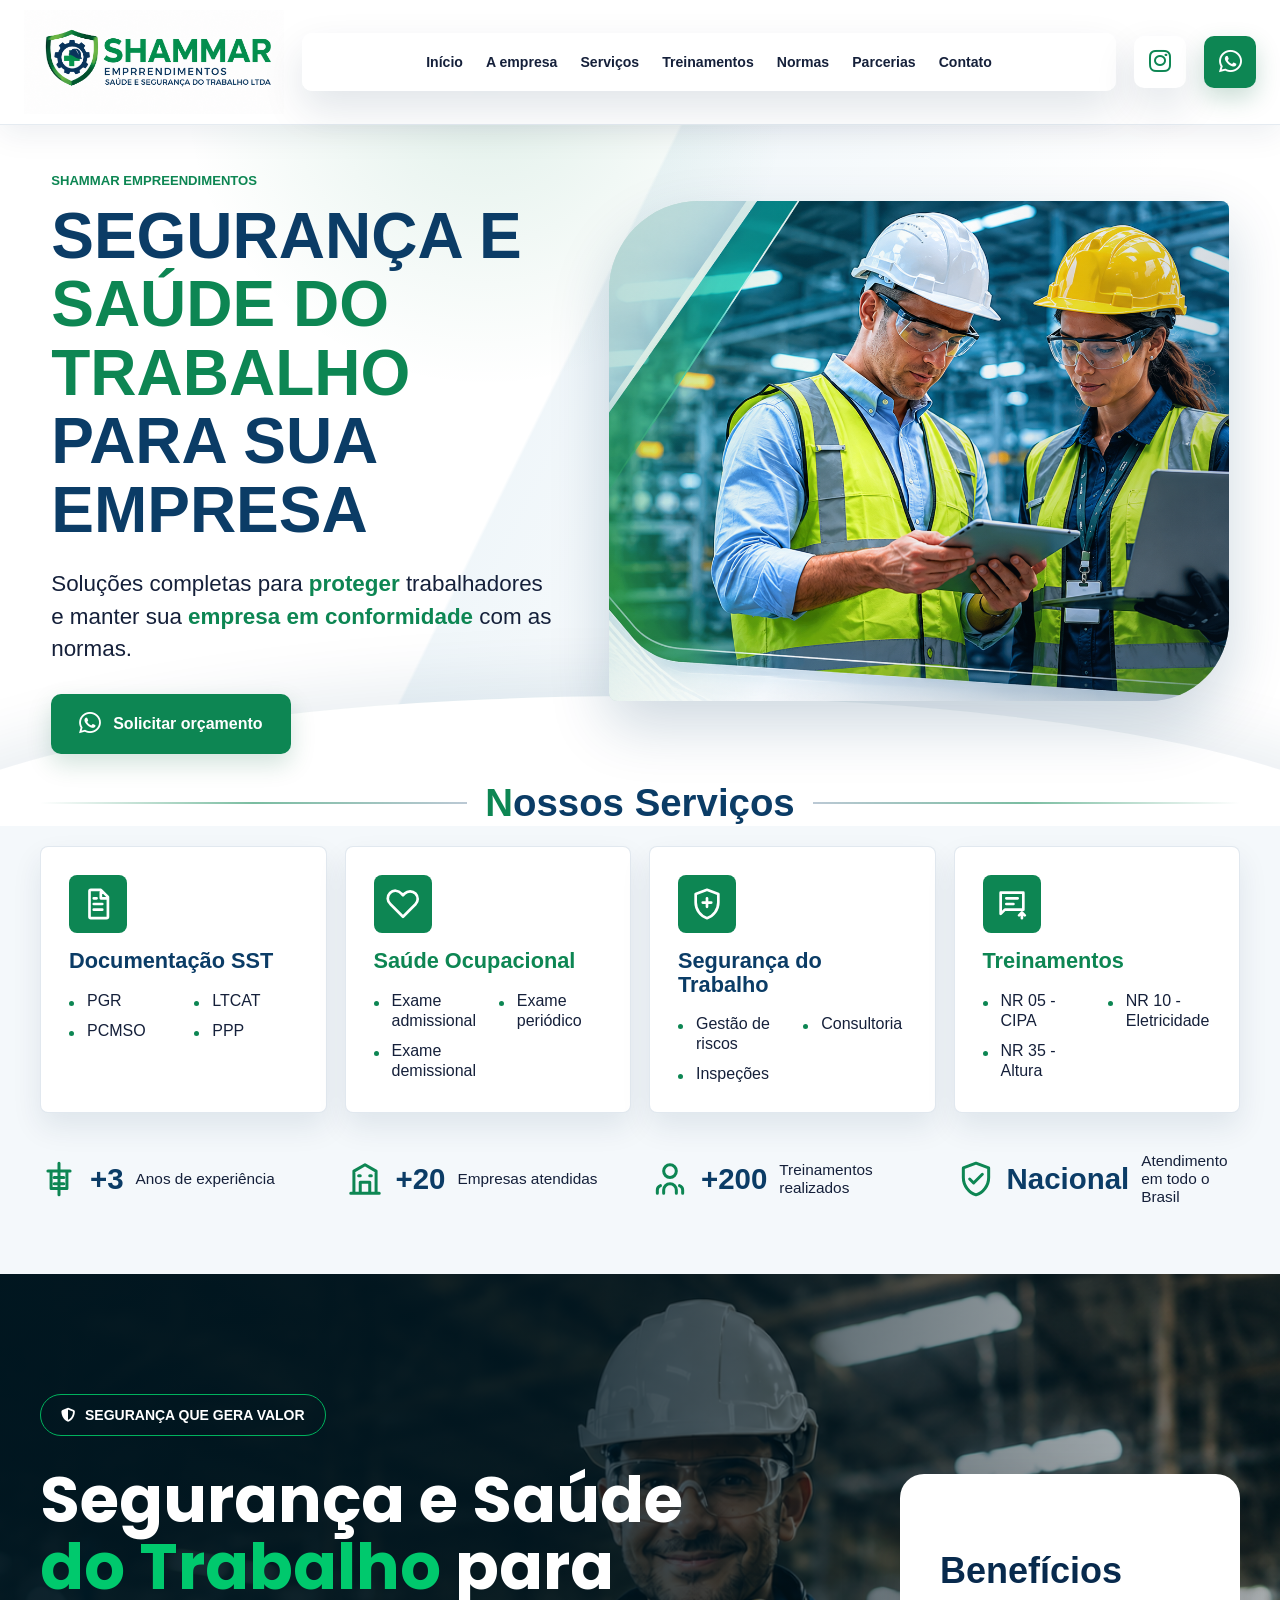
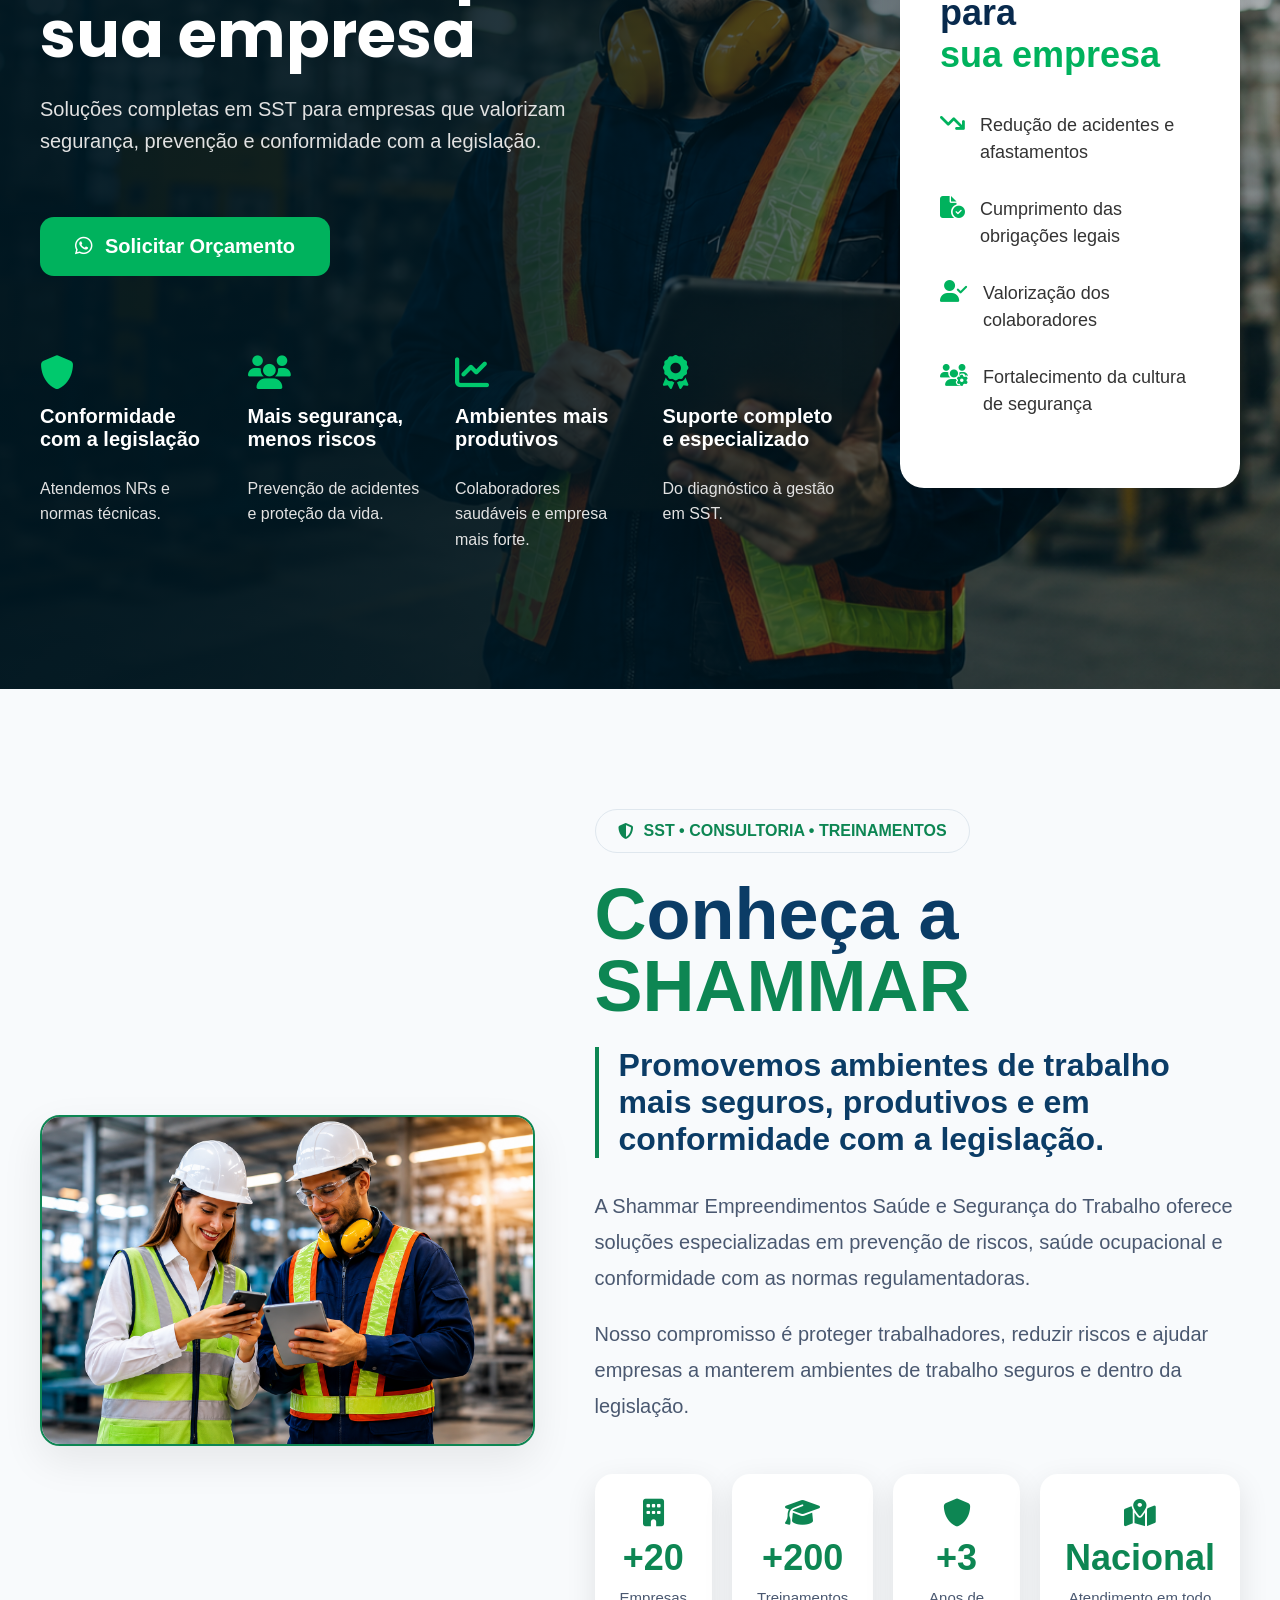
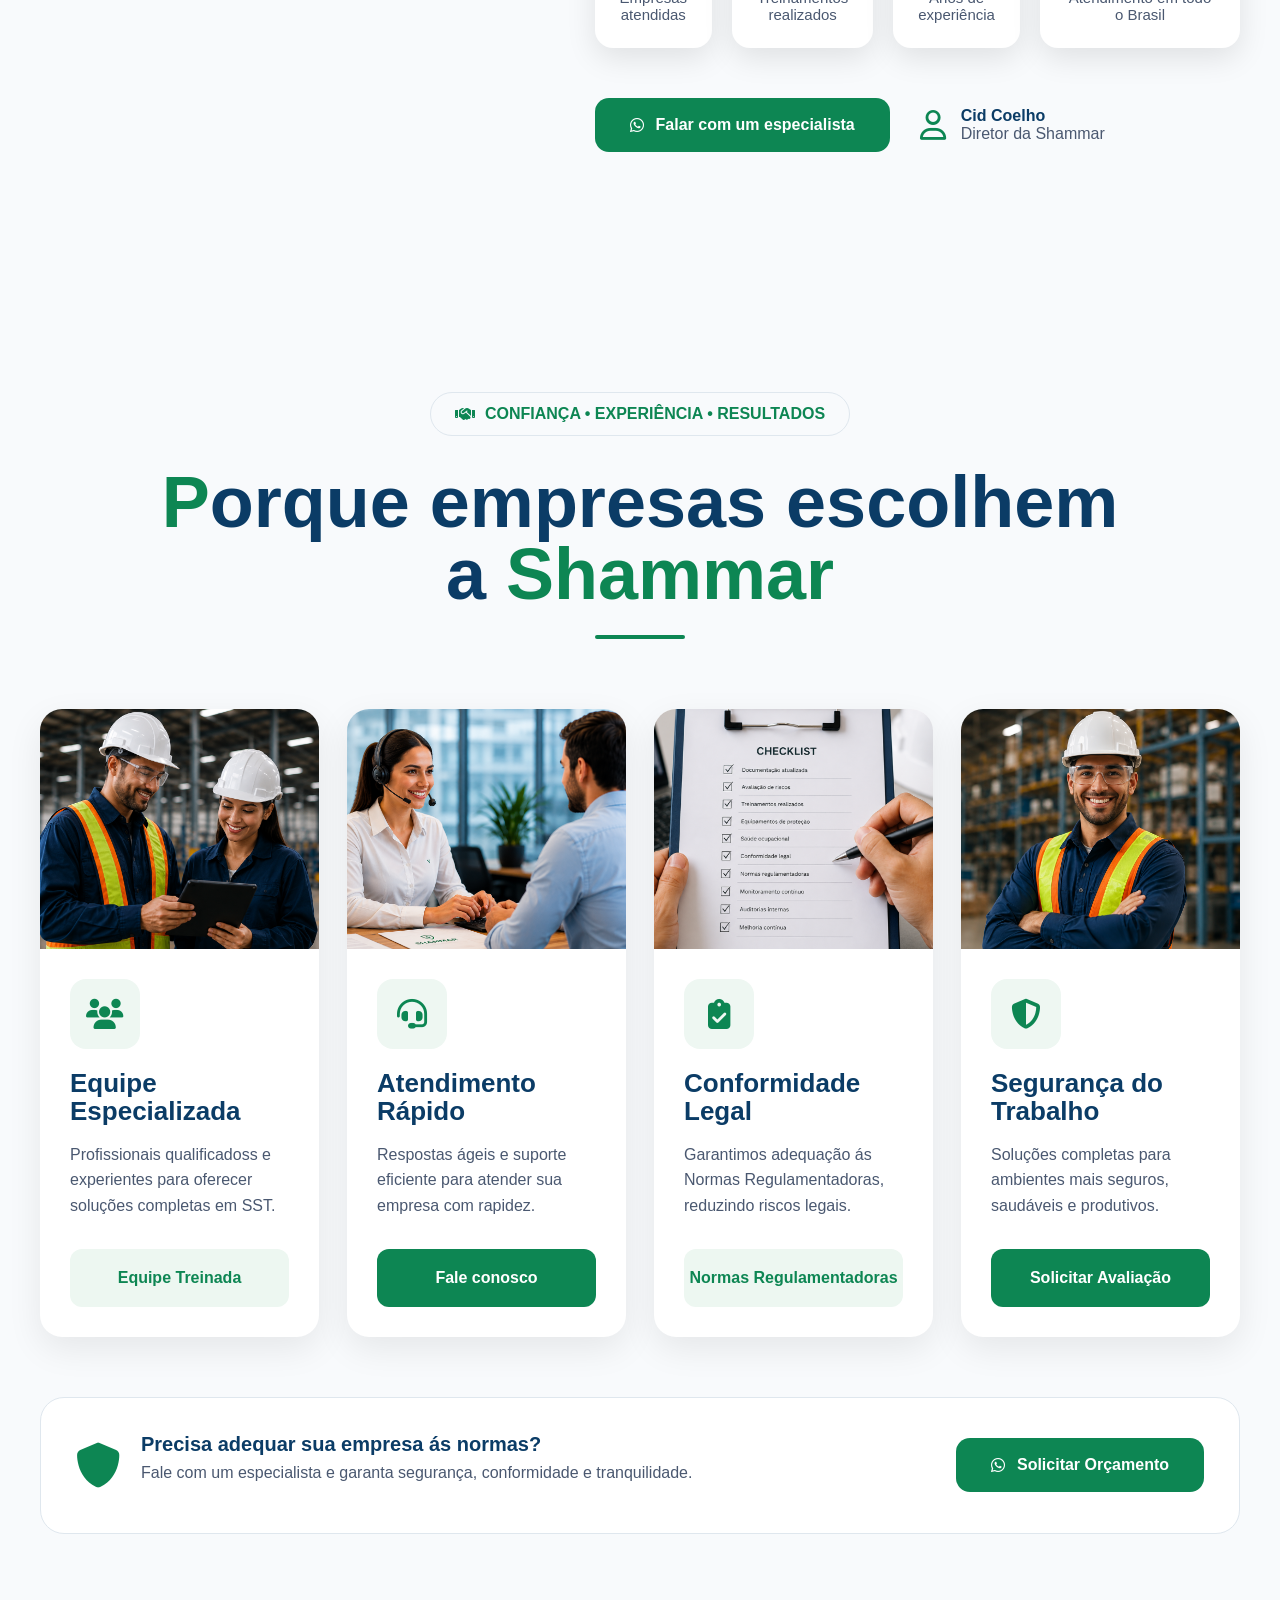
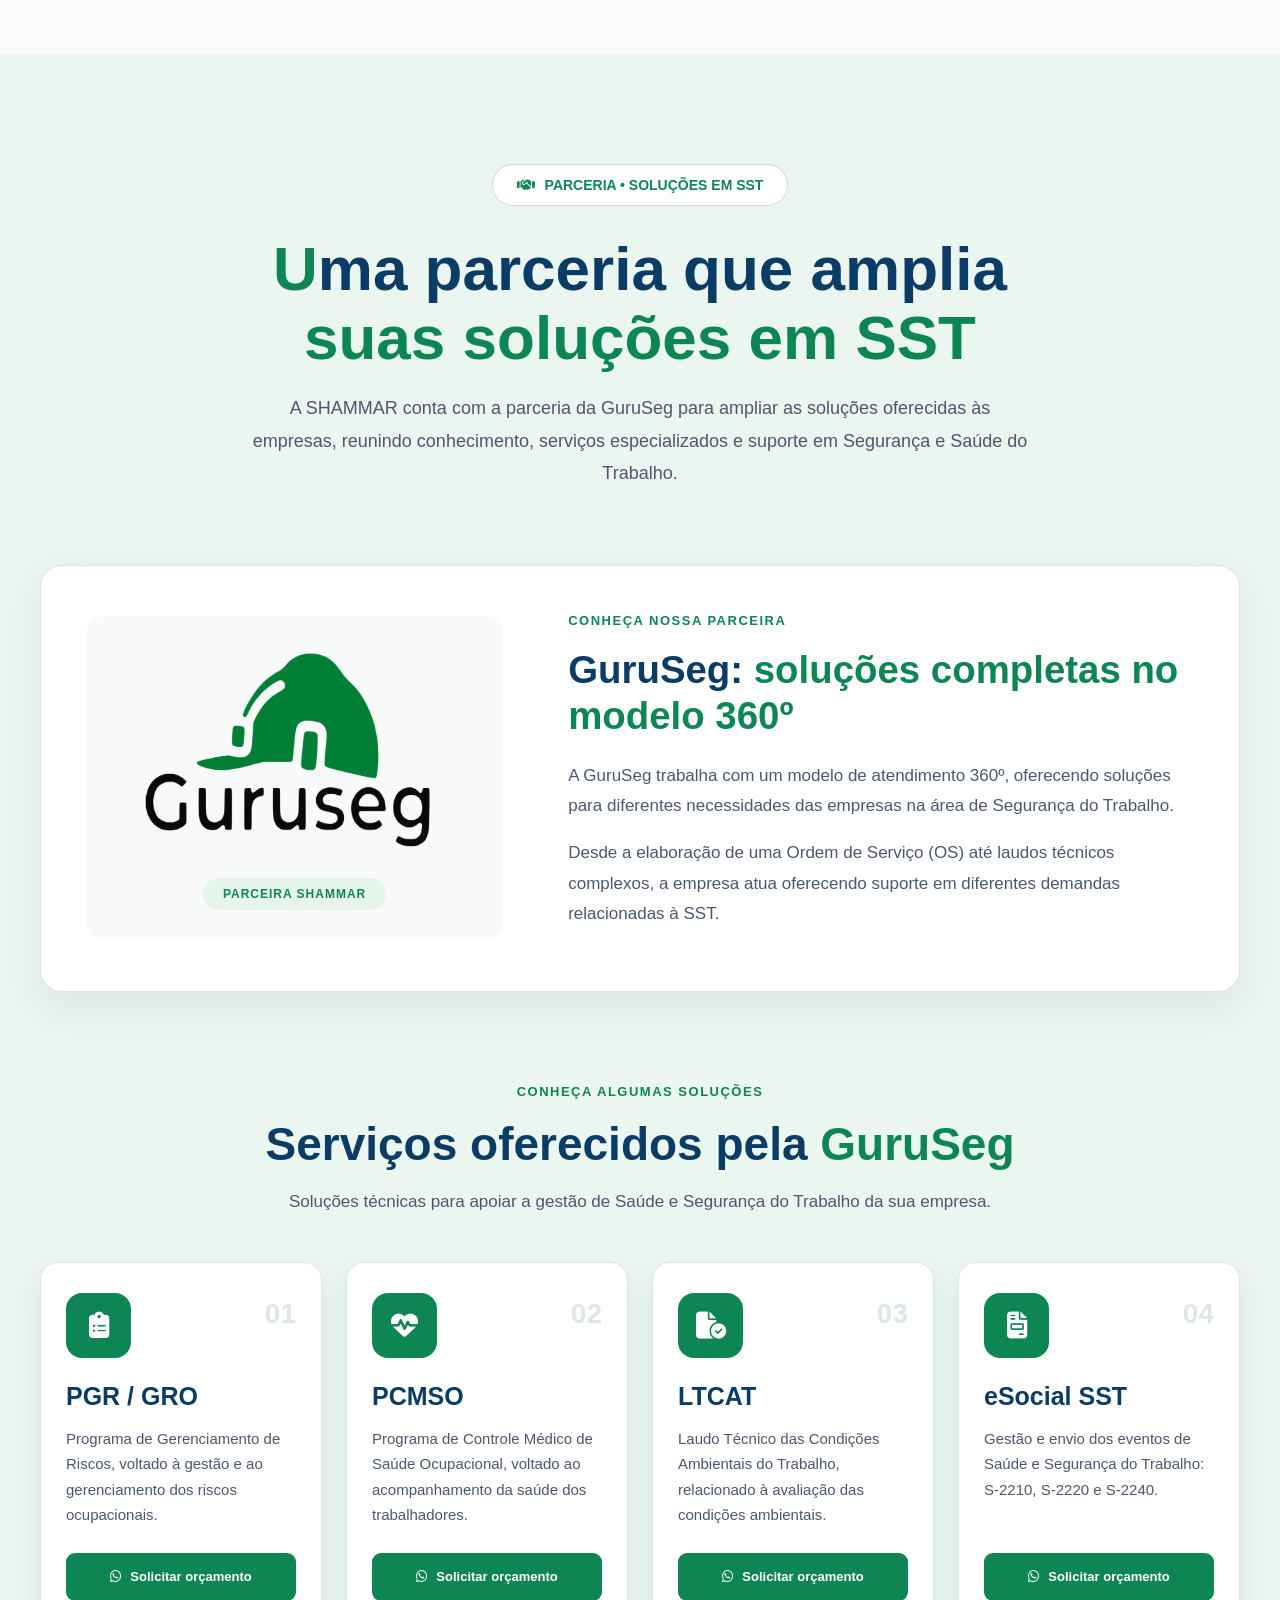
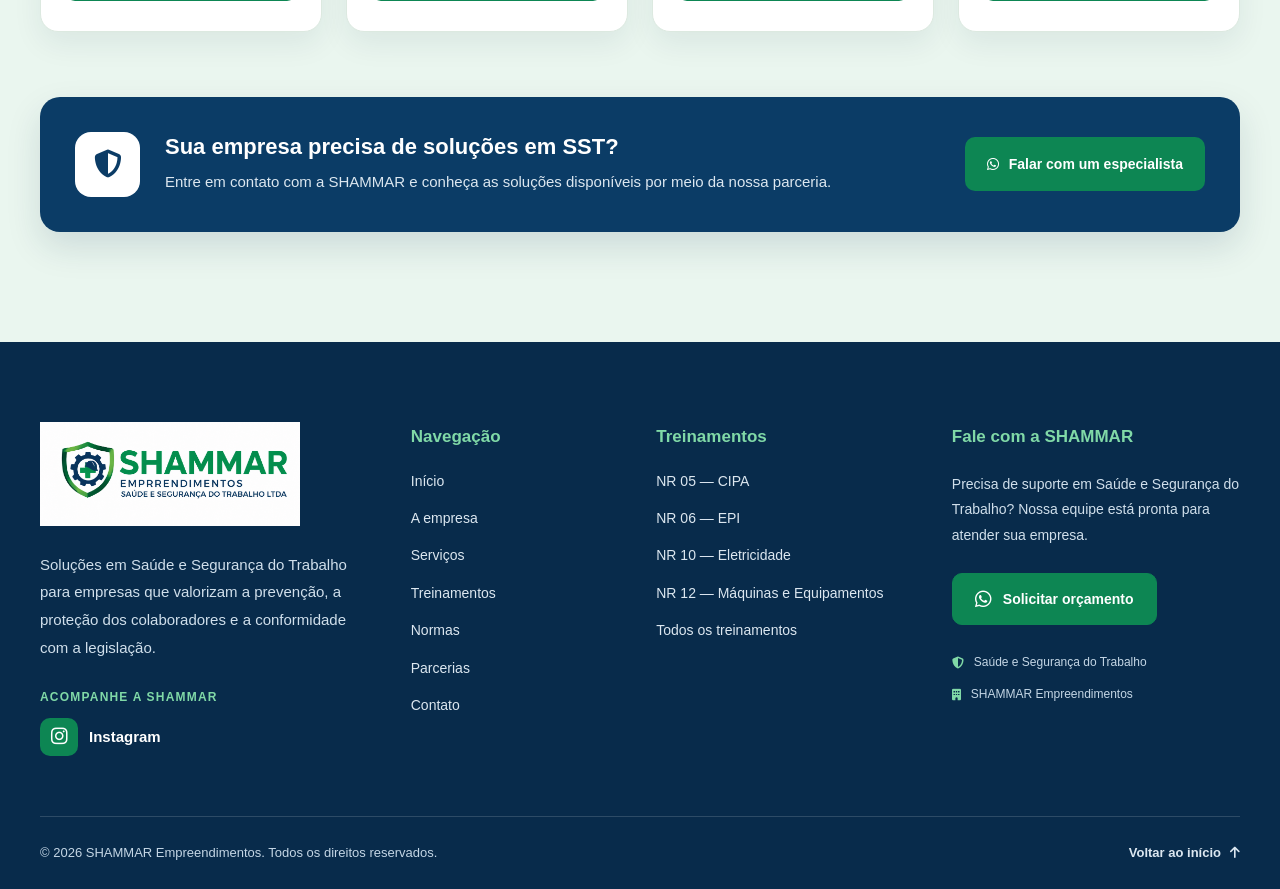
<file: index.html>
<!DOCTYPE html>
<html lang="pt-BR">
  <head>
    <meta charset="UTF-8" />
    <meta name="viewport" content="width=desvice-width, initial-scale=1.0" />
    <title>Shammar | Saúde e Segurança do Trabalho</title>
    <link rel="stylesheet" href="styles.css" />
    <link rel="stylesheet" href="https://cdnjs.cloudflare.com/ajax/libs/font-awesome/6.5.2/css/all.min.css">
    <link rel="preconnect" href="https://fonts.googleapis.com">
    <link href="https://fonts.googleapis.com/css2?family=Poppins:wght@300;400;500;600;700;800&display=swap" rel="stylesheet">
  </head>
  <body>
    <header class="site-header" id="inicio">
      <nav class="navbar" aria-label="Navegação principal">
      <div class="navbar-inner">

        <!-- LOGO -->

        <a class="brand" href="#inicio" aria-label="Shammar Empreendimentos">

          <img src="img/logo.png" alt="Shammar Empreendimentos Saúde Segurança do Trabalho LTDA" />
        </a>

        <!-- MENU -->

        <div class="nav-links">
          <a href="#inicio">Início</a>

          <a href="#sobre">A empresa</a>

          <a href="#servicos">Serviços</a>

          <a href="treinamentos.html">Treinamentos</a>

          <a href="#normas">Normas</a>

          <a href="#parcerias">Parcerias</a>

          <a href="#contato">Contato</a>
        </div>

        
<!-- BOTÃO INSTAGRAM -->
<a
    class="instagram-icon"
    href="https://www.instagram.com/shammarsst/"
    target="_blank"
    rel="noopener noreferrer"
    aria-label="Instagram da SHAMMAR"
    title="Instagram da SHAMMAR"
>
    <i class="fa-brands fa-instagram" aria-hidden="true"></i>
</a>


<!-- BOTÃO WHATSAPP / ORÇAMENTO -->
<a
    class="nav-quote"
    data-whatsapp
    href="#"
    aria-label="Solicitar orçamento pelo WhatsApp"
    title="Solicitar orçamento pelo WhatsApp"
>
    <i class="fa-brands fa-whatsapp" aria-hidden="true"></i>
</a>
        
      </nav>
      
      <section class="hero" aria-labelledby="hero-title">
        <div class="hero-copy">
          <p class="eyebrow">Shammar Empreendimentos</p>
          <h1 id="hero-title" >Segurança e<strong class="h1strong"> saúde do trabalho</strong> para sua empresa</h1>
          <p class="hero-text">
            Soluções completas para <strong class="h1strong">proteger</strong> trabalhadores e manter sua <strong class="h1strong">empresa em conformidade</strong> com as normas.
          </p>
         <div class="hero-actions">
    <a class="primary-action" data-whatsapp href="#">
        <i class="fa-brands fa-whatsapp" aria-hidden="true"></i>
        Solicitar orçamento
    </a>
</div>
        </div>

        <figure class="hero-media">
          <img src="img/imagem-header.png" alt="Profissionais de segurança do trabalho em ambiente industrial" />
        </figure>
      </section>
    </header>

    <main>
      <section class="services-section" id="servicos" aria-labelledby="services-title">
        <div class="section-heading">
          <span></span>
          <h2 id="services-title">Nossos Serviços</h2>
          <span></span>
        </div>

        <div class="service-grid">
          <article class="service-card">
            <div class="service-icon">
              <svg viewBox="0 0 24 24" aria-hidden="true">
                <path d="M7 2h7l5 5v14a1 1 0 0 1-1 1H7a1 1 0 0 1-1-1V3a1 1 0 0 1 1-1Zm7 1.7V8h4.3M9 12h6M9 16h6M9 8h2" />
              </svg>
            </div>
            <h3>Documentação SST</h3>
            <ul>
              <li>PGR</li>
              <li>LTCAT</li>
              <li>PCMSO</li>
              <li>PPP</li>
            </ul>
          </article>

          <article class="service-card">
            <div class="service-icon">
              <svg viewBox="0 0 24 24" aria-hidden="true">
                <path d="M20.8 4.6a5.4 5.4 0 0 0-7.6 0L12 5.8l-1.2-1.2a5.4 5.4 0 1 0-7.6 7.6L12 21l8.8-8.8a5.4 5.4 0 0 0 0-7.6Z" />
              </svg>
            </div>
            <h3>Saúde Ocupacional</h3>
            <ul>
              <li>Exame admissional</li>
              <li>Exame periódico</li>
              <li>Exame demissional</li>
            </ul>
          </article>

          <article class="service-card">
            <div class="service-icon">
              <svg viewBox="0 0 24 24" aria-hidden="true">
                <path d="M12 2 4 5v6c0 5 3.4 9.6 8 11 4.6-1.4 8-6 8-11V5l-8-3Zm0 6v6M9 11h6" />
              </svg>
            </div>
            <h3>Segurança do Trabalho</h3>
            <ul>
              <li>Gestão de riscos</li>
              <li>Consultoria</li>
              <li>Inspeções</li>
            </ul>
          </article>

          <article class="service-card" id="treinamentos">
            <div class="service-icon">
              <svg viewBox="0 0 24 24" aria-hidden="true">
                <path d="M4 4h16v12H7l-3 3V4Zm4 4h8M8 12h5M17 20l2-2 2 2M19 18v4" />
              </svg>
            </div>
            <h3>Treinamentos</h3>
            <ul>
              <li>NR 05 - CIPA</li>
              <li>NR 10 - Eletricidade</li>
              <li>NR 35 - Altura</li>
            </ul>
          </article>
        </div>

        <div class="stats" id="empresa" aria-label="Informações resumidas da empresa">
          <div class="stat">
            <svg viewBox="0 0 24 24" aria-hidden="true">
              <path d="M12 2v20M5 7h14M7 7v11h10V7M9 11h6M9 15h6" />
            </svg>
            <strong>+3</strong>
            <span>Anos de experiência</span>
          </div>
          <div class="stat">
            <svg viewBox="0 0 24 24" aria-hidden="true">
              <path d="M3 21h18M5 21V7l7-4 7 4v14M9 21v-7h6v7M8 10h1M15 10h1" />
            </svg>
            <strong>+20</strong>
            <span>Empresas atendidas</span>
          </div>
          <div class="stat">
            <svg viewBox="0 0 24 24" aria-hidden="true">
              <path d="M16 21v-2a4 4 0 0 0-8 0v2M12 11a4 4 0 1 0 0-8 4 4 0 0 0 0 8ZM20 21v-2a3 3 0 0 0-2-2.8M4 21v-2a3 3 0 0 1 2-2.8" />
            </svg>
            <strong>+200</strong>
            <span>Treinamentos realizados</span>
          </div>
          <div class="stat">
            <svg viewBox="0 0 24 24" aria-hidden="true">
              <path d="M12 2 4 5v6c0 5 3.4 9.6 8 11 4.6-1.4 8-6 8-11V5l-8-3ZM8 12l2.5 2.5L16 9" />
            </svg>
            <strong>Nacional</strong>
            <span>Atendimento em todo o Brasil</span>
          </div>
        </div>
      </section>

      <section class="placeholder-section" id="normas" aria-label="Normas"></section>

      <!-- SEÇÃO: SEGUANÇA QUE GERA VALOR: -->
       <section class="hero-sec1">

    <div class="hero-image">

        <img
            src="img/body-img-inicio.png"
            alt="Profissional de Segurança do Trabalho">

    </div>

    <div class="hero-overlay"></div>

    <div class="hero-container">

                <!-- Conteúdo esquerdo -->
                <div class="hero-content">

                    <span class="hero-badge">
                        <i class="fa-solid fa-shield-halved"></i>
                        SEGURANÇA QUE GERA VALOR
                    </span>

                    <h1 class="h1-sec1">
                        Segurança e Saúde
                        <span>do Trabalho</span>
                        para sua empresa
                    </h1>

                    <p>
                        Soluções completas em SST para empresas que valorizam
                        segurança, prevenção e conformidade com a legislação.
                    </p>

                    <a href="https://wa.me/5591982747641?text=Olá,%20gostaria%20de%20solicitar%20um%20orçamento%20para%20serviços%20de%20SST."
                        target="_blank" class="btn-whatsapp">
                        <i class="fa-brands fa-whatsapp"></i>
                        Solicitar Orçamento
                    </a>

                    <div class="hero-features">

                        <div class="feature">
                            <i class="fa-solid fa-shield"></i>
                            <h4>Conformidade com a legislação</h4>
                            <p>Atendemos NRs e normas técnicas.</p>
                        </div>

                        <div class="feature">
                            <i class="fa-solid fa-users"></i>
                            <h4>Mais segurança, menos riscos</h4>
                            <p>Prevenção de acidentes e proteção da vida.</p>
                        </div>

                        <div class="feature">
                            <i class="fa-solid fa-chart-line"></i>
                            <h4>Ambientes mais produtivos</h4>
                            <p>Colaboradores saudáveis e empresa mais forte.</p>
                        </div>

                        <div class="feature">
                            <i class="fa-solid fa-award"></i>
                            <h4>Suporte completo e especializado</h4>
                            <p>Do diagnóstico à gestão em SST.</p>
                        </div>

                    </div>

                </div>

                <!-- Card lateral -->
                <div class="benefits-card">

                    <h3>
                        Benefícios para
                        <span>sua empresa</span>
                    </h3>

                    <ul>

                        <li>
                            <i class="fa-solid fa-arrow-trend-down"></i>
                            Redução de acidentes e afastamentos
                        </li>

                        <li>
                            <i class="fa-solid fa-file-circle-check"></i>
                            Cumprimento das obrigações legais
                        </li>

                        <li>
                            <i class="fa-solid fa-user-check"></i>
                            Valorização dos colaboradores
                        </li>

                        <li>
                            <i class="fa-solid fa-users-gear"></i>
                            Fortalecimento da cultura de segurança
                        </li>

                    </ul>

                </div>

            </div>

        </section>

        <!-- SEÇÃO: CONHEÇA A SHAMMAR: -->
       <section class="about-shammar" id="sobre">

    <div class="about-container">

        <!-- FOTO -->
        <div class="about-image">

            <!-- ADICIONE SUA IMAGEM AQUI -->
            <img src="img/img-fundo-sbr.png" alt="Equipe Shammar">

        </div>

        <!-- CONTEÚDO -->
        <div class="about-content">

            <span class="about-badge">
                <i class="fa-solid fa-shield-halved"></i>
                SST • CONSULTORIA • TREINAMENTOS
            </span>

            <h2>
                Conheça a
                <span>SHAMMAR</span>
            </h2>

            <div class="about-highlight">

                <p>
                    Promovemos ambientes de trabalho mais seguros,
                    produtivos e em conformidade com a legislação.
                </p>

            </div>

            <p class="about-text">

                A Shammar Empreendimentos Saúde e Segurança do Trabalho
                oferece soluções especializadas em prevenção de riscos,
                saúde ocupacional e conformidade com as normas
                regulamentadoras.

            </p>

            <p class="about-text">

                Nosso compromisso é proteger trabalhadores,
                reduzir riscos e ajudar empresas a manterem
                ambientes de trabalho seguros e dentro da legislação.

            </p>

            <!-- ESTATÍSTICAS -->
            <div class="about-stats">

                <div class="about-stat">
                    <i class="fa-solid fa-building"></i>
                    <strong>+20</strong>
                    <span>Empresas atendidas</span>
                </div>

                <div class="about-stat">
                    <i class="fa-solid fa-graduation-cap"></i>
                    <strong>+200</strong>
                    <span>Treinamentos realizados</span>
                </div>

                <div class="about-stat">
                    <i class="fa-solid fa-shield"></i>
                    <strong>+3</strong>
                    <span>Anos de experiência</span>
                </div>

                <div class="about-stat">
                    <i class="fa-solid fa-map-location-dot"></i>
                    <strong>Nacional</strong>
                    <span>Atendimento em todo o Brasil</span>
                </div>

            </div>

            <!-- RODAPÉ -->
            <div class="about-footer">

                <a href="#" class="about-btn" data-whatsapp>

                    <i class="fa-brands fa-whatsapp"></i>
                    Falar com um especialista

                </a>

                <div class="about-director">

                    <i class="fa-regular fa-user"></i>

                    <div>

                        <strong>Cid Coelho</strong>
                        <span>Diretor da Shammar</span>

                    </div>

                </div>

            </div>

        </div>

    </div>

</section>

<!-- SEÇÃO: PORQUE AS EMPRESAS ESCOLHEM A SHAMMAR: -->
 <section class="why-shammar">
  <div class="why-header">
    <span class="why-badge">
      <i class="fa-solid fa-handshake"></i>
      CONFIANÇA • EXPERIÊNCIA • RESULTADOS
    </span>
    <h2>
      Porque empresas escolhem a <span>Shammar</span>
    </h2>
    <div class="why-line"></div> <!--Linha verde abaixo-->
  </div>
  <div class="why-grid">
    <!-- CARD 01 -->
     <article class="why-card">
      <div class="why-image">
        <img src="img/equipe-especializada.png" alt="Imagem dos profissionais da equipe Especializada">
      </div>
      <div class="why-body">
        <div class="why-icon">
          <i class="fa-solid fa-users"></i>
          
        </div>
        <h3>
          Equipe Especializada
        </h3>
        <p>
         Profissionais qualificadoss e experientes para oferecer soluções completas em SST.
        </p>
        <span class="why-label">
          Equipe Treinada
        </span>
      </div>

     </article>
     <!-- CARD 02 -->
     <article class="why-card">
      <div class="why-image">
        <img src="img/atendimento-rapido.png" alt="Imagem dos profissionais do atendimento">
      </div>
      <div class="why-body">
        <div class="why-icon">
          <i class="fa-solid fa-headset"></i>
        </div>
        <h3>
          Atendimento Rápido
        </h3>
        <p>
          Respostas ágeis e suporte eficiente para atender sua empresa com rapidez.
        </p>
        <a href="#" class="why-btn" data-whatsapp-atendimento>
          Fale conosco
        </a>
      </div>

     </article>
     <!-- CARD 03 -->
      <article class="why-card">
        <div  class="why-image">
          <img src="img/conformidade-legal.png" alt="Imagem do Checklist de segurança">
        </div>
        <div class="why-body">
          <div class="why-icon">
            <i class="fa-solid fa-clipboard-check"></i>
          </div>
          <h3>
            Conformidade Legal
          </h3>
          <p>
            Garantimos adequação ás Normas Regulamentadoras, reduzindo riscos legais.
          </p>
          <span class="why-label">
            Normas Regulamentadoras
          </span>
        </div>
      </article>
      <!-- CARD 04 -->
       <article class="why-card">
        <div class="why-image">
          <img src="img/seguranca-trabalho.png" alt="Imagem de um trabalhador com os braços cruzados sorrindo.">
        </div>
        <div class="why-body">
          <div class="why-icon">
            <i class="fa-solid fa-shield-halved"></i>
          </div>
          <h3>
            Segurança do Trabalho
          </h3>
          <p>
            Soluções completas para ambientes mais seguros, saudáveis e produtivos.
          </p>
          <a href="#" class="why-btn" data-whatsapp-avaliacao>
            Solicitar Avaliação
          </a>
        </div>
       </article>
  </div>
  <!-- CTA FINAL -->
   <div class="why-cta">
    <div class="why-cta-left">
      <i class="fa-solid fa-shield"></i>
      <div>
        <h4>
          Precisa adequar sua empresa ás normas?
        </h4>
        <p>
          Fale com um especialista e garanta segurança, conformidade e tranquilidade. 
        </p>
      </div>
    </div>
    <a href="https://wa.me/+559182747641?text=Olá,%20gostaria%20de%20solicitar%20um%20orçamento." target="_blank" class="why-cta-btn">
      <i class="fa-brands fa-whatsapp"></i>
       Solicitar Orçamento
    </a>
   </div>
</section>

<!-- =====================================================
     SEÇÃO: PARCERIA SHAMMAR + GURUSEG
===================================================== -->

<section class="parceria-guruseg" id="parcerias">

    <div class="parceria-container">

        <!-- CABEÇALHO -->
        <div class="parceria-header">

            <span class="parceria-badge">
                <i class="fa-solid fa-handshake"></i>
                PARCERIA • SOLUÇÕES EM SST
            </span>

            <h2>
                Uma parceria que amplia
                <span>suas soluções em SST</span>
            </h2>

            <p>
                A SHAMMAR conta com a parceria da GuruSeg para ampliar
                as soluções oferecidas às empresas, reunindo conhecimento,
                serviços especializados e suporte em Segurança e Saúde
                do Trabalho.
            </p>

        </div>

        <!-- APRESENTAÇÃO DA GURUSEG -->
        <div class="parceria-apresentacao">

            <div class="parceria-logo">

                <img
                    src="img/parcerias/guruseg-logo.png"
                    alt="Logo GuruSeg"
                    loading="lazy"
                >

                <span>PARCEIRA SHAMMAR</span>

            </div>

            <div class="parceria-texto">

                <span class="parceria-subtitulo">
                    CONHEÇA NOSSA PARCEIRA
                </span>

                <h3>
                    GuruSeg:
                    <span>soluções completas no modelo 360º</span>
                </h3>

                <p>
                    A GuruSeg trabalha com um modelo de atendimento 360º,
                    oferecendo soluções para diferentes necessidades
                    das empresas na área de Segurança do Trabalho.
                </p>

                <p>
                    Desde a elaboração de uma Ordem de Serviço (OS)
                    até laudos técnicos complexos, a empresa atua
                    oferecendo suporte em diferentes demandas
                    relacionadas à SST.
                </p>

            </div>

        </div>

        <!-- SERVIÇOS DA GURUSEG -->
        <div class="parceria-servicos-header">

            <span>CONHEÇA ALGUMAS SOLUÇÕES</span>

            <h3>
                Serviços oferecidos pela
                <strong>GuruSeg</strong>
            </h3>

            <p>
                Soluções técnicas para apoiar a gestão de Saúde
                e Segurança do Trabalho da sua empresa.
            </p>

        </div>

        <div class="parceria-grid">

            <!-- PGR / GRO -->
            <article class="parceria-card">

                <div class="parceria-card-icon">
                    <i class="fa-solid fa-clipboard-list"></i>
                </div>

                <span class="parceria-numero">01</span>

                <h4>PGR / GRO</h4>

                <p>
                    Programa de Gerenciamento de Riscos,
                    voltado à gestão e ao gerenciamento
                    dos riscos ocupacionais.
                </p>

                <a href="#" data-whatsapp>
                    <i class="fa-brands fa-whatsapp"></i>
                    Solicitar orçamento
                </a>

            </article>

            <!-- PCMSO -->
            <article class="parceria-card">

                <div class="parceria-card-icon">
                    <i class="fa-solid fa-heart-pulse"></i>
                </div>

                <span class="parceria-numero">02</span>

                <h4>PCMSO</h4>

                <p>
                    Programa de Controle Médico de Saúde
                    Ocupacional, voltado ao acompanhamento
                    da saúde dos trabalhadores.
                </p>

                <a href="#" data-whatsapp>
                    <i class="fa-brands fa-whatsapp"></i>
                    Solicitar orçamento
                </a>

            </article>

            <!-- LTCAT -->
            <article class="parceria-card">

                <div class="parceria-card-icon">
                    <i class="fa-solid fa-file-circle-check"></i>
                </div>

                <span class="parceria-numero">03</span>

                <h4>LTCAT</h4>

                <p>
                    Laudo Técnico das Condições Ambientais
                    do Trabalho, relacionado à avaliação
                    das condições ambientais.
                </p>

                <a href="#" data-whatsapp>
                    <i class="fa-brands fa-whatsapp"></i>
                    Solicitar orçamento
                </a>

            </article>

            <!-- ESOCIAL -->
            <article class="parceria-card">

                <div class="parceria-card-icon">
                    <i class="fa-solid fa-file-invoice"></i>
                </div>

                <span class="parceria-numero">04</span>

                <h4>eSocial SST</h4>

                <p>
                    Gestão e envio dos eventos de Saúde
                    e Segurança do Trabalho:
                    S-2210, S-2220 e S-2240.
                </p>

                <a href="#" data-whatsapp>
                    <i class="fa-brands fa-whatsapp"></i>
                    Solicitar orçamento
                </a>

            </article>

        </div>

        <!-- CTA FINAL -->
        <div class="parceria-cta">

            <div class="parceria-cta-icon">
                <i class="fa-solid fa-shield-halved"></i>
            </div>

            <div class="parceria-cta-texto">

                <h3>
                    Sua empresa precisa de soluções em SST?
                </h3>

                <p>
                    Entre em contato com a SHAMMAR e conheça
                    as soluções disponíveis por meio da nossa parceria.
                </p>

            </div>

            <a href="#" data-whatsapp>
                <i class="fa-brands fa-whatsapp"></i>
                Falar com um especialista
            </a>

        </div>

    </div>

</section>

<!-- =====================================================
     FOOTER — SHAMMAR
===================================================== -->

<footer class="footer-shammar" id="contato">

    <div class="footer-container">

        <!-- ÁREA PRINCIPAL -->
        <div class="footer-main">

            <!-- MARCA -->
            <div class="footer-brand">

                <a href="#inicio" aria-label="SHAMMAR - Página inicial">
                    <img
                        src="img/logo.png"
                        alt="SHAMMAR Empreendimentos"
                        loading="lazy"
                    >
                </a>

                <p>
                    Soluções em Saúde e Segurança do Trabalho
                    para empresas que valorizam a prevenção,
                    a proteção dos colaboradores e a conformidade
                    com a legislação.
                </p>

                <div class="footer-social">

                    <span>ACOMPANHE A SHAMMAR</span>

                    <a
                        href="https://www.instagram.com/shammarsst/"
                        target="_blank"
                        rel="noopener noreferrer"
                        aria-label="Instagram da SHAMMAR"
                    >
                        <i class="fa-brands fa-instagram"></i>
                        Instagram
                    </a>

                </div>

            </div>

            <!-- NAVEGAÇÃO -->
            <div class="footer-column">

                <h3>Navegação</h3>

                <a href="#inicio">Início</a>
                <a href="#sobre">A empresa</a>
                <a href="#servicos">Serviços</a>
                <a href="treinamentos.html">Treinamentos</a>
                <a href="#normas">Normas</a>
                <a href="#parcerias">Parcerias</a>
                <a href="#contato">Contato</a>

            </div>

            <!-- TREINAMENTOS -->
            <div class="footer-column">

                <h3>Treinamentos</h3>

                <a href="nr05.html">NR 05 — CIPA</a>
                <a href="nr06.html">NR 06 — EPI</a>
                <a href="nr10.html">NR 10 — Eletricidade</a>
                <a href="nr12.html">NR 12 — Máquinas e Equipamentos</a>
                <a href="treinamentos.html">Todos os treinamentos</a>

            </div>

            <!-- CONTATO -->
            <div class="footer-contact">

                <h3>Fale com a SHAMMAR</h3>

                <p>
                    Precisa de suporte em Saúde e Segurança
                    do Trabalho? Nossa equipe está pronta
                    para atender sua empresa.
                </p>

                <a
                    href="#"
                    class="footer-whatsapp"
                    data-whatsapp
                >
                    <i class="fa-brands fa-whatsapp"></i>
                    Solicitar orçamento
                </a>

                <div class="footer-contact-info">

                    <span>
                        <i class="fa-solid fa-shield-halved"></i>
                        Saúde e Segurança do Trabalho
                    </span>

                    <span>
                        <i class="fa-solid fa-building"></i>
                        SHAMMAR Empreendimentos
                    </span>

                </div>

            </div>

        </div>

        <!-- FAIXA INFERIOR -->
        <div class="footer-bottom">

            <p>
                © <span id="footer-ano">2026</span>
                SHAMMAR Empreendimentos.
                Todos os direitos reservados.
            </p>

            <a href="#inicio">
                Voltar ao início
                <i class="fa-solid fa-arrow-up"></i>
            </a>

        </div>

    </div>

</footer>


     
    </main>

    <script>
      const whatsappNumber = "+559182747641";
      const message = "Olá, gostaria de solicitar um orçamento para serviços de SST.";
      const whatsappUrl = `https://wa.me/${whatsappNumber}?text=${encodeURIComponent(message)}`;

      document.querySelectorAll("[data-whatsapp]").forEach((link) => {
        link.href = whatsappUrl;
        link.target = "_blank";
        link.rel = "noopener noreferrer";
      });

      const footerAno = document.getElementById("footer-ano");

if (footerAno) {
    footerAno.textContent = new Date().getFullYear();
}
    </script>
  </body>
</html>
</file>
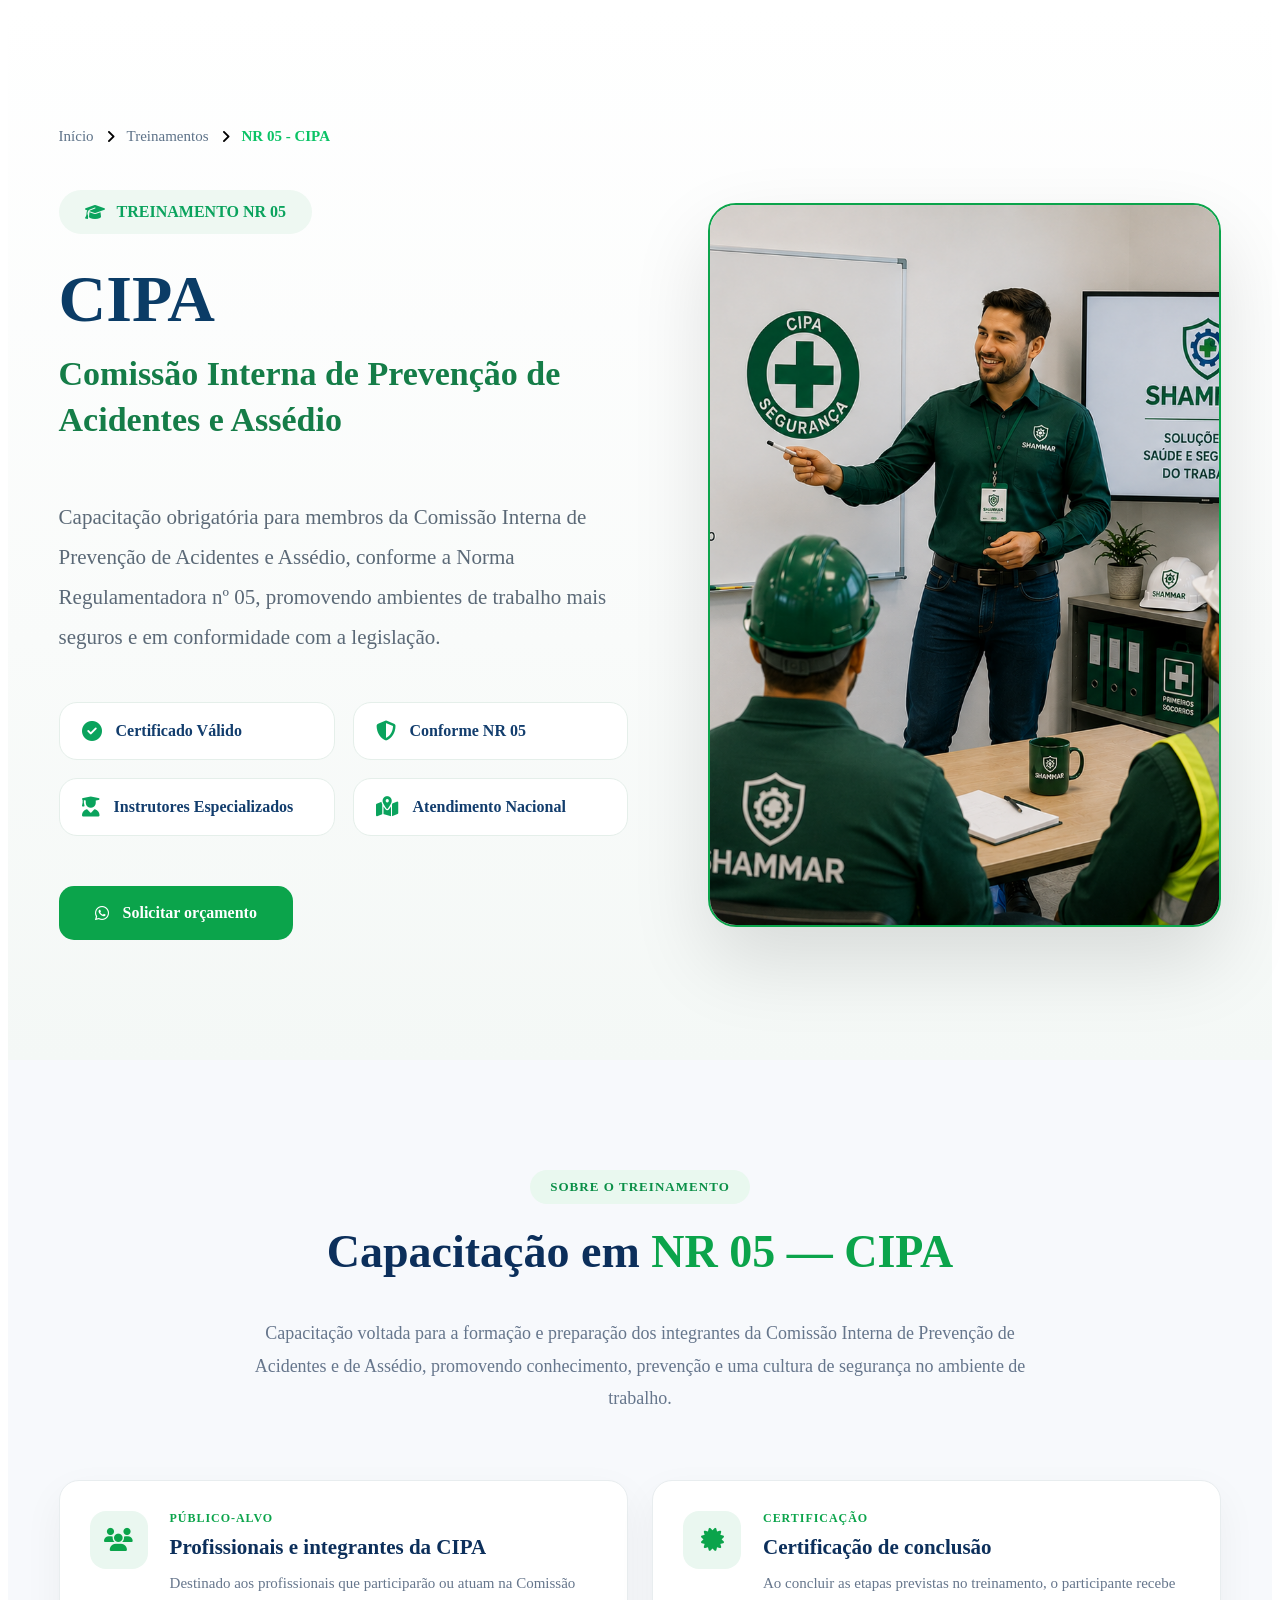
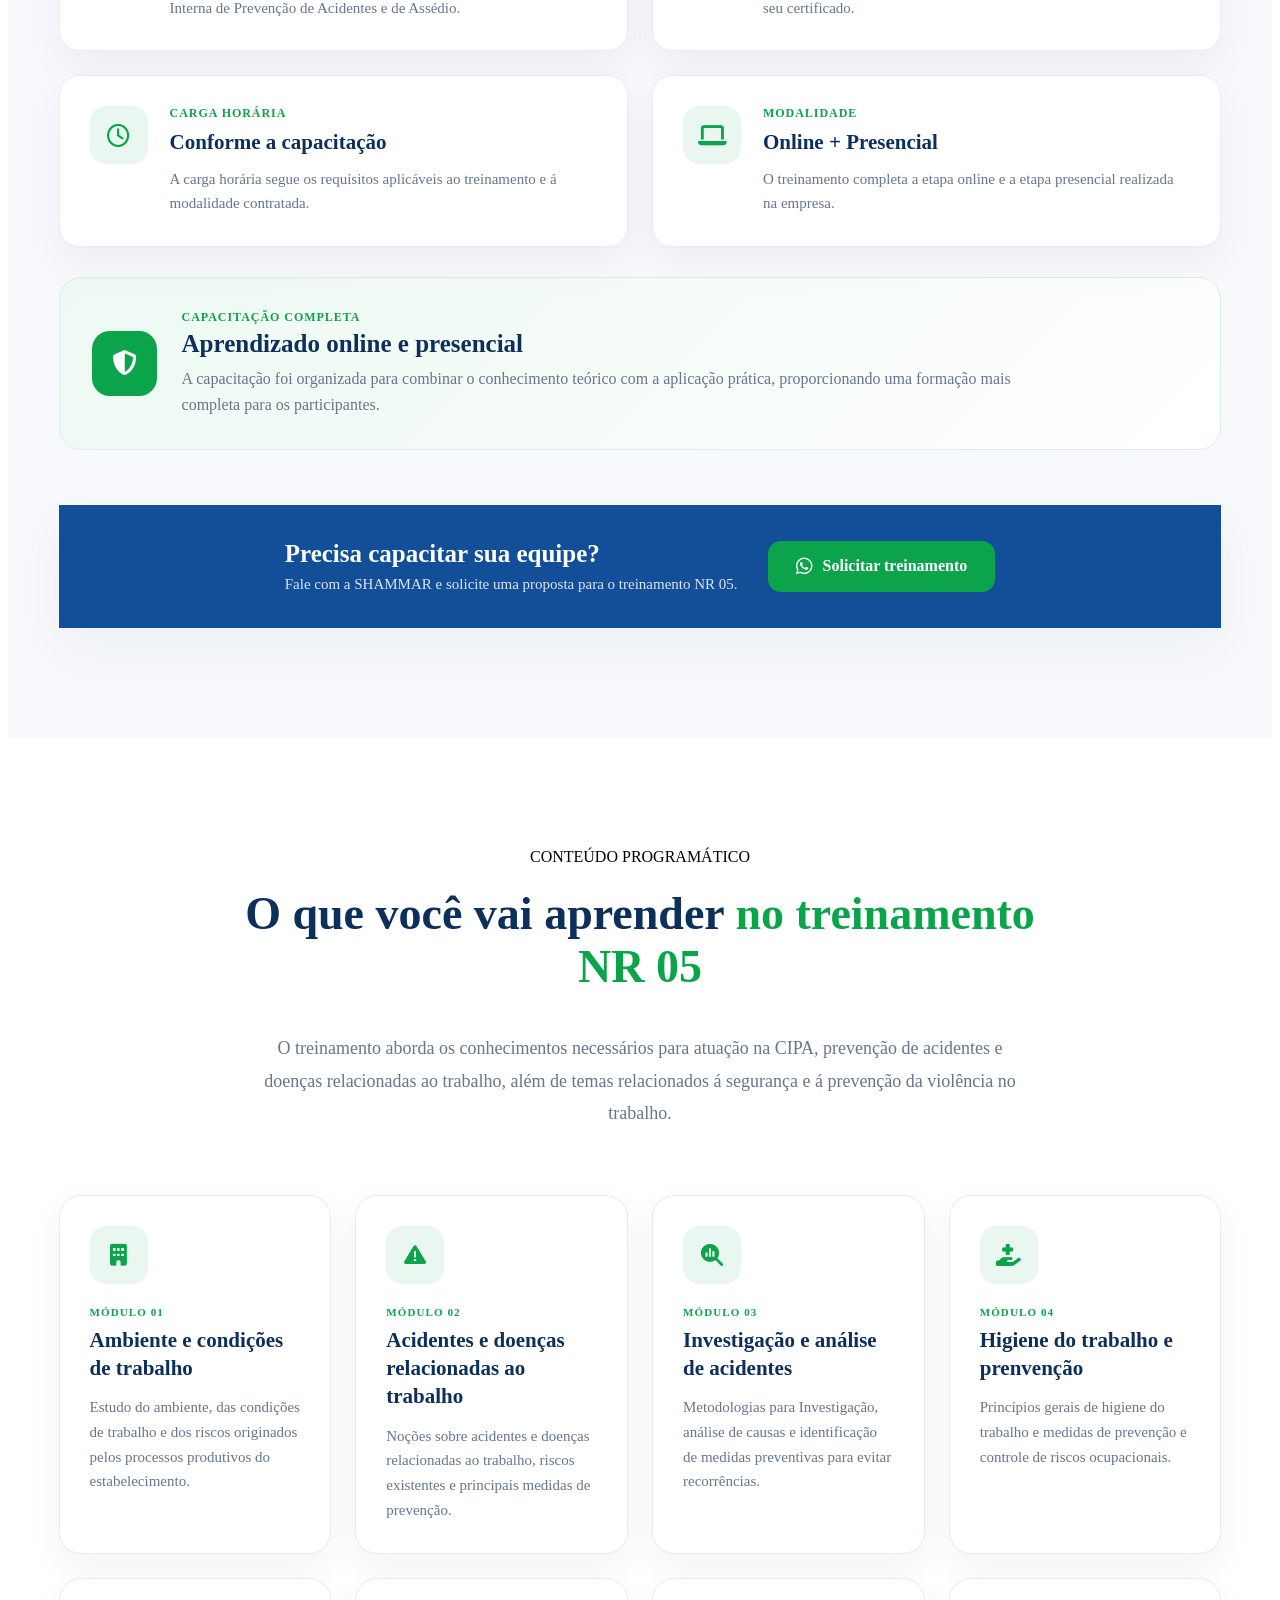
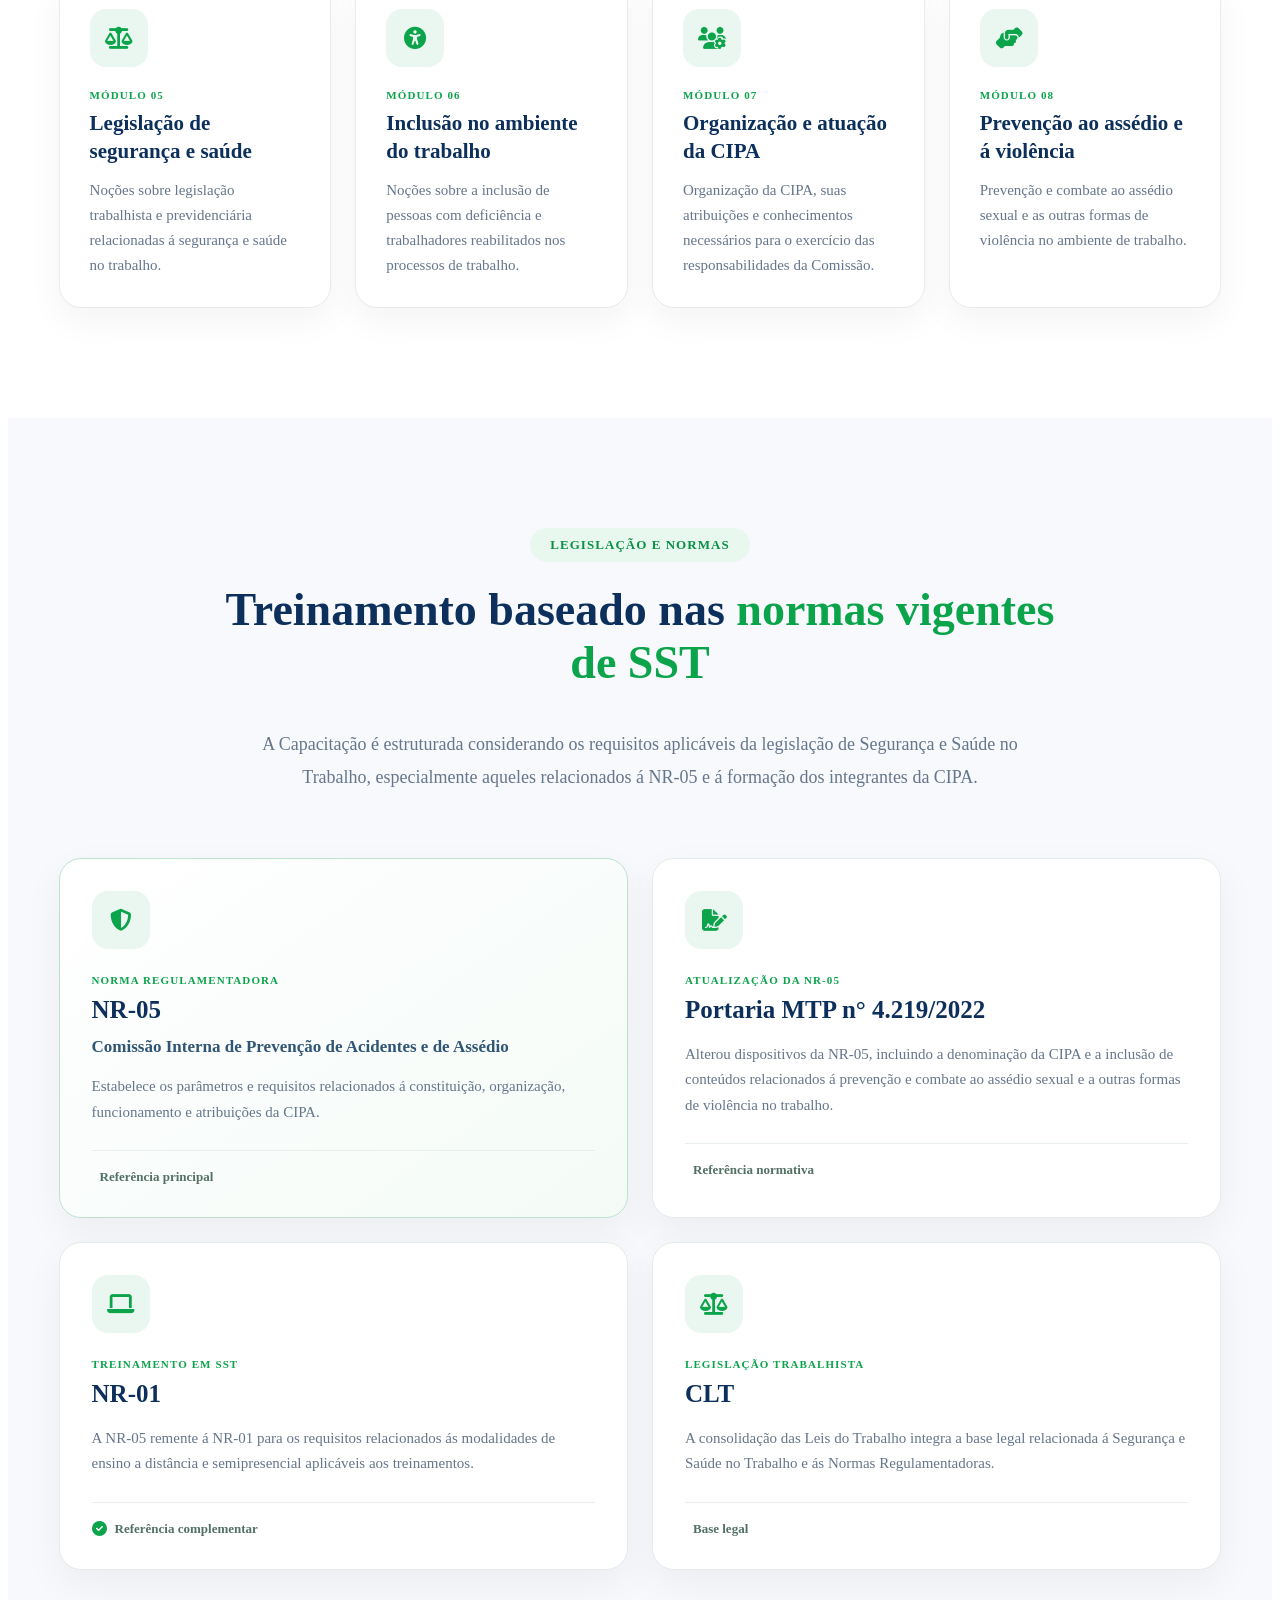
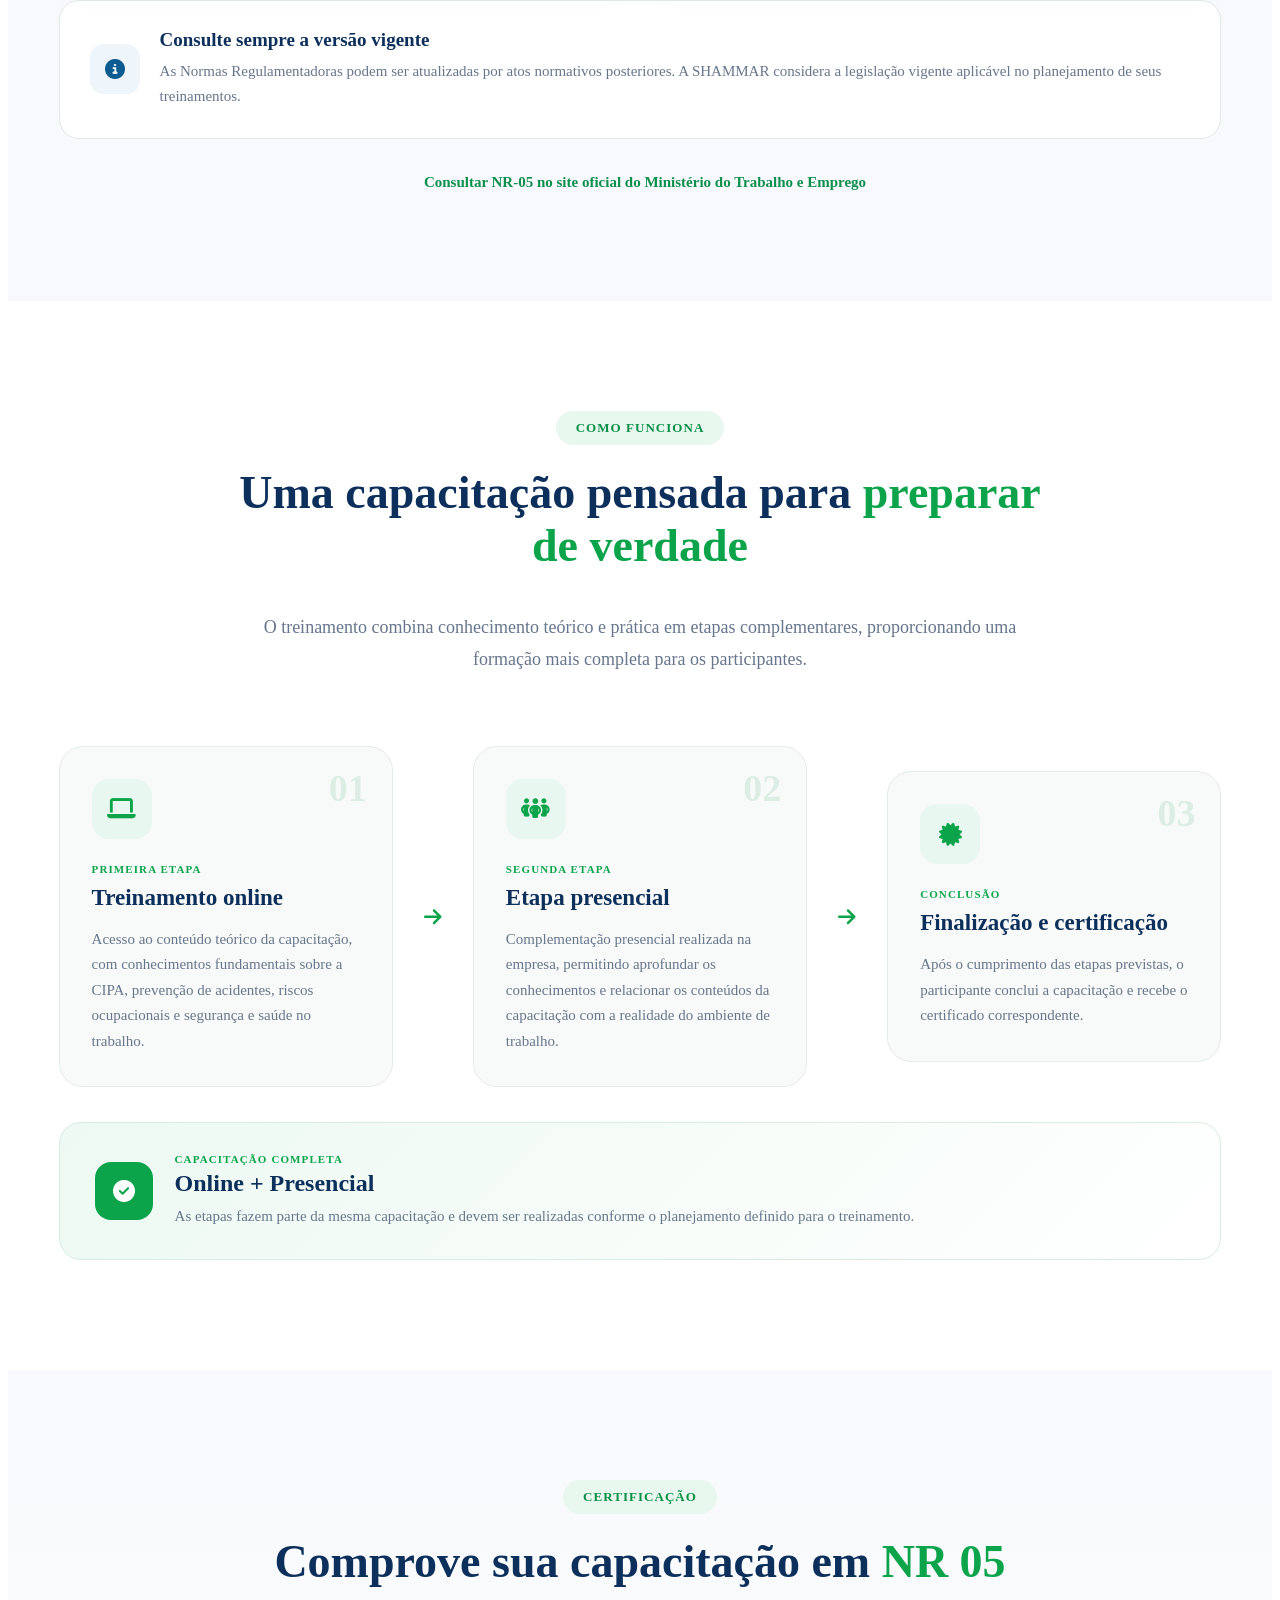
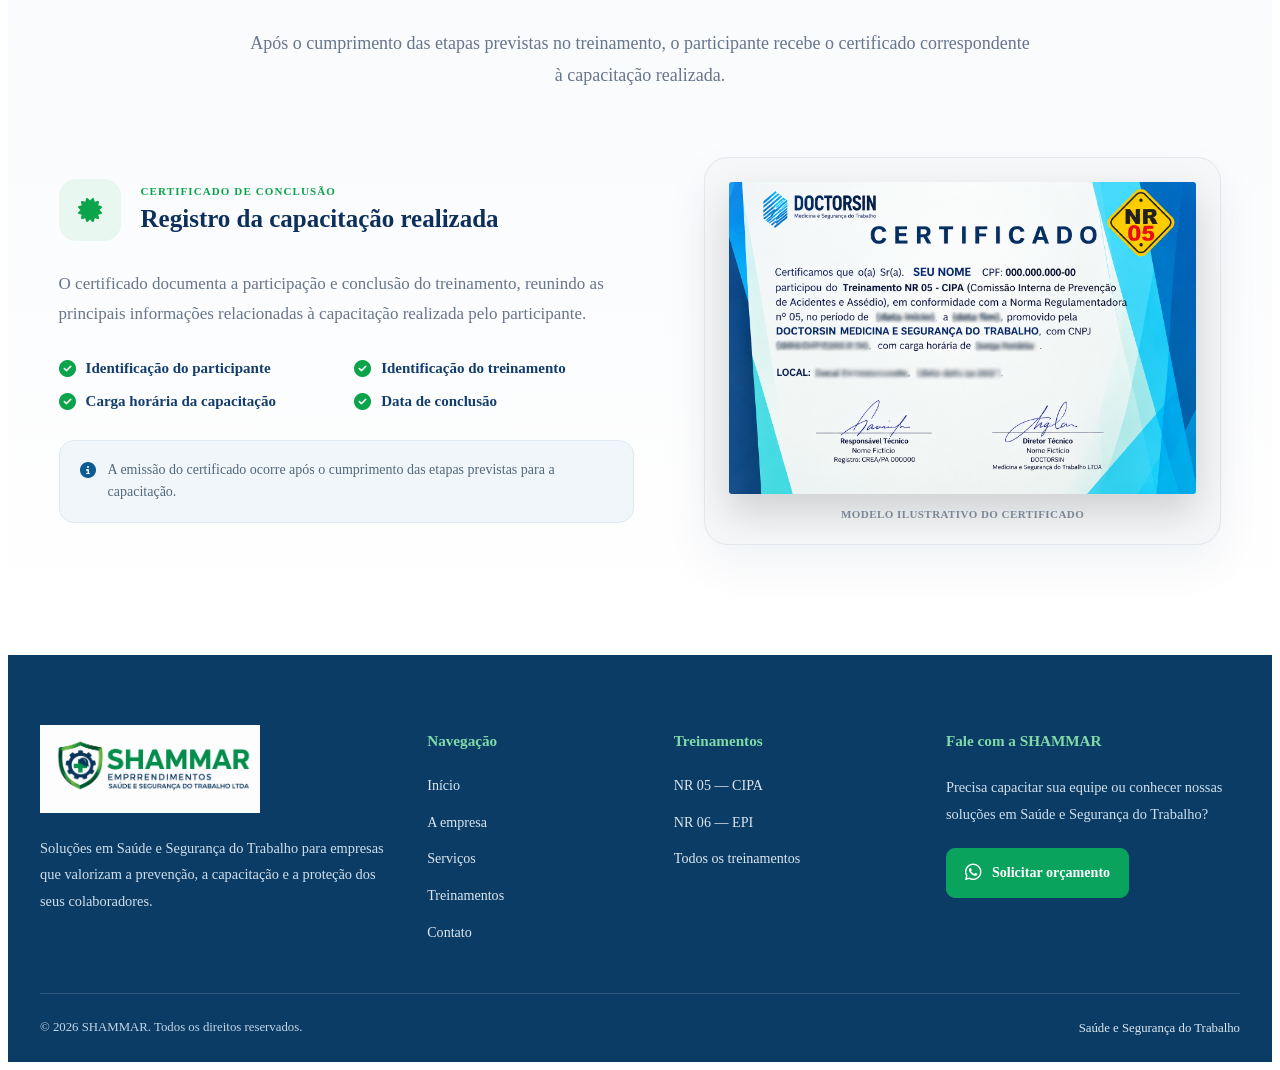
<file: nr05.html>
<!DOCTYPE html>
<html lang="pt-br">

<head>
    <meta charset="UTF-8">
    <meta name="viewport" content="width=device-width, initial-scale=1.0">
    <link rel="stylesheet" href="nr05.css">
    <link rel="stylesheet" href="https://cdnjs.cloudflare.com/ajax/libs/font-awesome/6.5.2/css/all.min.css">
    <title>Shammar</title>
</head>

<body>
    <main>
        <section class="hero-nr">
            <div class="container">

                <!-- BREADCRUMB -->

                <nav class="breadcrumb">
                    <a href="index.html">Início</a>
                    <i class="fa-solid fa-angle-right"></i>
                    <a href="treinamentos.html">
                        Treinamentos
                    </a>
                    <i class="fa-solid fa-angle-right"></i>
                    <span>
                        NR 05 - CIPA
                    </span>
                </nav>
                <div class="hero-nr-grid">

                    <!-- CONTEÚDO -->

                    <div class="hero-nr-content">
                        <span class="hero-badge">
                            <i class="fa-solid fa-graduation-cap"></i>
                            TREINAMENTO NR 05
                        </span>
                        <h1>
                            CIPA
                            <span>
                                Comissão Interna de Prevenção de Acidentes e Assédio
                            </span>
                        </h1>
                        <p>
                            Capacitação obrigatória para membros da Comissão Interna de Prevenção de Acidentes e
                            Assédio, conforme a Norma Regulamentadora nº 05, promovendo ambientes de trabalho mais
                            seguros e em conformidade com a legislação.
                        </p>
                        <div class="hero-beneficios">
                            <div class="hero-beneficio">
                                <i class="fa-solid fa-circle-check"></i>
                                Certificado Válido
                            </div>
                            <div class="hero-beneficio">
                                <i class="fa-solid fa-shield-halved"></i>
                                Conforme NR 05
                            </div>
                            <div class="hero-beneficio">
                                <i class="fa-solid fa-user-graduate"></i>
                                Instrutores Especializados
                            </div>
                            <div class="hero-beneficio">
                                <i class="fa-solid fa-map-location-dot"></i>
                                Atendimento Nacional
                            </div>
                        </div>
                        <a href="https://wa.me/5591982747641?text=Olá! Gostaria de solicitar um orçamento para o treinamento NR 05 - CIPA."
                            target="_blank" class="btn-nr">
                            <i class="fa-brands fa-whatsapp"></i>
                            Solicitar orçamento
                        </a>
                    </div>

                    <!-- IMAGEM -->

                    <div class="hero-nr-image">
                        <div class="hero-image-box">
                            <img src="img/treinamentos/nr05-hero.png" alt="Treinamento NR 05">
                        </div>
                    </div>
                </div>
            </div>
        </section>
        <!-- =========================================
     ETAPA 2 — SOBRE O TREINAMENTO
========================================= -->
        <section class="nr05-sobre" id="sobre-treinamento">
            <div class="nr05-sobre-container">
                <div class="nr05-sobre-titulo">
                    <span class="nr05-label">
                        SOBRE O TREINAMENTO
                    </span>
                    <h2>
                        Capacitação em <strong>
                            NR 05 — CIPA
                        </strong>
                    </h2>
                    <p>
                        Capacitação voltada para a formação e preparação dos
                        integrantes da Comissão Interna de Prevenção de Acidentes
                        e de Assédio, promovendo conhecimento, prevenção e uma
                        cultura de segurança no ambiente de trabalho.
                    </p>
                </div>
                <!-- INFORMAÇÕES PRINCIPAIS -->
                <div class="nr05-info-grid">
                    <!-- Público-alvo -->
                    <div class="nr05-info-card">
                        <div class="nr05-info-icon">
                            <i class="fa-solid fa-users"></i>
                        </div>
                        <div>
                            <span>
                                PÚBLICO-ALVO
                            </span>
                            <h3>
                                Profissionais e integrantes da CIPA
                            </h3>
                            <p>
                                Destinado aos profissionais que participarão
                                ou atuam na Comissão Interna de Prevenção de
                                Acidentes e de Assédio.
                            </p>
                        </div>
                    </div>
                    <!-- CERTIFICAÇÃO -->
                    <div class="nr05-info-card">
                        <div class="nr05-info-icon">
                            <i class="fa-solid fa-certificate"></i>
                        </div>
                        <div>
                            <span>
                                CERTIFICAÇÃO
                            </span>
                            <h3>
                                Certificação de conclusão
                            </h3>
                            <p>
                                Ao concluir as etapas previstas no treinamento, o participante recebe seu certificado.
                            </p>
                        </div>
                    </div>
                    <!-- CARGA HORÁRIA -->
                    <div class="nr05-info-card">
                        <div class="nr05-info-icon">
                            <i class="fa-regular fa-clock"></i>
                        </div>
                        <div>
                            <span>
                                CARGA HORÁRIA
                            </span>
                            <h3>
                                Conforme a capacitação
                            </h3>
                            <p>
                                A carga horária segue os requisitos aplicáveis ao treinamento e á modalidade contratada.
                            </p>
                        </div>
                    </div>
                    <!-- MODALIDADE -->
                    <div class="nr05-info-card">
                        <div class="nr05-info-icon">
                            <i class="fa-solid fa-laptop"></i>
                        </div>
                        <div>
                            <span>
                                MODALIDADE
                            </span>
                            <h3>
                                Online + Presencial
                            </h3>
                            <p>
                                O treinamento completa a etapa online e a etapa presencial realizada na empresa.
                            </p>
                        </div>
                    </div>
                </div>
                <!-- DESTAQUE -->
                <div class="nr05-modalidade-destaque">
                    <div class="nr05-modalidade-icon">
                        <i class="fa-solid fa-shield-halved"></i>
                    </div>
                    <div class="nr05-modalidade-texto">
                        <span>
                            CAPACITAÇÃO COMPLETA
                        </span>
                        <h3>
                            Aprendizado online e presencial
                        </h3>
                        <p>
                            A capacitação foi organizada para combinar o
                            conhecimento teórico com a aplicação prática,
                            proporcionando uma formação mais completa para
                            os participantes.
                        </p>
                    </div>
                </div>
                <!-- CTA -->
                <div class="nr05-sobre-cta">
                    <div>
                        <h3>
                            Precisa capacitar sua equipe?
                        </h3>
                        <p>
                            Fale com a SHAMMAR e solicite uma proposta para o treinamento NR 05.
                        </p>
                    </div>
                    <a href="https://wa.me/91982747641" target="_blank" rel="noopener noreferrer" class="nr05-btn-cta">
                        <i class="fa-brands fa-whatsapp"></i>
                        Solicitar treinamento
                    </a>
                </div>
            </div>
        </section>
        <!-- =========================================
     ETAPA 3 — CONTEÚDO PROGRAMÁTICO NR 05
========================================= -->

        <section class="nr05-conteudo" id="conteudo-programatico">
            <div class="nr05-conteudo-container">
                <!-- CABEÇALHO -->
                <div class="nr05-conteudo-titulo">
                    <span class="nr05-conteudo-titulo">
                        CONTEÚDO PROGRAMÁTICO
                    </span>
                    <h2>
                        O que você vai aprender <strong>no treinamento NR 05</strong>
                    </h2>
                    <p>
                        O treinamento aborda os conhecimentos necessários para atuação na CIPA, prevenção de acidentes e
                        doenças relacionadas ao trabalho, além de temas relacionados á segurança e á prevenção da
                        violência no trabalho.
                    </p>
                </div>

                <!-- MÓDULOS -->

                <div class="nr05-modulos">

                    <!-- MÓDULO 01 -->

                    <article class="nr05-modulo">
                        <div class="nr05-modulo-icon">
                            <i class="fa-solid fa-building"></i>
                        </div>
                        <div class="nr05-modulo-conteudo">
                            <span>
                                MÓDULO 01
                            </span>
                            <h3>
                                Ambiente e condições de trabalho
                            </h3>
                            <p>
                                Estudo do ambiente, das condições de trabalho e dos riscos originados pelos processos
                                produtivos do estabelecimento.
                            </p>
                        </div>
                    </article>

                    <!-- MÓDULO 02 -->

                    <article class="nr05-modulo">
                        <div class="nr05-modulo-icon">
                            <i class="fa-solid fa-triangle-exclamation"></i>
                        </div>
                        <div class="nr05-modulo-conteudo">
                            <span>
                                MÓDULO 02
                            </span>
                            <h3>
                                Acidentes e doenças relacionadas ao trabalho
                            </h3>
                            <p>
                                Noções sobre acidentes e doenças relacionadas ao trabalho, riscos existentes e
                                principais medidas de prevenção.
                            </p>
                        </div>
                    </article>

                    <!-- MÓDULO 03 -->

                    <article class="nr05-modulo">
                        <div class="nr05-modulo-icon">
                            <i class="fa-solid fa-magnifying-glass-chart"></i>
                        </div>
                        <div class="nr05-modulo-conteudo">
                            <span>
                                MÓDULO 03
                            </span>
                            <h3>
                                Investigação e análise de acidentes
                            </h3>
                            <p>
                                Metodologias para Investigação, análise de causas e identificação de medidas preventivas
                                para evitar recorrências.
                            </p>
                        </div>
                    </article>

                    <!-- MÓDULO 04 -->

                    <article class="nr05-modulo">
                        <div class="nr05-modulo-icon">
                            <i class="fa-solid fa-hand-holding-medical"></i>
                        </div>
                        <div class="nr05-modulo-conteudo">
                            <span>
                                MÓDULO 04
                            </span>
                            <h3>
                                Higiene do trabalho e prenvenção
                            </h3>
                            <p>
                                Princípios gerais de higiene do trabalho e medidas de prevenção e controle de riscos
                                ocupacionais.
                            </p>
                        </div>
                    </article>

                    <!-- MÓDULO 05 -->

                    <article class="nr05-modulo">
                        <div class="nr05-modulo-icon">
                            <i class="fa-solid fa-scale-balanced"></i>
                        </div>
                        <div class="nr05-modulo-conteudo">
                            <span>
                                MÓDULO 05
                            </span>
                            <h3>
                                Legislação de segurança e saúde
                            </h3>
                            <p>
                                Noções sobre legislação trabalhista e previdenciária relacionadas á segurança e saúde no
                                trabalho.
                            </p>
                        </div>
                    </article>

                    <!-- MÓDULO 06 -->

                    <article class="nr05-modulo">
                        <div class="nr05-modulo-icon">
                            <i class="fa-solid fa-universal-access"></i>
                        </div>
                        <div class="nr05-modulo-conteudo">
                            <span>
                                MÓDULO 06
                            </span>
                            <h3>
                                Inclusão no ambiente do trabalho
                            </h3>
                            <p>
                                Noções sobre a inclusão de pessoas com deficiência e trabalhadores reabilitados nos
                                processos de trabalho.
                            </p>
                        </div>
                    </article>

                    <!-- MÓDULO 07 -->

                    <article class="nr05-modulo">
                        <div class="nr05-modulo-icon">
                            <i class="fa-solid fa-users-gear"></i>
                        </div>
                        <div class="nr05-modulo-conteudo">
                            <span>
                                MÓDULO 07
                            </span>
                            <h3>
                                Organização e atuação da CIPA
                            </h3>
                            <p>
                                Organização da CIPA, suas atribuições e conhecimentos necessários para o exercício das
                                responsabilidades da Comissão.
                            </p>
                        </div>
                    </article>

                    <!-- MÓDULO 08 -->

                    <article class="nr05-modulo">
                        <div class="nr05-modulo-icon">
                            <i class="fa-solid fa-handshake-angle"></i>
                        </div>
                        <div class="nr05-modulo-conteudo">
                            <span>
                                MÓDULO 08
                            </span>
                            <h3>
                                Prevenção ao assédio e á violência
                            </h3>
                            <p>
                                Prevenção e combate ao assédio sexual e as outras formas de violência no ambiente de
                                trabalho.
                            </p>
                        </div>
                    </article>
                </div>
            </div>
        </section>
        <!-- =========================================
        ETAPA 4 — LEGISLAÇÃO E NORMAS
        ========================================= -->

        <section class="nr05-legislacao" id="legislacao">
            <div class="nr05-legislacao-container">

                <!-- CABEÇALHO -->

                <div class="nr05-legislacao-titulo">
                    <span class="nr05-label">
                        LEGISLAÇÃO E NORMAS
                    </span>
                    <h2>
                        Treinamento baseado nas <strong>normas vigentes de SST</strong>
                    </h2>
                    <p>
                        A Capacitação é estruturada considerando os requisitos aplicáveis da legislação de Segurança e
                        Saúde no Trabalho, especialmente aqueles relacionados á NR-05 e á formação dos integrantes da
                        CIPA.
                    </p>
                </div>

                <!-- REFERÊNCIAS -->

                <div class="nr05-legislacao-grid">

                    <!-- NR 05 -->

                    <article class="nr05-legislacao-card destaque">
                        <div class="nr05-legislacao-icon">
                            <i class="fa-solid fa-shield-halved"></i>
                        </div>
                        <div class="nr05-legislacao-conteudo">
                            <span>
                                NORMA REGULAMENTADORA
                            </span>
                            <h3>
                                NR-05
                            </h3>
                            <h4>
                                Comissão Interna de Prevenção de Acidentes e de Assédio
                            </h4>
                            <p>
                                Estabelece os parâmetros e requisitos relacionados á constituição, organização,
                                funcionamento e atribuições da CIPA.
                            </p>
                        </div>
                        <div class="nr05-legislacao-status">
                            <i class="fa-soid fa-circle-check"></i>
                            Referência principal
                        </div>
                    </article>

                    <!-- PORTARIA 4219 -->

                    <article class="nr05-legislacao-card">
                        <div class="nr05-legislacao-icon">
                            <i class="fa-solid fa-file-signature"></i>
                        </div>
                        <div class="nr05-legislacao-conteudo">
                            <span>
                                ATUALIZAÇÃO DA NR-05
                            </span>
                            <h3>
                                Portaria MTP n° 4.219/2022
                            </h3>
                            <p>
                                Alterou dispositivos da NR-05, incluindo a denominação da CIPA e a inclusão de conteúdos
                                relacionados á prevenção e combate ao assédio sexual e a outras formas de violência no
                                trabalho.
                            </p>
                        </div>
                        <div class="nr05-legislacao-status">
                            <i class="fa-solidfa-circle-check"></i>
                            Referência normativa
                        </div>
                    </article>

                    <!-- NR 01 -->

                    <article class="nr05-legislacao-card">
                        <div class="nr05-legislacao-icon">
                            <i class="fa-solid fa-laptop"></i>
                        </div>
                        <div class="nr05-legislacao-conteudo">
                            <span>
                                TREINAMENTO EM SST
                            </span>
                            <h3>
                                NR-01
                            </h3>
                            <p>
                                A NR-05 remente á NR-01 para os requisitos relacionados ás modalidades de ensino a
                                distância e semipresencial aplicáveis aos treinamentos.
                            </p>
                        </div>
                        <div class="nr05-legislacao-status">
                            <i class="fa-solid fa-circle-check"></i>
                            Referência complementar
                        </div>
                    </article>

                    <!-- CLT -->
                    <article class="nr05-legislacao-card">
                        <div class="nr05-legislacao-icon">
                            <i class="fa-solid fa-scale-balanced"></i>
                        </div>
                        <div class="nr05-legislacao-conteudo">
                            <span>
                                LEGISLAÇÃO TRABALHISTA
                            </span>
                            <h3>
                                CLT
                            </h3>
                            <p>
                                A consolidação das Leis do Trabalho integra a base legal relacionada á Segurança e Saúde
                                no Trabalho e ás Normas Regulamentadoras.
                            </p>
                        </div>
                        <div class="nr05-legislacao-status">
                            <i class="fa-solidfa-circle-check"></i>
                            Base legal
                        </div>
                    </article>
                </div>

                <!-- AVISO -->

                <div class="nr05-legislacao-aviso">
                    <div class="nr05-legislacao-aviso-icon">
                        <i class="fa-solid fa-circle-info"></i>
                    </div>
                    <div>
                        <h3>
                            Consulte sempre a versão vigente
                        </h3>
                        <p>
                            As Normas Regulamentadoras podem ser atualizadas por atos normativos posteriores. A SHAMMAR
                            considera a legislação vigente aplicável no planejamento de seus treinamentos.
                        </p>
                    </div>
                </div>

                <!-- FONTE OFICIAL -->

                <div class="nr05-legislacao-fonte">
                    <a href="https://www.gov.br/trabalho-e-emprego/pt-br/acesso-a-informacao/participacao-social/conselhos-e-orgaos-colegiados/comissao-tripartite-partitaria-permanente/normas-regulamentadora/normas-regulamentadoras-vigentes/norma-regulamentadora-no-5-nr-5"
                        target="_blank" rel="noopener noreferrer">
                        <i class="fa-solid fa-arrow-up-right-square"></i>
                        Consultar NR-05 no site oficial do Ministério do Trabalho e Emprego
                    </a>
                </div>
            </div>
        </section>

        <!-- =========================================
        ETAPA 5 — COMO FUNCIONA O TREINAMENTO
        ========================================= -->
        <section class="nr05-como-funciona" id="como-funciona">
            <div class="nr05-como-container">

                <!-- CABEÇALHO -->

                <div class="nr05-como-titulo">
                    <span class="nr05-label">
                        COMO FUNCIONA
                    </span>
                    <h2>
                        Uma capacitação pensada para <strong>preparar de verdade</strong>
                    </h2>
                    <p>
                        O treinamento combina conhecimento teórico e prática em etapas complementares, proporcionando
                        uma formação mais completa para os participantes.
                    </p>
                </div>

                <!-- ETAPAS -->

                <div class="nr05-etapas">

                    <!-- ETAPA 01 -->

                    <article class="nr05-etapa">
                        <div class="nr05-etapa-numero">
                            01
                        </div>
                        <div class="nr05-etapa-icon">
                            <i class="fa-solid fa-laptop"></i>
                        </div>
                        <div class="nr05-etapa-conteudo">
                            <span>
                                PRIMEIRA ETAPA
                            </span>
                            <h3>
                                Treinamento online
                            </h3>
                            <p>
                                Acesso ao conteúdo teórico da capacitação, com conhecimentos fundamentais sobre a CIPA,
                                prevenção de acidentes, riscos ocupacionais e segurança e saúde no trabalho.
                            </p>
                        </div>
                    </article>

                    <!-- CONECTOR -->

                    <div class="nr05-etapa-conector">
                        <i class="fa-solid fa-arrow-right"></i>
                    </div>

                    <!-- ETAPA 02 -->

                    <article class="nr05-etapa">
                        <div class="nr05-etapa-numero">
                            02
                        </div>
                        <div class="nr05-etapa-icon">
                            <i class="fa-solid fa-people-group"></i>
                        </div>
                        <div class="nr05-etapa-conteudo">
                            <span>
                                SEGUNDA ETAPA
                            </span>
                            <h3>
                                Etapa presencial
                            </h3>
                            <p>
                                Complementação presencial realizada na empresa, permitindo aprofundar os conhecimentos e
                                relacionar os conteúdos da capacitação com a realidade do ambiente de trabalho.
                            </p>
                        </div>
                    </article>

                    <!-- CONECTOR -->

                    <div class="nr05-etapa-conector">
                        <i class="fa-solid fa-arrow-right"></i>
                    </div>

                    <!-- ETAPA 03 -->

                    <article class="nr05-etapa">
                        <div class="nr05-etapa-numero">
                            03
                        </div>
                        <div class="nr05-etapa-icon">
                            <i class="fa-solid fa-certificate"></i>
                        </div>
                        <div class="nr05-etapa-conteudo">
                            <span>
                                CONCLUSÃO
                            </span>
                            <h3>
                                Finalização e certificação
                            </h3>
                            <p>
                                Após o cumprimento das etapas previstas, o participante conclui a capacitação e recebe o
                                certificado correspondente.
                            </p>
                        </div>
                    </article>
                </div>

                <!-- DESTAQUE -->

                <div class="nr05-como-destaque">
                    <div class="nr05-como-destaque-icon">
                        <i class="fa-solid fa-circle-check"></i>
                    </div>
                    <div>
                        <span>
                            CAPACITAÇÃO COMPLETA
                        </span>
                        <h3>
                            Online + Presencial
                        </h3>
                        <p>
                            As etapas fazem parte da mesma capacitação e devem ser realizadas conforme o planejamento
                            definido para o treinamento.
                        </p>
                    </div>
                </div>
            </div>
        </section>

        <!-- =========================================
        ETAPA 6 — CERTIFICAÇÃO
        ========================================= -->

        <section class="nr05-certificacao" id="certificacao">
            <div class="nr05-certificacao-container">

                <!-- CABEÇALHO -->

                <div class="nr05-certificacao-titulo">
                    <span class="nr05-label">
                        CERTIFICAÇÃO
                    </span>
                    <h2>
                        Comprove sua capacitação em
                        <strong>NR 05</strong>
                    </h2>
                    <p>
                        Após o cumprimento das etapas previstas no treinamento,
                        o participante recebe o certificado correspondente à
                        capacitação realizada.
                    </p>

                </div>


                <!-- CONTEÚDO -->

                <div class="nr05-certificacao-grid">

                    <!-- INFORMAÇÕES -->

                    <div class="nr05-certificacao-info">
                        <div class="nr05-certificacao-intro">
                            <div class="nr05-certificacao-icon">
                                <i class="fa-solid fa-certificate"></i>
                            </div>
                            <div>
                                <span>
                                    CERTIFICADO DE CONCLUSÃO
                                </span>
                                <h3>
                                    Registro da capacitação realizada
                                </h3>
                            </div>
                        </div>
                        <p class="nr05-certificacao-texto">
                            O certificado documenta a participação e conclusão
                            do treinamento, reunindo as principais informações
                            relacionadas à capacitação realizada pelo participante.
                        </p>


                        <!-- INFORMAÇÕES DO CERTIFICADO -->

                        <ul class="nr05-certificacao-lista">
                            <li>
                                <i class="fa-solid fa-circle-check"></i>
                                <span>
                                    Identificação do participante
                                </span>
                            </li>
                            <li>
                                <i class="fa-solid fa-circle-check"></i>
                                <span>
                                    Identificação do treinamento
                                </span>
                            </li>
                            <li>
                                <i class="fa-solid fa-circle-check"></i>
                                <span>
                                    Carga horária da capacitação
                                </span>
                            </li>
                            <li>
                                <i class="fa-solid fa-circle-check"></i>
                                <span>
                                    Data de conclusão
                                </span>
                            </li>
                        </ul>
                        <div class="nr05-certificacao-nota">
                            <i class="fa-solid fa-circle-info"></i>
                            <p>
                                A emissão do certificado ocorre após o cumprimento
                                das etapas previstas para a capacitação.
                            </p>
                        </div>
                    </div>


                    <!-- REPRESENTAÇÃO DO CERTIFICADO -->

                    <div class="nr05-certificado-visual">

                        <div class="nr05-certificado-documento">

                            <img src="img/treinamentos/certificado-cipa-nr05.png"
                                alt="Exemplo ilustrativo de certificado do treinamento NR 05 - CIPA" loading="lazy">

                            <span class="nr05-certificado-legenda">
                                Modelo ilustrativo do certificado
                            </span>

                        </div>

                    </div>
                </div>
            </div>
        </section>
    </main>
    
<!-- =========================================================
     FOOTER — SHAMMAR | NR 05
     ========================================================= -->

<footer class="footer-shammar">

  <div class="footer-shammar-container">

    <!-- MARCA E DESCRIÇÃO -->
    <div class="footer-shammar-top">

      <div class="footer-shammar-brand">

        <a href="index.html" aria-label="SHAMMAR — Página inicial">
          <img
            src="img/logo.png"
            alt="SHAMMAR — Saúde e Segurança do Trabalho"
            loading="lazy"
          >
        </a>

        <p>
          Soluções em Saúde e Segurança do Trabalho para
          empresas que valorizam a prevenção, a capacitação
          e a proteção dos seus colaboradores.
        </p>

      </div>

      <!-- NAVEGAÇÃO -->
      <div class="footer-shammar-links">

        <h3>Navegação</h3>

        <a href="index.html">Início</a>
        <a href="index.html#sobre">A empresa</a>
        <a href="index.html#servicos">Serviços</a>
        <a href="treinamentos.html">Treinamentos</a>
        <a href="index.html#contato">Contato</a>

      </div>

      <!-- TREINAMENTOS -->
      <div class="footer-shammar-links">

        <h3>Treinamentos</h3>

        <a href="nr05.html">NR 05 — CIPA</a>
        <a href="nr06.html">NR 06 — EPI</a>
        <a href="treinamentos.html">Todos os treinamentos</a>

      </div>

      <!-- CONTATO -->
      <div class="footer-shammar-contato">

        <h3>Fale com a SHAMMAR</h3>

        <p>
          Precisa capacitar sua equipe ou conhecer nossas
          soluções em Saúde e Segurança do Trabalho?
        </p>

        <a
          href="#"
          class="footer-shammar-whatsapp"
          data-whatsapp
        >
          <i class="fa-brands fa-whatsapp" aria-hidden="true"></i>
          Solicitar orçamento
        </a>

      </div>

    </div>

    <!-- RODAPÉ INFERIOR -->
    <div class="footer-shammar-bottom">

      <p>
        © <span id="footer-ano">2026</span> SHAMMAR.
        Todos os direitos reservados.
      </p>

      <a href="index.html">
        Saúde e Segurança do Trabalho
      </a>

    </div>

  </div>

</footer>

<script>
  const footerAno = document.getElementById('footer-ano');

  if (footerAno) {
    footerAno.textContent = new Date().getFullYear();
  }
</script>

</body>

</html>
</file>
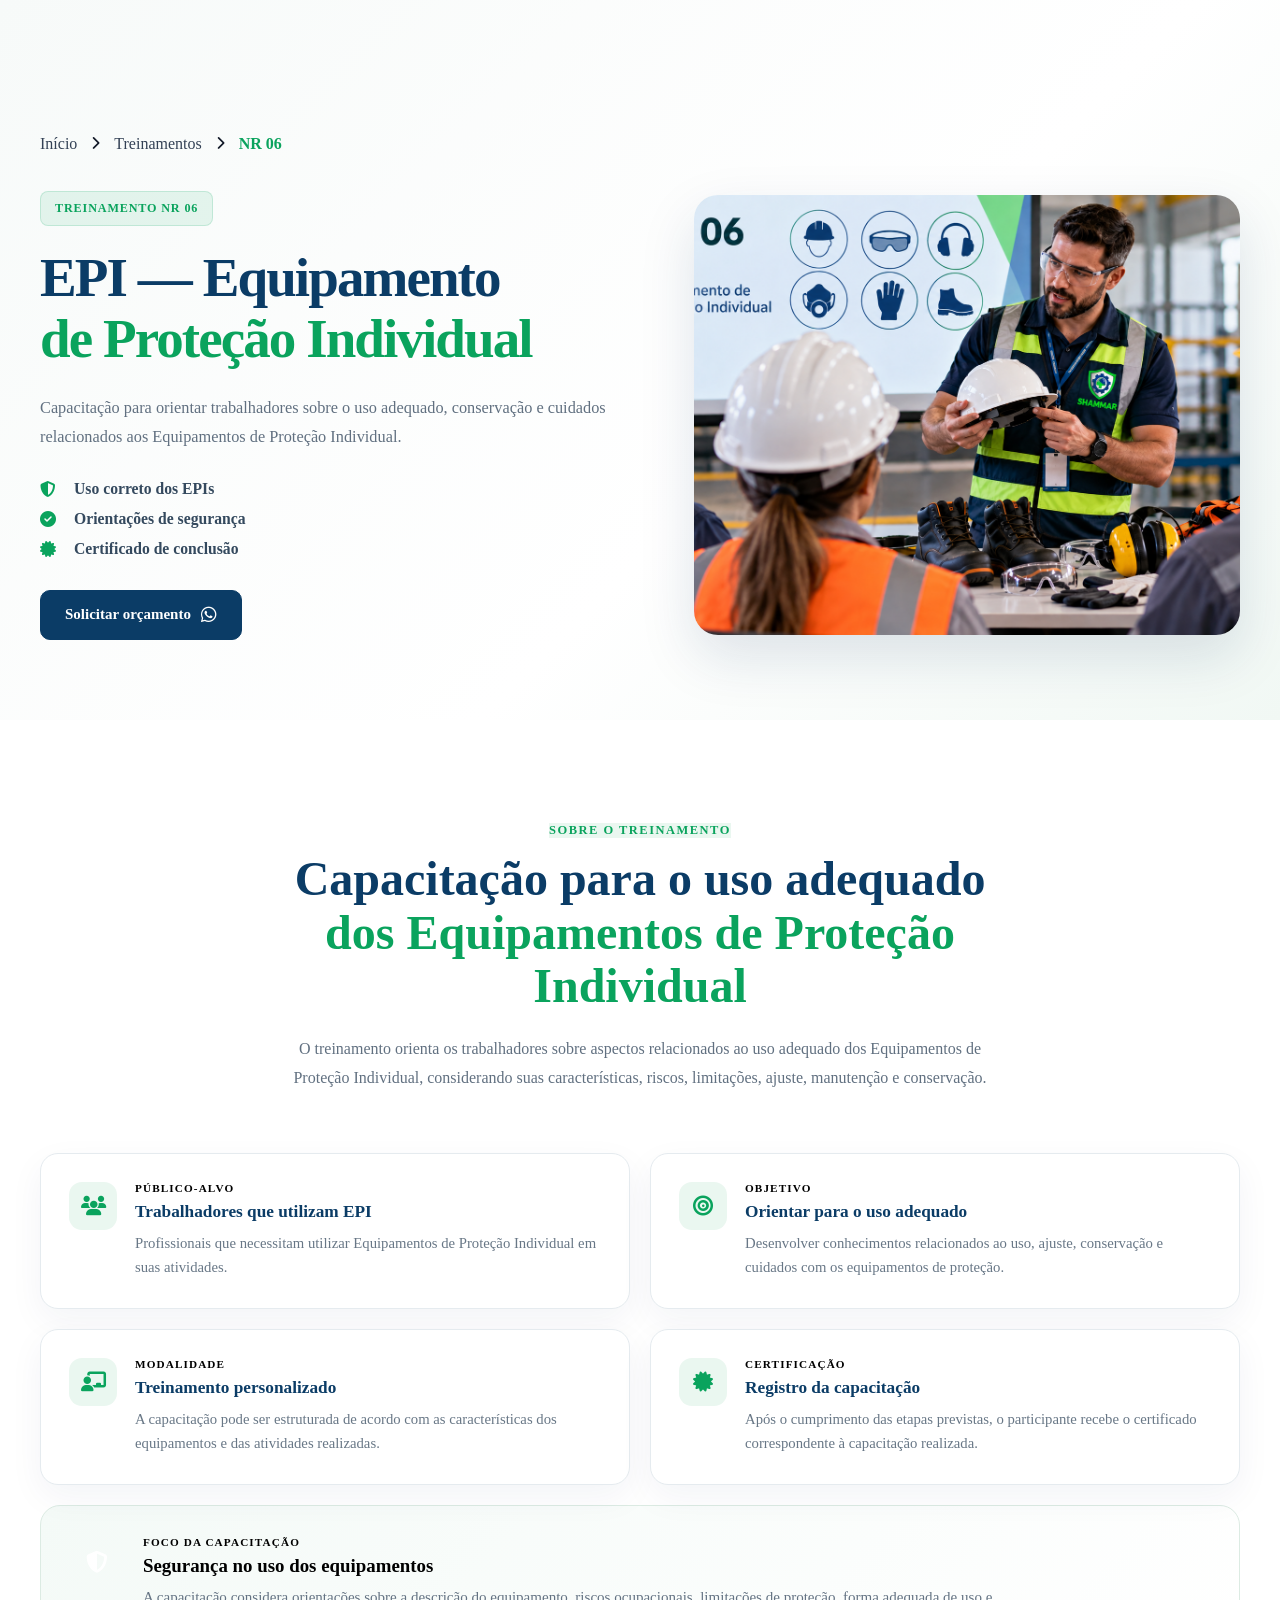
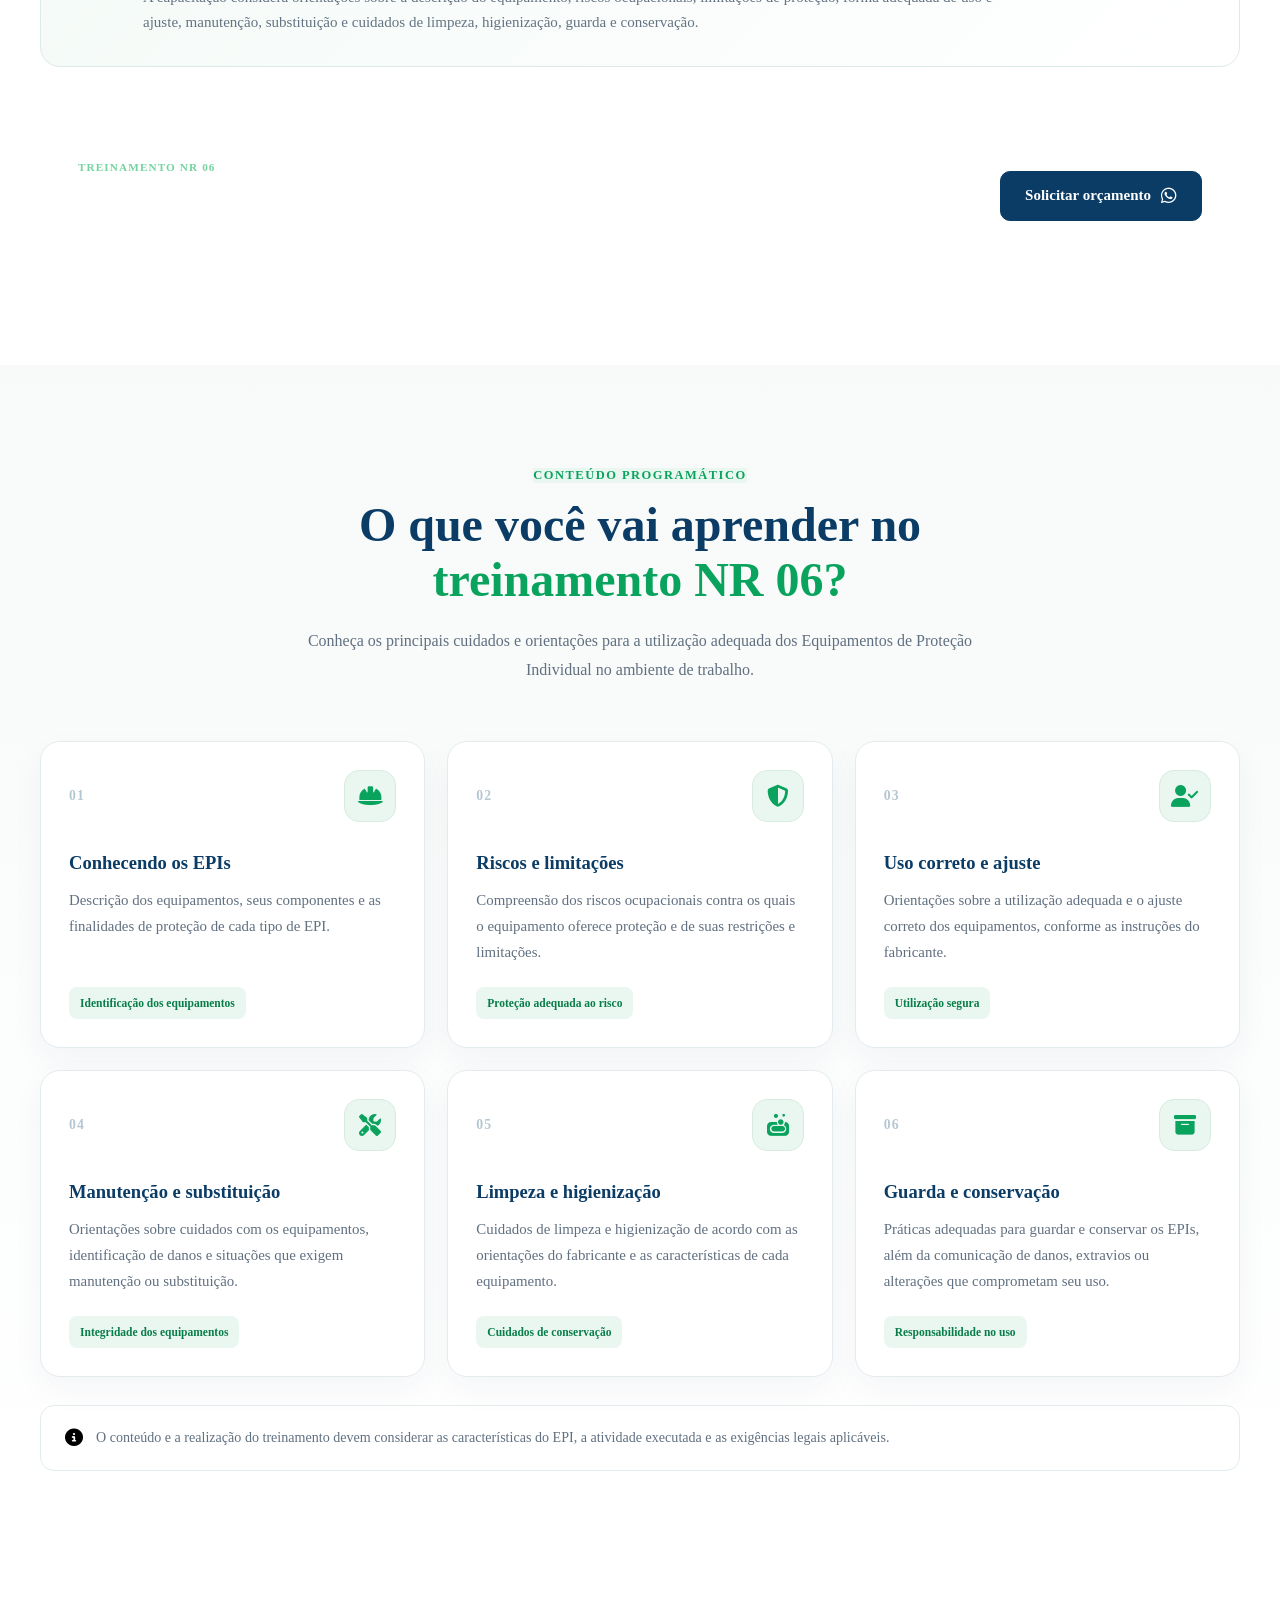
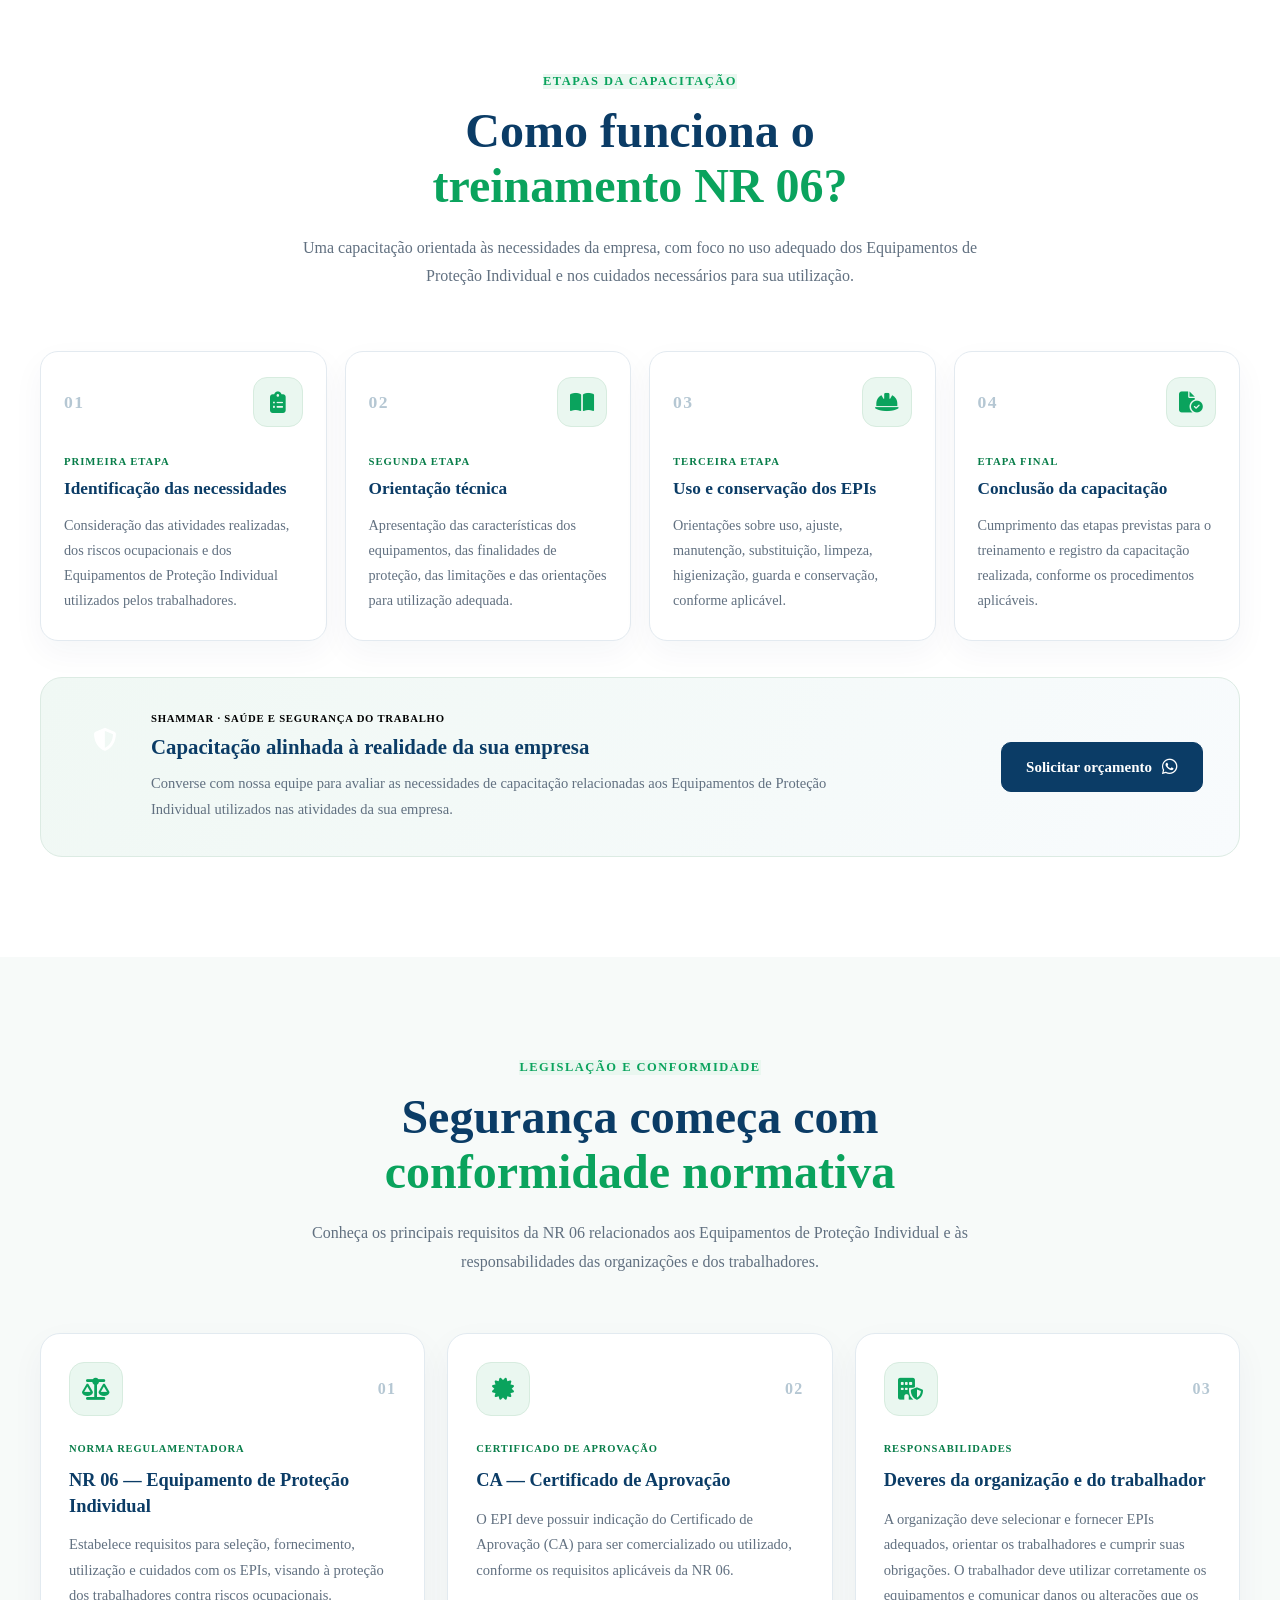
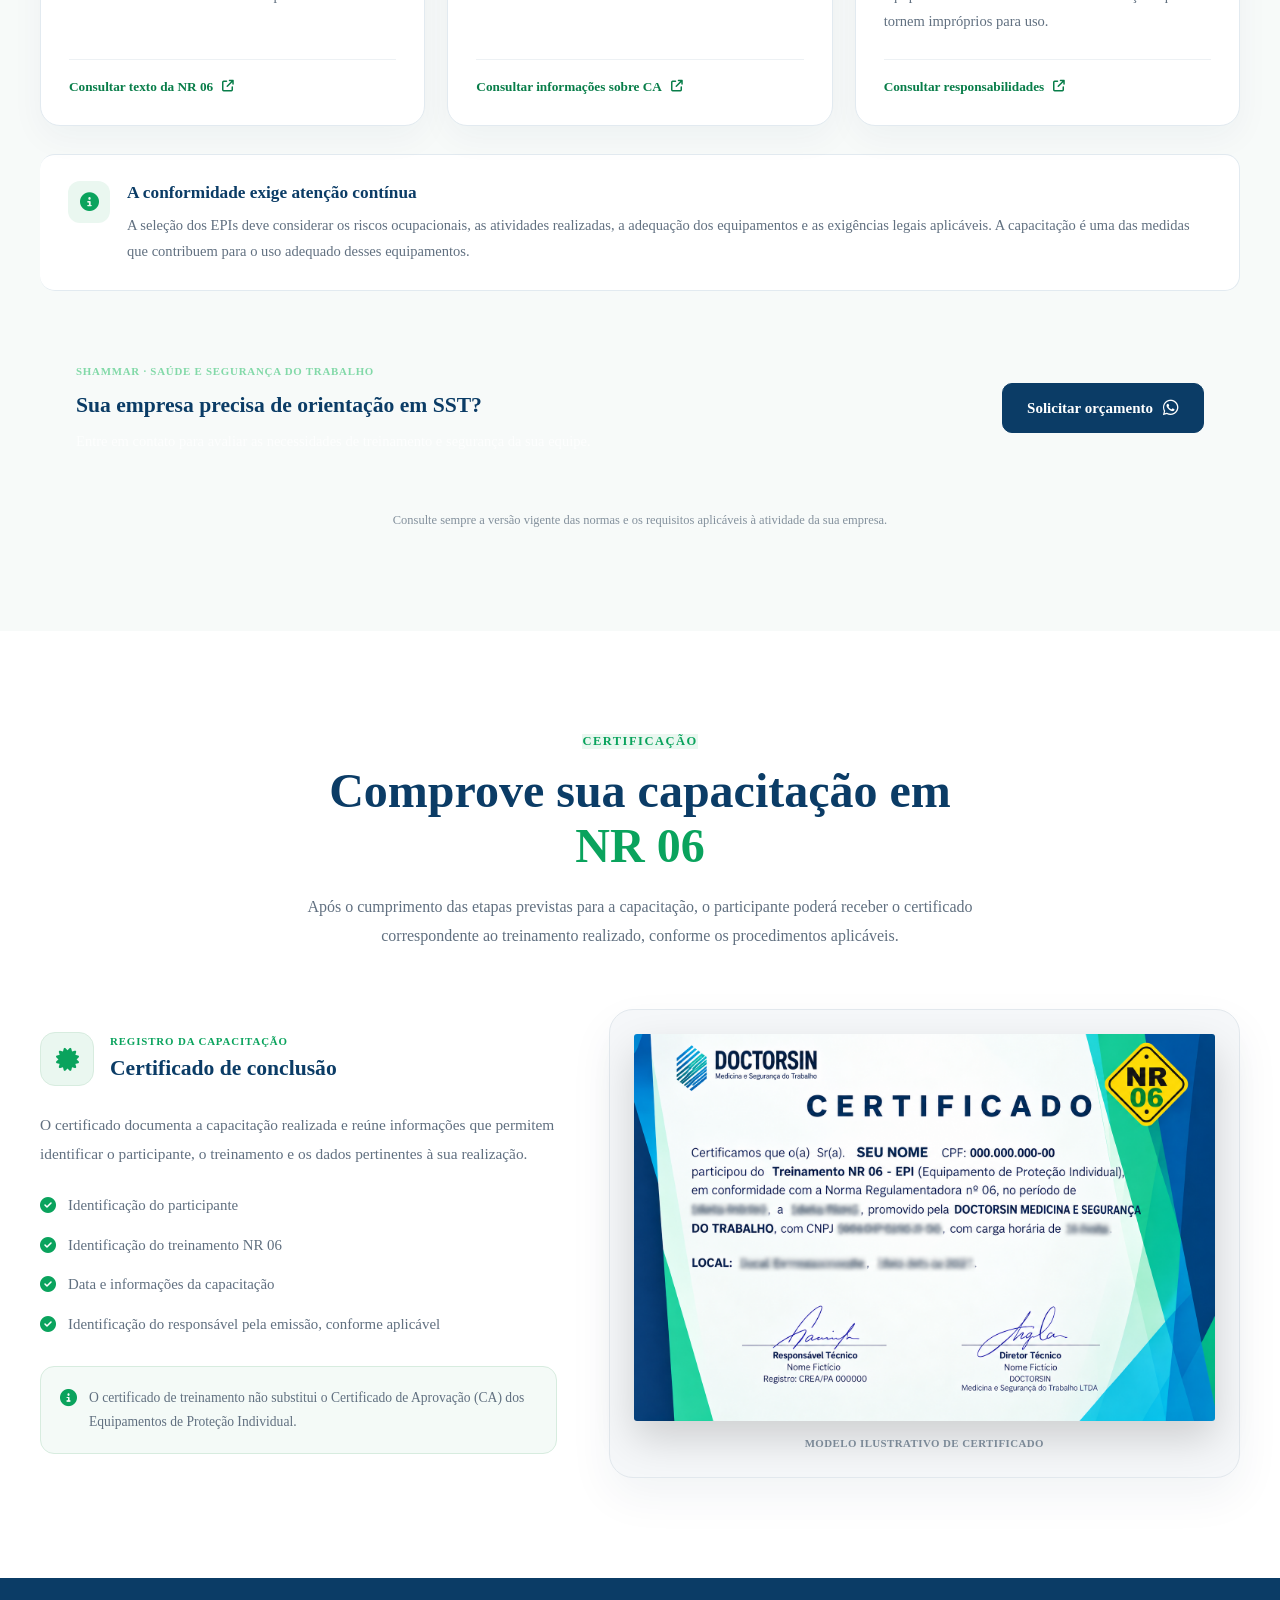
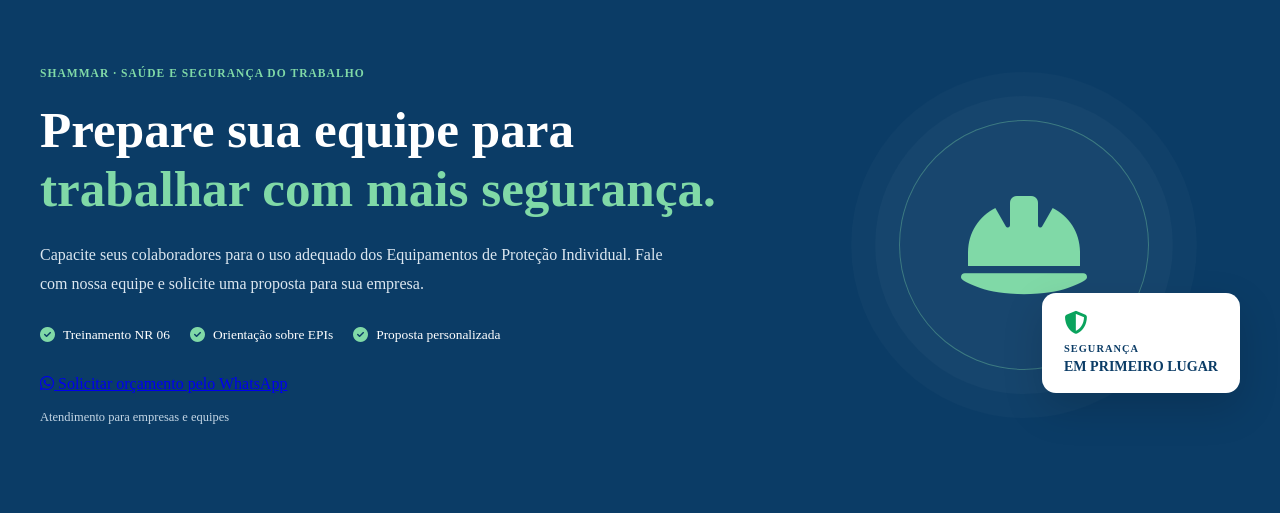
<file: nr06.html>
<!DOCTYPE html>
<html lang="pt-br">
<head>
    <meta charset="UTF-8">
    <meta name="viewport" content="width=device-width, initial-scale=1.0">
      <!-- Biblioteca de ícones Font Awesome -->
    <link
        rel="stylesheet"
        href="https://cdnjs.cloudflare.com/ajax/libs/font-awesome/6.7.2/css/all.min.css"
    >
    <link rel="stylesheet" href="nr06.css">
    <title>NR 06 — EPI | SHAMMAR</title>
</head>
<body>
    <section class="hero-nr nr06-hero">
  <div class="container">

    <nav class="breadcrumb" aria-label="Breadcrumb">
  <a href="index.html">Início</a>

  <i class="fa-solid fa-chevron-right" aria-hidden="true"></i>

  <a href="treinamentos.html">Treinamentos</a>

  <i class="fa-solid fa-chevron-right" aria-hidden="true"></i>

  <span aria-current="page">NR 06</span>
</nav>

    <div class="hero-nr-grid">

      <!-- CONTEÚDO -->
      <div class="hero-nr-content">

        <span class="hero-badge">
          TREINAMENTO NR 06
        </span>

        <h1>
          EPI — Equipamento
          <span>de Proteção Individual</span>
        </h1>

        <p>
          Capacitação para orientar trabalhadores sobre o uso adequado,
          conservação e cuidados relacionados aos Equipamentos de
          Proteção Individual.
        </p>

        <div class="hero-beneficios">

          <div class="hero-beneficio">
            <i class="fa-solid fa-shield-halved"></i>
            <span>Uso correto dos EPIs</span>
          </div>

          <div class="hero-beneficio">
            <i class="fa-solid fa-circle-check"></i>
            <span>Orientações de segurança</span>
          </div>

          <div class="hero-beneficio">
            <i class="fa-solid fa-certificate"></i>
            <span>Certificado de conclusão</span>
          </div>

        </div>

        <a
          href="https://wa.me/5591982747641?text=Olá! Gostaria de solicitar um orçamento para o treinamento NR 06 - EPI."
          class="btn-nr"
          data-whatsapp target="_blank" 
        >
          Solicitar orçamento
          <i class="fa-brands fa-whatsapp"></i>
        </a>

      </div>

      <!-- IMAGEM -->
      <div class="hero-nr-image">

        <div class="hero-image-box">

          <img
            src="img/treinamentos/nr06-hero.png"
            alt="Treinamento NR 06 sobre Equipamentos de Proteção Individual"
          >

        </div>

      </div>

    </div>
  </div>
</section>
<!-- =========================================================
     SOBRE O TREINAMENTO NR 06
     ========================================================= -->

<section class="nr06-sobre" id="sobre">

  <div class="nr06-sobre-container">

    <!-- CABEÇALHO -->
    <div class="nr06-sobre-header">

      <span class="nr06-label">
        SOBRE O TREINAMENTO
      </span>

      <h2>
        Capacitação para o uso adequado
        <strong>dos Equipamentos de Proteção Individual</strong>
      </h2>

      <p>
        O treinamento orienta os trabalhadores sobre aspectos
        relacionados ao uso adequado dos Equipamentos de
        Proteção Individual, considerando suas características,
        riscos, limitações, ajuste, manutenção e conservação.
      </p>

    </div>


    <!-- INFORMAÇÕES -->
    <div class="nr06-sobre-grid">

      <!-- PÚBLICO-ALVO -->
      <article class="nr06-info-card">

        <div class="nr06-info-icon">
          <i class="fa-solid fa-users"></i>
        </div>

        <div>
          <span>PÚBLICO-ALVO</span>

          <h3>
            Trabalhadores que utilizam EPI
          </h3>

          <p>
            Profissionais que necessitam utilizar
            Equipamentos de Proteção Individual em
            suas atividades.
          </p>
        </div>

      </article>


      <!-- OBJETIVO -->
      <article class="nr06-info-card">

        <div class="nr06-info-icon">
          <i class="fa-solid fa-bullseye"></i>
        </div>

        <div>
          <span>OBJETIVO</span>

          <h3>
            Orientar para o uso adequado
          </h3>

          <p>
            Desenvolver conhecimentos relacionados ao
            uso, ajuste, conservação e cuidados com
            os equipamentos de proteção.
          </p>
        </div>

      </article>


      <!-- MODALIDADE -->
      <article class="nr06-info-card">

        <div class="nr06-info-icon">
          <i class="fa-solid fa-chalkboard-user"></i>
        </div>

        <div>
          <span>MODALIDADE</span>

          <h3>
            Treinamento personalizado
          </h3>

          <p>
            A capacitação pode ser estruturada de acordo
            com as características dos equipamentos e
            das atividades realizadas.
          </p>
        </div>

      </article>


      <!-- CERTIFICAÇÃO -->
      <article class="nr06-info-card">

        <div class="nr06-info-icon">
          <i class="fa-solid fa-certificate"></i>
        </div>

        <div>
          <span>CERTIFICAÇÃO</span>

          <h3>
            Registro da capacitação
          </h3>

          <p>
            Após o cumprimento das etapas previstas,
            o participante recebe o certificado
            correspondente à capacitação realizada.
          </p>
        </div>

      </article>

    </div>


    <!-- DESTAQUE -->
    <div class="nr06-sobre-destaque">

      <div class="nr06-destaque-icon">
        <i class="fa-solid fa-shield-halved"></i>
      </div>

      <div>
        <span>FOCO DA CAPACITAÇÃO</span>

        <h3>
          Segurança no uso dos equipamentos
        </h3>

        <p>
          A capacitação considera orientações sobre a
          descrição do equipamento, riscos ocupacionais,
          limitações de proteção, forma adequada de uso
          e ajuste, manutenção, substituição e cuidados
          de limpeza, higienização, guarda e conservação.
        </p>
      </div>

    </div>


    <!-- CTA -->
    <div class="nr06-sobre-cta">

      <div>
        <span>
          TREINAMENTO NR 06
        </span>

        <h3>
          Precisa capacitar sua equipe?
        </h3>

        <p>
          Fale com a SHAMMAR e solicite uma proposta
          para sua empresa.
        </p>
      </div>

      <a
        href="https://wa.me/5591982747641?text=Olá! Gostaria de solicitar um orçamento para o treinamento NR 06 - EPI."
          class="btn-nr"
          data-whatsapp target="_blank"
      >
        Solicitar orçamento
        <i class="fa-brands fa-whatsapp"></i>
      </a>

    </div>

  </div>

</section>

<!-- =========================================================
     CONTEÚDO DO TREINAMENTO NR 06
     ========================================================= -->

<section class="nr06-conteudo" id="conteudo">

  <div class="nr06-conteudo-container">

    <header class="nr06-conteudo-header">
      <span class="nr06-label">CONTEÚDO PROGRAMÁTICO</span>

      <h2>
        O que você vai aprender no
        <strong>treinamento NR 06?</strong>
      </h2>

      <p>
        Conheça os principais cuidados e orientações para a
        utilização adequada dos Equipamentos de Proteção
        Individual no ambiente de trabalho.
      </p>
    </header>

    <div class="nr06-conteudo-grid">

      <!-- CARD 01 -->
      <article class="nr06-conteudo-card">
        <div class="nr06-conteudo-card-top">
          <span class="nr06-conteudo-numero">01</span>
          <div class="nr06-conteudo-icon">
            <i class="fa-solid fa-helmet-safety"></i>
          </div>
        </div>

        <h3>Conhecendo os EPIs</h3>

        <p>
          Descrição dos equipamentos, seus componentes e
          as finalidades de proteção de cada tipo de EPI.
        </p>

        <span class="nr06-conteudo-tag">
          Identificação dos equipamentos
        </span>
      </article>

      <!-- CARD 02 -->
      <article class="nr06-conteudo-card">
        <div class="nr06-conteudo-card-top">
          <span class="nr06-conteudo-numero">02</span>
          <div class="nr06-conteudo-icon">
            <i class="fa-solid fa-shield-halved"></i>
          </div>
        </div>

        <h3>Riscos e limitações</h3>

        <p>
          Compreensão dos riscos ocupacionais contra os
          quais o equipamento oferece proteção e de suas
          restrições e limitações.
        </p>

        <span class="nr06-conteudo-tag">
          Proteção adequada ao risco
        </span>
      </article>

      <!-- CARD 03 -->
      <article class="nr06-conteudo-card">
        <div class="nr06-conteudo-card-top">
          <span class="nr06-conteudo-numero">03</span>
          <div class="nr06-conteudo-icon">
            <i class="fa-solid fa-user-check"></i>
          </div>
        </div>

        <h3>Uso correto e ajuste</h3>

        <p>
          Orientações sobre a utilização adequada e o ajuste
          correto dos equipamentos, conforme as instruções
          do fabricante.
        </p>

        <span class="nr06-conteudo-tag">
          Utilização segura
        </span>
      </article>

      <!-- CARD 04 -->
      <article class="nr06-conteudo-card">
        <div class="nr06-conteudo-card-top">
          <span class="nr06-conteudo-numero">04</span>
          <div class="nr06-conteudo-icon">
            <i class="fa-solid fa-screwdriver-wrench"></i>
          </div>
        </div>

        <h3>Manutenção e substituição</h3>

        <p>
          Orientações sobre cuidados com os equipamentos,
          identificação de danos e situações que exigem
          manutenção ou substituição.
        </p>

        <span class="nr06-conteudo-tag">
          Integridade dos equipamentos
        </span>
      </article>

      <!-- CARD 05 -->
      <article class="nr06-conteudo-card">
        <div class="nr06-conteudo-card-top">
          <span class="nr06-conteudo-numero">05</span>
          <div class="nr06-conteudo-icon">
            <i class="fa-solid fa-soap"></i>
          </div>
        </div>

        <h3>Limpeza e higienização</h3>

        <p>
          Cuidados de limpeza e higienização de acordo
          com as orientações do fabricante e as
          características de cada equipamento.
        </p>

        <span class="nr06-conteudo-tag">
          Cuidados de conservação
        </span>
      </article>

      <!-- CARD 06 -->
      <article class="nr06-conteudo-card">
        <div class="nr06-conteudo-card-top">
          <span class="nr06-conteudo-numero">06</span>
          <div class="nr06-conteudo-icon">
            <i class="fa-solid fa-box-archive"></i>
          </div>
        </div>

        <h3>Guarda e conservação</h3>

        <p>
          Práticas adequadas para guardar e conservar
          os EPIs, além da comunicação de danos,
          extravios ou alterações que comprometam seu uso.
        </p>

        <span class="nr06-conteudo-tag">
          Responsabilidade no uso
        </span>
      </article>

    </div>

    <!-- OBSERVAÇÃO -->
    <div class="nr06-conteudo-nota">
      <i class="fa-solid fa-circle-info"></i>

      <p>
        O conteúdo e a realização do treinamento devem
        considerar as características do EPI, a atividade
        executada e as exigências legais aplicáveis.
      </p>
    </div>

  </div>

</section>

<!-- =========================================================
     NR 06 — COMO FUNCIONA O TREINAMENTO
     ========================================================= -->

<section class="nr06-como-funciona" id="como-funciona">

  <div class="nr06-como-container">

    <!-- CABEÇALHO -->
    <header class="nr06-como-header">

      <span class="nr06-label">
        ETAPAS DA CAPACITAÇÃO
      </span>

      <h2>
        Como funciona o
        <strong>treinamento NR 06?</strong>
      </h2>

      <p>
        Uma capacitação orientada às necessidades da empresa,
        com foco no uso adequado dos Equipamentos de Proteção
        Individual e nos cuidados necessários para sua utilização.
      </p>

    </header>


    <!-- ETAPAS -->
    <div class="nr06-etapas">

      <!-- ETAPA 01 -->
      <article class="nr06-etapa">

        <div class="nr06-etapa-topo">
          <span class="nr06-etapa-numero">01</span>

          <div class="nr06-etapa-icon">
            <i class="fa-solid fa-clipboard-list"></i>
          </div>
        </div>

        <span class="nr06-etapa-label">
          PRIMEIRA ETAPA
        </span>

        <h3>
          Identificação das necessidades
        </h3>

        <p>
          Consideração das atividades realizadas, dos riscos
          ocupacionais e dos Equipamentos de Proteção Individual
          utilizados pelos trabalhadores.
        </p>

      </article>


      <!-- ETAPA 02 -->
      <article class="nr06-etapa">

        <div class="nr06-etapa-topo">
          <span class="nr06-etapa-numero">02</span>

          <div class="nr06-etapa-icon">
            <i class="fa-solid fa-book-open"></i>
          </div>
        </div>

        <span class="nr06-etapa-label">
          SEGUNDA ETAPA
        </span>

        <h3>
          Orientação técnica
        </h3>

        <p>
          Apresentação das características dos equipamentos,
          das finalidades de proteção, das limitações e das
          orientações para utilização adequada.
        </p>

      </article>


      <!-- ETAPA 03 -->
      <article class="nr06-etapa">

        <div class="nr06-etapa-topo">
          <span class="nr06-etapa-numero">03</span>

          <div class="nr06-etapa-icon">
            <i class="fa-solid fa-helmet-safety"></i>
          </div>
        </div>

        <span class="nr06-etapa-label">
          TERCEIRA ETAPA
        </span>

        <h3>
          Uso e conservação dos EPIs
        </h3>

        <p>
          Orientações sobre uso, ajuste, manutenção,
          substituição, limpeza, higienização, guarda
          e conservação, conforme aplicável.
        </p>

      </article>


      <!-- ETAPA 04 -->
      <article class="nr06-etapa">

        <div class="nr06-etapa-topo">
          <span class="nr06-etapa-numero">04</span>

          <div class="nr06-etapa-icon">
            <i class="fa-solid fa-file-circle-check"></i>
          </div>
        </div>

        <span class="nr06-etapa-label">
          ETAPA FINAL
        </span>

        <h3>
          Conclusão da capacitação
        </h3>

        <p>
          Cumprimento das etapas previstas para o treinamento
          e registro da capacitação realizada, conforme
          os procedimentos aplicáveis.
        </p>

      </article>

    </div>


    <!-- DESTAQUE FINAL -->
    <div class="nr06-como-destaque">

      <div class="nr06-como-destaque-conteudo">

        <div class="nr06-como-destaque-icon">
          <i class="fa-solid fa-shield-halved"></i>
        </div>

        <div>
          <span>SHAMMAR · SAÚDE E SEGURANÇA DO TRABALHO</span>

          <h3>
            Capacitação alinhada à realidade da sua empresa
          </h3>

          <p>
            Converse com nossa equipe para avaliar as
            necessidades de capacitação relacionadas aos
            Equipamentos de Proteção Individual utilizados
            nas atividades da sua empresa.
          </p>
        </div>

      </div>

      <a
        href="https://wa.me/5591982747641?text=Olá! Gostaria de solicitar um orçamento para o treinamento NR 06 - EPI."
          class="btn-nr"
          data-whatsapp target="_blank"
      >
        Solicitar orçamento
        <i class="fa-brands fa-whatsapp"></i>
      </a>

    </div>

  </div>

</section>


<!-- =========================================================
     NR 06 — LEGISLAÇÃO E CONFORMIDADE
     ========================================================= -->

<section class="nr06-legislacao" id="legislacao">

  <div class="nr06-legislacao-container">

    <!-- CABEÇALHO -->
    <header class="nr06-legislacao-header">

      <span class="nr06-label">
        LEGISLAÇÃO E CONFORMIDADE
      </span>

      <h2>
        Segurança começa com
        <strong>conformidade normativa</strong>
      </h2>

      <p>
        Conheça os principais requisitos da NR 06 relacionados
        aos Equipamentos de Proteção Individual e às
        responsabilidades das organizações e dos trabalhadores.
      </p>

    </header>


    <!-- CARDS DA LEGISLAÇÃO -->
    <div class="nr06-legislacao-grid">

      <!-- CARD 01 -->
      <article class="nr06-lei-card">

        <div class="nr06-lei-card-topo">
          <div class="nr06-lei-icon">
            <i class="fa-solid fa-scale-balanced"></i>
          </div>

          <span class="nr06-lei-numero">01</span>
        </div>

        <span class="nr06-lei-tag">
          NORMA REGULAMENTADORA
        </span>

        <h3>NR 06 — Equipamento de Proteção Individual</h3>

        <p>
          Estabelece requisitos para seleção, fornecimento,
          utilização e cuidados com os EPIs, visando à proteção
          dos trabalhadores contra riscos ocupacionais.
        </p>

        <a
          class="nr06-lei-link"
          href="https://www.gov.br/trabalho-e-emprego/pt-br/acesso-a-informacao/participacao-social/conselhos-e-orgaos-colegiados/comissao-tripartite-partitaria-permanente/normas-regulamentadora/normas-regulamentadoras-vigentes/nr-06-atualizada-2025-ii.pdf"
          target="_blank"
          rel="noopener noreferrer"
        >
          Consultar texto da NR 06
          <i class="fa-solid fa-arrow-up-right-from-square"></i>
        </a>

      </article>


      <!-- CARD 02 -->
      <article class="nr06-lei-card">

        <div class="nr06-lei-card-topo">
          <div class="nr06-lei-icon">
            <i class="fa-solid fa-certificate"></i>
          </div>

          <span class="nr06-lei-numero">02</span>
        </div>

        <span class="nr06-lei-tag">
          CERTIFICADO DE APROVAÇÃO
        </span>

        <h3>CA — Certificado de Aprovação</h3>

        <p>
          O EPI deve possuir indicação do Certificado de
          Aprovação (CA) para ser comercializado ou utilizado,
          conforme os requisitos aplicáveis da NR 06.
        </p>

        <a
          class="nr06-lei-link"
          href="https://www.gov.br/trabalho-e-emprego/pt-br/assuntos/inspecao-do-trabalho/seguranca-e-saude-no-trabalho/equipamentos-de-protecao-individual"
          target="_blank"
          rel="noopener noreferrer"
        >
          Consultar informações sobre CA
          <i class="fa-solid fa-arrow-up-right-from-square"></i>
        </a>

      </article>


      <!-- CARD 03 -->
      <article class="nr06-lei-card">

        <div class="nr06-lei-card-topo">
          <div class="nr06-lei-icon">
            <i class="fa-solid fa-building-shield"></i>
          </div>

          <span class="nr06-lei-numero">03</span>
        </div>

        <span class="nr06-lei-tag">
          RESPONSABILIDADES
        </span>

        <h3>Deveres da organização e do trabalhador</h3>

        <p>
          A organização deve selecionar e fornecer EPIs
          adequados, orientar os trabalhadores e cumprir
          suas obrigações. O trabalhador deve utilizar
          corretamente os equipamentos e comunicar danos
          ou alterações que os tornem impróprios para uso.
        </p>

        <a
          class="nr06-lei-link"
          href="https://www.gov.br/trabalho-e-emprego/pt-br/acesso-a-informacao/participacao-social/conselhos-e-orgaos-colegiados/comissao-tripartite-partitaria-permanente/normas-regulamentadora/normas-regulamentadoras-vigentes/nr-06-atualizada-2025-ii.pdf"
          target="_blank"
          rel="noopener noreferrer"
        >
          Consultar responsabilidades
          <i class="fa-solid fa-arrow-up-right-from-square"></i>
        </a>

      </article>

    </div>


    <!-- ALERTA INFORMATIVO -->
    <div class="nr06-legislacao-nota">

      <div class="nr06-legislacao-nota-icon">
        <i class="fa-solid fa-circle-info"></i>
      </div>

      <div class="nr06-legislacao-nota-texto">

        <h3>
          A conformidade exige atenção contínua
        </h3>

        <p>
          A seleção dos EPIs deve considerar os riscos
          ocupacionais, as atividades realizadas, a adequação
          dos equipamentos e as exigências legais aplicáveis.
          A capacitação é uma das medidas que contribuem para
          o uso adequado desses equipamentos.
        </p>

      </div>

    </div>


    <!-- CTA -->
    <div class="nr06-legislacao-cta">

      <div class="nr06-legislacao-cta-texto">

        <span>SHAMMAR · SAÚDE E SEGURANÇA DO TRABALHO</span>

        <h3>
          Sua empresa precisa de orientação em SST?
        </h3>

        <p>
          Entre em contato para avaliar as necessidades
          de treinamento e segurança da sua equipe.
        </p>

      </div>

      <a
        href="https://wa.me/5591982747641?text=Olá! Gostaria de solicitar um orçamento para o treinamento NR 06 - EPI."
          class="btn-nr"
          data-whatsapp target="_blank"
      >
        Solicitar orçamento
        <i class="fa-brands fa-whatsapp"></i>
      </a>

    </div>

    <p class="nr06-legislacao-rodape">
      Consulte sempre a versão vigente das normas e os
      requisitos aplicáveis à atividade da sua empresa.
    </p>

  </div>

</section>

<!-- =========================================================
     NR 06 — CERTIFICAÇÃO
     ========================================================= -->

<section class="nr06-certificacao" id="certificacao">

  <div class="nr06-certificacao-container">

    <!-- CABEÇALHO -->
    <header class="nr06-certificacao-titulo">

      <span class="nr06-label">
        CERTIFICAÇÃO
      </span>

      <h2>
        Comprove sua capacitação em
        <strong>NR 06</strong>
      </h2>

      <p>
        Após o cumprimento das etapas previstas para a
        capacitação, o participante poderá receber o
        certificado correspondente ao treinamento realizado,
        conforme os procedimentos aplicáveis.
      </p>

    </header>


    <!-- CONTEÚDO -->
    <div class="nr06-certificacao-grid">

      <!-- INFORMAÇÕES -->
      <div class="nr06-certificacao-info">

        <div class="nr06-certificacao-intro">

          <div class="nr06-certificacao-icon">
            <i class="fa-solid fa-certificate"></i>
          </div>

          <div>
            <span>REGISTRO DA CAPACITAÇÃO</span>

            <h3>
              Certificado de conclusão
            </h3>
          </div>

        </div>


        <p class="nr06-certificacao-texto">
          O certificado documenta a capacitação realizada
          e reúne informações que permitem identificar o
          participante, o treinamento e os dados pertinentes
          à sua realização.
        </p>


        <!-- INFORMAÇÕES DO CERTIFICADO -->
        <ul class="nr06-certificacao-lista">

          <li>
            <i class="fa-solid fa-circle-check"></i>
            <span>Identificação do participante</span>
          </li>

          <li>
            <i class="fa-solid fa-circle-check"></i>
            <span>Identificação do treinamento NR 06</span>
          </li>

          <li>
            <i class="fa-solid fa-circle-check"></i>
            <span>Data e informações da capacitação</span>
          </li>

          <li>
            <i class="fa-solid fa-circle-check"></i>
            <span>Identificação do responsável pela emissão, conforme aplicável</span>
          </li>

        </ul>


        <!-- NOTA -->
        <div class="nr06-certificacao-nota">

          <i class="fa-solid fa-circle-info"></i>

          <p>
            O certificado de treinamento não substitui o
            Certificado de Aprovação (CA) dos Equipamentos
            de Proteção Individual.
          </p>

        </div>

      </div>


      <!-- REPRESENTAÇÃO DO CERTIFICADO -->
      <div class="nr06-certificado-visual">

        <div class="nr06-certificado-documento">

          <img
            src="img/treinamentos/certificado-epi-nr06.png"
            alt="Exemplo ilustrativo de certificado do treinamento NR 06"
            loading="lazy"
          >

          <span class="nr06-certificado-legenda">
            Modelo ilustrativo de certificado
          </span>

        </div>

      </div>

    </div>

  </div>

</section>

<!-- =========================================================
     NR 06 — CTA FINAL
     ========================================================= -->

<section class="nr06-cta-final" id="contato">

  <div class="nr06-cta-final-container">

    <div class="nr06-cta-final-conteudo">

      <span class="nr06-cta-final-label">
        SHAMMAR · SAÚDE E SEGURANÇA DO TRABALHO
      </span>

      <h2>
        Prepare sua equipe para
        <strong>trabalhar com mais segurança.</strong>
      </h2>

      <p>
        Capacite seus colaboradores para o uso adequado
        dos Equipamentos de Proteção Individual. Fale com
        nossa equipe e solicite uma proposta para sua empresa.
      </p>

      <div class="nr06-cta-final-beneficios">

        <span>
          <i class="fa-solid fa-circle-check"></i>
          Treinamento NR 06
        </span>

        <span>
          <i class="fa-solid fa-circle-check"></i>
          Orientação sobre EPIs
        </span>

        <span>
          <i class="fa-solid fa-circle-check"></i>
          Proposta personalizada
        </span>

      </div>

      <a
        href="https://wa.me/5591982747641?text=Olá! Gostaria de solicitar um orçamento para o treinamento NR 06 - EPI."
          class="btn-nr"
          data-whatsapp target="_blank"
      >
        <i class="fa-brands fa-whatsapp"></i>
        Solicitar orçamento pelo WhatsApp
      </a>

      <span class="nr06-cta-final-nota">
        Atendimento para empresas e equipes
      </span>

    </div>

    <div class="nr06-cta-final-visual" aria-hidden="true">

      <div class="nr06-cta-final-circulo">
        <i class="fa-solid fa-helmet-safety"></i>
      </div>

      <div class="nr06-cta-final-selo">
        <i class="fa-solid fa-shield-halved"></i>
        <span>SEGURANÇA</span>
        <strong>EM PRIMEIRO LUGAR</strong>
      </div>

    </div>

  </div>

</section>

</body>
</html>
</file>
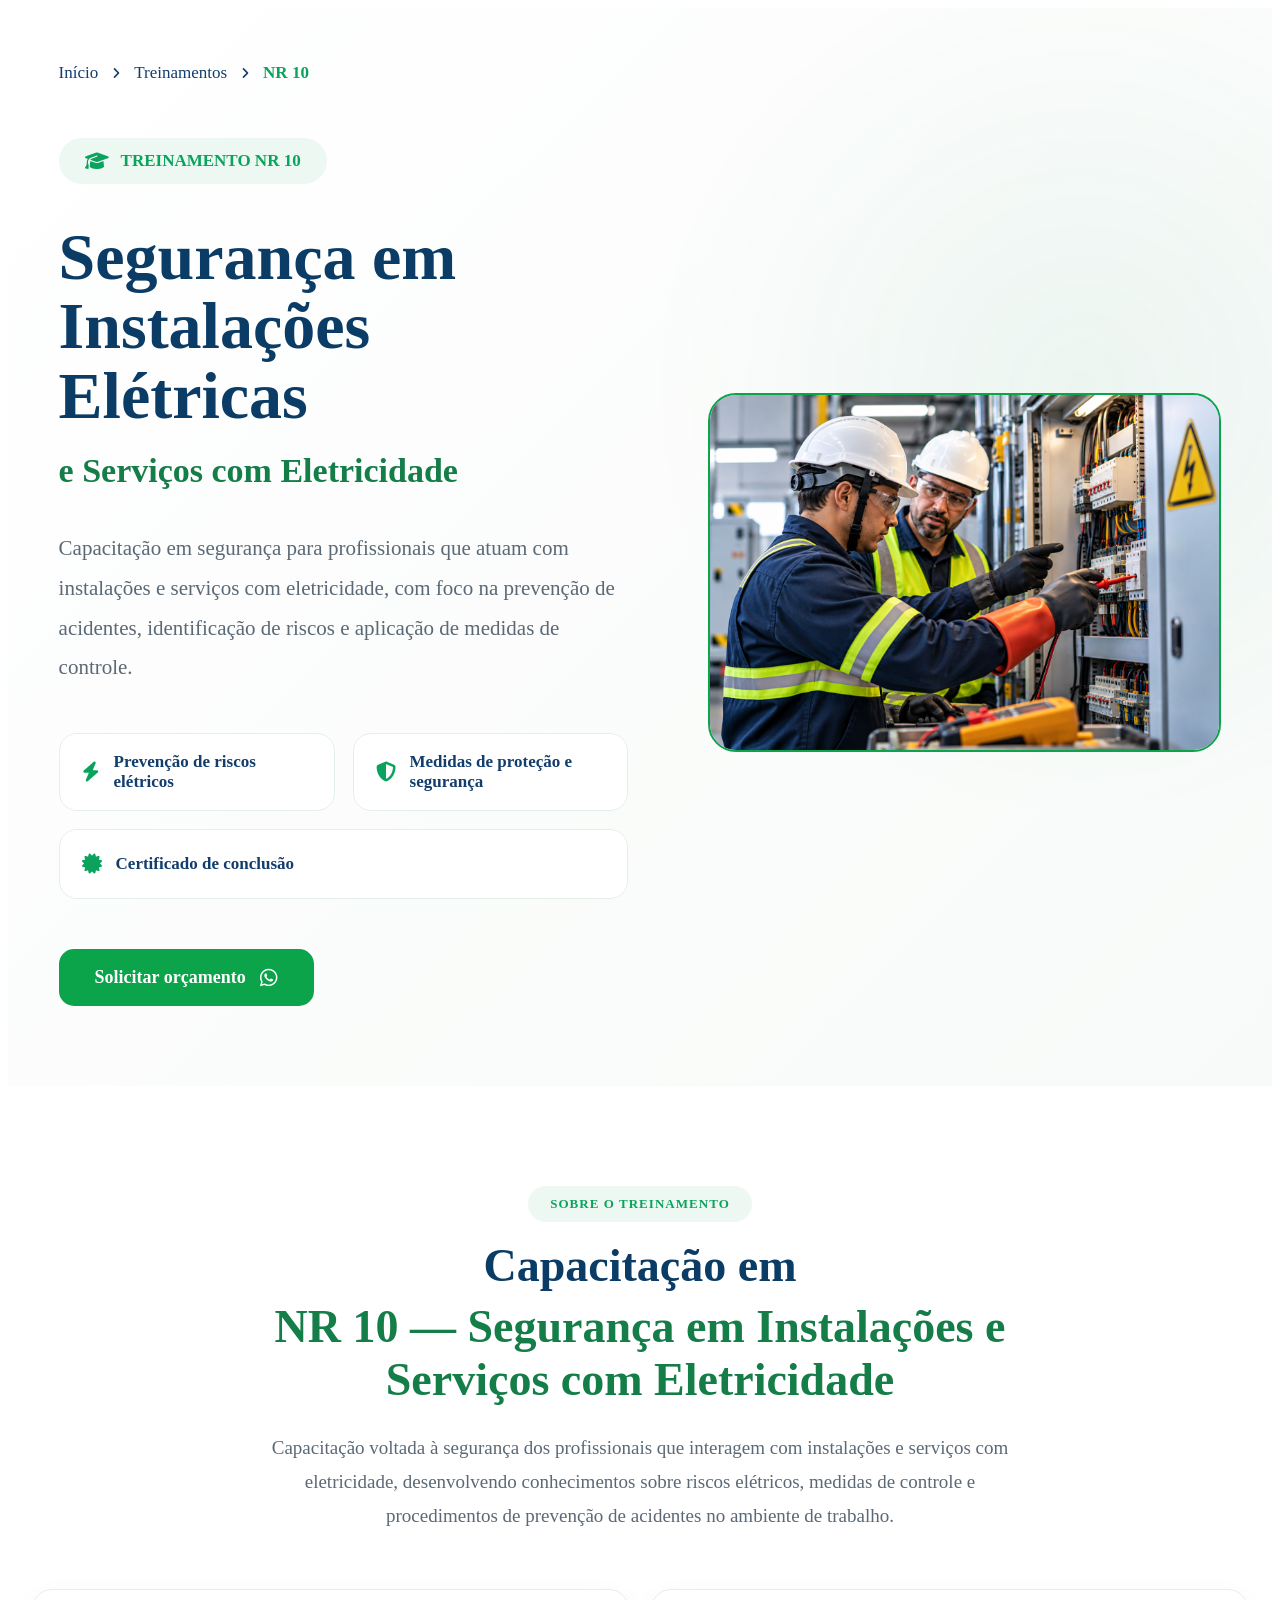
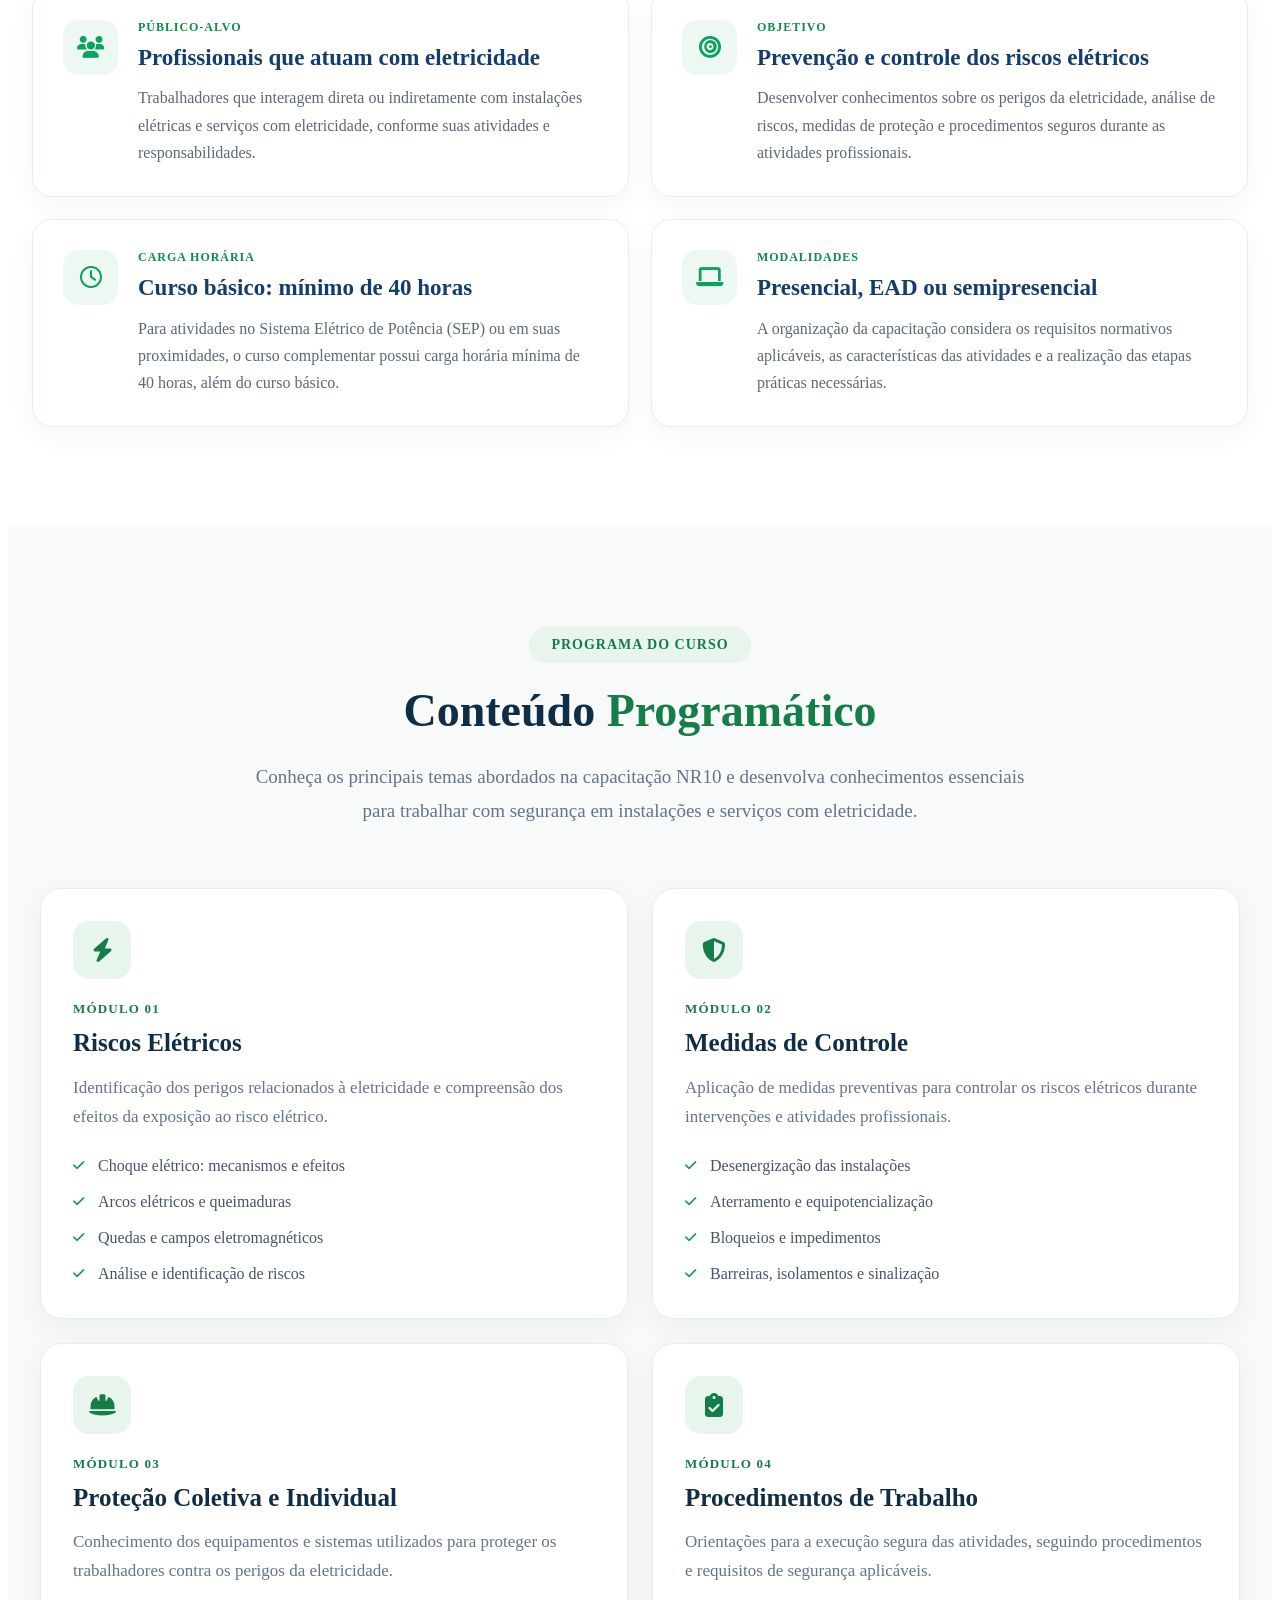
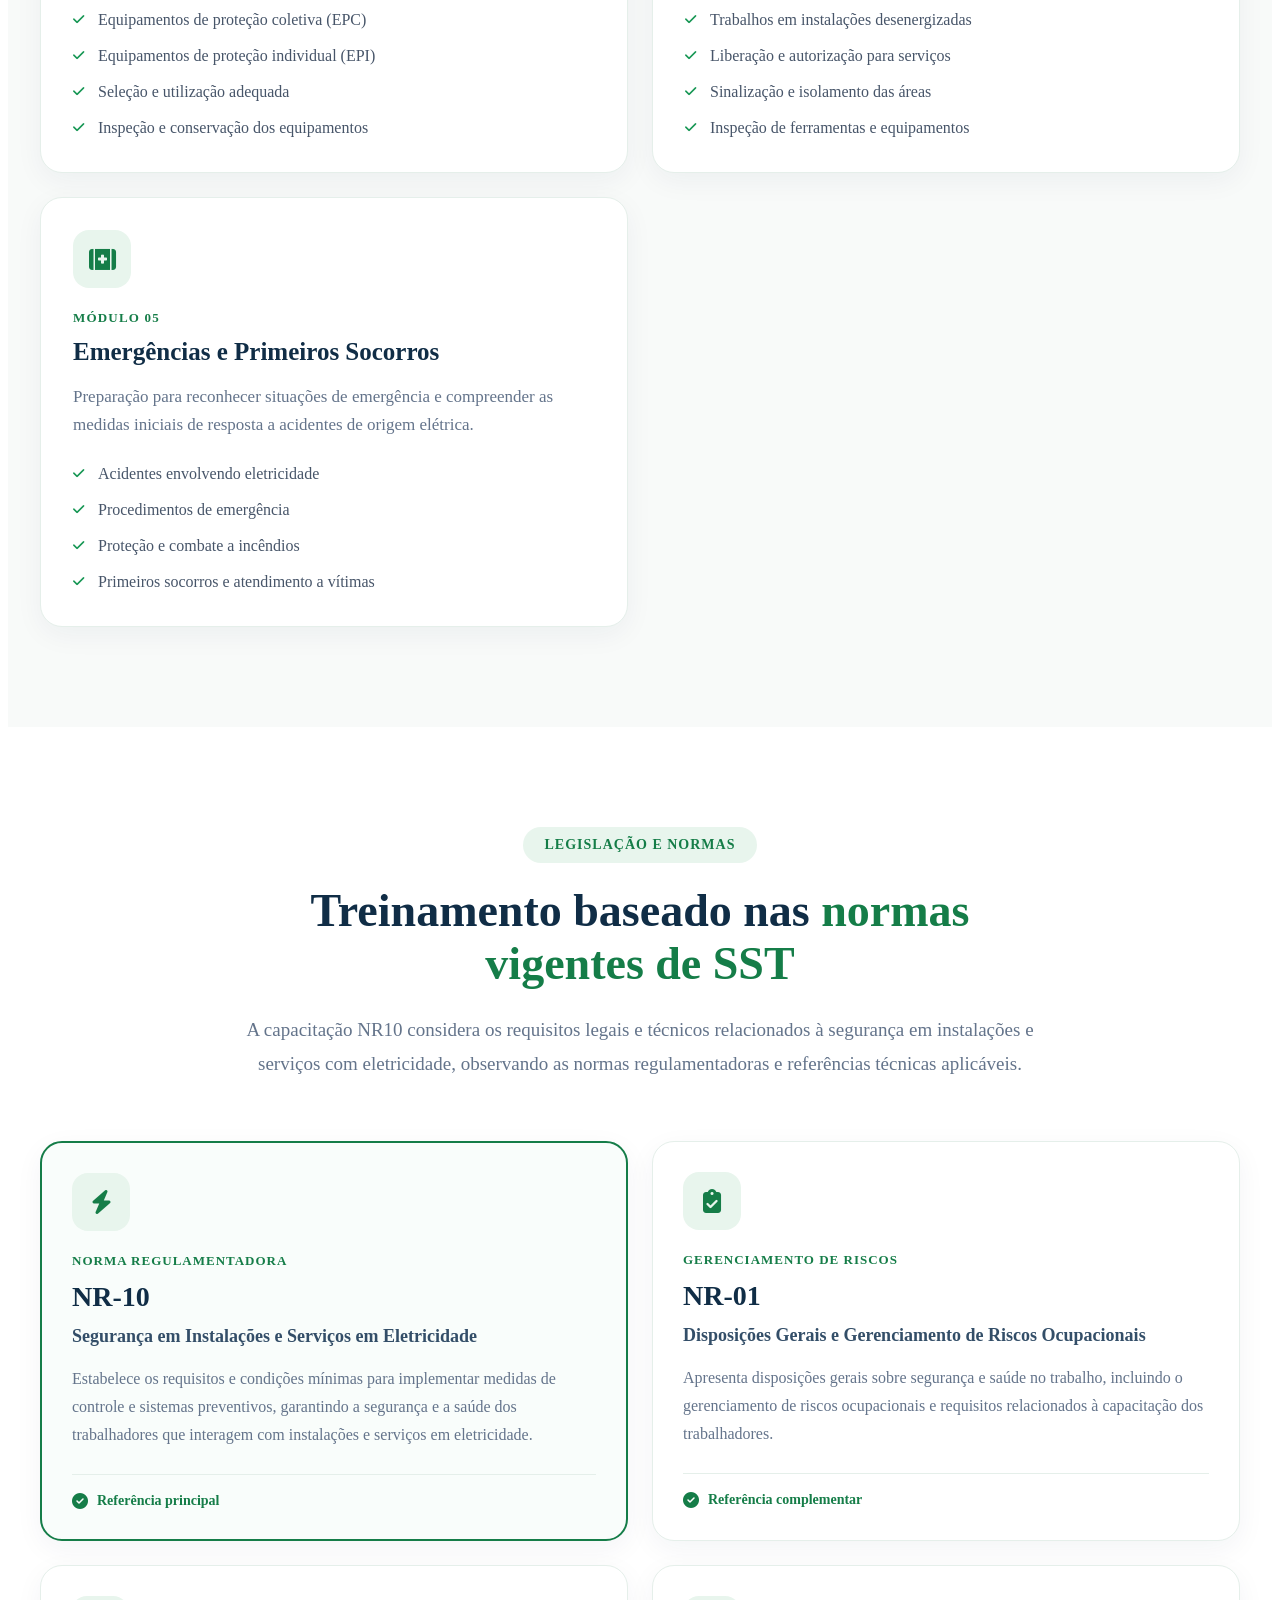
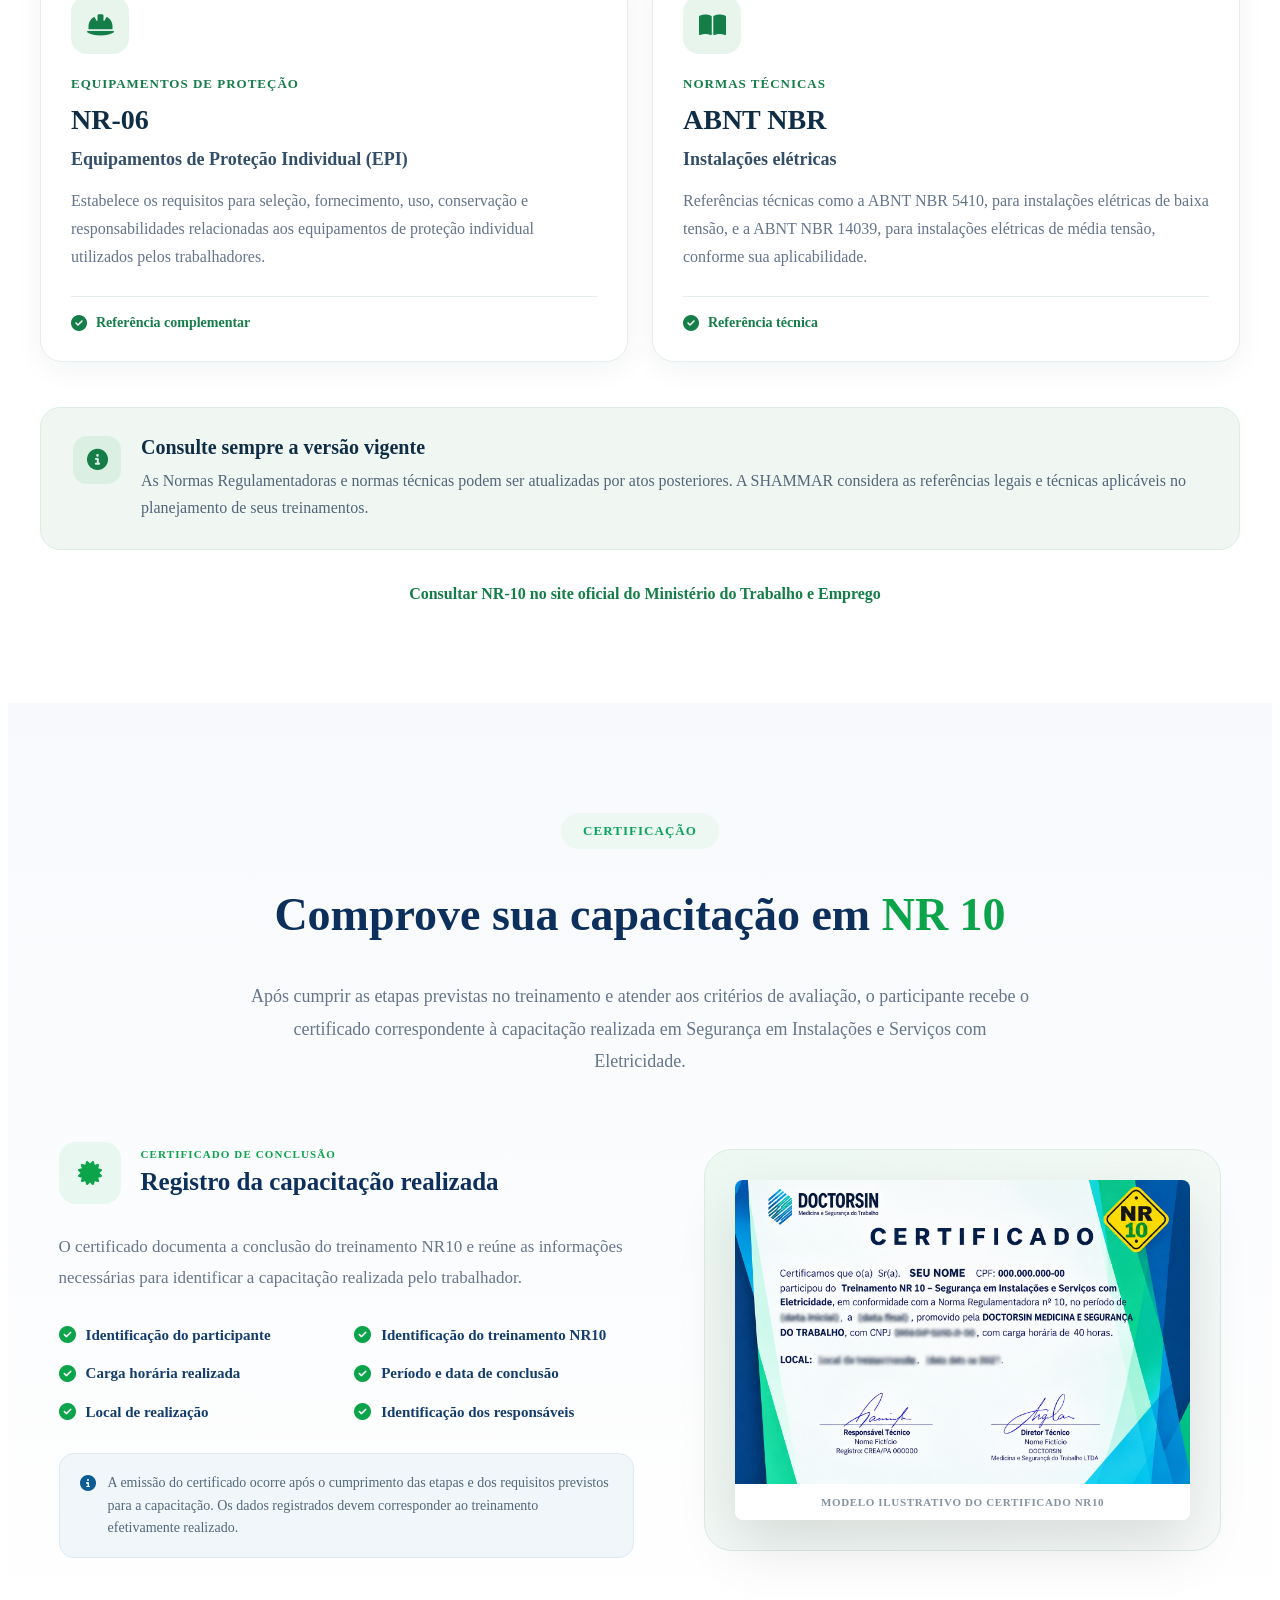
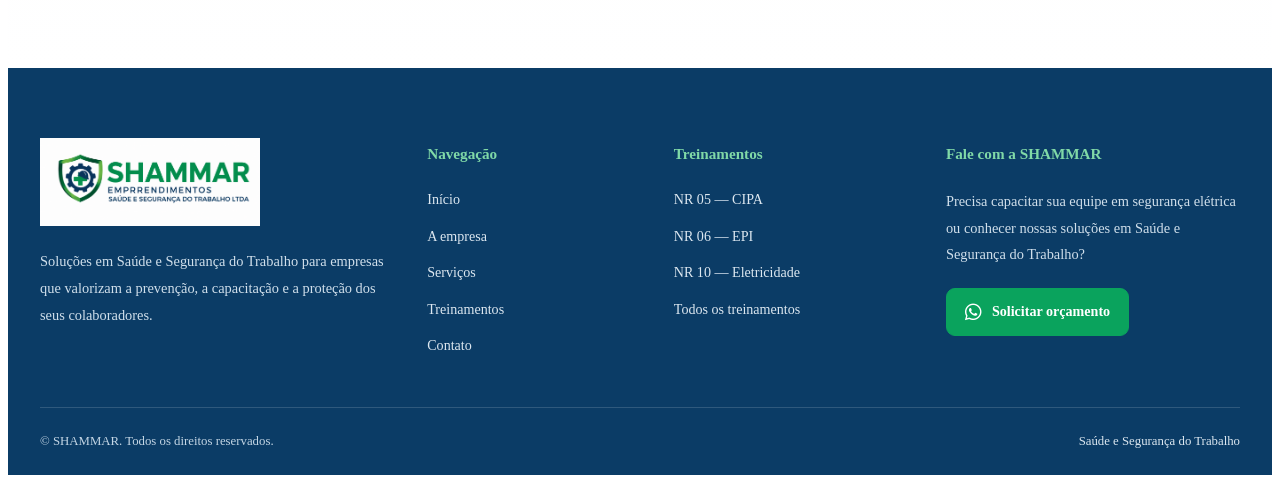
<file: nr10.html>
<!DOCTYPE html>
<html lang="pt-br">
<head>
    <meta charset="UTF-8">
    <meta name="viewport" content="width=device-width, initial-scale=1.0">

    <title>NR 10 — Segurança em Instalações Elétricas | SHAMMAR</title>

    <link rel="preconnect" href="https://fonts.googleapis.com">
    <link rel="preconnect" href="https://fonts.gstatic.com" crossorigin>

    <link
        href="https://fonts.googleapis.com/css2?family=Poppins:wght@300;400;500;600;700;800&display=swap"
        rel="stylesheet"
    >

    <link
        rel="stylesheet"
        href="https://cdnjs.cloudflare.com/ajax/libs/font-awesome/6.7.2/css/all.min.css"
    >

    <link rel="stylesheet" href="nr10.css">
</head>

<body>

<!-- HERO NR 10 -->

<section class="hero-nr nr10-hero">

    <div class="container">

        <!-- BREADCRUMB -->

        <nav class="breadcrumb" aria-label="Breadcrumb">

            <a href="index.html">Início</a>

            <i class="fa-solid fa-angle-right" aria-hidden="true"></i>

            <a href="treinamentos.html">Treinamentos</a>

            <i class="fa-solid fa-angle-right" aria-hidden="true"></i>

            <span aria-current="page">NR 10</span>

        </nav>

        <div class="hero-nr-grid">

            <!-- CONTEÚDO -->

            <div class="hero-nr-content">

                <span class="hero-badge">
                    <i class="fa-solid fa-graduation-cap" aria-hidden="true"></i>
                    TREINAMENTO NR 10
                </span>

                <h1>
                    Segurança em Instalações Elétricas

                    <span>
                        e Serviços com Eletricidade
                    </span>
                </h1>

                <p>
                    Capacitação em segurança para profissionais que atuam
                    com instalações e serviços com eletricidade, com foco
                    na prevenção de acidentes, identificação de riscos e
                    aplicação de medidas de controle.
                </p>

                <!-- BENEFÍCIOS -->

                <div class="hero-beneficios">

                    <div class="hero-beneficio">
                        <i class="fa-solid fa-bolt" aria-hidden="true"></i>
                        <span>Prevenção de riscos elétricos</span>
                    </div>

                    <div class="hero-beneficio">
                        <i class="fa-solid fa-shield-halved" aria-hidden="true"></i>
                        <span>Medidas de proteção e segurança</span>
                    </div>

                    <div class="hero-beneficio">
                        <i class="fa-solid fa-certificate" aria-hidden="true"></i>
                        <span>Certificado de conclusão</span>
                    </div>

                </div>

                <!-- BOTÃO -->

                <a href="https://wa.me/5591982747641?text=Olá! Gostaria de solicitar um orçamento para o treinamento NR 10 - SEGURANÇAS EM INSTALAÇÕES ELÉTRICAS."
          class="btn-nr"
          data-whatsapp target="_blank" class="btn-nr">
                    Solicitar orçamento
                    <i class="fa-brands fa-whatsapp" aria-hidden="true"></i>
                </a>

            </div>

            <!-- IMAGEM -->

            <div class="hero-nr-image">

                <div class="hero-image-box">

                    <img
                        src="img/treinamentos/nr10-hero.png"
                        alt="Profissionais utilizando equipamentos de proteção durante atividade em painel elétrico"
                        fetchpriority="high"
                    >

                </div>

            </div>

        </div>

    </div>

</section>


<!-- =========================================
     PARTE 02 — SOBRE O TREINAMENTO NR 10
========================================= -->

<section class="nr10-sobre" id="sobre-treinamento">

    <div class="nr10-sobre-container">

        <!-- CABEÇALHO -->

        <div class="nr10-sobre-titulo">

            <span class="nr10-label">
                SOBRE O TREINAMENTO
            </span>

            <h2>
                Capacitação em
                <strong>NR 10 — Segurança em Instalações e Serviços com Eletricidade</strong>
            </h2>

            <p>
                Capacitação voltada à segurança dos profissionais que
                interagem com instalações e serviços com eletricidade,
                desenvolvendo conhecimentos sobre riscos elétricos,
                medidas de controle e procedimentos de prevenção
                de acidentes no ambiente de trabalho.
            </p>

        </div>


        <!-- INFORMAÇÕES PRINCIPAIS -->

        <div class="nr10-info-grid">

            <!-- PÚBLICO-ALVO -->

            <article class="nr10-info-card">

                <div class="nr10-info-icon">
                    <i class="fa-solid fa-users"></i>
                </div>

                <div>

                    <span>PÚBLICO-ALVO</span>

                    <h3>
                        Profissionais que atuam com eletricidade
                    </h3>

                    <p>
                        Trabalhadores que interagem direta ou
                        indiretamente com instalações elétricas
                        e serviços com eletricidade, conforme
                        suas atividades e responsabilidades.
                    </p>

                </div>

            </article>


            <!-- OBJETIVO -->

            <article class="nr10-info-card">

                <div class="nr10-info-icon">
                    <i class="fa-solid fa-bullseye"></i>
                </div>

                <div>

                    <span>OBJETIVO</span>

                    <h3>
                        Prevenção e controle dos riscos elétricos
                    </h3>

                    <p>
                        Desenvolver conhecimentos sobre os perigos
                        da eletricidade, análise de riscos, medidas
                        de proteção e procedimentos seguros
                        durante as atividades profissionais.
                    </p>

                </div>

            </article>


            <!-- CARGA HORÁRIA -->

            <article class="nr10-info-card">

                <div class="nr10-info-icon">
                    <i class="fa-regular fa-clock"></i>
                </div>

                <div>

                    <span>CARGA HORÁRIA</span>

                    <h3>
                        Curso básico: mínimo de 40 horas
                    </h3>

                    <p>
                        Para atividades no Sistema Elétrico de Potência
                        (SEP) ou em suas proximidades, o curso
                        complementar possui carga horária mínima
                        de 40 horas, além do curso básico.
                    </p>

                </div>

            </article>


            <!-- MODALIDADES -->

            <article class="nr10-info-card">

                <div class="nr10-info-icon">
                    <i class="fa-solid fa-laptop"></i>
                </div>

                <div>

                    <span>MODALIDADES</span>

                    <h3>
                        Presencial, EAD ou semipresencial
                    </h3>

                    <p>
                        A organização da capacitação considera
                        os requisitos normativos aplicáveis,
                        as características das atividades
                        e a realização das etapas práticas
                        necessárias.
                    </p>

                </div>

            </article>

        </div>

    </div>

</section>

<section class="nr10-conteudo" id="conteudo-programatico">
    <div class="nr10-conteudo-container">

        <div class="nr10-conteudo-titulo">
            <span class="nr10-label">PROGRAMA DO CURSO</span>

            <h2>
                Conteúdo <strong>Programático</strong>
            </h2>

            <p>
                Conheça os principais temas abordados na capacitação
                NR10 e desenvolva conhecimentos essenciais para
                trabalhar com segurança em instalações e serviços
                com eletricidade.
            </p>
        </div>

        <div class="nr10-conteudo-grid">

            <!-- CARD 01 -->
            <article class="nr10-conteudo-card">
                <div class="nr10-conteudo-icon">
                    <i class="fas fa-bolt"></i>
                </div>

                <span class="nr10-conteudo-numero">MÓDULO 01</span>

                <h3>Riscos Elétricos</h3>

                <p>
                    Identificação dos perigos relacionados à
                    eletricidade e compreensão dos efeitos da
                    exposição ao risco elétrico.
                </p>

                <ul>
                    <li>Choque elétrico: mecanismos e efeitos</li>
                    <li>Arcos elétricos e queimaduras</li>
                    <li>Quedas e campos eletromagnéticos</li>
                    <li>Análise e identificação de riscos</li>
                </ul>
            </article>

            <!-- CARD 02 -->
            <article class="nr10-conteudo-card">
                <div class="nr10-conteudo-icon">
                    <i class="fas fa-shield-alt"></i>
                </div>

                <span class="nr10-conteudo-numero">MÓDULO 02</span>

                <h3>Medidas de Controle</h3>

                <p>
                    Aplicação de medidas preventivas para controlar
                    os riscos elétricos durante intervenções e
                    atividades profissionais.
                </p>

                <ul>
                    <li>Desenergização das instalações</li>
                    <li>Aterramento e equipotencialização</li>
                    <li>Bloqueios e impedimentos</li>
                    <li>Barreiras, isolamentos e sinalização</li>
                </ul>
            </article>

            <!-- CARD 03 -->
            <article class="nr10-conteudo-card">
                <div class="nr10-conteudo-icon">
                    <i class="fas fa-hard-hat"></i>
                </div>

                <span class="nr10-conteudo-numero">MÓDULO 03</span>

                <h3>Proteção Coletiva e Individual</h3>

                <p>
                    Conhecimento dos equipamentos e sistemas
                    utilizados para proteger os trabalhadores
                    contra os perigos da eletricidade.
                </p>

                <ul>
                    <li>Equipamentos de proteção coletiva (EPC)</li>
                    <li>Equipamentos de proteção individual (EPI)</li>
                    <li>Seleção e utilização adequada</li>
                    <li>Inspeção e conservação dos equipamentos</li>
                </ul>
            </article>

            <!-- CARD 04 -->
            <article class="nr10-conteudo-card">
                <div class="nr10-conteudo-icon">
                    <i class="fas fa-clipboard-check"></i>
                </div>

                <span class="nr10-conteudo-numero">MÓDULO 04</span>

                <h3>Procedimentos de Trabalho</h3>

                <p>
                    Orientações para a execução segura das
                    atividades, seguindo procedimentos e
                    requisitos de segurança aplicáveis.
                </p>

                <ul>
                    <li>Trabalhos em instalações desenergizadas</li>
                    <li>Liberação e autorização para serviços</li>
                    <li>Sinalização e isolamento das áreas</li>
                    <li>Inspeção de ferramentas e equipamentos</li>
                </ul>
            </article>

            <!-- CARD 05 -->
            <article class="nr10-conteudo-card">
                <div class="nr10-conteudo-icon">
                    <i class="fas fa-first-aid"></i>
                </div>

                <span class="nr10-conteudo-numero">MÓDULO 05</span>

                <h3>Emergências e Primeiros Socorros</h3>

                <p>
                    Preparação para reconhecer situações de
                    emergência e compreender as medidas iniciais
                    de resposta a acidentes de origem elétrica.
                </p>

                <ul>
                    <li>Acidentes envolvendo eletricidade</li>
                    <li>Procedimentos de emergência</li>
                    <li>Proteção e combate a incêndios</li>
                    <li>Primeiros socorros e atendimento a vítimas</li>
                </ul>
            </article>

        </div>
    </div>
</section>

<!-- =========================================
     ETAPA 4 — LEGISLAÇÃO E NORMAS NR10
========================================= -->

<section class="nr10-legislacao" id="legislacao">
    <div class="nr10-legislacao-container">

        <!-- CABEÇALHO -->

        <div class="nr10-legislacao-titulo">
            <span class="nr10-label">
                LEGISLAÇÃO E NORMAS
            </span>

            <h2>
                Treinamento baseado nas
                <strong>normas vigentes de SST</strong>
            </h2>

            <p>
                A capacitação NR10 considera os requisitos legais e
                técnicos relacionados à segurança em instalações e
                serviços com eletricidade, observando as normas
                regulamentadoras e referências técnicas aplicáveis.
            </p>
        </div>

        <!-- REFERÊNCIAS NORMATIVAS -->

        <div class="nr10-legislacao-grid">

            <!-- NR10 -->

            <article class="nr10-legislacao-card destaque">
                <div class="nr10-legislacao-icon">
                    <i class="fa-solid fa-bolt"></i>
                </div>

                <div class="nr10-legislacao-conteudo">
                    <span>NORMA REGULAMENTADORA</span>

                    <h3>NR-10</h3>

                    <h4>
                        Segurança em Instalações e Serviços em Eletricidade
                    </h4>

                    <p>
                        Estabelece os requisitos e condições mínimas
                        para implementar medidas de controle e sistemas
                        preventivos, garantindo a segurança e a saúde
                        dos trabalhadores que interagem com instalações
                        e serviços em eletricidade.
                    </p>
                </div>

                <div class="nr10-legislacao-status">
                    <i class="fa-solid fa-circle-check"></i>
                    Referência principal
                </div>
            </article>

            <!-- NR01 -->

            <article class="nr10-legislacao-card">
                <div class="nr10-legislacao-icon">
                    <i class="fa-solid fa-clipboard-check"></i>
                </div>

                <div class="nr10-legislacao-conteudo">
                    <span>GERENCIAMENTO DE RISCOS</span>

                    <h3>NR-01</h3>

                    <h4>
                        Disposições Gerais e Gerenciamento de Riscos Ocupacionais
                    </h4>

                    <p>
                        Apresenta disposições gerais sobre segurança e
                        saúde no trabalho, incluindo o gerenciamento
                        de riscos ocupacionais e requisitos relacionados
                        à capacitação dos trabalhadores.
                    </p>
                </div>

                <div class="nr10-legislacao-status">
                    <i class="fa-solid fa-circle-check"></i>
                    Referência complementar
                </div>
            </article>

            <!-- NR06 -->

            <article class="nr10-legislacao-card">
                <div class="nr10-legislacao-icon">
                    <i class="fa-solid fa-helmet-safety"></i>
                </div>

                <div class="nr10-legislacao-conteudo">
                    <span>EQUIPAMENTOS DE PROTEÇÃO</span>

                    <h3>NR-06</h3>

                    <h4>
                        Equipamentos de Proteção Individual (EPI)
                    </h4>

                    <p>
                        Estabelece os requisitos para seleção,
                        fornecimento, uso, conservação e responsabilidades
                        relacionadas aos equipamentos de proteção
                        individual utilizados pelos trabalhadores.
                    </p>
                </div>

                <div class="nr10-legislacao-status">
                    <i class="fa-solid fa-circle-check"></i>
                    Referência complementar
                </div>
            </article>

            <!-- NORMAS ABNT -->

            <article class="nr10-legislacao-card">
                <div class="nr10-legislacao-icon">
                    <i class="fa-solid fa-book-open"></i>
                </div>

                <div class="nr10-legislacao-conteudo">
                    <span>NORMAS TÉCNICAS</span>

                    <h3>ABNT NBR</h3>

                    <h4>
                        Instalações elétricas
                    </h4>

                    <p>
                        Referências técnicas como a ABNT NBR 5410,
                        para instalações elétricas de baixa tensão,
                        e a ABNT NBR 14039, para instalações elétricas
                        de média tensão, conforme sua aplicabilidade.
                    </p>
                </div>

                <div class="nr10-legislacao-status">
                    <i class="fa-solid fa-circle-check"></i>
                    Referência técnica
                </div>
            </article>

        </div>

        <!-- AVISO -->

        <div class="nr10-legislacao-aviso">
            <div class="nr10-legislacao-aviso-icon">
                <i class="fa-solid fa-circle-info"></i>
            </div>

            <div>
                <h3>
                    Consulte sempre a versão vigente
                </h3>

                <p>
                    As Normas Regulamentadoras e normas técnicas podem
                    ser atualizadas por atos posteriores. A SHAMMAR
                    considera as referências legais e técnicas
                    aplicáveis no planejamento de seus treinamentos.
                </p>
            </div>
        </div>

        <!-- FONTE OFICIAL -->

        <div class="nr10-legislacao-fonte">
            <a
                href="https://www.gov.br/trabalho-e-emprego/pt-br/acesso-a-informacao/participacao-social/conselhos-e-orgaos-colegiados/comissao-tripartite-partitaria-permanente/normas-regulamentadora/normas-regulamentadoras-vigentes/norma-regulamentadora-no-10-nr-10"
                target="_blank"
                rel="noopener noreferrer"
            >
                <i class="fa-solid fa-arrow-up-right-square"></i>
                Consultar NR-10 no site oficial do Ministério do Trabalho e Emprego
            </a>
        </div>

    </div>
</section>

<!-- =========================================
     ETAPA 6 — CERTIFICAÇÃO NR10
========================================= -->

<section class="nr10-certificacao" id="certificacao">
    <div class="nr10-certificacao-container">

        <!-- CABEÇALHO -->

        <div class="nr10-certificacao-titulo">
            <span class="nr10-label">
                CERTIFICAÇÃO
            </span>

            <h2>
                Comprove sua capacitação em
                <strong>NR 10</strong>
            </h2>

            <p>
                Após cumprir as etapas previstas no treinamento
                e atender aos critérios de avaliação, o participante
                recebe o certificado correspondente à capacitação
                realizada em Segurança em Instalações e Serviços
                com Eletricidade.
            </p>
        </div>

        <!-- CONTEÚDO -->

        <div class="nr10-certificacao-grid">

            <!-- INFORMAÇÕES -->

            <div class="nr10-certificacao-info">

                <div class="nr10-certificacao-intro">

                    <div class="nr10-certificacao-icon">
                        <i class="fa-solid fa-certificate"></i>
                    </div>

                    <div>
                        <span>
                            CERTIFICADO DE CONCLUSÃO
                        </span>

                        <h3>
                            Registro da capacitação realizada
                        </h3>
                    </div>

                </div>

                <p class="nr10-certificacao-texto">
                    O certificado documenta a conclusão do
                    treinamento NR10 e reúne as informações
                    necessárias para identificar a capacitação
                    realizada pelo trabalhador.
                </p>

                <!-- INFORMAÇÕES DO CERTIFICADO -->

                <ul class="nr10-certificacao-lista">

                    <li>
                        <i class="fa-solid fa-circle-check"></i>
                        <span>
                            Identificação do participante
                        </span>
                    </li>

                    <li>
                        <i class="fa-solid fa-circle-check"></i>
                        <span>
                            Identificação do treinamento NR10
                        </span>
                    </li>

                    <li>
                        <i class="fa-solid fa-circle-check"></i>
                        <span>
                            Carga horária realizada
                        </span>
                    </li>

                    <li>
                        <i class="fa-solid fa-circle-check"></i>
                        <span>
                            Período e data de conclusão
                        </span>
                    </li>

                    <li>
                        <i class="fa-solid fa-circle-check"></i>
                        <span>
                            Local de realização
                        </span>
                    </li>

                    <li>
                        <i class="fa-solid fa-circle-check"></i>
                        <span>
                            Identificação dos responsáveis
                        </span>
                    </li>

                </ul>

                <!-- NOTA -->

                <div class="nr10-certificacao-nota">
                    <i class="fa-solid fa-circle-info"></i>

                    <p>
                        A emissão do certificado ocorre após o
                        cumprimento das etapas e dos requisitos
                        previstos para a capacitação. Os dados
                        registrados devem corresponder ao
                        treinamento efetivamente realizado.
                    </p>
                </div>

            </div>

            <!-- REPRESENTAÇÃO DO CERTIFICADO -->

            <div class="nr10-certificado-visual">

                <div class="nr10-certificado-documento">

                    <img
                        src="img/treinamentos/certificado-insta-elet-nr10.png"
                        alt="Modelo ilustrativo de certificado do treinamento NR10 - Segurança em Instalações e Serviços com Eletricidade"
                        loading="lazy"
                    >

                    <span class="nr10-certificado-legenda">
                        Modelo ilustrativo do certificado NR10
                    </span>

                </div>

            </div>

        </div>

    </div>
</section>

<!-- =========================================================
     FOOTER — SHAMMAR | NR 10
========================================================= -->

<footer class="footer-shammar">

    <div class="footer-shammar-container">

        <!-- MARCA E DESCRIÇÃO -->

        <div class="footer-shammar-top">

            <div class="footer-shammar-brand">

                <a href="index.html" aria-label="SHAMMAR — Página inicial">
                    <img
                        src="img/logo.png"
                        alt="SHAMMAR — Saúde e Segurança do Trabalho"
                        loading="lazy"
                    >
                </a>

                <p>
                    Soluções em Saúde e Segurança do Trabalho para
                    empresas que valorizam a prevenção, a capacitação
                    e a proteção dos seus colaboradores.
                </p>

            </div>

            <!-- NAVEGAÇÃO -->

            <div class="footer-shammar-links">

                <h3>Navegação</h3>

                <a href="index.html">Início</a>
                <a href="index.html#sobre">A empresa</a>
                <a href="index.html#servicos">Serviços</a>
                <a href="treinamentos.html">Treinamentos</a>
                <a href="index.html#contato">Contato</a>

            </div>

            <!-- TREINAMENTOS -->

            <div class="footer-shammar-links">

                <h3>Treinamentos</h3>

                <a href="nr05.html">NR 05 — CIPA</a>
                <a href="nr06.html">NR 06 — EPI</a>
                <a href="nr10.html">NR 10 — Eletricidade</a>
                <a href="treinamentos.html">Todos os treinamentos</a>

            </div>

            <!-- CONTATO -->

            <div class="footer-shammar-contato">

                <h3>Fale com a SHAMMAR</h3>

                <p>
                    Precisa capacitar sua equipe em segurança
                    elétrica ou conhecer nossas soluções em
                    Saúde e Segurança do Trabalho?
                </p>

                <a
                    href="https://wa.me/5591982747641?text=Olá! Gostaria de solicitar um orçamento para o treinamento NR 10 - SEGURANÇAS EM INSTALAÇÕES ELÉTRICAS."
          data-whatsapp target="_blank"
                    class="footer-shammar-whatsapp"
                >
                    <i class="fa-brands fa-whatsapp" aria-hidden="true"></i>
                    Solicitar orçamento
                </a>

            </div>

        </div>

        <!-- RODAPÉ INFERIOR -->

        <div class="footer-shammar-bottom">

            <p>
                © <span id="footer-ano"></span> SHAMMAR.
                Todos os direitos reservados.
            </p>

            <a href="index.html">
                Saúde e Segurança do Trabalho
            </a>

        </div>

    </div>

</footer>

</body>
</html>
</file>
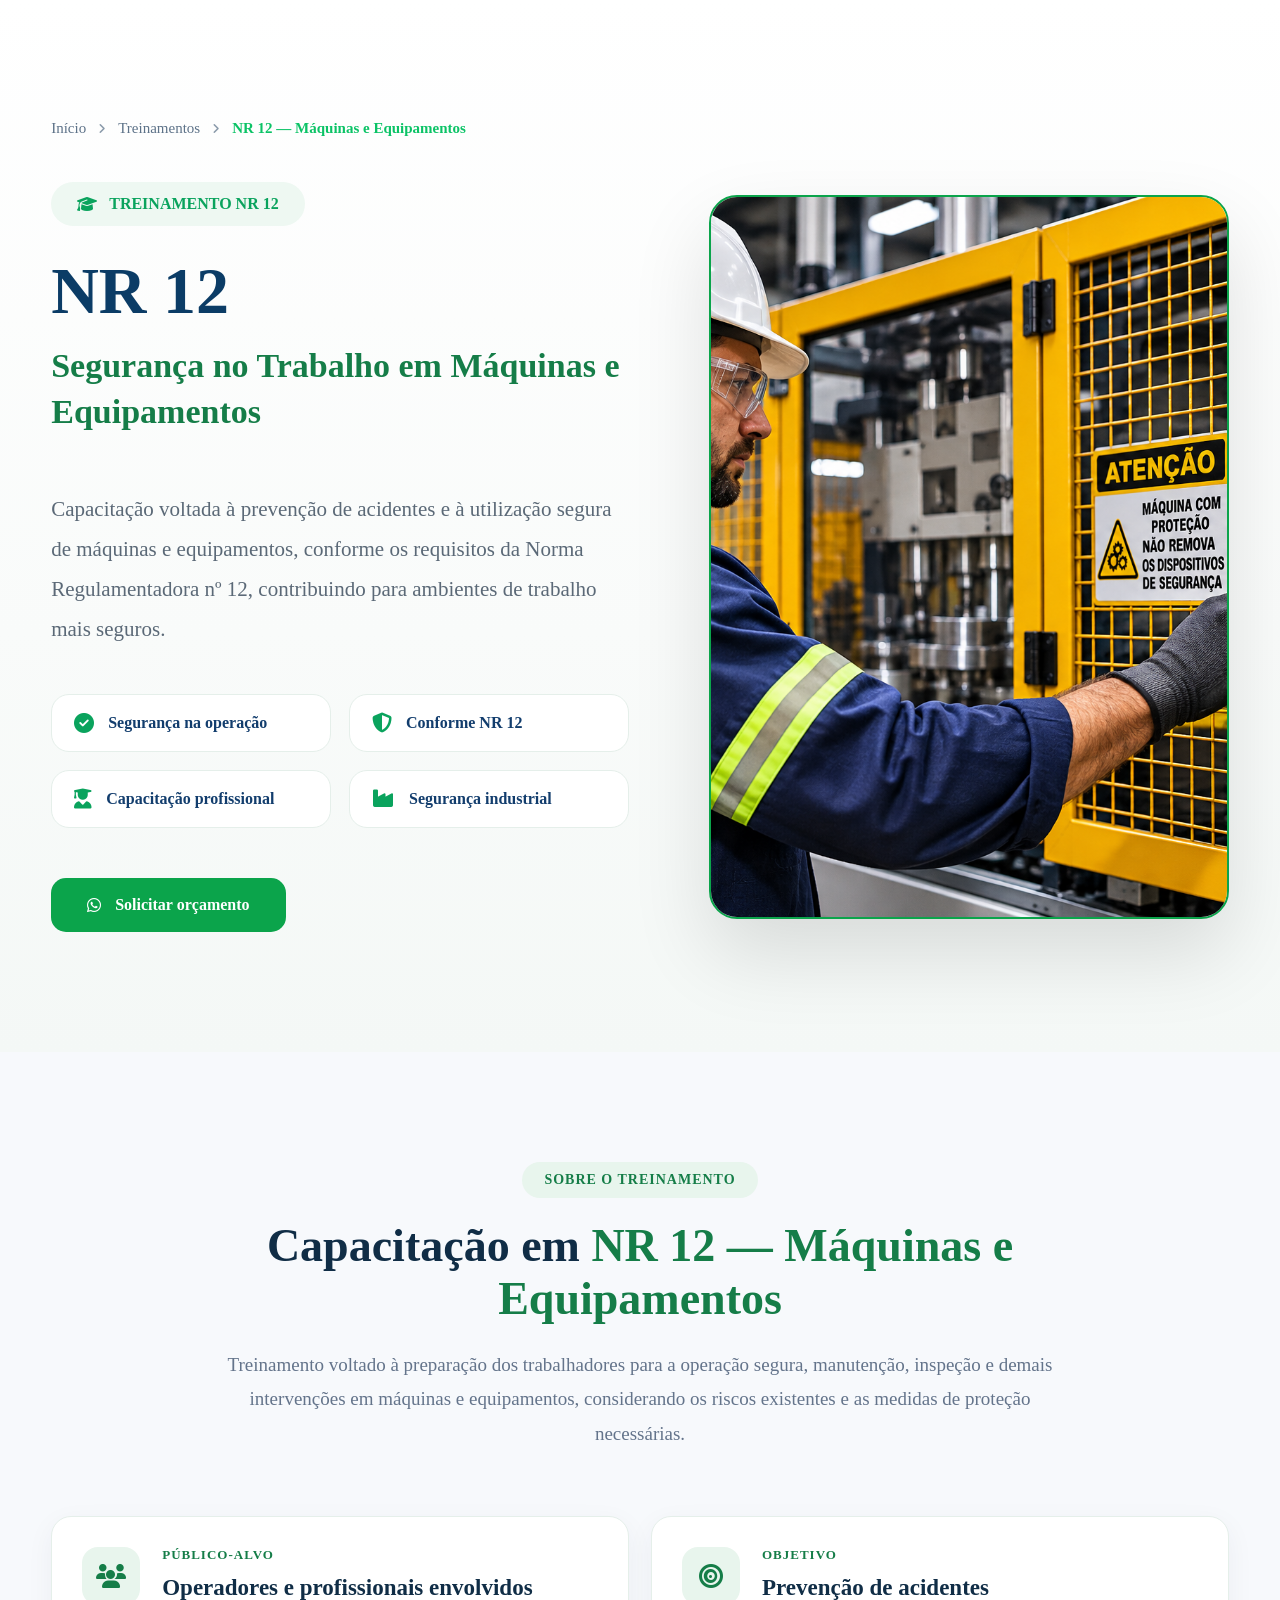
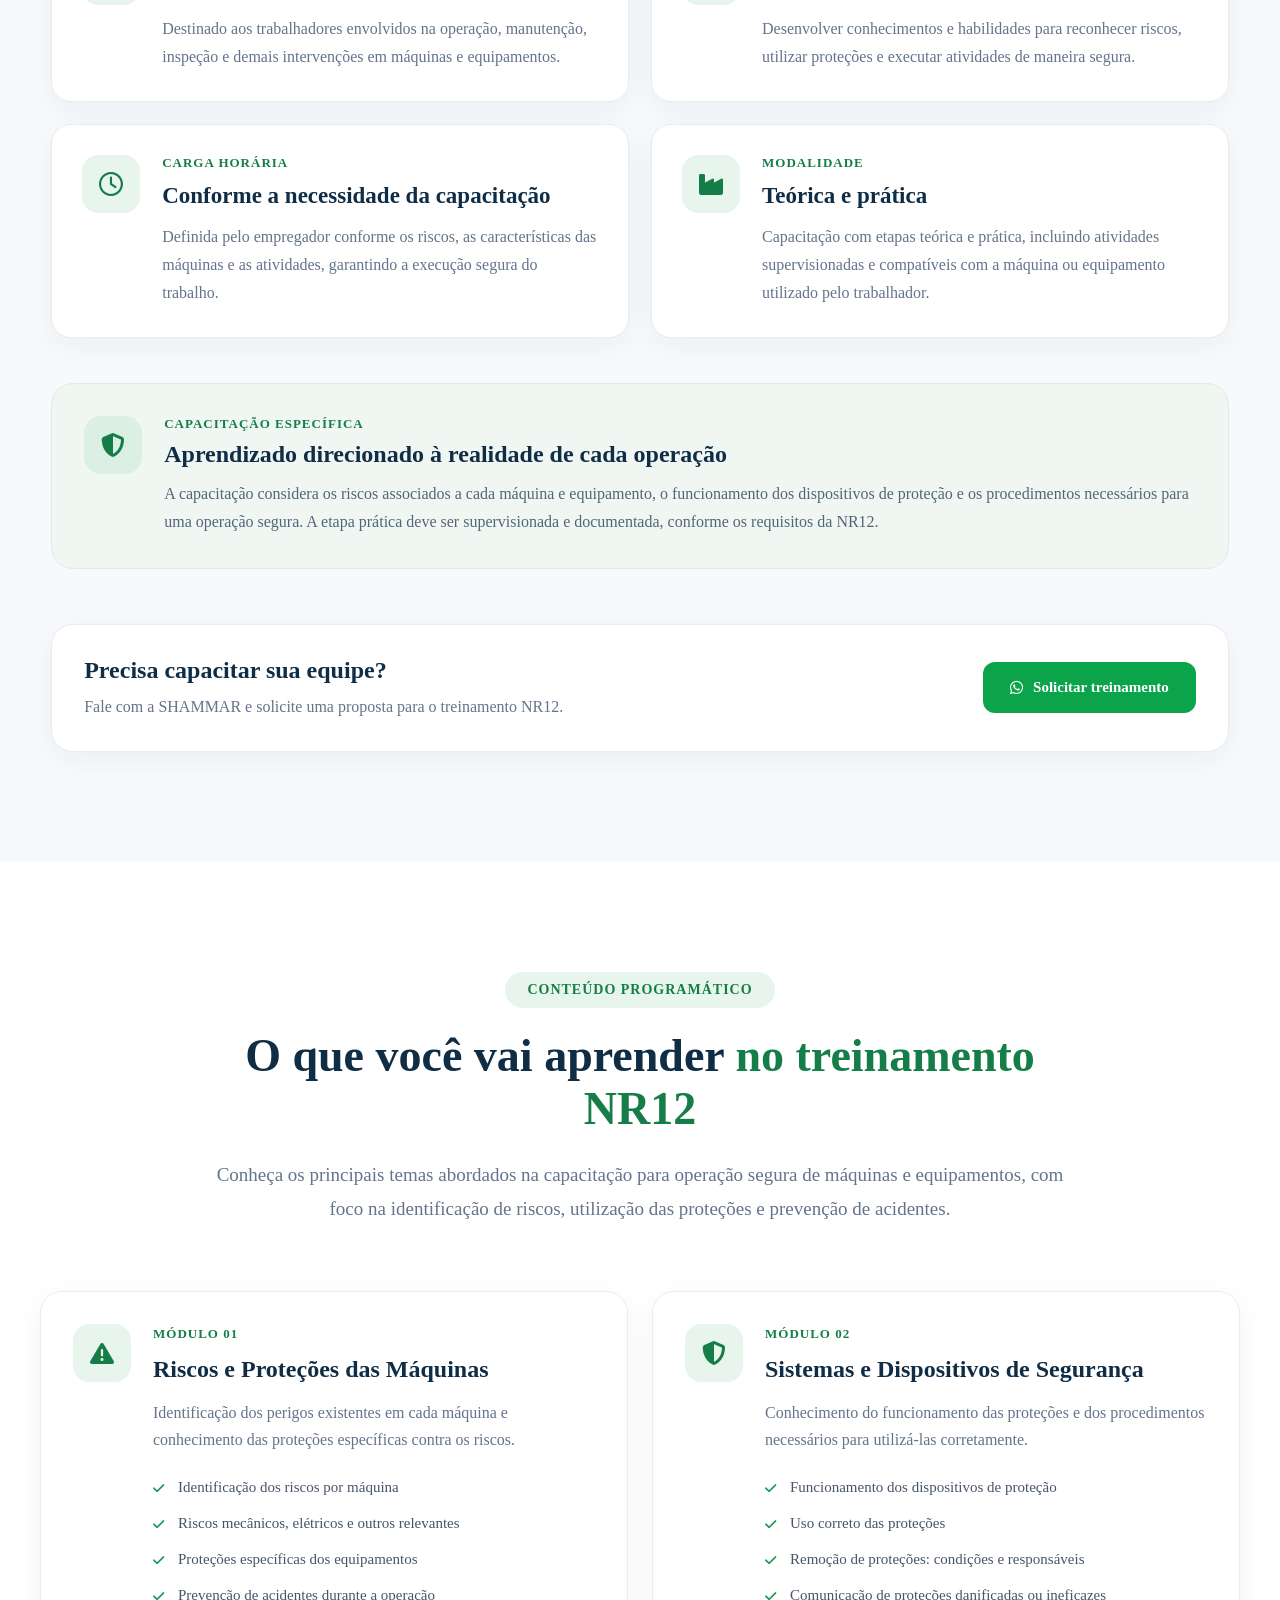
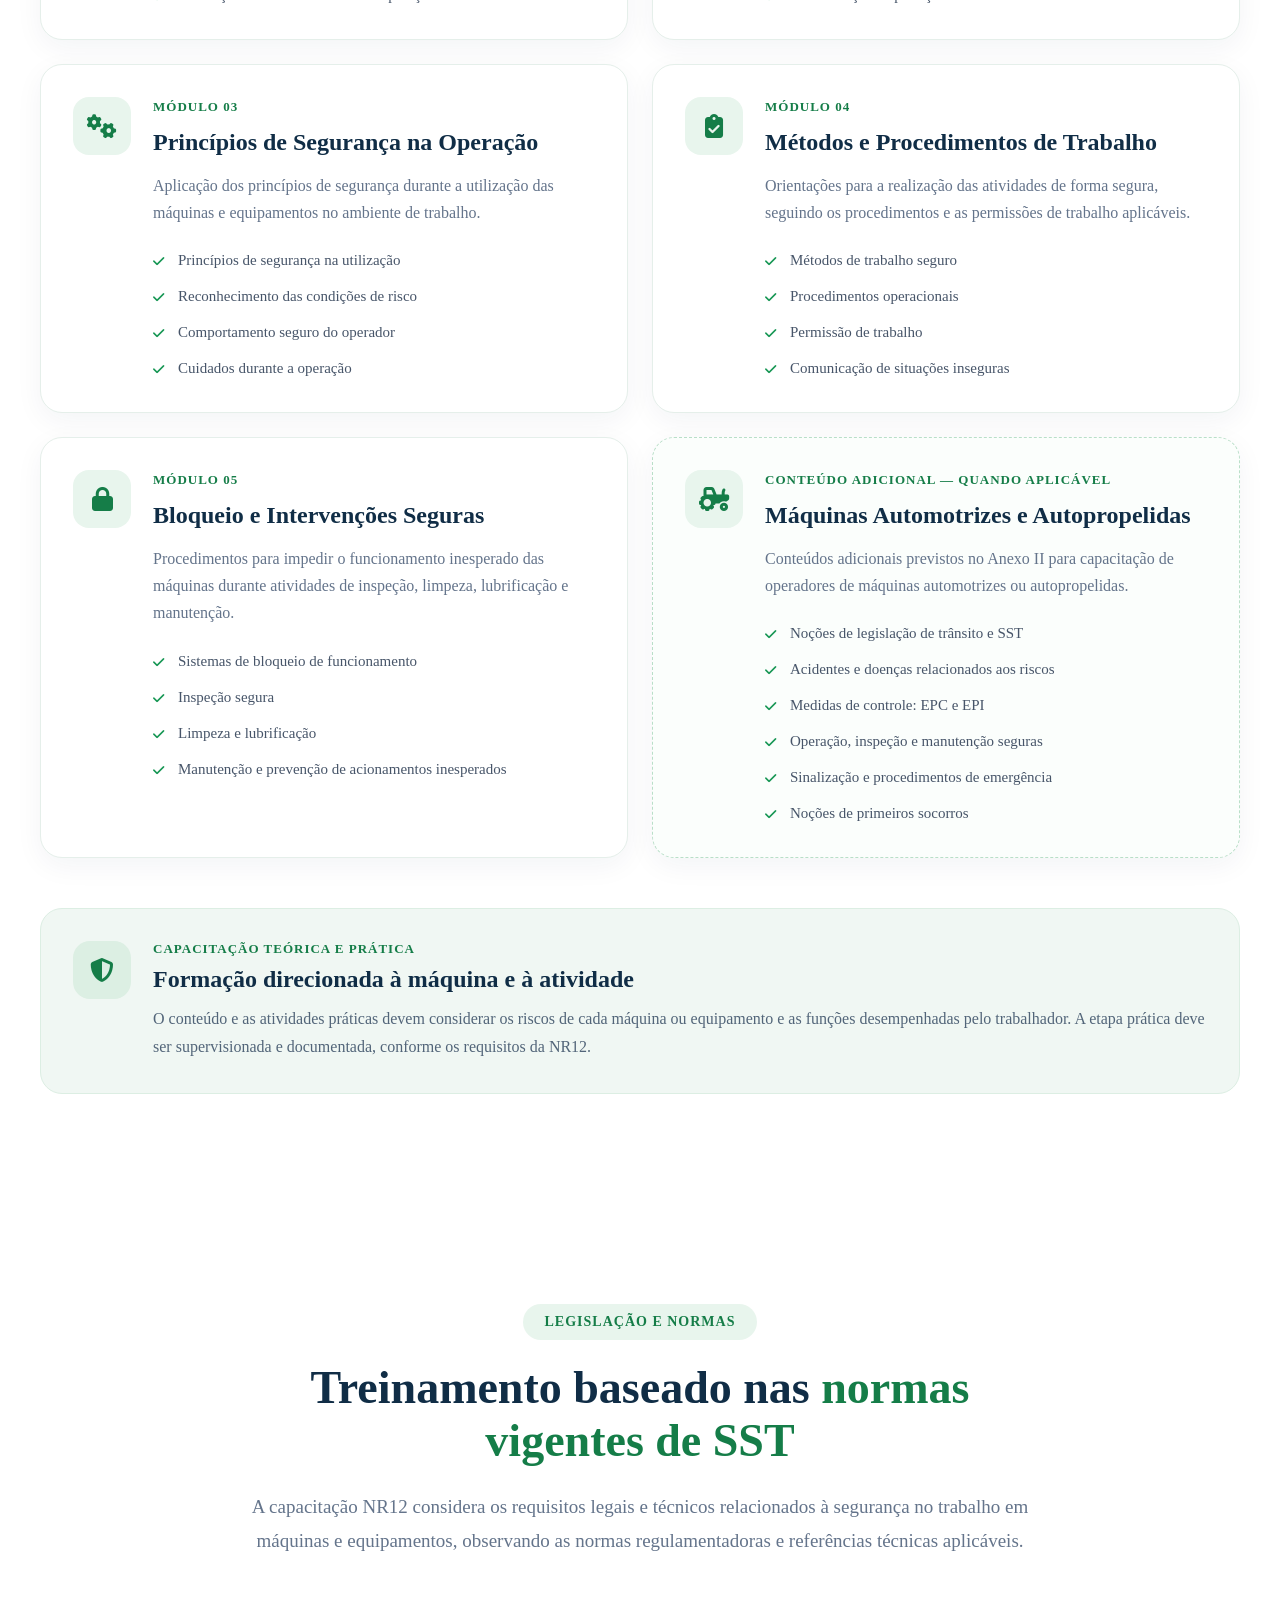
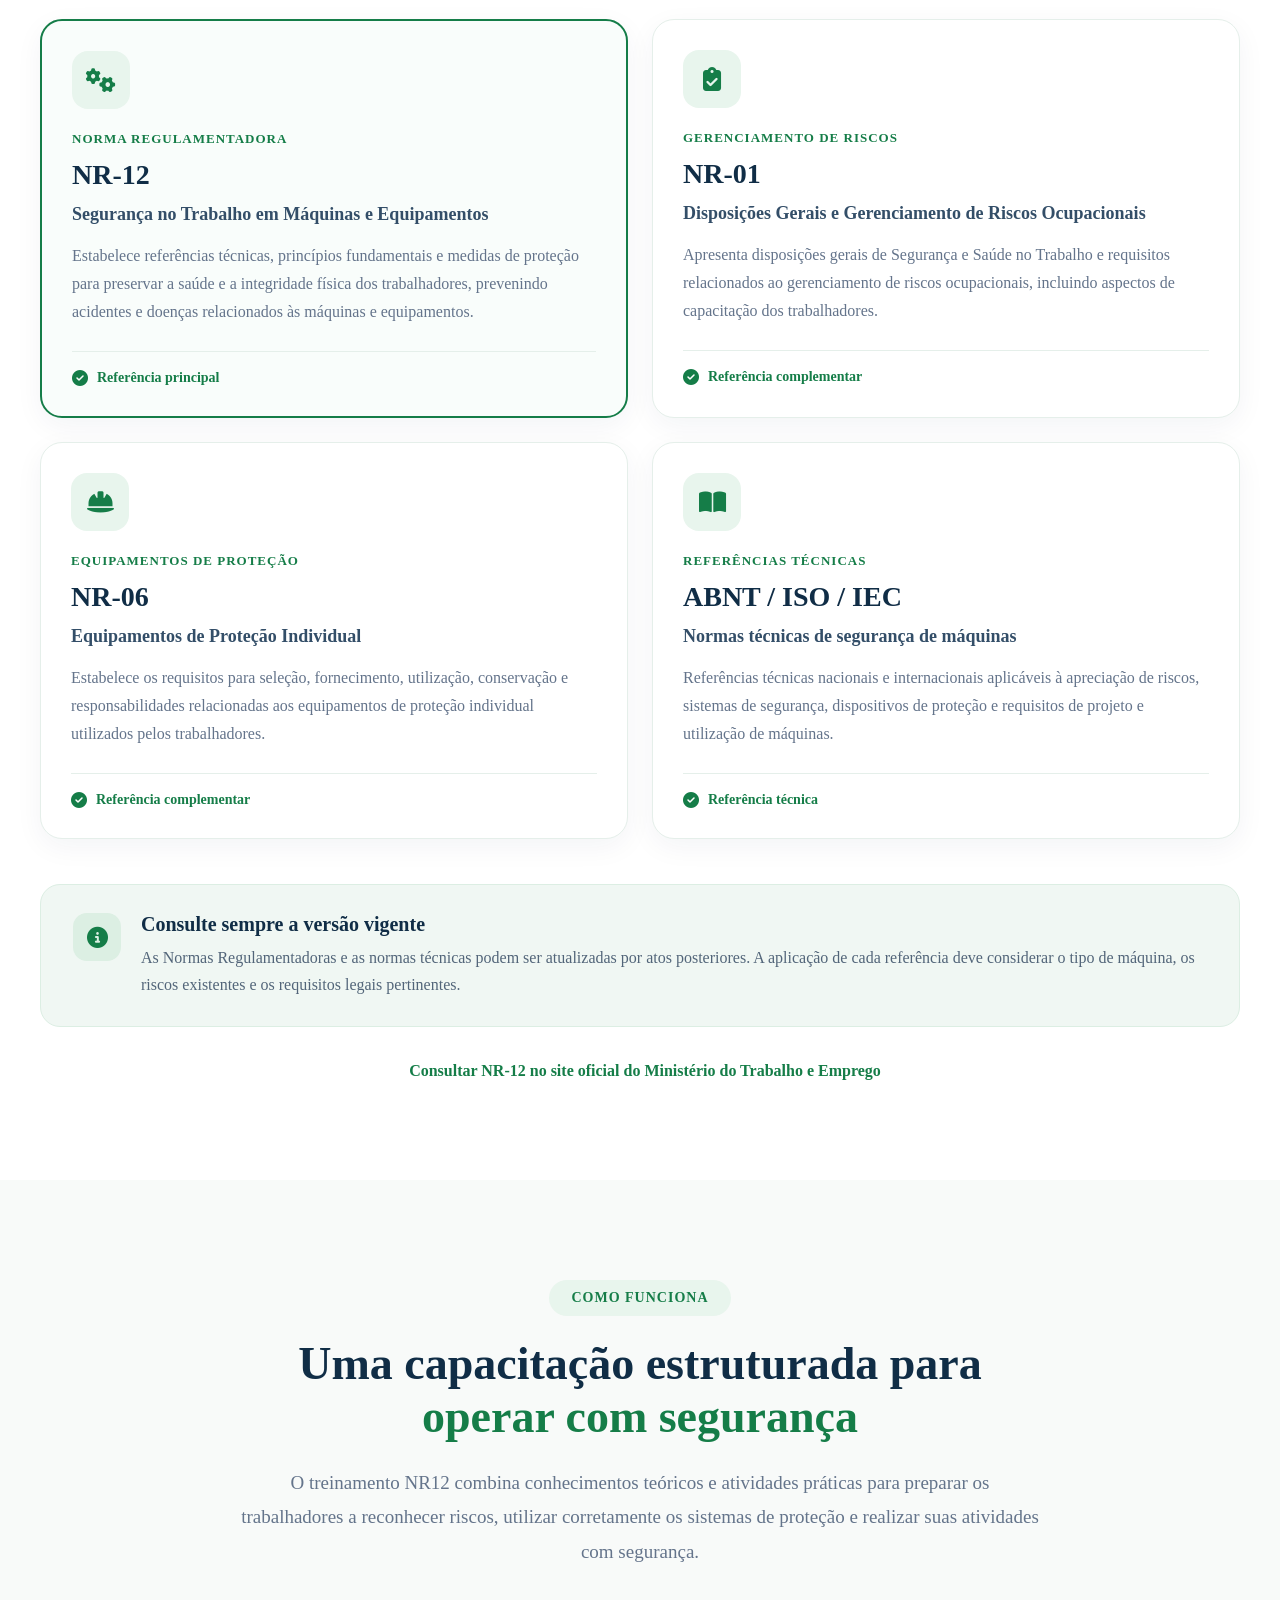
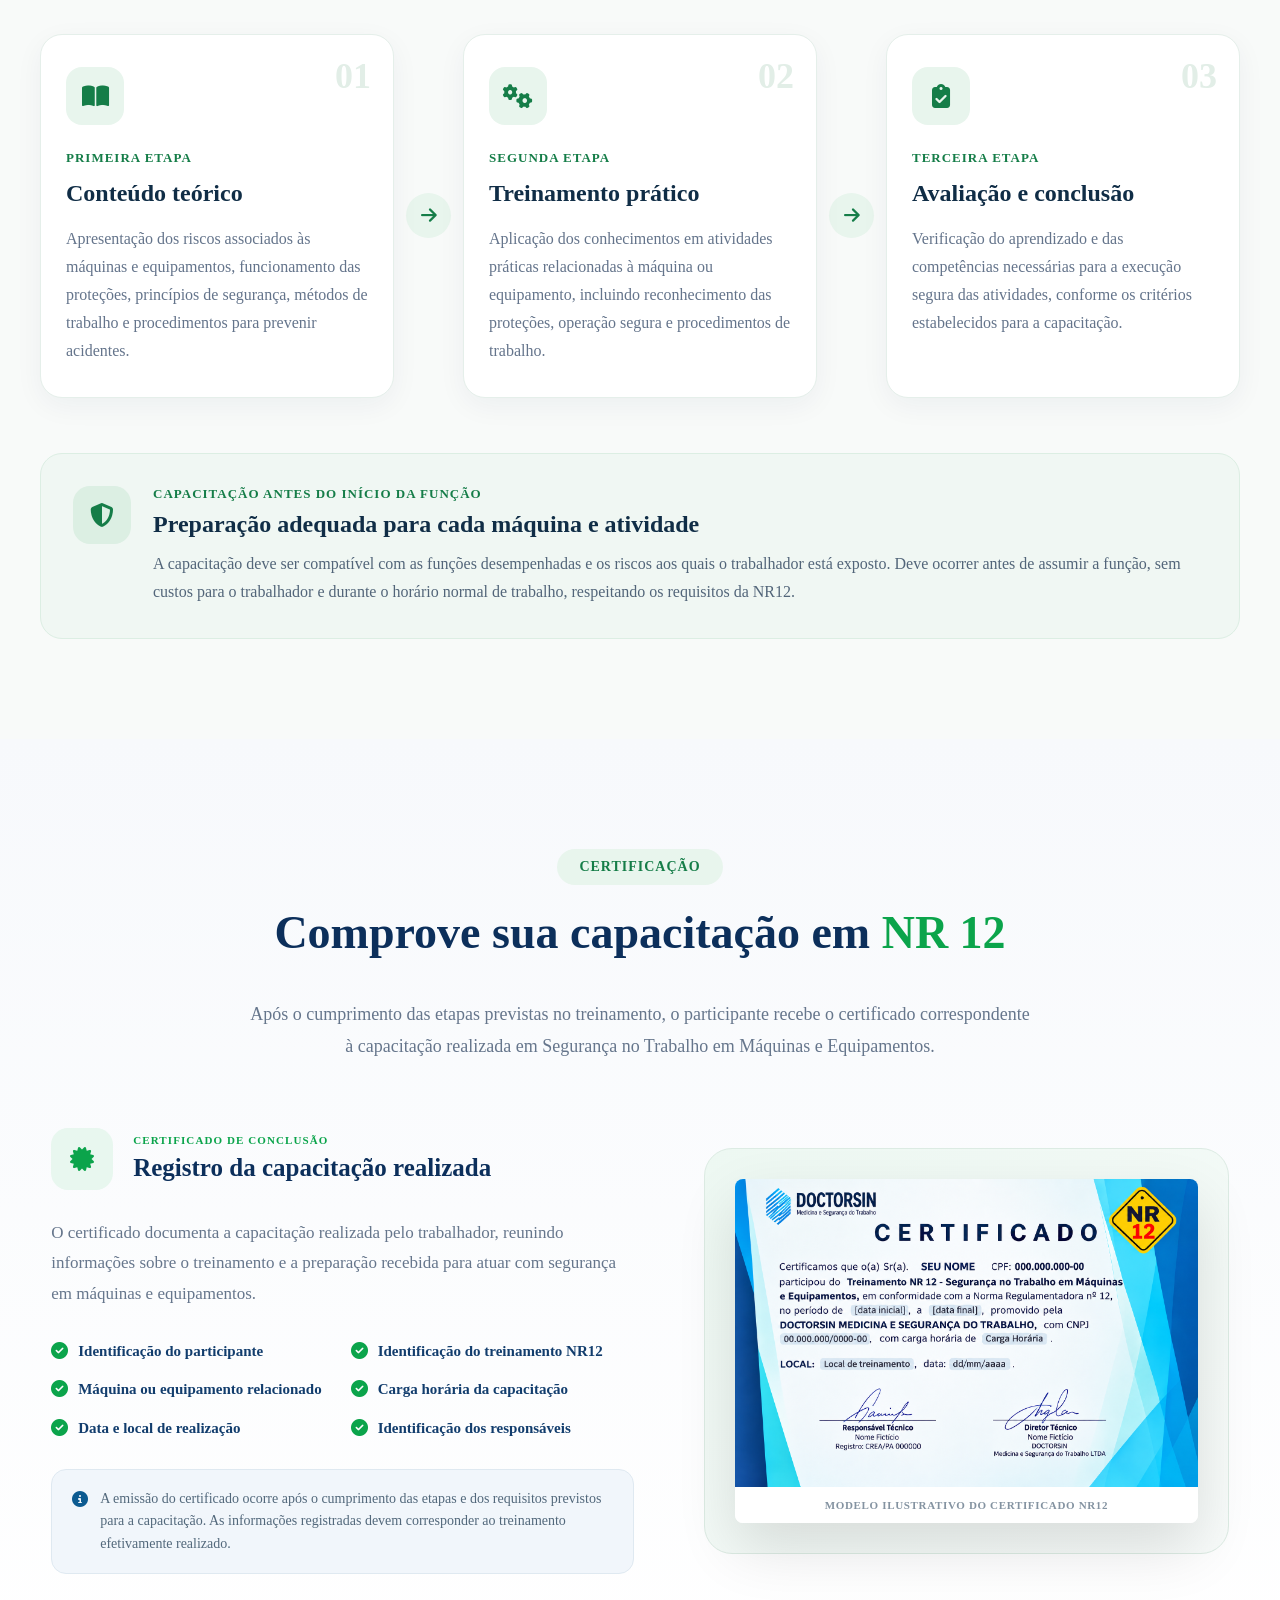
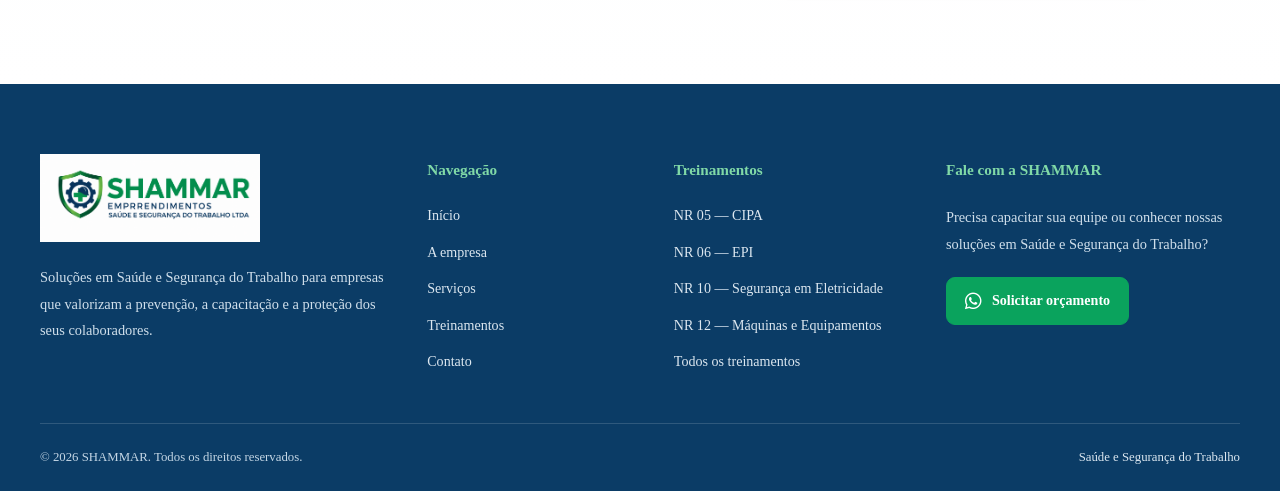
<file: nr12.html>
<!DOCTYPE html>
<html lang="pt-br">

<head>
    <meta charset="UTF-8">
    <meta name="viewport" content="width=device-width, initial-scale=1.0">

    <link rel="stylesheet" href="nr12.css">

    <link rel="stylesheet"
        href="https://cdnjs.cloudflare.com/ajax/libs/font-awesome/6.5.2/css/all.min.css">

    <title>NR 12 — Máquinas e Equipamentos | SHAMMAR</title>
</head>

<body>

<main>

    <!-- =========================================
         HERO — NR 12
    ========================================= -->

    <section class="hero-nr nr12-hero">

        <div class="container">

            <!-- BREADCRUMB -->

            <nav class="breadcrumb">
                <a href="index.html">Início</a>

                <i class="fa-solid fa-angle-right"></i>

                <a href="treinamentos.html">
                    Treinamentos
                </a>

                <i class="fa-solid fa-angle-right"></i>

                <span>NR 12 — Máquinas e Equipamentos</span>
            </nav>

            <div class="hero-nr-grid">

                <!-- CONTEÚDO -->

                <div class="hero-nr-content">

                    <span class="hero-badge">
                        <i class="fa-solid fa-graduation-cap"></i>
                        TREINAMENTO NR 12
                    </span>

                    <h1>
                        NR 12

                        <span>
                            Segurança no Trabalho em Máquinas e Equipamentos
                        </span>
                    </h1>

                    <p>
                        Capacitação voltada à prevenção de acidentes
                        e à utilização segura de máquinas e equipamentos,
                        conforme os requisitos da Norma Regulamentadora
                        nº 12, contribuindo para ambientes de trabalho
                        mais seguros.
                    </p>

                    <!-- BENEFÍCIOS -->

                    <div class="hero-beneficios">

                        <div class="hero-beneficio">
                            <i class="fa-solid fa-circle-check"></i>
                            Segurança na operação
                        </div>

                        <div class="hero-beneficio">
                            <i class="fa-solid fa-shield-halved"></i>
                            Conforme NR 12
                        </div>

                        <div class="hero-beneficio">
                            <i class="fa-solid fa-user-graduate"></i>
                            Capacitação profissional
                        </div>

                        <div class="hero-beneficio">
                            <i class="fa-solid fa-industry"></i>
                            Segurança industrial
                        </div>

                    </div>

                    <!-- CTA -->

                    <a
                       href="https://wa.me/5591982747641?text=Olá! Gostaria de solicitar um orçamento para o treinamento NR 12 - SEGURANÇAS NO TRABALHO MÁQUINAS E EQUIPAMENTOS."
          class="btn-nr"
          data-whatsapp target="_blank"
                    >
                        <i class="fa-brands fa-whatsapp"></i>
                        Solicitar orçamento
                    </a>

                </div>

                <!-- IMAGEM -->

                <div class="hero-nr-image">

                    <div class="hero-image-box">

                        <img
                            src="img/treinamentos/nr12-hero.png"
                            alt="Treinamento de segurança em máquinas e equipamentos NR12"
                        >

                    </div>

                </div>

            </div>

        </div>

    </section>
    
<!-- =========================================
     ETAPA 2 — SOBRE O TREINAMENTO NR12
========================================= -->

<section class="nr12-sobre" id="sobre-treinamento">

    <div class="nr12-sobre-container">

        <!-- CABEÇALHO -->

        <div class="nr12-sobre-titulo">

            <span class="nr12-label">
                SOBRE O TREINAMENTO
            </span>

            <h2>
                Capacitação em
                <strong>NR 12 — Máquinas e Equipamentos</strong>
            </h2>

            <p>
                Treinamento voltado à preparação dos trabalhadores
                para a operação segura, manutenção, inspeção e
                demais intervenções em máquinas e equipamentos,
                considerando os riscos existentes e as medidas
                de proteção necessárias.
            </p>

        </div>

        <!-- INFORMAÇÕES PRINCIPAIS -->

        <div class="nr12-info-grid">

            <!-- PÚBLICO-ALVO -->

            <article class="nr12-info-card">

                <div class="nr12-info-icon">
                    <i class="fa-solid fa-users"></i>
                </div>

                <div>
                    <span>PÚBLICO-ALVO</span>

                    <h3>
                        Operadores e profissionais envolvidos
                    </h3>

                    <p>
                        Destinado aos trabalhadores envolvidos
                        na operação, manutenção, inspeção e demais
                        intervenções em máquinas e equipamentos.
                    </p>
                </div>

            </article>

            <!-- OBJETIVO -->

            <article class="nr12-info-card">

                <div class="nr12-info-icon">
                    <i class="fa-solid fa-bullseye"></i>
                </div>

                <div>
                    <span>OBJETIVO</span>

                    <h3>
                        Prevenção de acidentes
                    </h3>

                    <p>
                        Desenvolver conhecimentos e habilidades
                        para reconhecer riscos, utilizar proteções
                        e executar atividades de maneira segura.
                    </p>
                </div>

            </article>

            <!-- CARGA HORÁRIA -->

            <article class="nr12-info-card">

                <div class="nr12-info-icon">
                    <i class="fa-regular fa-clock"></i>
                </div>

                <div>
                    <span>CARGA HORÁRIA</span>

                    <h3>
                        Conforme a necessidade da capacitação
                    </h3>

                    <p>
                        Definida pelo empregador conforme os riscos,
                        as características das máquinas e as
                        atividades, garantindo a execução segura
                        do trabalho.
                    </p>
                </div>

            </article>

            <!-- MODALIDADE -->

            <article class="nr12-info-card">

                <div class="nr12-info-icon">
                    <i class="fa-solid fa-industry"></i>
                </div>

                <div>
                    <span>MODALIDADE</span>

                    <h3>
                        Teórica e prática
                    </h3>

                    <p>
                        Capacitação com etapas teórica e prática,
                        incluindo atividades supervisionadas e
                        compatíveis com a máquina ou equipamento
                        utilizado pelo trabalhador.
                    </p>
                </div>

            </article>

        </div>

        <!-- DESTAQUE -->

        <div class="nr12-modalidade-destaque">

            <div class="nr12-modalidade-icon">
                <i class="fa-solid fa-shield-halved"></i>
            </div>

            <div class="nr12-modalidade-texto">

                <span>
                    CAPACITAÇÃO ESPECÍFICA
                </span>

                <h3>
                    Aprendizado direcionado à realidade de cada operação
                </h3>

                <p>
                    A capacitação considera os riscos associados
                    a cada máquina e equipamento, o funcionamento
                    dos dispositivos de proteção e os procedimentos
                    necessários para uma operação segura.
                    A etapa prática deve ser supervisionada
                    e documentada, conforme os requisitos da NR12.
                </p>

            </div>

        </div>

        <!-- CTA -->

        <div class="nr12-sobre-cta">

            <div>
                <h3>
                    Precisa capacitar sua equipe?
                </h3>

                <p>
                    Fale com a SHAMMAR e solicite uma proposta
                    para o treinamento NR12.
                </p>
            </div>

            <a
                href="https://wa.me/5591982747641?text=Olá! Gostaria de solicitar um orçamento para o treinamento NR 12 - SEGURANÇAS NO TRABALHO MÁQUINAS E EQUIPAMENTOS."
          data-whatsapp target="_blank" class="nr12-btn-cta"
            >
                <i class="fa-brands fa-whatsapp"></i>
                Solicitar treinamento
            </a>

        </div>

    </div>

</section>

<!-- =========================================
     ETAPA 3 — CONTEÚDO PROGRAMÁTICO NR12
========================================= -->

<section class="nr12-conteudo" id="conteudo-programatico">

    <div class="nr12-conteudo-container">

        <!-- CABEÇALHO -->

        <div class="nr12-conteudo-titulo">

            <span class="nr12-label">
                CONTEÚDO PROGRAMÁTICO
            </span>

            <h2>
                O que você vai aprender
                <strong>no treinamento NR12</strong>
            </h2>

            <p>
                Conheça os principais temas abordados na capacitação
                para operação segura de máquinas e equipamentos,
                com foco na identificação de riscos, utilização
                das proteções e prevenção de acidentes.
            </p>

        </div>

        <!-- MÓDULOS -->

        <div class="nr12-modulos">

            <!-- MÓDULO 01 -->

            <article class="nr12-modulo">

                <div class="nr12-modulo-icon">
                    <i class="fa-solid fa-triangle-exclamation"></i>
                </div>

                <div class="nr12-modulo-conteudo">

                    <span>MÓDULO 01</span>

                    <h3>
                        Riscos e Proteções das Máquinas
                    </h3>

                    <p>
                        Identificação dos perigos existentes
                        em cada máquina e conhecimento das
                        proteções específicas contra os riscos.
                    </p>

                    <ul>
                        <li>Identificação dos riscos por máquina</li>
                        <li>Riscos mecânicos, elétricos e outros relevantes</li>
                        <li>Proteções específicas dos equipamentos</li>
                        <li>Prevenção de acidentes durante a operação</li>
                    </ul>

                </div>

            </article>

            <!-- MÓDULO 02 -->

            <article class="nr12-modulo">

                <div class="nr12-modulo-icon">
                    <i class="fa-solid fa-shield-halved"></i>
                </div>

                <div class="nr12-modulo-conteudo">

                    <span>MÓDULO 02</span>

                    <h3>
                        Sistemas e Dispositivos de Segurança
                    </h3>

                    <p>
                        Conhecimento do funcionamento das proteções
                        e dos procedimentos necessários para
                        utilizá-las corretamente.
                    </p>

                    <ul>
                        <li>Funcionamento dos dispositivos de proteção</li>
                        <li>Uso correto das proteções</li>
                        <li>Remoção de proteções: condições e responsáveis</li>
                        <li>Comunicação de proteções danificadas ou ineficazes</li>
                    </ul>

                </div>

            </article>

            <!-- MÓDULO 03 -->

            <article class="nr12-modulo">

                <div class="nr12-modulo-icon">
                    <i class="fa-solid fa-gears"></i>
                </div>

                <div class="nr12-modulo-conteudo">

                    <span>MÓDULO 03</span>

                    <h3>
                        Princípios de Segurança na Operação
                    </h3>

                    <p>
                        Aplicação dos princípios de segurança
                        durante a utilização das máquinas e
                        equipamentos no ambiente de trabalho.
                    </p>

                    <ul>
                        <li>Princípios de segurança na utilização</li>
                        <li>Reconhecimento das condições de risco</li>
                        <li>Comportamento seguro do operador</li>
                        <li>Cuidados durante a operação</li>
                    </ul>

                </div>

            </article>

            <!-- MÓDULO 04 -->

            <article class="nr12-modulo">

                <div class="nr12-modulo-icon">
                    <i class="fa-solid fa-clipboard-check"></i>
                </div>

                <div class="nr12-modulo-conteudo">

                    <span>MÓDULO 04</span>

                    <h3>
                        Métodos e Procedimentos de Trabalho
                    </h3>

                    <p>
                        Orientações para a realização das atividades
                        de forma segura, seguindo os procedimentos
                        e as permissões de trabalho aplicáveis.
                    </p>

                    <ul>
                        <li>Métodos de trabalho seguro</li>
                        <li>Procedimentos operacionais</li>
                        <li>Permissão de trabalho</li>
                        <li>Comunicação de situações inseguras</li>
                    </ul>

                </div>

            </article>

            <!-- MÓDULO 05 -->

            <article class="nr12-modulo">

                <div class="nr12-modulo-icon">
                    <i class="fa-solid fa-lock"></i>
                </div>

                <div class="nr12-modulo-conteudo">

                    <span>MÓDULO 05</span>

                    <h3>
                        Bloqueio e Intervenções Seguras
                    </h3>

                    <p>
                        Procedimentos para impedir o funcionamento
                        inesperado das máquinas durante atividades
                        de inspeção, limpeza, lubrificação e manutenção.
                    </p>

                    <ul>
                        <li>Sistemas de bloqueio de funcionamento</li>
                        <li>Inspeção segura</li>
                        <li>Limpeza e lubrificação</li>
                        <li>Manutenção e prevenção de acionamentos inesperados</li>
                    </ul>

                </div>

            </article>

            <!-- MÓDULO 06 -->

            <article class="nr12-modulo nr12-modulo-complementar">

                <div class="nr12-modulo-icon">
                    <i class="fa-solid fa-tractor"></i>
                </div>

                <div class="nr12-modulo-conteudo">

                    <span>CONTEÚDO ADICIONAL — QUANDO APLICÁVEL</span>

                    <h3>
                        Máquinas Automotrizes e Autopropelidas
                    </h3>

                    <p>
                        Conteúdos adicionais previstos no Anexo II
                        para capacitação de operadores de máquinas
                        automotrizes ou autopropelidas.
                    </p>

                    <ul>
                        <li>Noções de legislação de trânsito e SST</li>
                        <li>Acidentes e doenças relacionados aos riscos</li>
                        <li>Medidas de controle: EPC e EPI</li>
                        <li>Operação, inspeção e manutenção seguras</li>
                        <li>Sinalização e procedimentos de emergência</li>
                        <li>Noções de primeiros socorros</li>
                    </ul>

                </div>

            </article>

        </div>

        <!-- DESTAQUE -->

        <div class="nr12-conteudo-destaque">

            <div class="nr12-conteudo-destaque-icon">
                <i class="fa-solid fa-shield-halved"></i>
            </div>

            <div class="nr12-conteudo-destaque-texto">

                <span>
                    CAPACITAÇÃO TEÓRICA E PRÁTICA
                </span>

                <h3>
                    Formação direcionada à máquina e à atividade
                </h3>

                <p>
                    O conteúdo e as atividades práticas devem
                    considerar os riscos de cada máquina ou
                    equipamento e as funções desempenhadas
                    pelo trabalhador. A etapa prática deve ser
                    supervisionada e documentada, conforme
                    os requisitos da NR12.
                </p>

            </div>

        </div>

    </div>

</section>

<!-- =========================================
     ETAPA 4 — LEGISLAÇÃO E NORMAS NR12
========================================= -->

<section class="nr12-legislacao" id="legislacao">

    <div class="nr12-legislacao-container">

        <!-- CABEÇALHO -->

        <div class="nr12-legislacao-titulo">

            <span class="nr12-label">
                LEGISLAÇÃO E NORMAS
            </span>

            <h2>
                Treinamento baseado nas
                <strong>normas vigentes de SST</strong>
            </h2>

            <p>
                A capacitação NR12 considera os requisitos legais
                e técnicos relacionados à segurança no trabalho
                em máquinas e equipamentos, observando as normas
                regulamentadoras e referências técnicas aplicáveis.
            </p>

        </div>

        <!-- REFERÊNCIAS NORMATIVAS -->

        <div class="nr12-legislacao-grid">

            <!-- NR12 -->

            <article class="nr12-legislacao-card destaque">

                <div class="nr12-legislacao-icon">
                    <i class="fa-solid fa-gears"></i>
                </div>

                <div class="nr12-legislacao-conteudo">

                    <span>
                        NORMA REGULAMENTADORA
                    </span>

                    <h3>NR-12</h3>

                    <h4>
                        Segurança no Trabalho em Máquinas e Equipamentos
                    </h4>

                    <p>
                        Estabelece referências técnicas, princípios
                        fundamentais e medidas de proteção para
                        preservar a saúde e a integridade física
                        dos trabalhadores, prevenindo acidentes
                        e doenças relacionados às máquinas
                        e equipamentos.
                    </p>

                </div>

                <div class="nr12-legislacao-status">
                    <i class="fa-solid fa-circle-check"></i>
                    Referência principal
                </div>

            </article>

            <!-- NR01 -->

            <article class="nr12-legislacao-card">

                <div class="nr12-legislacao-icon">
                    <i class="fa-solid fa-clipboard-check"></i>
                </div>

                <div class="nr12-legislacao-conteudo">

                    <span>
                        GERENCIAMENTO DE RISCOS
                    </span>

                    <h3>NR-01</h3>

                    <h4>
                        Disposições Gerais e Gerenciamento de Riscos Ocupacionais
                    </h4>

                    <p>
                        Apresenta disposições gerais de Segurança
                        e Saúde no Trabalho e requisitos relacionados
                        ao gerenciamento de riscos ocupacionais,
                        incluindo aspectos de capacitação dos
                        trabalhadores.
                    </p>

                </div>

                <div class="nr12-legislacao-status">
                    <i class="fa-solid fa-circle-check"></i>
                    Referência complementar
                </div>

            </article>

            <!-- NR06 -->

            <article class="nr12-legislacao-card">

                <div class="nr12-legislacao-icon">
                    <i class="fa-solid fa-helmet-safety"></i>
                </div>

                <div class="nr12-legislacao-conteudo">

                    <span>
                        EQUIPAMENTOS DE PROTEÇÃO
                    </span>

                    <h3>NR-06</h3>

                    <h4>
                        Equipamentos de Proteção Individual
                    </h4>

                    <p>
                        Estabelece os requisitos para seleção,
                        fornecimento, utilização, conservação
                        e responsabilidades relacionadas aos
                        equipamentos de proteção individual
                        utilizados pelos trabalhadores.
                    </p>

                </div>

                <div class="nr12-legislacao-status">
                    <i class="fa-solid fa-circle-check"></i>
                    Referência complementar
                </div>

            </article>

            <!-- NORMAS TÉCNICAS -->

            <article class="nr12-legislacao-card">

                <div class="nr12-legislacao-icon">
                    <i class="fa-solid fa-book-open"></i>
                </div>

                <div class="nr12-legislacao-conteudo">

                    <span>
                        REFERÊNCIAS TÉCNICAS
                    </span>

                    <h3>ABNT / ISO / IEC</h3>

                    <h4>
                        Normas técnicas de segurança de máquinas
                    </h4>

                    <p>
                        Referências técnicas nacionais e
                        internacionais aplicáveis à apreciação
                        de riscos, sistemas de segurança,
                        dispositivos de proteção e requisitos
                        de projeto e utilização de máquinas.
                    </p>

                </div>

                <div class="nr12-legislacao-status">
                    <i class="fa-solid fa-circle-check"></i>
                    Referência técnica
                </div>

            </article>

        </div>

        <!-- AVISO -->

        <div class="nr12-legislacao-aviso">

            <div class="nr12-legislacao-aviso-icon">
                <i class="fa-solid fa-circle-info"></i>
            </div>

            <div>

                <h3>
                    Consulte sempre a versão vigente
                </h3>

                <p>
                    As Normas Regulamentadoras e as normas técnicas
                    podem ser atualizadas por atos posteriores.
                    A aplicação de cada referência deve considerar
                    o tipo de máquina, os riscos existentes e
                    os requisitos legais pertinentes.
                </p>

            </div>

        </div>

        <!-- FONTE OFICIAL -->

        <div class="nr12-legislacao-fonte">

            <a
                href="https://www.gov.br/trabalho-e-emprego/pt-br/acesso-a-informacao/participacao-social/conselhos-e-orgaos-colegiados/comissao-tripartite-partitaria-permanente/normas-regulamentadora/normas-regulamentadoras-vigentes/norma-regulamentadora-no-12-nr-12"
                target="_blank"
                rel="noopener noreferrer"
            >
                <i class="fa-solid fa-arrow-up-right-square"></i>
                Consultar NR-12 no site oficial do Ministério do Trabalho e Emprego
            </a>

        </div>

    </div>

</section>

<!-- =========================================
     ETAPA 5 — COMO FUNCIONA O TREINAMENTO NR12
========================================= -->

<section class="nr12-como-funciona" id="como-funciona">

    <div class="nr12-como-container">

        <!-- CABEÇALHO -->

        <div class="nr12-como-titulo">

            <span class="nr12-label">
                COMO FUNCIONA
            </span>

            <h2>
                Uma capacitação estruturada para
                <strong>operar com segurança</strong>
            </h2>

            <p>
                O treinamento NR12 combina conhecimentos teóricos
                e atividades práticas para preparar os trabalhadores
                a reconhecer riscos, utilizar corretamente os
                sistemas de proteção e realizar suas atividades
                com segurança.
            </p>

        </div>

        <!-- ETAPAS -->

        <div class="nr12-etapas">

            <!-- ETAPA 01 -->

            <article class="nr12-etapa">

                <div class="nr12-etapa-numero">
                    01
                </div>

                <div class="nr12-etapa-icon">
                    <i class="fa-solid fa-book-open"></i>
                </div>

                <div class="nr12-etapa-conteudo">

                    <span>
                        PRIMEIRA ETAPA
                    </span>

                    <h3>
                        Conteúdo teórico
                    </h3>

                    <p>
                        Apresentação dos riscos associados às
                        máquinas e equipamentos, funcionamento
                        das proteções, princípios de segurança,
                        métodos de trabalho e procedimentos
                        para prevenir acidentes.
                    </p>

                </div>

            </article>

            <!-- CONECTOR -->

            <div class="nr12-etapa-conector">
                <i class="fa-solid fa-arrow-right"></i>
            </div>

            <!-- ETAPA 02 -->

            <article class="nr12-etapa">

                <div class="nr12-etapa-numero">
                    02
                </div>

                <div class="nr12-etapa-icon">
                    <i class="fa-solid fa-gears"></i>
                </div>

                <div class="nr12-etapa-conteudo">

                    <span>
                        SEGUNDA ETAPA
                    </span>

                    <h3>
                        Treinamento prático
                    </h3>

                    <p>
                        Aplicação dos conhecimentos em atividades
                        práticas relacionadas à máquina ou
                        equipamento, incluindo reconhecimento
                        das proteções, operação segura e
                        procedimentos de trabalho.
                    </p>

                </div>

            </article>

            <!-- CONECTOR -->

            <div class="nr12-etapa-conector">
                <i class="fa-solid fa-arrow-right"></i>
            </div>

            <!-- ETAPA 03 -->

            <article class="nr12-etapa">

                <div class="nr12-etapa-numero">
                    03
                </div>

                <div class="nr12-etapa-icon">
                    <i class="fa-solid fa-clipboard-check"></i>
                </div>

                <div class="nr12-etapa-conteudo">

                    <span>
                        TERCEIRA ETAPA
                    </span>

                    <h3>
                        Avaliação e conclusão
                    </h3>

                    <p>
                        Verificação do aprendizado e das
                        competências necessárias para a
                        execução segura das atividades,
                        conforme os critérios estabelecidos
                        para a capacitação.
                    </p>

                </div>

            </article>

        </div>

        <!-- DESTAQUE -->

        <div class="nr12-como-destaque">

            <div class="nr12-como-destaque-icon">
                <i class="fa-solid fa-shield-halved"></i>
            </div>

            <div class="nr12-como-destaque-texto">

                <span>
                    CAPACITAÇÃO ANTES DO INÍCIO DA FUNÇÃO
                </span>

                <h3>
                    Preparação adequada para cada máquina e atividade
                </h3>

                <p>
                    A capacitação deve ser compatível com as funções
                    desempenhadas e os riscos aos quais o trabalhador
                    está exposto. Deve ocorrer antes de assumir a
                    função, sem custos para o trabalhador e durante
                    o horário normal de trabalho, respeitando os
                    requisitos da NR12.
                </p>

            </div>

        </div>

    </div>

</section>

<!-- =========================================
     ETAPA 6 — CERTIFICAÇÃO NR12
========================================= -->

<section class="nr12-certificacao" id="certificacao">

    <div class="nr12-certificacao-container">

        <!-- CABEÇALHO -->

        <div class="nr12-certificacao-titulo">

            <span class="nr12-label">
                CERTIFICAÇÃO
            </span>

            <h2>
                Comprove sua capacitação em
                <strong>NR 12</strong>
            </h2>

            <p>
                Após o cumprimento das etapas previstas no
                treinamento, o participante recebe o certificado
                correspondente à capacitação realizada em
                Segurança no Trabalho em Máquinas e Equipamentos.
            </p>

        </div>

        <!-- CONTEÚDO -->

        <div class="nr12-certificacao-grid">

            <!-- INFORMAÇÕES -->

            <div class="nr12-certificacao-info">

                <div class="nr12-certificacao-intro">

                    <div class="nr12-certificacao-icon">
                        <i class="fa-solid fa-certificate"></i>
                    </div>

                    <div>
                        <span>
                            CERTIFICADO DE CONCLUSÃO
                        </span>

                        <h3>
                            Registro da capacitação realizada
                        </h3>
                    </div>

                </div>

                <p class="nr12-certificacao-texto">
                    O certificado documenta a capacitação realizada
                    pelo trabalhador, reunindo informações sobre
                    o treinamento e a preparação recebida para
                    atuar com segurança em máquinas e equipamentos.
                </p>

                <!-- INFORMAÇÕES DO CERTIFICADO -->

                <ul class="nr12-certificacao-lista">

                    <li>
                        <i class="fa-solid fa-circle-check"></i>
                        <span>
                            Identificação do participante
                        </span>
                    </li>

                    <li>
                        <i class="fa-solid fa-circle-check"></i>
                        <span>
                            Identificação do treinamento NR12
                        </span>
                    </li>

                    <li>
                        <i class="fa-solid fa-circle-check"></i>
                        <span>
                            Máquina ou equipamento relacionado
                        </span>
                    </li>

                    <li>
                        <i class="fa-solid fa-circle-check"></i>
                        <span>
                            Carga horária da capacitação
                        </span>
                    </li>

                    <li>
                        <i class="fa-solid fa-circle-check"></i>
                        <span>
                            Data e local de realização
                        </span>
                    </li>

                    <li>
                        <i class="fa-solid fa-circle-check"></i>
                        <span>
                            Identificação dos responsáveis
                        </span>
                    </li>

                </ul>

                <!-- NOTA -->

                <div class="nr12-certificacao-nota">

                    <i class="fa-solid fa-circle-info"></i>

                    <p>
                        A emissão do certificado ocorre após o
                        cumprimento das etapas e dos requisitos
                        previstos para a capacitação. As informações
                        registradas devem corresponder ao treinamento
                        efetivamente realizado.
                    </p>

                </div>

            </div>

            <!-- REPRESENTAÇÃO DO CERTIFICADO -->

            <div class="nr12-certificado-visual">

                <div class="nr12-certificado-documento">

                    <img
                        src="img/treinamentos/certificado-nr12.png"
                        alt="Modelo ilustrativo de certificado do treinamento NR12 — Segurança no Trabalho em Máquinas e Equipamentos"
                        loading="lazy"
                    >

                    <span class="nr12-certificado-legenda">
                        Modelo ilustrativo do certificado NR12
                    </span>

                </div>

            </div>

        </div>

    </div>

</section>

<!-- =========================================================
     FOOTER — SHAMMAR | NR 12
     ========================================================= -->

<footer class="footer-shammar">

    <div class="footer-shammar-container">

        <!-- MARCA E DESCRIÇÃO -->
        <div class="footer-shammar-top">

            <div class="footer-shammar-brand">

                <a href="index.html" aria-label="SHAMMAR — Página inicial">
                    <img
                        src="img/logo.png"
                        alt="SHAMMAR — Saúde e Segurança do Trabalho"
                        loading="lazy"
                    >
                </a>

                <p>
                    Soluções em Saúde e Segurança do Trabalho para
                    empresas que valorizam a prevenção, a capacitação
                    e a proteção dos seus colaboradores.
                </p>

            </div>

            <!-- NAVEGAÇÃO -->
            <div class="footer-shammar-links">

                <h3>Navegação</h3>

                <a href="index.html">Início</a>
                <a href="index.html#sobre">A empresa</a>
                <a href="index.html#servicos">Serviços</a>
                <a href="treinamentos.html">Treinamentos</a>
                <a href="index.html#contato">Contato</a>

            </div>

            <!-- TREINAMENTOS -->
            <div class="footer-shammar-links">

                <h3>Treinamentos</h3>

                <a href="nr05.html">NR 05 — CIPA</a>
                <a href="nr06.html">NR 06 — EPI</a>
                <a href="nr10.html">NR 10 — Segurança em Eletricidade</a>
                <a href="nr12.html">NR 12 — Máquinas e Equipamentos</a>
                <a href="treinamentos.html">Todos os treinamentos</a>

            </div>

            <!-- CONTATO -->
            <div class="footer-shammar-contato">

                <h3>Fale com a SHAMMAR</h3>

                <p>
                    Precisa capacitar sua equipe ou conhecer nossas
                    soluções em Saúde e Segurança do Trabalho?
                </p>

                <a
                    href="https://wa.me/5591982747641?text=Olá! Gostaria de solicitar um orçamento para o treinamento NR 12 - SEGURANÇAS NO TRABALHO MÁQUINAS E EQUIPAMENTOS."
          class="footer-shammar-whatsapp"
          data-whatsapp target="_blank"
                >
                    <i class="fa-brands fa-whatsapp" aria-hidden="true"></i>
                    Solicitar orçamento
                </a>

            </div>

        </div>

        <!-- RODAPÉ INFERIOR -->
        <div class="footer-shammar-bottom">

            <p>
                © <span id="footer-ano">2026</span> SHAMMAR.
                Todos os direitos reservados.
            </p>

            <a href="index.html">
                Saúde e Segurança do Trabalho
            </a>

        </div>

    </div>

</footer>

<script>
    const footerAno = document.getElementById('footer-ano');

    if (footerAno) {
        footerAno.textContent = new Date().getFullYear();
    }
</script>

</main>

</body>
</html>
</file>
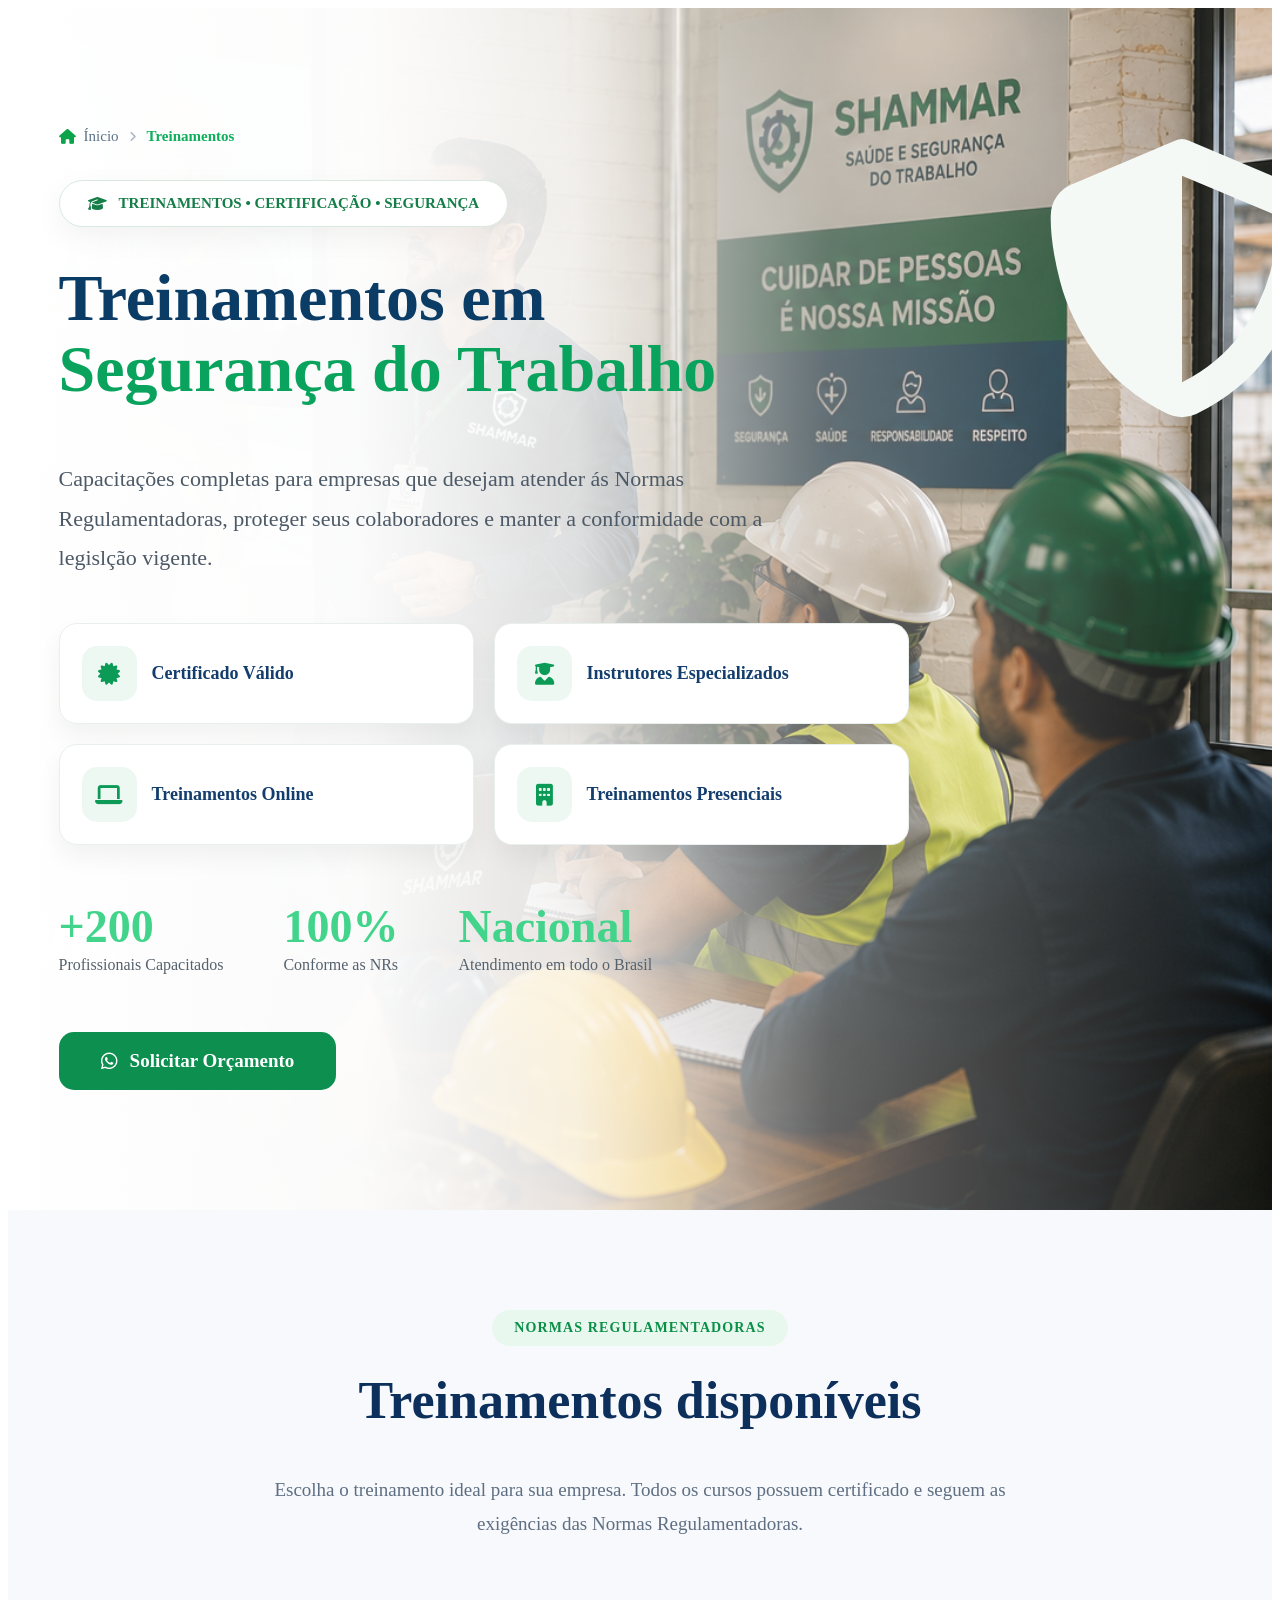
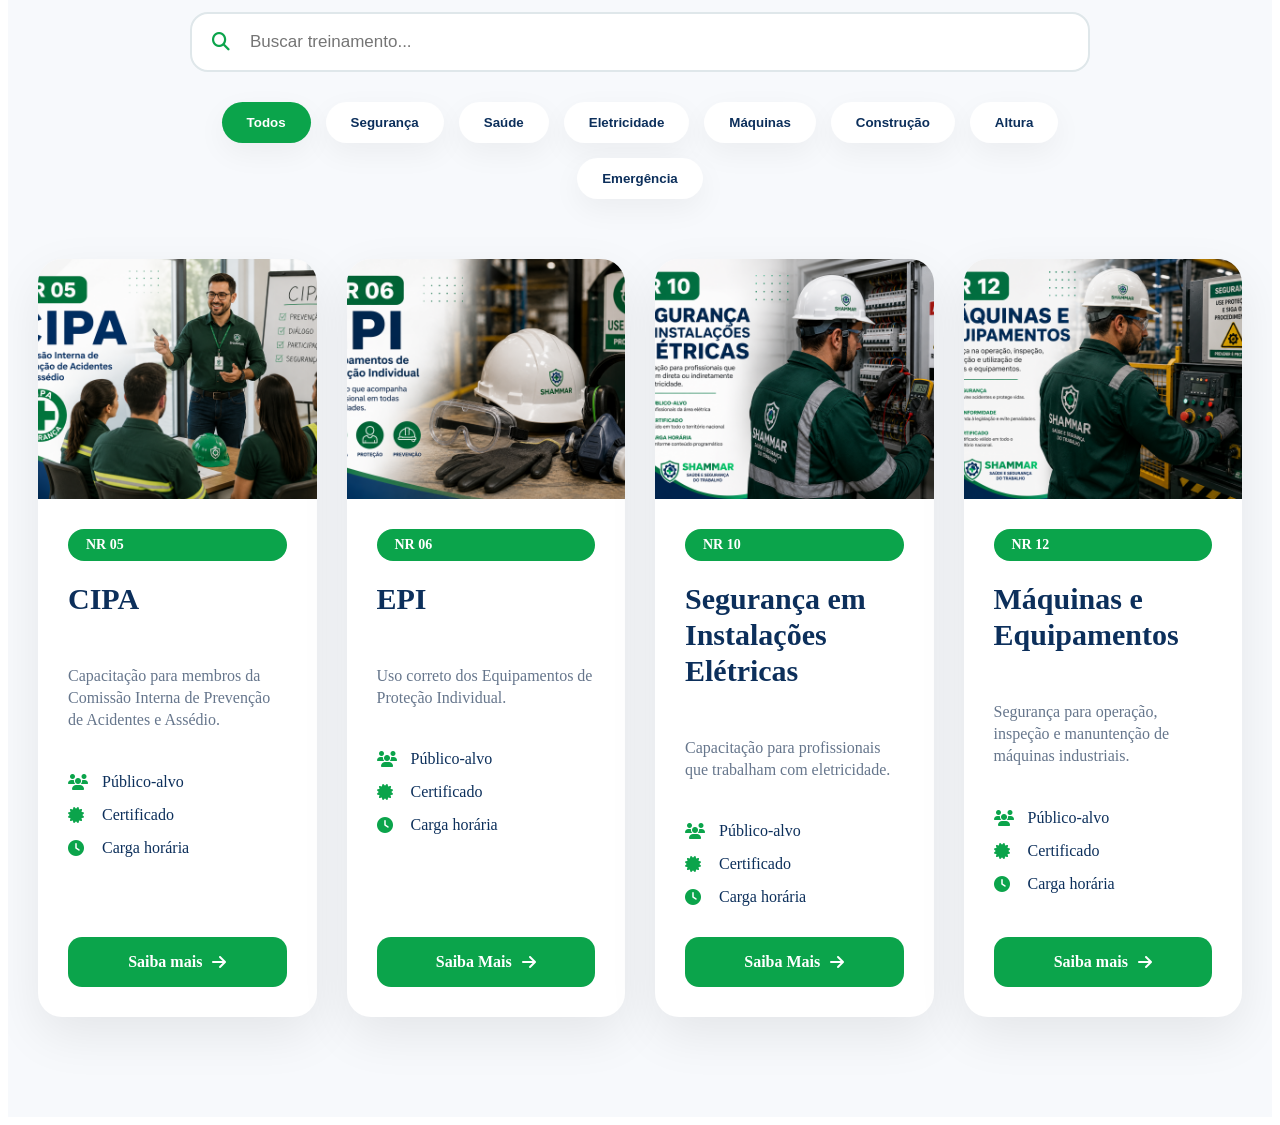
<file: treinamentos.html>
<!DOCTYPE html>
<html lang="pt-br">

<head>
    <meta charset="UTF-8">
    <meta name="viewport" content="width=device-width, initial-scale=1.0">
    <title>Treinamentos</title>
    <link rel="stylesheet"
      href="https://cdnjs.cloudflare.com/ajax/libs/font-awesome/6.5.2/css/all.min.css">
    <link rel="stylesheet" href="treinamentos.css">
</head>

<body>

    <main>

        <!-- HERO TREINAMENTOS -->

        <section class="treinamentos-hero">
            
              <!-- IMAGEM DE FUNDO DO HERO -->

             <div class="treinamentos-hero-bg" aria-hidden="true"></div>
            
            <!-- Elementos decorativos -->

            <div class="hero-bg-shield">
                <i class="fa-solid fa-shield-halved"></i>
            </div>
            <div class="container">
                <nav class="breadcrumb-treinamentos" aria-label="Navegação estrutural">
                    <a href="index.html">
                        <i class="fa-solid fa-house"></i>
                        Ínicio
                    </a>
                    <i class="fa-solid fa-angle-right"></i>
                    <span>
                        Treinamentos
                    </span>
                </nav>
                <div class="treinamentos-grid">

                    <!-- CONTEÚDO -->

                    <div class="treinamentos-content">
                        <span class="hero-tag">
                            <i class="fa-solid fa-graduation-cap"></i>
                            TREINAMENTOS • CERTIFICAÇÃO • SEGURANÇA
                        </span>
                        <h1>
                            Treinamentos em <span>Segurança do Trabalho</span>
                        </h1>
                        <p>
                            Capacitações completas para empresas que desejam atender ás Normas Regulamentadoras,
                            proteger seus colaboradores e manter a conformidade com a legislção vigente.
                        </p>
                        <div class="hero-beneficios">
                            <div class="beneficio-item">
                                <i class="fa-solid fa-certificate"></i>
                                <span>
                                    Certificado Válido
                                </span>
                            </div>
                            <div class="beneficio-item">
                                <i class="fa-solid fa-user-graduate"></i>
                                <span>
                                    Instrutores Especializados
                                </span>
                            </div>
                            <div class="beneficio-item">
                                <i class="fa-solid fa-laptop"></i>
                                <span>
                                    Treinamentos Online
                                </span>
                            </div>
                            <div class="beneficio-item">
                                <i class="fa-solid fa-building"></i>
                                <span>
                                    Treinamentos Presenciais
                                </span>
                            </div>
                        </div>
                        <div class="hero-numeros">
                            <div>
                                <strong>+200</strong>
                                <span>
                                    Profissionais Capacitados
                                </span>
                            </div>
                            <div>
                                <strong>100%</strong>
                                <span>
                                    Conforme as NRs
                                </span>
                            </div>
                            <div>
                                <strong>Nacional</strong>
                                <span>
                                    Atendimento em todo o Brasil
                                </span>
                            </div>
                        </div>
                        <a href="https://wa.me/5591982747641?text=Olá! Gostaria de solicitar um orçamento para treinamentos."
                            target="_blank" class="btn-treinamentos">
                            <i class="fa-brands fa-whatsapp"></i>
                            Solicitar Orçamento
                        </a>
                    </div>
                    </div>
                </div>
            </div>
        </section>
        <!-- CARDS TREINAMENTOS -->
        <section class="treinamentos-cards">
            <div class="container">
                <div class="titulo-secao">
                    <span>
                        NORMAS REGULAMENTADORAS
                    </span>
                    <h2>
                        Treinamentos disponíveis
                    </h2>
                    <p>
                        Escolha o treinamento ideal para sua empresa. Todos os cursos possuem certificado e seguem as
                        exigências das Normas Regulamentadoras.
                    </p>
                </div>
                <!-- ==================================
                    FILTRO-TREINAMENTOS
                ================================== -->
                <div class="treinamentos-filtros">
                    <div class="busca-treinamentos">
                        <i class="fa-solid fa-magnifying-glass"></i>
                        <input type="text" id="buscarTreinamento" placeholder="Buscar treinamento...">
                    </div>
                    <div class="categorias-treinamentos">
                        <button class="categoria-btn active" data-filter="todos">
                            Todos
                        </button>
                        <button class="categoria-btn" data-filter="seguranca">
                            Segurança
                        </button>
                        <button class="categoria-btn" data-filter="saude">
                            Saúde
                        </button>
                        <button class="categoria-btn" data-filter="eletricidade">
                            Eletricidade
                        </button>
                        <button class="categoria-btn" data-filter="maquinas">
                            Máquinas
                        </button>
                        <button class="categoria-btn" data-filter="construcao">
                            Construção
                        </button>
                        <button class="categoria-btn" data-filter="altura">
                            Altura
                        </button>
                        <button class="categoria-btn" data-filter="emergencia">
                            Emergência
                        </button>
                    </div>
                </div>
                <div class="cards-treinamentos">
                    <!-- CARD-01 -->
                    <article class="card-treinamento" data-categoria="seguranca"
                        data-search="nr05 cipa comissão interna prevenção acidentes assédio treinamento sipat">
                        <img src="img/treinamentos/nr05.png" alt="Imagem da NR 05">
                        <div class="card-body">
                            <span class="nr-tag">
                                NR 05
                            </span>
                            <h3>
                                CIPA
                            </h3>
                            <p>
                                Capacitação para membros da Comissão Interna de Prevenção de Acidentes e Assédio.
                            </p>
                            <ul>
                                <li>
                                    <i class="fa-solid fa-users"></i>
                                    Público-alvo
                                </li>
                                <li>
                                    <i class="fa-solid fa-certificate"></i>
                                    Certificado
                                </li>
                                <li>
                                    <i class="fa-solid fa-clock"></i>
                                    Carga horária
                                </li>
                            </ul>
                            <a href="nr05.html" class="btn-card">
                                Saiba mais
                                <i class="fa-solid fa-arrow-right"></i>
                            </a>
                        </div>
                    </article>
                    <!-- CARD-02 -->
                    <article class="card-treinamento" data-categoria="seguranca"
                        data-search="nr06 epi equipamentos proteção individual capacete luva óculos treinamento">
                        <img src="img/treinamentos/nr06.png" alt="Imagem da NR 06">
                        <div class="card-body">
                            <span class="nr-tag">
                                NR 06
                            </span>
                            <h3>
                                EPI
                            </h3>
                            <p>
                                Uso correto dos Equipamentos de Proteção Individual.
                            </p>
                            <ul>
                                <li>
                                    <i class="fa-solid fa-users"></i>
                                    Público-alvo
                                </li>
                                <li>
                                    <i class="fa-solid fa-certificate"></i>
                                    Certificado
                                </li>
                                <li>
                                    <i class="fa-solid fa-clock"></i>
                                    Carga horária
                                </li>
                            </ul>
                            <a href="nr06.html" class="btn-card">
                                Saiba Mais
                                <i class="fa-solid fa-arrow-right"></i>
                            </a>
                        </div>
                    </article>
                    <!-- CARD-03 -->
                    <article class="card-treinamento" data-categoria="eletricidade"
                        data-search="nr10 eletrecidade painel sep choque elétrico alta tensão treinamento">
                        <img src="img/treinamentos/nr10.png" alt="Imagem da NR 10">
                        <div class="card-body">
                            <span class="nr-tag">
                                NR 10
                            </span>
                            <h3>
                                Segurança em Instalações Elétricas
                            </h3>
                            <p>
                                Capacitação para profissionais que trabalham com eletricidade.
                            </p>
                            <ul>
                                <li>
                                    <i class="fa-solid fa-users"></i>
                                    Público-alvo
                                </li>
                                <li>
                                    <i class="fa-solid fa-certificate"></i>
                                    Certificado
                                </li>
                                <li>
                                    <i class="fa-solid fa-clock"></i>
                                    Carga horária
                                </li>
                            </ul>
                            <a href="nr10.html" class="btn-card">
                                Saiba Mais
                                <i class="fa-solid fa-arrow-right"></i>
                            </a>
                        </div>
                    </article>
                    <!-- CARD 04 -->
                    <article class="card-treinamento" data-categoria="maquinas"
                        data-search="nr12 máquinas equipamentos prensa torno manuntenção operação treinamento">
                        <img src="img/treinamentos/nr12.png" alt="Imagem da NR 12">
                        <div class="card-body">
                            <span class="nr-tag">
                                NR 12
                            </span>
                            <h3>
                                Máquinas e Equipamentos
                            </h3>
                            <p>
                                Segurança para operação, inspeção e manuntenção de máquinas industriais.
                            </p>
                            <ul>
                                <li>
                                    <i class="fa-solid fa-users"></i>
                                    Público-alvo
                                </li>
                                <li>
                                    <i class="fa-solid fa-certificate"></i>
                                    Certificado
                                </li>
                                <li>
                                    <i class="fa-solid fa-clock"></i>
                                    Carga horária
                                </li>
                            </ul>
                            <a href="nr12.html" class="btn-card">
                                Saiba mais
                                <i class="fa-solid fa-arrow-right"></i>
                            </a>
                        </div>
                    </article>

                    <!-- MENSAGEM DE NENHUM RESULTADO -->

                    <div id="nenhumResultado" class="nenhum-resultado">
                        <div class="nenhum-icon">
                            <i class="fa-solid fa-magnifying-glass"></i>
                        </div>
                        <h3>
                            Nenhum treinamento encontrado
                        </h3>
                        <p>
                            Não localizamos nenhum treinamento com os filtros selecionados. Experimente limpar a
                            pesquisa ou escolher outra categoria.
                        </p>
                        <button id="limparFiltros" class="btn-limpar-filtros">
                            <i class="fa-solid fa-rotate-left"></i>
                            Limpar filtros
                        </button>
                    </div>
                </div>
            </div>
        </section>

        
    </main>
    <!-- ==================================

    JAVASCRIPT - PESQUISA - FILTROS

    ================================== -->
    <script>
        document.addEventListener("DOMContentLoaded", () => {

            const pesquisa = document.getElementById("buscarTreinamento");

            const cards = document.querySelectorAll(".card-treinamento");

            const botoes = document.querySelectorAll(".categoria-btn");

            const limpar = document.getElementById("limparFiltros");

            let categoriaAtual = "todos";

            function filtrarTreinamentos() {

                let encontrados = 0;
                const mensagem = document.getElementById("nenhumResultado");

                const texto = pesquisa.value.toLowerCase().trim();

                cards.forEach(card => {

                    const categoria = card.dataset.categoria.toLowerCase();

                    const palavras = card.dataset.search.toLowerCase();

                    const passouPesquisa =
                        palavras.includes(texto);

                    const passouCategoria =
                        categoriaAtual === "todos" ||
                        categoria === categoriaAtual;

                    if (passouPesquisa && passouCategoria) {

                        encontrados++;

                        card.classList.remove("hidden");

                    } else {

                        card.classList.add("hidden");

                    }

                    limpar.addEventListener("click", () => {
                        pesquisa.value = "";
                        categoriaAtual = "todos";
                        botoes.forEach(btn => btn.classList.remove("active"));

                        document
                            .querySelector('[data-filter="todos"]')
                            .classList.add("active");

                        document
                            .querySelector('[data-filter="todos"]')
                            .classList.add("active");

                        filtrarTreinamentos();
                    })

                });

                if (encontrados === 0) {

                    mensagem.classList.add("show");

                } else {

                    mensagem.classList.remove("show");

                }

            }

            pesquisa.addEventListener("input", filtrarTreinamentos);

            botoes.forEach(botao => {

                botao.addEventListener("click", () => {

                    botoes.forEach(btn => btn.classList.remove("active"));

                    botao.classList.add("active");

                    categoriaAtual = botao.dataset.filter;

                    filtrarTreinamentos();

                });

            });

        });
    </script>
</body>

</html>
</file>
<file: styles.css>
:root {
  --green: #0d8653;
  --green-dark: #08663f;
  --blue: #0b3c66;
  --blue-deep: #082b4b;
  --ink: #15203a;
  --muted: #4a5870;
  --line: #dfe7ee;
  --surface: #ffffff;
  --soft: #f4f8fb;
  --shadow: 0 18px 42px rgba(7, 43, 75, 0.12);
}

* {
  box-sizing: border-box;
}

html {
  scroll-behavior: smooth;
}

body {
  margin: 0;
  font-family: "Segoe UI", Arial, sans-serif;
  color: var(--ink);
  background: var(--soft);
}

a {
  color: inherit;
  text-decoration: none;
}

img {
  display: block;
  max-width: 100%;
}

.site-header {
  position: relative;
  overflow: hidden;
  min-height: 720px;
  padding: 105px clamp(18px, 4vw, 56px) 72px;
  background:
    radial-gradient(circle at 38% 10%, rgba(13, 134, 83, 0.12), transparent 28%),
    linear-gradient(
      116deg,
       rgba(255, 255, 255, 0.98) 0%, 
       rgba(255, 255, 255, 0.94) 44%, 
       rgba(229, 240, 246, 0.58) 44.2%,
        rgba(255, 255, 255, 0.88) 74%
        ),
    #ffffff;
}

.site-header::before {
  content: "";
  position: absolute;
  inset: auto -10% -200px -10%;
  height: 330px;
  background: #fff;
  border-radius: 50% 50% 0 0;
  box-shadow: 0 -24px 55px rgba(11, 60, 102, 0.08);
}

/* =========================================
   NAVBAR FIXA 
========================================= */

.navbar {
  position: fixed;
  top: 0;
  left: 0;
  width: 100%;
  z-index: 9999;
  padding: 10px 24px;
  background: rgba(255, 255, 255, 0.97);
  backdrop-filter: blur(12px);
  -webkit-backdrop-filter: blur(12px);
  border-bottom: 1px solid rgba(223, 231, 238, 0.8);
  box-shadow: 0 8px 30px rgba(7, 43, 75, 0.08);
}

/* ESTRUTURA DA NAVBAR - CONTAINER */


.navbar-inner {
    width: 100%;
    max-width: 1480px;
    margin: 0 auto;

    display: grid;

    /* Logo | Menu | Instagram | WhatsApp */
    grid-template-columns:
        260px
        minmax(0, 1fr)
        52px
        52px;

    align-items: center;
    gap: 18px;
    min-width: 0;
}



section[id] {
  scroll-margin-top: 110px;
}

/* LOGO */
.brand {
  display: flex;
  align-items: center;
  min-width: 0;
}

.brand img {
  display: block;
  width: 260px;
  max-width: 100%;
  height: auto;
}

/* MENU */

.nav-links {
  display: flex;
  align-items: center;
  justify-content: center;
  gap: clamp(14px, 1.8vw, 28px);
  min-width: 0;
  min-height: 58px;
  padding: 0 15px;
  background: rgba(255, 255, 255, 0.96);
  border-radius: 10px;
  box-shadow: var(--shadow);
  font-size: clamp(0.88rem, 0.95vw, 1.05rem);
  font-weight: 600;
  white-space: nowrap;
  overflow-x: auto;
  overflow-y: hidden;
  scrollbar-width: none;
  -webkit-overflow-scrolling: touch;
  overscroll-behavior-x: contain;
  touch-action: pan-x;
}

.nav-links::-webkit-scrollbar {
  display: none;
}

.nav-links a {
  flex: 0 0 auto;
  white-space: nowrap;
  transition: 
    color 0.2s ease,
    transform 0.2s ease;
}

.nav-links a:hover,
.nav-links a:focus-visible {
  color: var(--green);
  transform: translateY(-1px);
}

/* WHATSAPP */

.whatsapp-icon {
  width: 52px;
  height: 52px;
  display: inline-flex;
  align-items: center;
  justify-content: center;
  flex-shrink: 0;
  color: var(--green);
  background: #ffffff;
  border-radius: 10px;
  box-shadow: var(--shadow);
  text-decoration: none;
}

.whatsapp-icon svg {
  width: 27px;
  height: 27px;
  display: block;
  fill: currentColor;
}

/* BOTÃO ORÇAMENTO */
.nav-quote {
  width: 220px;
  min-height: 52px;
  display: inline-flex;  
  align-items: center;
  justify-content: center;
  gap: 10px;
  flex-shrink: 0;
  padding: 0 18px;
  background: var(--green);
  color: #ffffff;
  border-radius: 10px;
  font-size: 0.95rem;
  font-weight: 800;
  text-decoration: none;
  box-shadow: 0 10px 24px rgba(8, 102, 63, 0.22);
  transition: 
    transform 0.2s ease,
    background 0.2s ease;
}

.nav-quote:hover,
.nav-quote:focus-visible {
  background: var(--green-dark);
  transform: translateY(-2px);
}

/* ÍCONE DO BOTÃO */

.nav-quote .button-icon {
  width: 22px;
  height: 22px;
  display: inline-flex;
  align-items: center;
  justify-content: center;
  flex: 0 0 auto;
}

.nav-quote .button-icon svg {
  width: 22px;
  height: 22px;
  display: block;
  fill: currentColor;
}

.hero {
  position: relative;
  z-index: 2;
  display: grid;
  grid-template-columns: minmax(320px, 0.9fr) minmax(420px, 1.1fr);
  align-items: center;
  gap: clamp(24px, 4vw, 64px);
  max-width: 1480px;
  margin: 44px auto 0;
}

.hero-copy {
  padding-top: 24px;
}

.eyebrow {
  margin: 0 0 14px;
  color: var(--green);
  font-size: 0.82rem;
  font-weight: 800;
  letter-spacing: 0;
  text-transform: uppercase;
}

h1 {
  max-width: 710px;
  margin: 0;
  color: var(--blue);
  font-size: clamp(2.55rem, 5vw, 5.35rem);
  line-height: 1.07;
  letter-spacing: 0;
  text-transform: uppercase;
  font-weight: 900;
}

.h1strong {
  color: var(--green);
}

.hero-text {
  max-width: 620px;
  margin: 24px 0 28px;
  color: var(--ink);
  font-size: clamp(1.16rem, 1.75vw, 1.85rem);
  line-height: 1.45;
}

.hero-text::first-letter {
  text-transform: uppercase;
}

.hero-actions {
  display: flex;
  flex-wrap: wrap;
  gap: 16px;
}

.primary-action {
  display: inline-flex;
  align-items: center;
  justify-content: center;
  gap: 10px;
  min-height: 60px;
  padding: 0 28px;
  background: var(--blue);
  color: #ffffff;
  border-radius: 10px;
  font-size: clamp(1rem, 1.2vw, 1.15rem);
  font-weight: 700;
  text-decoration: none;
  line-height: 1;
  box-sizing: border-box;
}

.primary-action .button-icon {
  width: 24px;
  height: 24px;
  display: inline-flex;
  align-items: center;
  justify-content: center;
  flex: 0 0 auto;
}

.primary-action .button-icon svg {
  width: 24px;
  height: 24px;
  display: block;
  fill: currentColor;
}

.primary-action:hover,
.primary-action:focus-visible {
  background: var(--blue-deep);
  transform: translateY(-2px);
}

.hero-media {
  position: relative;
  margin: 0;
  min-height: 360px;
  overflow: hidden;
  border-radius: 90px 8px 80px 8px;
  background: linear-gradient(135deg, rgba(13, 134, 83, 0.26), rgba(11, 60, 102, 0.24));
  box-shadow: 0 24px 60px rgba(11, 60, 102, 0.2);
}

.hero-media::after {
  content: "";
  position: absolute;
  inset: 0;
  background: linear-gradient(112deg, rgba(13, 134, 83, 0.2), transparent 43%, rgba(8, 43, 75, 0.28));
  pointer-events: none;
}

.hero-media img {
  width: 100%;
  height: 100%;
  min-height: 500px;
  object-fit: cover;
}

.services-section {
  position: relative;
  z-index: 4;
  max-width: 1480px;
  margin: -42px auto 0;
  padding: 0 clamp(18px, 4vw, 40px) 56px;
}

.section-heading {
  display: grid;
  grid-template-columns: 1fr auto 1fr;
  align-items: center;
  gap: 18px;
  margin-bottom: 24px;
}

.section-heading span {
  height: 2px;
  background: linear-gradient(90deg, transparent, rgba(13, 134, 83, 0.55), rgba(11, 60, 102, 0.28));
}

.section-heading span:last-child {
  background: linear-gradient(90deg, rgba(11, 60, 102, 0.28), rgba(13, 134, 83, 0.55), transparent);
}

h2 {
  margin: 0;
  color: var(--blue);
  font-size: clamp(2rem, 3vw, 3rem);
  line-height: 1;
  font-weight: 900;
  letter-spacing: 0;
}

h2::first-letter {
  color: var(--green);
}

.service-grid {
  display: grid;
  grid-template-columns: repeat(4, minmax(0, 1fr));
  gap: 18px;
}

.service-card {
  min-height: 220px;
  padding: 28px;
  background: var(--surface);
  border: 1px solid rgba(223, 231, 238, 0.92);
  border-radius: 8px;
  box-shadow: 0 14px 30px rgba(7, 43, 75, 0.09);
}

.service-icon {
  display: grid;
  width: 58px;
  height: 58px;
  place-items: center;
  margin-bottom: 16px;
  color: #ffffff;
  background: var(--green);
  border-radius: 8px;
}

.service-icon svg {
  width: 34px;
  height: 34px;
  fill: none;
  stroke: currentColor;
  stroke-linecap: round;
  stroke-linejoin: round;
  stroke-width: 1.9;
}

.service-card h3 {
  margin: 0 0 18px;
  color: var(--blue);
  font-size: clamp(1.28rem, 1.7vw, 1.55rem);
  line-height: 1.08;
  font-weight: 900;
}

.service-card:nth-child(even) h3 {
  color: var(--green);
}

.service-card ul {
  display: grid;
  grid-template-columns: repeat(2, minmax(0, 1fr));
  gap: 10px 22px;
  margin: 0;
  padding: 0;
  list-style: none;
  color: var(--ink);
  font-size: clamp(1rem, 1.2vw, 1.18rem);
  line-height: 1.25;
}

.service-card li {
  position: relative;
  padding-left: 18px;
}

.service-card li::before {
  content: "";
  position: absolute;
  top: 0.62em;
  left: 0;
  width: 5px;
  height: 5px;
  border-radius: 999px;
  background: var(--green);
}

.stats {
  display: grid;
  grid-template-columns: repeat(4, minmax(0, 1fr));
  gap: 22px;
  margin-top: 28px;
}

.stat {
  display: grid;
  grid-template-columns: auto auto 1fr;
  align-items: center;
  gap: 12px;
  min-height: 76px;
  color: var(--blue);
}

.stat svg {
  width: 38px;
  height: 38px;
  fill: none;
  stroke: var(--green);
  stroke-linecap: round;
  stroke-linejoin: round;
  stroke-width: 1.9;
}

.stat strong {
  font-size: clamp(1.45rem, 2.3vw, 2.25rem);
  line-height: 1;
  font-weight: 900;
}

.stat span {
  color: var(--ink);
  font-size: clamp(0.95rem, 1.2vw, 1.15rem);
  line-height: 1.18;
}

.placeholder-section {
  height: 1px;
}



/* SECÇAO: SEGURANÇA QUE GERA VALOR: */

.hero-sec1 {

    position: relative;

    min-height: 850px;

    overflow: hidden;

    display: flex;

    align-items: center;
}

.hero-image {

    position: absolute;

    inset: 0;

    width: 100%;
    height: 100%;

    z-index: 1;
}

.hero-image img {

    width: 100%;
    height: 100%;

    object-fit: cover;

    object-position: center right;
}

.hero-overlay {

    position: absolute;

    inset: 0;

    background:
    linear-gradient(
        90deg,
        rgba(0,22,32,.95) 0%,
        rgba(0,22,32,.85) 40%,
        rgba(0,22,32,.25) 100%
    );

    z-index: 2;
}

.hero-container{

    position: relative;

    z-index: 3;

    width: 100%;

    max-width: 1400px;

    margin: auto;

    display:flex;

    justify-content:space-between;

    align-items:center;

    gap:60px;

    padding:120px 40px;
}

.hero-content{
    width:100%;
    color:white;
    max-width: 800px;
}

.hero-badge{
    display:inline-flex;
    align-items:center;
    gap:10px;

    border:1px solid #00b25d;
    border-radius:50px;

    padding:12px 20px;

    font-size:14px;
    font-weight:600;
}

.hero-sec1 h1{
    margin-top:30px;
    color: #ffffff;
    font-family: 'Poppins', sans-serif;
    font-size:64px;
    line-height:1.05;
    font-weight:700;
    text-transform: none;
    max-width: 700px;
}

.hero-sec1 h1 span{
    color:#00c96d;
}

.hero-sec1 p{
    margin-top: 25px;
    max-width: 620px;
    font-size: 20px;
    line-height: 1.6;
    color: #e2e2e2;
}

.btn-whatsapp{
    margin-top:40px;

    display:inline-flex;
    align-items:center;
    gap:12px;

    text-decoration:none;

    background:#00b25d;
    color:white;

    padding:18px 35px;

    border-radius:14px;

    font-size:20px;
    font-weight:700;

    transition:.3s;
}

.btn-whatsapp:hover{
    transform:translateY(-3px);
    background:#00994f;
}

.hero-features{
    margin-top:80px;

    display:grid;
    grid-template-columns:repeat(4,1fr);
    gap:30px;
}

.feature i{
    font-size:34px;
    color:#00c96d;
}

.feature h4{
    margin-top:15px;
    margin-bottom:10px;

    font-size:20px;
}

.feature p{
    font-size:16px;
    line-height:1.6;
}

.benefits-card{

    width:360px;

    background:white;

    border-radius:24px;

    padding:40px;

    box-shadow:
    0 20px 60px rgba(0,0,0,.20);
}

.benefits-card h3{
    font-size:36px;
    color:#082a4d;
}

.benefits-card span{
    display:block;
    color:#00b25d;
}

.benefits-card ul{
    list-style:none;
    padding:0;
    margin-top:35px;
}

.benefits-card li{
    display:flex;
    gap:15px;

    margin-bottom:30px;

    font-size:18px;
    line-height:1.5;

    color:#333;
}

.benefits-card i{
    color:#00b25d;
    font-size:22px;
}


/* SEÇÃO: CONHEÇA A SHAMMAR: */
.about-shammar {
  position: relative;
  padding: 120px 40px;
  background: #f8fafc;
}

.about-container {
  max-width: 1400px;
  margin: auto;
  display: grid;
  grid-template-columns: 1fr 1.1fr;
  gap: 60px;
  align-items: center;
}

.about-image {
  border: 2px solid #0d8653;
  border-radius: 20px;
  overflow: hidden;
  box-shadow: 0 15px 40px rgba(0,0,0,.08);
}

.about-badge {
  display: inline-flex;
  align-items: center;
  gap: 10px;
  padding: 12px 22px;
  border: 1px solid #dfe7ee;
  border-radius: 50px;
  color: #0d8653;
  font-weight: 700;
}

.about-badge i {
  color: #0d8653;
}

.about-content h2 {
  margin: 25px 0;
  font-size: 72px;
  line-height: 1;
  color: #0b3c66;
}

.about-content h2 span {
  display: block;
  color: #0d8653;
}

.about-highlight {
  border-left: 4px solid #0d8653;
  padding-left: 20px;
  margin-bottom: 30px;
}

.about-highlight p {
  margin: 0;
  font-size: 32px;
  font-weight: 600;
  color: #0b3c66;
}

.about-text {
  font-size: 20px;
  line-height: 1.8;
  color: #4a5870;
  margin-bottom: 20px;
}

.about-stats {
  display: grid;
  grid-template-columns: repeat(4,1fr);
  gap: 20px;
  margin-top: 50px;
}

.about-stat {
  background: #fff;
  border-radius: 18px;
  padding: 25px;
  text-align: center;
  box-shadow: 0 10px 30px rgba(0,0,0,.10);
}

.about-stat i {
  font-size: 28px;
  color: #0d8653;
}

.about-stat strong {
  display: block;
  margin-top: 10px;
  font-size: 36px;
  color: #0d8653;
}

.about-stat span {
  display: block;
  margin-top: 10px;
  font-size: 15px;
  color: #4a5870;
}

.about-footer {
  display: flex;
  align-items: center;
  gap: 30px;
  margin-top: 50px;
}

.about-btn {
  display: inline-flex;
  align-items: center;
  gap: 12px;
  background: #0d8653;
  color: #fff;
  padding: 18px 35px;
  border-radius: 14px;
  font-weight: 700;
  transition: .3s;
}

.about-btn:hover {
  background: #08663f;
  transform: translateY(-3px);
}

.about-director {
  display: flex;
  align-items: center;
  gap: 15px;
}

.about-director i {
  font-size: 30px;
  color: #0d8653;
}

.about-director strong {
  display: block;
  color: #0b3c66;
}

.about-director span {
  color: #4a5870;
}


/* SEÇÃO: PORQUE EMPRESAS ESCOLHEM A SHAMMAR: */
.why-shammar {
  padding: 120px 40px;
  background: #f8fafc;
}

.why-header {
  text-align: center;
  max-width: 1000px;
  margin: auto;
}

.why-badge {
  display: inline-flex;
  align-items: center;
  gap: 10px;
  padding: 12px 24px;
  border: 1px solid #dfe7ee;
  border-radius: 50px;
  color: #0d8653;
  font-weight: 700;
}

.why-header h2 {
  margin-top: 30px;
  font-size: 72px;
  color: #0b3c66;
}

.why-header h2 span {
  color: #0d8653;
}

.why-line {
  width: 90px;
  height: 4px;
  background: #0d8653;
  border-radius: 50px;
  margin: 25px auto 0;
}

.why-grid {
  max-width: 1400px;
  margin: 70px auto 0;
  display: grid;
  grid-template-columns: repeat(4,1fr);
  gap: 28px;
}

.why-card {
  background: #fff;
  border-radius: 22px;
  overflow: hidden;
  box-shadow: 0 12px 35px rgba(0,0,0,.08);
  transition: .35s;
}

.why-card:hover {
  transform: translateY(-8px);
}

.why-image {
  height: 240px;
}

.why-image img {
  width: 100%;
  height: 100%;
  object-fit: cover;
}
/* TESTE PARA AS IMAGENS: */
.why-card-image {
  width: 100%;
  aspect-ratio: 10 / 7;
  overflow: hidden;
}

.why-card-image img {
  width: 100%;
  height: 100%;
  object-fit: cover;
  object-position: center;
  display: block;
  /*Aspect radio mantém todos os cards exatamentes iguais. o Object-fit: cover impede que a imagem seja deformada.*/
}

.why-body {
  padding: 30px;
}

.why-icon {
  width: 70px;
  height: 70px;
  display: flex;
  align-items: center;
  justify-content: center;
  border-radius: 16px;
  background: #eef7f2;
  color: #0d8653;
  font-size: 30px;
}

.why-body h3 {
  margin-top: 20px;
  margin-bottom: 15px;
  color: #0b3c66;
  font-size: 26px;
  line-height: 1.1;
}

.why-body p{
  color: #4a5870;
  line-height: 1.6;
  font-size: 16px;
}

.why-label, .why-btn {
  display: flex;
  justify-content: center;
  align-items: center;
  margin-top: 30px;
  min-height: 58px;
  border-radius: 12px;
  font-weight: 700;
}

.why-label {
  background: #edf7f1;
  color: #0d8653;
}

.why-btn {
  background: #0d8653;
  color: #fff;
}

.why-btn:hover {
  background: #08663f;
}

.why-cta {
  max-width: 1400px;
  margin: 60px auto 0;
  padding: 35px;
  background: #fff;
  border-radius: 24px;
  display: flex;
  justify-content: space-between;
  align-items: center;
  gap: 30px;
  border: 1px solid #dfe7ee;
}

.why-cta-left {
  display: flex;
  align-items: center;
  gap: 20px;
}

.why-cta-left i {
  font-size: 45px;
  color: #0d8653;
}

.why-cta-left h4 {
  margin: 0;
  color: #0b3c66;
  font-size: 20px;
}

.why-cta-left p {
  margin-top: 8px;
  color: #4a5870;
}

.why-cta-btn {
  display: flex;
  align-items: center;
  gap: 12px;
  padding: 18px 35px;
  border-radius: 14px;
  background: #0d8653;
  color: #fff;
  font-weight: 700;
}

.why-cta-btn:hover {
  background: #08663f;
}



/* RESPONSIVIDADE PARA TABLETS: (1180px) */

@media (max-width: 1180px) {

/* =========================
       NAVBAR
========================= */
  .navbar {
    padding: 10px 20px;
  }

  .navbar-inner {
    grid-template-columns: 220px minmax(0, 1fr) 52px;
  }

  /* Esconde o botão de orçamento da navbar */

  .nav-quote {
    display: none;
  }

  .nav-links {
    min-width: 0;
    justify-content: flex-start;
    overflow-x: auto;
    overflow-y: hidden;
    scrollbar-width: none;
    -webkit-overflow-scrolling: touch;
    white-space: nowrap;
  }

  .nav-links::-webkit-scrollbar {
    display: none;
  }

/* =========================
       HERO PRINCIPAL
========================= */

  .hero {
    grid-template-columns: 1fr;
  }

  .hero-media {
    max-height: 520px;
  }

/* =========================
    HERO NR / TREINAMENTOS
========================= */
   .hero-sec1{
        min-height:auto;
    }

    .hero-container{

        flex-direction:column;

        align-items:flex-start;

        gap:40px;

        padding:80px 40px;
    }

    .hero-content{
        width:100%;
    }

    .hero-sec1 h1{
        font-size:56px;
    }

    .hero-sec1 p{
        font-size:20px;
    }

    .hero-features{

        grid-template-columns:
        repeat(2,1fr);

        gap:25px;
    }

    .benefits-card{

        width:100%;
        max-width:700px;
    }

    .hero-image img{
        object-position:75% center;
    }

/* =========================
      SERVIÇOS
========================= */
  .service-grid {
    grid-template-columns: repeat(2, minmax(0, 1fr));
  }

/* =========================
      ESTATÍSTICAS
========================= */
  .stats {
    grid-template-columns: repeat(2, minmax(0, 1fr));
  }
}





/* RESPONSIVIDADE SOBRE A SHAMMAR: (1024px) */

@media (max-width:1024px) {
/* =========================
      SOBRE A SHAMMAR
========================= */  
  .about-container {
    grid-template-columns: 1fr;
  }

  .about-content h2 {
    font-size: 56px;
  }

  .about-stats {
    grid-template-columns: repeat(2,1fr);
  }

/* =========================
     POR QUE A SHAMMAR
========================= */  
  .why-grid {
    grid-template-columns: repeat(2,1fr);
  }

  .why-header h2{
    font-size: 56px;
  }

  .why-cta {
    flex-direction: column;
    align-items: flex-start;
  }
}





@media (max-width: 768px) {
/* =========================
      SOBRE A SHAMMAR
========================= */  
  .about-shammar {
    padding: 80px 20px;
  }

.about-content h2 {
  font-size: 42px;
}

.about-highlight p {
  font-size: 24px;
}

.about-text {
  font-size: 18px;
}

.about-stats {
  grid-template-columns: 1fr;
}

.about-footer {
  flex-direction: column;
  align-items: flex-start;
}

.about-btn {
  width: 100%;
  justify-content: center;
}

/* =========================
    POR QUE A SHAMMAR
========================= */
  .why-shammar {
    padding: 80px 20px;
  }

  .why-grid {
    grid-template-columns: 1fr;
  }

  .why-header h2 {
    font-size: 42px;
  }

  .why-body h3 {
    font-size: 28px;
  }

  .why-image {
    height: 220px;
  }

  .why-cta-left {
    flex-direction: column;
    align-items: flex-start;
  }

  .why-cta-left h4 {
    font-size: 24px;
  }

  .why-cta-btn {
    width: 100%;
    justify-content: center;
  }
}




/* MOBLIE */

@media (max-width: 720px) {
  /* ================================
       NAVBAR
    ================================= */

 .navbar {
  padding: 8px 12px;
 }

 .navbar-inner {
  display: grid;

   /*
     Linha 1 = Logo
     Linha 2 = Menu
     */

  grid-template-columns: 1fr;
  grid-template-rows: auto 48px;
  gap: 8px;
  min-width: 0;
 }

 /* LOGO */

 .brand {
  min-width: 0;
 }

 .brand img {
  width: 220px;
  max-width: 100%;
  height: auto;
 }

  /* -----------------------------------------
     WHATSAPP DA NAVBAR
     NÃO APARECE NO MOBILE
  ----------------------------------------- */

  .whatsapp-icon {
    display: none;
  }

  /* -----------------------------------------
    BOTÃO ORÇAMENTO DA NAVBAR
    NÃO APARECE NO MOBILE
  ----------------------------------------- */

  .nav-quote {
    display: none;
  }

  /* -----------------------------------------
    MENU HORIZONTAL
  ----------------------------------------- */

  .nav-links {
    grid-column: 1;
    grid-row: 2 ;
    width: 100%;
    min-width: 0;
    min-height: 48px;
    display: flex;
    align-items: center;
    justify-content: flex-start;
    padding: 0 14px;
    gap: 24px;
       /*
         IMPORTANTE:
         permite deslizar horizontalmente
      */
    overflow-x: auto;  
    overflow-y: hidden;
    white-space: nowrap;
    scrollbar-width: none;
    -webkit-overflow-scrolling: touch;
    overscroll-behavior-x: contain;
    touch-action: pan-x;
    border-radius: 9px;
  }

  .nav-links::-webkit-scrollbar {
    display: none;
  }

  .nav-links a {
    flex: 0 0 auto;
    white-space: nowrap;
    font-size: 0.92rem;
  }

   /* -----------------------------------------
      HEADER PRINCIPAL
    ----------------------------------------- */

    .site-header {
      min-height: auto;
      padding: 125px 16px 20px;
    }

    /* -----------------------------------------
      HERO PRINCIPAL
    ----------------------------------------- */
    .hero {
        grid-template-columns: 1fr;
        gap: 28px;
        margin-top: 20px;
    }

    .hero-copy {
        padding-top: 0;
    }

    .hero-text {
        margin: 18px 0 24px;
    }

    .primary-action {
        width: 100%;
        min-height: 60px;
        padding: 0 18px;
        justify-content: center;
    }

    .hero-media {
        min-height: 300px;
        border-radius: 42px 8px 42px 8px;
    }

    .hero-media img {
        min-height: 330px;
    }


    /* -----------------------------------------
      SEÇÃO SERVIÇOS
    ----------------------------------------- */

    .services-section {
        margin-top: -38px;
        padding-inline: 16px;
    }

    .section-heading {
        grid-template-columns: 1fr;
        gap: 12px;
        text-align: center;
    }

    .section-heading span {
        display: none;
    }

    .service-grid,
    .stats {
        grid-template-columns: 1fr;
    }

    .service-card {
        padding: 24px;
    }

    .service-card ul {
        grid-template-columns: 1fr;
    }

    .stat {
        grid-template-columns: auto auto 1fr;
        padding: 0 4px;
    }

/* ================================
   POR QUE A SHAMMAR
================================= */

.why-shammar {
    padding: 70px 16px;
}

.why-grid {
    grid-template-columns: 1fr;
    gap: 28px;
}

.why-header {
    text-align: center;
}

.why-header h2 {
    font-size: 42px;
}

.why-body h3 {
    font-size: 28px;
}

.why-image {
    height: 280px;
    overflow: hidden;
}

.why-image img {
    width: 100%;
    height: 100%;
    display: block;
    object-fit: cover;
    object-position: center 25%;
}

/* Ajustes individuais das fotografias */

.why-card:nth-child(1) .why-image img {
    object-position: center 20%;
}

.why-card:nth-child(2) .why-image img {
    object-position: center 20%;
}

.why-card:nth-child(4) .why-image img {
    object-position: center 20%;
}

.why-cta-left {
    flex-direction: column;
    align-items: flex-start;
}

.why-cta-left h4 {
    font-size: 24px;
}

.why-cta-btn {
    width: 100%;
    justify-content: center;
}

    /* ================================
      HERO "SEGURANÇA QUE GERA VALOR"
    ================================= */

    .hero-container {
      padding: 150px 20px 60px;
    }

    .hero-content{
        width:100%;
    }

    .hero-badge{
        font-size:12px;
        padding:10px 15px;
    }

    .hero-sec1 {
      min-height: auto;
    }

    .hero-sec1 h1{
        font-size:42px;
        line-height:1.1;
    }

    .hero-sec1 p{
        font-size:18px;
        max-width:100%;
    }

    .btn-whatsapp{
        width:100%;
        justify-content:center;
        padding:18px;
    }

    .hero-features{
        grid-template-columns:1fr;
        gap:25px;
        margin-top:50px;
    }

    .feature{
        text-align:left;
    }

    .feature i{
        font-size:28px;
    }

    .feature h4{
        font-size:18px;
    }

     .benefits-card{
        width:100%;
        max-width:none;
        padding:25px;
    }

    .benefits-card h3{
        font-size:28px;
    }

    .benefits-card li{
        font-size:16px;
    }

    .hero-image img{
        object-position:82% center;
    }

    /* ================================
       ÂNCORAS
    ================================= */

    section[id] {
      scroll-margin-top: 125px;
    }
}




/* RESPONSIVIDADE PARA TELAS PEQUENAS: */
@media (max-width:480px){

    .hero-sec1 h1{
        font-size:34px;
    }

    .hero-sec1 p{
        font-size:16px;
    }

    .hero-features{
        gap:20px;
    }

    .benefits-card{
        padding:20px;
    }

    .benefits-card h3{
        font-size:24px;
    }

    .hero-image img{
        object-position:88% center;
    }

}

@media (max-width: 400px) {
    .navbar {
      padding: 8px 10px;
    }

    .navbar-inner {
      grid-template-columns: 1fr;
      grid-template-rows: auto 46px;
      gap: 7px;
    }

    /* LOGO */

    .brand img {
      width: 200px;
      max-width: 100%;
    }

    /* WHATSAPP CONTINUA ESCONDIDO */

    .whatsapp-icon {
     display: none;
    }

    /* BOTÃO ORÇAMENTO CONTINUA ESCONDIDO */

    .nav-quote {
      display: none;
    }

    /* MENU */

    .nav-links {
      grid-column: 1;
        grid-row: 2;
        width: 100%;
        min-width: 0;
        min-height: 46px;
        padding: 0 12px;
        gap: 22px;
        justify-content: flex-start;
        overflow-x: auto;
        overflow-y: hidden;
        white-space: nowrap;
        scrollbar-width: none;
        -webkit-overflow-scrolling: touch;
        overscroll-behavior-x: contain;
        touch-action: pan-x;
    }

    .nav-links::-webkit-scrollbar {
        display: none;
    }

    .nav-links a {
      flex: 0 0 auto;
      white-space: nowrap;
      font-size: 0.90rem;
    }

    /* ESPAÇO PARA A NAVBAR FIXA */

    .site-header {
      padding-top: 120px;
    }

    /* ÂNCORAS */

    section[id] {
      scroll-margin-top: 120px;
    }
  }

  
/* =====================================================
   PARCERIA SHAMMAR + GURUSEG
===================================================== */

.parceria-guruseg {
    position: relative;
    padding: 110px 40px;
    background: #eaf6ef;
    overflow: hidden;
}

.parceria-container {
    width: 100%;
    max-width: 1400px;
    margin: 0 auto;
}

/* CABEÇALHO */

.parceria-header {
    max-width: 950px;
    margin: 0 auto;
    text-align: center;
}

.parceria-badge {
    display: inline-flex;
    align-items: center;
    gap: 10px;
    padding: 12px 24px;
    border: 1px solid #cbded2;
    border-radius: 50px;
    color: #0d8653;
    background: #ffffff;
    font-size: 14px;
    font-weight: 700;
}

.parceria-header h2 {
    margin: 28px 0 20px;
    color: #0b3c66;
    font-size: clamp(36px, 5vw, 62px);
    line-height: 1.12;
    font-weight: 800;
}

.parceria-header h2 span {
    display: block;
    color: #0d8653;
}

.parceria-header p {
    max-width: 780px;
    margin: 0 auto;
    color: #4a5870;
    font-size: 18px;
    line-height: 1.8;
}

/* APRESENTAÇÃO DA PARCEIRA */

.parceria-apresentacao {
    display: grid;
    grid-template-columns: 0.8fr 1.2fr;
    align-items: center;
    gap: 65px;

    margin-top: 75px;
    padding: 45px;

    background: #ffffff;
    border: 1px solid #dce9e0;
    border-radius: 22px;
    box-shadow: 0 15px 40px rgba(7, 43, 75, 0.07);
}

/* LOGO */

.parceria-logo {
    display: flex;
    flex-direction: column;
    align-items: center;
    justify-content: center;
    gap: 22px;

    min-height: 250px;
    padding: 30px;

    background: #f7faf8;
    border-radius: 18px;
}

.parceria-logo img {
    display: block;
    width: 100%;
    max-width: 360px;
    height: auto;
    object-fit: contain;
}

.parceria-logo span {
    padding: 9px 20px;
    color: #0d8653;
    background: #e5f5eb;
    border-radius: 50px;
    font-size: 12px;
    font-weight: 800;
    letter-spacing: 1px;
}

/* TEXTO */

.parceria-subtitulo {
    color: #0d8653;
    font-size: 13px;
    font-weight: 800;
    letter-spacing: 1.5px;
}

.parceria-texto h3 {
    margin: 18px 0 22px;
    color: #0b3c66;
    font-size: clamp(28px, 3vw, 40px);
    line-height: 1.2;
    font-weight: 800;
}

.parceria-texto h3 span {
    color: #0d8653;
}

.parceria-texto p {
    margin: 0 0 16px;
    color: #4a5870;
    font-size: 17px;
    line-height: 1.8;
}

/* CABEÇALHO DOS SERVIÇOS */

.parceria-servicos-header {
    margin: 90px auto 45px;
    text-align: center;
}

.parceria-servicos-header > span {
    color: #0d8653;
    font-size: 13px;
    font-weight: 800;
    letter-spacing: 1.5px;
}

.parceria-servicos-header h3 {
    margin: 17px 0;
    color: #0b3c66;
    font-size: clamp(30px, 4vw, 46px);
    font-weight: 800;
}

.parceria-servicos-header h3 strong {
    color: #0d8653;
}

.parceria-servicos-header p {
    margin: 0;
    color: #4a5870;
    font-size: 17px;
    line-height: 1.7;
}

/* CARDS */

.parceria-grid {
    display: grid;
    grid-template-columns: repeat(4, minmax(0, 1fr));
    gap: 24px;
}

.parceria-card {
    position: relative;
    display: flex;
    flex-direction: column;
    align-items: flex-start;

    min-height: 360px;
    padding: 30px 25px;

    background: #ffffff;
    border: 1px solid #dce9e0;
    border-radius: 18px;

    box-shadow: 0 12px 30px rgba(7, 43, 75, 0.07);
    transition: transform .3s ease, box-shadow .3s ease;
}

.parceria-card:hover {
    transform: translateY(-7px);
    box-shadow: 0 20px 38px rgba(7, 43, 75, 0.12);
}

/* ÍCONES */

.parceria-card-icon {
    display: flex;
    align-items: center;
    justify-content: center;

    width: 65px;
    height: 65px;
    margin-bottom: 24px;

    color: #ffffff;
    background: #0d8653;
    border-radius: 16px;

    font-size: 27px;
}

.parceria-numero {
    position: absolute;
    top: 35px;
    right: 25px;

    color: #dce9e1;
    font-size: 28px;
    font-weight: 800;
}

.parceria-card h4 {
    margin: 0 0 15px;
    color: #0b3c66;
    font-size: 25px;
    font-weight: 800;
}

.parceria-card p {
    margin: 0 0 25px;
    color: #4a5870;
    font-size: 15px;
    line-height: 1.7;
}

/* BOTÃO DOS CARDS */

.parceria-card a {
    display: flex;
    align-items: center;
    justify-content: center;
    gap: 9px;

    width: 100%;
    min-height: 48px;
    margin-top: auto;
    padding: 10px 14px;

    color: #ffffff;
    background: #0d8653;
    border-radius: 9px;

    font-size: 13px;
    font-weight: 700;
    text-decoration: none;

    transition: background .25s ease, transform .25s ease;
}

.parceria-card a:hover {
    color: #ffffff;
    background: #08663f;
    transform: translateY(-2px);
}

/* CTA FINAL */

.parceria-cta {
    display: flex;
    align-items: center;
    gap: 25px;

    margin-top: 65px;
    padding: 35px;

    background: #0b3c66;
    border-radius: 20px;
    box-shadow: 0 15px 35px rgba(7, 43, 75, 0.13);
}

.parceria-cta-icon {
    display: flex;
    align-items: center;
    justify-content: center;
    flex: 0 0 65px;

    width: 65px;
    height: 65px;

    color: #0b3c66;
    background: #ffffff;
    border-radius: 16px;
    font-size: 28px;
}

.parceria-cta-texto {
    flex: 1;
}

.parceria-cta-texto h3 {
    margin: 0 0 9px;
    color: #ffffff;
    font-size: 22px;
    font-weight: 800;
}

.parceria-cta-texto p {
    margin: 0;
    color: #dce7f0;
    font-size: 15px;
    line-height: 1.7;
}

.parceria-cta > a {
    display: inline-flex;
    align-items: center;
    justify-content: center;
    gap: 10px;

    min-height: 54px;
    padding: 0 22px;

    color: #ffffff;
    background: #0d8653;
    border-radius: 10px;

    font-size: 14px;
    font-weight: 800;
    text-decoration: none;
    white-space: nowrap;

    transition: background .25s ease, transform .25s ease;
}

.parceria-cta > a:hover {
    color: #ffffff;
    background: #08663f;
    transform: translateY(-2px);
}

/* TABLET */

@media (max-width: 1024px) {

    .parceria-grid {
        grid-template-columns: repeat(2, minmax(0, 1fr));
    }

    .parceria-apresentacao {
        gap: 35px;
        padding: 30px;
    }

    .parceria-cta {
        flex-wrap: wrap;
    }

}

/* CELULAR */

@media (max-width: 650px) {

    .parceria-guruseg {
        padding: 75px 20px;
    }

    .parceria-header h2 {
        font-size: 36px;
    }

    .parceria-header p {
        font-size: 15px;
    }

    .parceria-apresentacao {
        grid-template-columns: 1fr;
        gap: 30px;
        margin-top: 50px;
        padding: 22px;
    }

    .parceria-logo {
        min-height: 190px;
    }

    .parceria-logo img {
        max-width: 280px;
    }

    .parceria-texto h3 {
        font-size: 29px;
    }

    .parceria-texto p {
        font-size: 15px;
    }

    .parceria-servicos-header {
        margin-top: 65px;
    }

    .parceria-servicos-header h3 {
        font-size: 30px;
    }

    .parceria-grid {
        grid-template-columns: 1fr;
        gap: 18px;
    }

    .parceria-card {
        min-height: 320px;
    }

    .parceria-cta {
        flex-direction: column;
        align-items: flex-start;
        padding: 25px;
        gap: 20px;
    }

    .parceria-cta > a {
        width: 100%;
        box-sizing: border-box;
        white-space: normal;
    }

}

/* TELAS MUITO PEQUENAS */

@media (max-width: 380px) {

    .parceria-guruseg {
        padding-right: 14px;
        padding-left: 14px;
    }

    .parceria-header h2 {
        font-size: 30px;
    }

    .parceria-card {
        padding: 24px 20px;
    }

}


/* =====================================================
   FOOTER — SHAMMAR
===================================================== */

.footer-shammar {
    position: relative;
    padding: 80px 40px 0;
    background: #082b4b;
    color: #ffffff;
    overflow: hidden;
}

.footer-container {
    width: 100%;
    max-width: 1400px;
    margin: 0 auto;
}

/* ÁREA PRINCIPAL */

.footer-main {
    display: grid;
    grid-template-columns: 1.3fr .8fr 1fr 1.15fr;
    gap: 45px;
    padding-bottom: 60px;
}

.footer-brand,
.footer-column,
.footer-contact {
    min-width: 0;
}

/* LOGO E APRESENTAÇÃO */

.footer-brand img {
    display: block;
    width: 260px;
    max-width: 100%;
    height: auto;
    object-fit: contain;
}

.footer-brand > p {
    margin: 25px 0;
    color: #d0dfeb;
    font-size: 15px;
    line-height: 1.85;
}

/* REDES SOCIAIS */

.footer-social {
    display: flex;
    flex-direction: column;
    align-items: flex-start;
    gap: 14px;
    margin-top: 28px;
}

.footer-social > span {
    color: #80d9a7;
    font-size: 12px;
    font-weight: 800;
    letter-spacing: 1.2px;
}

.footer-social a {
    display: inline-flex;
    align-items: center;
    gap: 11px;
    color: #ffffff;
    font-size: 15px;
    font-weight: 600;
    text-decoration: none;
    transition: color .25s ease, transform .25s ease;
}

.footer-social a i {
    display: flex;
    align-items: center;
    justify-content: center;
    width: 38px;
    height: 38px;
    color: #ffffff;
    background: #0d8653;
    border-radius: 10px;
    font-size: 19px;
}

.footer-social a:hover {
    color: #80d9a7;
    transform: translateX(4px);
}

/* TÍTULOS */

.footer-shammar h3 {
    margin: 5px 0 25px;
    color: #80d9a7;
    font-size: 17px;
    font-weight: 800;
}

/* COLUNAS DE LINKS */

.footer-column {
    display: flex;
    flex-direction: column;
    align-items: flex-start;
    gap: 15px;
}

.footer-column h3 {
    margin-bottom: 8px;
}

.footer-column a {
    color: #dce7f0;
    font-size: 14px;
    line-height: 1.6;
    text-decoration: none;
    transition: color .25s ease, transform .25s ease;
}

.footer-column a:hover {
    color: #80d9a7;
    transform: translateX(4px);
}

/* CONTATO */

.footer-contact > p {
    margin: 0;
    color: #d0dfeb;
    font-size: 14px;
    line-height: 1.85;
}

/* BOTÃO WHATSAPP */

.footer-whatsapp {
    display: inline-flex;
    align-items: center;
    justify-content: center;
    gap: 11px;

    min-height: 52px;
    margin-top: 24px;
    padding: 0 22px;

    color: #ffffff;
    background: #0d8653;
    border: 1px solid #0d8653;
    border-radius: 10px;

    font-size: 14px;
    font-weight: 800;
    text-decoration: none;

    transition: background .25s ease, transform .25s ease;
}

.footer-whatsapp i {
    font-size: 19px;
}

.footer-whatsapp:hover {
    color: #ffffff;
    background: #08663f;
    border-color: #08663f;
    transform: translateY(-3px);
}

/* INFORMAÇÕES COMPLEMENTARES */

.footer-contact-info {
    display: flex;
    flex-direction: column;
    gap: 13px;
    margin-top: 28px;
}

.footer-contact-info span {
    display: flex;
    align-items: center;
    gap: 10px;
    color: #c4d6e5;
    font-size: 12px;
    line-height: 1.6;
}

.footer-contact-info i {
    color: #80d9a7;
}

/* FAIXA INFERIOR */

.footer-bottom {
    display: flex;
    align-items: center;
    justify-content: space-between;
    gap: 20px;

    padding: 25px 0;
    border-top: 1px solid rgba(255, 255, 255, .15);
}

.footer-bottom p {
    margin: 0;
    color: #c4d6e5;
    font-size: 13px;
    line-height: 1.7;
}

.footer-bottom a {
    display: inline-flex;
    align-items: center;
    gap: 9px;
    color: #dce7f0;
    font-size: 13px;
    font-weight: 600;
    text-decoration: none;
    transition: color .25s ease;
}

.footer-bottom a:hover {
    color: #80d9a7;
}

/* TABLET */

@media (max-width: 1100px) {

    .footer-main {
        grid-template-columns: repeat(2, minmax(0, 1fr));
        gap: 45px;
    }

}

/* CELULAR */

@media (max-width: 650px) {

    .footer-shammar {
        padding: 60px 22px 0;
    }

    .footer-main {
        grid-template-columns: 1fr;
        gap: 38px;
        padding-bottom: 40px;
    }

    .footer-brand img {
        width: 230px;
    }

    .footer-brand > p,
    .footer-contact > p {
        max-width: 430px;
    }

    .footer-bottom {
        flex-direction: column;
        align-items: flex-start;
        gap: 14px;
        padding: 22px 0;
    }

    .footer-whatsapp {
        width: 100%;
        box-sizing: border-box;
    }

}

/* TELAS PEQUENAS */

@media (max-width: 380px) {

    .footer-shammar {
        padding-right: 16px;
        padding-left: 16px;
    }

}


/* =========================================
   CORREÇÃO FINAL — BOTÕES DA NAVBAR
========================================= */

/* ORGANIZAÇÃO DA NAVBAR */

.navbar-inner {
    display: grid !important;

    grid-template-columns:
        260px
        minmax(0, 1fr)
        52px
        52px !important;

    align-items: center !important;
    gap: 18px !important;
}

/* INSTAGRAM */

.navbar-inner .instagram-icon {
    width: 52px !important;
    height: 52px !important;

    display: flex !important;
    align-items: center !important;
    justify-content: center !important;

    padding: 0 !important;
    margin: 0 !important;

    color: #0d8653 !important;
    background: #ffffff !important;

    border-radius: 10px !important;
    box-shadow: var(--shadow) !important;

    text-decoration: none !important;
    flex-shrink: 0 !important;

    transition: .25s ease;
}

.navbar-inner .instagram-icon i {
    display: block !important;
    font-size: 25px !important;
    line-height: 1 !important;
}

.navbar-inner .instagram-icon:hover {
    color: #ffffff !important;
    background: #0d8653 !important;
    transform: translateY(-2px);
}

/* WHATSAPP */

.navbar-inner .nav-quote {
    width: 52px !important;
    height: 52px !important;
    min-height: 52px !important;

    display: flex !important;
    align-items: center !important;
    justify-content: center !important;

    padding: 0 !important;
    margin: 0 !important;

    color: #ffffff !important;
    background: #0d8653 !important;

    border: none !important;
    border-radius: 10px !important;

    box-shadow: 0 10px 24px rgba(8, 102, 63, .22);

    text-decoration: none !important;
    flex-shrink: 0 !important;

    transition: .25s ease;
}

.navbar-inner .nav-quote i {
    display: block !important;
    font-size: 26px !important;
    line-height: 1 !important;
}

.navbar-inner .nav-quote:hover {
    color: #ffffff !important;
    background: #08663f !important;
    transform: translateY(-2px);
}

/* TABLET */

@media (max-width: 1180px) {

    .navbar-inner {
        grid-template-columns:
            220px
            minmax(0, 1fr)
            52px
            52px !important;
    }

    .navbar-inner .nav-quote,
    .navbar-inner .instagram-icon {
        display: flex !important;
    }

}

/* CELULAR */

@media (max-width: 650px) {

    .navbar-inner {
        grid-template-columns:
            minmax(130px, 1fr)
            44px
            44px !important;

        gap: 10px !important;
    }

    .navbar-inner .brand {
        grid-column: 1;
    }

    .navbar-inner .nav-links {
        grid-column: 1 / -1;
        grid-row: 2;
    }

    .navbar-inner .instagram-icon,
    .navbar-inner .nav-quote {
        width: 44px !important;
        height: 44px !important;
    }

}


/* =========================================
   BOTÃO WHATSAPP — HERO PRINCIPAL
========================================= */

.hero-actions .primary-action {
    display: inline-flex;
    align-items: center;
    justify-content: center;
    gap: 12px;

    min-height: 60px;
    padding: 0 28px;

    background: var(--green);
    color: #ffffff;

    border: none;
    border-radius: 10px;

    font-size: clamp(1rem, 1.2vw, 1.15rem);
    font-weight: 700;
    text-decoration: none;

    transition:
        background .25s ease,
        transform .25s ease,
        box-shadow .25s ease;

    box-shadow: 0 10px 24px rgba(8, 102, 63, .18);
}

/* ÍCONE WHATSAPP */

.hero-actions .primary-action i {
    display: inline-flex;
    align-items: center;
    justify-content: center;

    font-size: 25px;
    line-height: 1;
}

/* EFEITO HOVER */

.hero-actions .primary-action:hover,
.hero-actions .primary-action:focus-visible {
    background: var(--green-dark);
    color: #ffffff;
    transform: translateY(-3px);
    box-shadow: 0 14px 28px rgba(8, 102, 63, .25);
}

/* MOBILE */

@media (max-width: 720px) {
    .hero-actions .primary-action {
        width: 100%;
        justify-content: center;
    }
}
</file>
<file: nr05.css>
.hero-nr {
    padding: 120px 0;
    background: linear-gradient(180deg, #ffffff 0%, #f9fbfa 60%, #f4f8f6 100%);
}

.hero-nr .container {
    width: min(1400px, 92%);
    margin: auto;
}

.breadcrumb {
    display: flex;
    align-items: center;
    gap: 12px;
    margin-bottom: 45px;
    font-size: 15px;
}

.breadcrumb a {
    color: #5d7288;
    text-decoration: none;
}

.breadcrumb span {
    color: #0bc366;
    font-weight: 700;
}

.hero-nr-grid {
    display: grid;
    grid-template-columns: 1fr .9fr;
    gap: 80px;
    align-items: center;
}

.hero-badge {
    display: inline-flex;
    align-items: center;
    gap: 12px;
    padding: 13px 26px;
    background: #eef8f2;
    color: #0aa35d;
    border-radius: 50px;
    font-weight: 700;
}

.hero-nr-content h1 {
    margin-top: 30px;
    font-size: 66px;
    line-height: 1.05;
    color: #0b3c66;
}

.hero-nr-content h1 span {
    display: block;
    margin-top: 18px;
    font-size: 34px;
    color: #157d48;
    line-height: 1.35;
}

.hero-nr-content p {
    margin-top: 35px;
    font-size: 21px;
    line-height: 1.9;
    color: #5b6977;
}

.hero-beneficios {
    display: grid;
    grid-template-columns: repeat(2, 1fr);
    gap: 18px;
    margin-top: 45px;
}

.hero-beneficio {
    display: flex;
    align-items: center;
    gap: 14px;
    padding: 18px 22px;
    background: white;
    border-radius: 18px;
    border: 1px solid #e5efea;
    color: #123d6d;
    font-weight: 600;
}

.hero-beneficio i {
    color: #0aa35d;
    font-size: 20px;
}

.btn-nr {
    display: inline-flex;
    align-items: center;
    gap: 14px;
    margin-top: 50px;
    background: #0ba44b;
    color: white;
    text-decoration: none;
    padding: 18px 36px;
    border-radius: 15px;
    font-weight: 700;
    transition: .3s;
}

.btn-nr:hover {
    background: #087d39;
    transform: translateY(-4px);
}

.hero-image-box {
    overflow: hidden;
    border-radius: 28px;
    border: 2px solid #0ba44b;
    box-shadow: 0 35px 80px rgba(0, 0, 0, .12);
}

.hero-image-box img {
    width: 100%;
    height: 720px;
    object-fit: cover;
    display: block;
}

/* =========================================
   ETAPA 2 — SOBRE O TREINAMENTO NR 05
========================================= */

.nr05-sobre {
    padding: 110px 0;
    background: #f7f9fc;
}

.nr05-sobre-container {
    width: min(1200px, 92%);
    margin: 0 auto;
}

/* -----------------------------------------
   TÍTULO
----------------------------------------- */

.nr05-sobre-titulo {
    max-width: 850px;
    margin: 0 auto 65px;
    text-align: center;
}

.nr05-label {
    display: inline-block;
    padding: 9px 20px;
    border-radius: 40px;
    background: #e9f8ef;
    color: #0a8f47;
    font-size: 13px;
    font-weight: 800;
    letter-spacing: .08em;
}

.nr05-sobre-titulo h2 {
    margin-top: 22px;
    color: #0c2f5b;
    font-size: 46px;
    line-height: 1.15;
    font-weight: 800;
}

.nr05-sobre-titulo h2 strong {
    color: #0ba44b;
}

.nr05-sobre-titulo p {
    max-width: 780px;
    margin: 22px auto 0;
    color: #66768c;
    font-size: 18px;
    line-height: 1.8;
}

/* -----------------------------------------
   GRID DE INFORMAÇÕES
----------------------------------------- */

.nr05-info-grid {
    display: grid;
    grid-template-columns: repeat(2, 1fr);
    gap: 24px;
}

/* -----------------------------------------
   CARD
----------------------------------------- */

.nr05-info-card {
    display: flex;
    align-items: flex-start;
    gap: 22px;
    padding: 30px;
    background: #ffffff;
    border: 1px solid #e8edef;
    border-radius: 20px;
    box-shadow: 0 15px 40px rgba(0, 0, 0, .05);
    transition: transform .3s ease, box-shadow .3s ease;
}

.nr05-info-card:hover {
    transform: translateY(-5px);
    box-shadow: 0 20px 45px rgba(0, 0, 0, .09);
}

/* -----------------------------------------
   ÍCONE
----------------------------------------- */

.nr05-info-icon {
    flex-shrink: 0;
    width: 58px;
    height: 58px;
    display: flex;
    align-items: center;
    justify-content: center;
    border-radius: 16px;
    background: #eaf7f0;
    color: #0ba44b;
    font-size: 23px;
}

/* -----------------------------------------
   CONTEÚDO DO CARD
----------------------------------------- */

.nr05-info-card span {
    display: block;
    margin-bottom: 8px;
    color: #0ba44b;
    font-size: 12px;
    font-weight: 800;
    letter-spacing: .08em;
}

.nr05-info-card h3 {
    margin: 0;
    color: #0c2f5b;
    font-size: 21px;
    line-height: 1.3;
}

.nr05-info-card p {
    margin: 10px 0 0;
    color: #66768c;
    font-size: 15px;
    line-height: 1.65;
}

/* -----------------------------------------
   DESTAQUE DA MODALIDADE
----------------------------------------- */

.nr05-modalidade-destaque {
    display: flex;
    align-items: center;
    gap: 25px;
    margin-top: 30px;
    padding: 32px;
    border-radius: 22px;
    background: linear-gradient(135deg, #edf9f2 0%, #ffffff 100%);
    border: 1px solid #dceee4;
}

/* ÍCONE */

.nr05-modalidade-icon {
    flex-shrink: 0;
    width: 65px;
    height: 65px;
    display: flex;
    align-items: center;
    justify-content: center;
    border-radius: 18px;
    background: #0ba44b;
    color: #ffffff;
    font-size: 25px;
}

/* TEXTO */

.nr05-modalidade-texto span {
    display: block;
    margin-bottom: 5px;
    color: #0ba44b;
    font-size: 12px;
    font-weight: 800;
    letter-spacing: .08em;
}

.nr05-modalidade-texto h3 {
    margin: 0;
    color: #0c2f5b;
    font-size: 25px;
}

.nr05-modalidade-texto p {
    max-width: 850px;
    margin: 8px 0 0;
    color: #66768c;
    font-size: 16px;
    line-height: 1.6;
}

/* CTA */

.nr05-sobre-cta {
    display: flex;
    align-items: center;
    justify-content: center;
    gap: 30px;
    margin-top: 55px;
    padding: 35px 40px;
    background: #134f99;
    box-shadow: 0 20px 50px rgba(18, 46, 80, 0.049);
}

.nr05-sobre-cta h3 {
    margin: 0;
    color: #ffffff;
    font-size: 25px;
}

.nr05-sobre-cta p {
    margin: 8px 0 0;
    color: #dbe5ee;
    font-size: 15px;
}

/* BOTÃO */

.nr05-btn-cta {
    flex-shrink: 0;
    display: inline-flex;
    justify-content: center;
    gap: 10px;
    padding: 16px 28px;
    border-radius: 13px;
    background: #0ba44b;
    color: #ffffff;
    text-decoration: none;
    font-size: 16px;
    font-weight: 700;
    transition: .3s;
}

.nr05-btn-cta:hover {
    background: #087d39;
    transform: translateY(-3px);
}

.nr05-btn-cta i {
    font-size: 19px;
}


/* =========================================
   ETAPA 3 — CONTEÚDO PROGRAMÁTICO NR 05
========================================= */

.nr05-conteudo {
    padding: 110px 0;
    background: #ffffff;
}

.nr05-conteudo-container {
    width: min(1200px, 92%);
    margin: 0 auto;
}

/* =========================================
   CABEÇALHO DA SEÇÃO
========================================= */

.nr05-conteudo-titulo {
    max-width: 850px;
    margin: 0 auto 65px;
    text-align: center;
}

.nr05-conteudo-titulo .nr05-label {
    display: inline-block;
    padding: 9px 20px;
    border-radius: 40px;
    background: #e9f8ef;
    color: #0a8f47;
    font-size: 13px;
    font-weight: 800;
    letter-spacing: .08em;
}

.nr05-conteudo-titulo h2 {
    margin-top: 22px;
    color: #0c2f5b;
    font-size: clamp(34px, 4vw, 46px);
    line-height: 1.15;
    font-weight: 800;
}

.nr05-conteudo-titulo h2 strong {
    color: #0ba44b;
}

.nr05-conteudo-titulo p {
    max-width: 780px;
    margin: 22px auto 0;
    color: #66768c;
    font-size: 18px;
    line-height: 1.8;
}

/* =========================================
   GRID DOS MÓDULOS
========================================= */

.nr05-modulos {
    display: grid;
    grid-template-columns: repeat(4, minmax(0, 1fr));
    gap: 24px;
}

/* =========================================
   CARD DO MÓDULO
========================================= */

.nr05-modulo {
    display: flex;
    flex-direction: column;
    min-width: 0;
    padding: 30px;
    background: #ffffff;
    border: 1px solid #e5ece9;
    border-radius: 22px;
    box-shadow: 0 12px 35px rgba(0, 0, 0, .05);
    transition:
        transform .3s ease,
        box-shadow .3s ease,
        border-color .3s ease;
}

.nr05-modulo:hover {
    transform: translateY(-6px);
    border-color: #cfe5d9;
    box-shadow: 0 20px 45px rgba(0, 0, 0, .09);
}

/* =========================================
   ÍCONE
========================================= */

.nr05-modulo-icon {
    width: 58px;
    height: 58px;
    display: flex;
    align-items: center;
    justify-content: center;
    flex-shrink: 0;
    margin-bottom: 22px;
    border-radius: 16px;
    background: #eaf7f0;
    color: #0ba44b;
    font-size: 22px;
}

/* =========================================
   CONTEÚDO DO CARD
========================================= */

.nr05-modulo-conteudo span {
    display: block;
    margin-bottom: 8px;
    color: #0ba44b;
    font-size: 11px;
    font-weight: 800;
    letter-spacing: .1em;
}

.nr05-modulo-conteudo h3 {
    margin: 0;
    color: #0c2f5b;
    font-size: 21px;
    line-height: 1.35;
    font-weight: 800;
}

.nr05-modulo-conteudo p {
    margin: 13px 0 0;
    color: #66768c;
    font-size: 15px;
    line-height: 1.65;
}

/* =========================================
   ACESSIBILIDADE — FOCO PELO TECLADO
========================================= */

.nr05-modulo:focus-within {
    border-color: #0ba44b;
    box-shadow:
        0 0 0 4px rgba(11, 164, 75, .10),
        0 15px 40px rgba(0, 0, 0, .07);
}



/* =========================================
   ETAPA 4 — LEGISLAÇÃO E NORMAS
========================================= */

.nr05-legislacao {
    padding: 110px 0;
    background: #f7f9fc;
}

.nr05-legislacao-container {
    width: min(1200px, 92%);
    margin: 0 auto;
}

/* =========================================
   CABEÇALHO
========================================= */

.nr05-legislacao-titulo {
    max-width: 850px;
    margin: 0 auto 65px;
    text-align: center;
}

.nr05-legislacao-titulo h2 {
    margin-top: 22px;
    color: #0c2f5b;
    font-size: clamp(34px, 4vw, 46px);
    line-height: 1.15;
    font-weight: 800;
}

.nr05-legislacao-titulo h2 strong {
    color: #0ba44b;
}

.nr05-legislacao-titulo p {
    max-width: 780px;
    margin: 22px auto 0;
    color: #66768c;
    font-size: 18px;
    line-height: 1.8;
}

/* =========================================
   GRID
========================================= */

.nr05-legislacao-grid {
    display: grid;
    grid-template-columns: repeat(2, minmax(0, 1fr));
    gap: 24px;
}

/* =========================================
   CARD
========================================= */

.nr05-legislacao-card {
    position: relative;
    display: flex;
    flex-direction: column;
    min-width: 0;
    padding: 32px;
    background: #ffffff;
    border: 1px solid #e5ece9;
    border-radius: 22px;
    box-shadow: 0 15px 40px rgba(0, 0, 0, .05);
    transition: 
        transform .3s ease,
        box-shadow .3s ease,
        border-color .3s ease;
}

.nr05-legislacao-card:hover {
    transform: translateY(-6px);
    border-color: #cfe5d9;
    box-shadow: 0 22px 50px rgba(0, 0, 0, .09);
}

/* CARD PRINCIPAL */

.nr05-legislacao-card.destaque {
    border: 1px solid #bfe2ce;
    background: 
        linear-gradient(
            145deg,
            #ffffff 0%,
            #f4fbf7 100%
        );
}

/* =========================================
   ÍCONE
========================================= */

.nr05-legislacao-icon {
    width: 58px;
    height: 58px;
    display: flex;
    align-items: center;
    justify-content: center;
    flex-shrink: 0;
    margin-bottom: 25px;
    border-radius: 16px;
    background: #eaf7f0;
    color: #0ba44b;
    font-size: 22px;
}

/* =========================================
   CONTEÚDO
========================================= */

.nr05-legislacao-conteudo span {
    display: block;
    margin-bottom: 8px;
    color: #0ba44b;
    font-size: 11px;
    font-weight: 800;
    letter-spacing: .1em;
}

.nr05-legislacao-conteudo h3 {
    margin: 0;
    color: #0c2f5b;
    font-size: 25px;
    line-height: 1.3;
    font-weight: 800;
}

.nr05-legislacao-conteudo h4 {
    margin: 8px 0 0;
    color: #315575;
    font-size: 17px;
    line-height: 1.45;
    font-weight: 600;
}

.nr05-legislacao-conteudo p {
    margin: 15px 0 0;
    color: #66768c;
    font-size: 15px;
    line-height: 1.7;
}

/* =========================================
   STATUS
========================================= */

.nr05-legislacao-status {
    display: flex;
    align-items: center;
    gap: 8px;
    margin-top: 25px;
    padding-top: 18px;
    border-top: 1px solid #e8efeb;
    color: #537064;
    font-size: 13px;
    font-weight: 600;
}

.nr05-legislacao-status i {
    color: #0ba44b;
    font-size: 15px;
}

/* =========================================
   AVISO
========================================= */

.nr05-legislacao-aviso {
    display: flex;
    align-items: center;
    gap: 20px;
    margin-top: 30px;
    padding: 28px 30px;
    background: #ffffff;
    border: 1px solid #e1e9e5;
    border-radius: 20px;
}

.nr05-legislacao-aviso-icon {
    flex-shrink: 0;
    width: 50px;
    height: 50px;
    display: flex;
    align-items: center;
    justify-content: center;
    border-radius: 14px;
    background: #eef5fb;
    color: #0c5b91;
    font-size: 20px;
}

.nr05-legislacao-aviso h3 {
    margin: 0;
    color: #0c2f5b;
    font-size: 19px;
}

.nr05-legislacao-aviso p {
    margin: 8px 0 0;
    color: #66768c;
    font-size: 15px;
    line-height: 1.7;
}

/* =========================================
   FONTE OFICIAL
========================================= */

.nr05-legislacao-fonte {
    margin-top: 30px;
    text-align: center;
}

.nr05-legislacao-fonte a {
    display: inline-flex;
    align-items: center;
    justify-content: center;
    gap: 10px;
    color: #0b8f4b;
    text-decoration: none;
    font-size: 15px;
    font-weight: 700;
}

.nr05-legislacao-fonte a:hover {
    text-decoration: underline;
}

.nr05-legislacao-fonte i {
    font-size: 14px;
}


/* =========================================
   ETAPA 5 — COMO FUNCIONA
========================================= */

.nr05-como-funciona {
    padding: 110px 0;
    background: #ffffff;
}

.nr05-como-container {
    width: min(1200px, 92%);
    margin: 0 auto;
}

/* =========================================
   CABEÇALHO
========================================= */

.nr05-como-titulo {
    max-width: 850px;
    margin: 0 auto 70px;
    text-align: center;
}

.nr05-como-titulo h2 {
    margin-top: 22px;
    color: #0c2f5b;
    font-size: clamp(34px, 4vw, 46px);
    line-height: 1.15;
    font-weight: 800;
}

.nr05-como-titulo h2 strong {
    color: #0ba44b;
}

.nr05-como-titulo p {
    max-width: 780px;
    margin: 22px auto 0;
    color: #66768c;
    font-size: 18px;
    line-height: 1.8;
}

/* =========================================
   ETAPAS
========================================= */

.nr05-etapas {
    display: grid;
    grid-template-columns: 
        minmax(0, 1fr)
        50px
        minmax(0, 1fr)
        50px
        minmax(0, 1fr);
    align-items: center;
    gap: 15px;
}

/* =========================================
   CARD DA ETAPA
========================================= */

.nr05-etapa {
    position: relative;
    min-width: 0;
    padding: 32px;
    background: #f8faf9;
    border: 1px solid #e4ece8;
    border-radius: 24px;
    transition: 
    transform .3s ease,
    box-shadow .3s ease,
    border-color .3s ease;
}

.nr05-etapa:hover {
    transform: translateY(-6px);
    border-color: #cce4d6;
    box-shadow: 0 20px 45px rgba(0, 0, 0, .07);
}

/* =========================================
   NÚMERO
========================================= */

.nr05-etapa-numero {
    position: absolute;
    top: 22px;
    right: 25px;
    color: #dceee4;
    font-size: 38px;
    font-weight: 900;
    line-height: 1;
}

/* =========================================
   ÍCONE
========================================= */

.nr05-etapa-icon {
    width: 60px;
    height: 60px;
    display: flex;
    align-items: center;
    justify-content: center;
    margin-bottom: 24px;
    border-radius: 17px;
    background: #e8f7ef;
    color: #0ba44b;
    font-size: 23px;
}

/* =========================================
   CONTEÚDO
========================================= */

.nr05-etapa-conteudo span {
    display: block;
    margin-bottom: 8px;
    color: #0ba44b;
    font-size: 11px;
    font-weight: 800;
    letter-spacing: .1em;
}

.nr05-etapa-conteudo h3 {
    margin: 0;
    color: #0c2f5b;
    font-size: 23px;
    line-height: 1.3;
    font-weight: 800;
}

.nr05-etapa-conteudo p {
    margin: 14px 0 0;
    color: #66768c;
    font-size: 15px;
    line-height: 1.7;
}

/* =========================================
   CONECTORES
========================================= */

.nr05-etapa-conector {
    display: flex;
    align-items: center;
    justify-content: center;
    color: #0ba44b;
    font-size: 20px;
}

/* =========================================
   DESTAQUE FINAL
========================================= */

.nr05-como-destaque {
    display: flex;
    align-items: center;
    gap: 22px;
    margin-top: 35px;
    padding: 30px 35px;
    border-radius: 22px;
    background: 
        linear-gradient(
            135deg, 
            #edf9f2 0%,
            #ffffff 100%
        );
    border: 1px solid #d8ece0;    
}

.nr05-como-destaque-icon {
    width: 58px;
    height: 58px;
    display: flex;
    align-items: center;
    justify-content: center;
    flex-shrink: 0;
    border-radius: 16px;
    background: #0ba44b;
    color: #ffffff;
    font-size: 22px;
}

.nr05-como-destaque span {
    display: block;
    margin-bottom: 5px;
    color: #0ba44b;
    font-size: 11px;
    font-weight: 800;
    letter-spacing: .1em;
}

.nr05-como-destaque h3 {
    margin: 0;
    color: #0c2f5b;
    font-size: 24px;
}

.nr05-como-destaque p {
    margin: 7px 0 0;
    color: #66768c;
    font-size: 15px;
    line-height: 1.65;
}


/* =========================================
   ETAPA 6 — CERTIFICAÇÃO
========================================= */

.nr05-certificacao {
    padding: 110px 0;

    background:
        linear-gradient(
            180deg,
            #f7f9fc 0%,
            #ffffff 100%
        );
}

.nr05-certificacao-container {
    width: min(1200px, 92%);
    margin: 0 auto;
}

/* =========================================
   CABEÇALHO
========================================= */

.nr05-certificacao-titulo {
    max-width: 850px;

    margin: 0 auto 65px;

    text-align: center;
}

.nr05-certificacao-titulo h2 {
    margin-top: 22px;

    color: #0c2f5b;

    font-size: clamp(34px, 4vw, 46px);

    line-height: 1.15;

    font-weight: 800;
}

.nr05-certificacao-titulo h2 strong {
    color: #0ba44b;
}

.nr05-certificacao-titulo p {
    max-width: 780px;

    margin: 22px auto 0;

    color: #66768c;

    font-size: 18px;

    line-height: 1.8;
}

/* =========================================
   GRID
========================================= */

.nr05-certificacao-grid {
    display: grid;

    grid-template-columns:
        minmax(0, 1fr)
        minmax(0, .9fr);

    gap: 70px;

    align-items: center;
}

/* =========================================
   INFORMAÇÕES
========================================= */

.nr05-certificacao-info {
    min-width: 0;
}

.nr05-certificacao-intro {
    display: flex;

    align-items: center;

    gap: 20px;
}

.nr05-certificacao-icon {
    width: 62px;
    height: 62px;

    display: flex;

    align-items: center;
    justify-content: center;

    flex-shrink: 0;

    border-radius: 17px;

    background: #e8f7ef;

    color: #0ba44b;

    font-size: 24px;
}

.nr05-certificacao-intro span {
    display: block;

    margin-bottom: 6px;

    color: #0ba44b;

    font-size: 11px;

    font-weight: 800;

    letter-spacing: .1em;
}

.nr05-certificacao-intro h3 {
    margin: 0;

    color: #0c2f5b;

    font-size: 25px;

    line-height: 1.3;
}

/* =========================================
   TEXTO
========================================= */

.nr05-certificacao-texto {
    max-width: 650px;

    margin: 28px 0 0;

    color: #66768c;

    font-size: 17px;

    line-height: 1.8;
}

/* =========================================
   LISTA
========================================= */

.nr05-certificacao-lista {
    display: grid;

    grid-template-columns: repeat(2, minmax(0, 1fr));

    gap: 16px;

    margin: 30px 0 0;

    padding: 0;

    list-style: none;
}

.nr05-certificacao-lista li {
    display: flex;

    align-items: center;

    gap: 10px;

    min-width: 0;

    color: #123d6d;

    font-size: 15px;

    font-weight: 600;
}

.nr05-certificacao-lista i {
    flex-shrink: 0;

    color: #0ba44b;

    font-size: 17px;
}

/* =========================================
   NOTA
========================================= */

.nr05-certificacao-nota {
    display: flex;

    align-items: flex-start;

    gap: 12px;

    margin-top: 30px;

    padding: 18px 20px;

    border-radius: 15px;

    background: #f1f6fb;

    border: 1px solid #dfe9f1;
}

.nr05-certificacao-nota i {
    flex-shrink: 0;

    margin-top: 3px;

    color: #0c5b91;
}

.nr05-certificacao-nota p {
    margin: 0;

    color: #52687b;

    font-size: 14px;

    line-height: 1.6;
}

/* =========================================
   DOCUMENTO DO CERTIFICADO
========================================= */

.nr05-certificado-visual {
    display: flex;
    align-items: center;
    justify-content: center;

    min-width: 0;

    padding: 24px;

    border-radius: 24px;

    background: #f5f7f9;

    border: 1px solid #e2e8ed;

    box-shadow:
        0 18px 45px rgba(12, 47, 91, .06);
}


/* =========================================
   DOCUMENTO
========================================= */

.nr05-certificado-documento {
    width: 100%;
    max-width: 620px;

    text-align: center;
}


/* =========================================
   IMAGEM DO CERTIFICADO
========================================= */

.nr05-certificado-documento img {
    display: block;

    width: 100%;
    height: auto;

    border-radius: 3px;

    box-shadow:
        0 18px 40px rgba(0, 0, 0, .16);
}


/* =========================================
   LEGENDA
========================================= */

.nr05-certificado-legenda {
    display: block;

    margin-top: 14px;

    color: #7a8896;

    font-size: 11px;

    font-weight: 600;

    letter-spacing: .04em;

    text-transform: uppercase;
}



/* NOTEBOOK / TABLET GRANDE — até 1180px */

@media (max-width: 1180px) {
    .nr05-conteudo {
        padding: 90px 0;
    }

    .nr05-modulos {
        grid-template-columns: repeat(3, minmax(0, 1fr));
        gap: 22px;
    }

    .nr05-modulo {
        padding: 26px;
    }

    .nr05-como-funciona {
        padding: 90px 0;
    }

    .nr05-etapas {
        grid-template-columns: minmax(0, 1fr)
                35px
                minmax(0, 1fr)
                35px
                minmax(0, 1fr);
        gap: 10px;
    }

    .nr05-etapa {
        padding: 27px;
    }

    .nr05-etapa-conteudo h3 {
        font-size: 21px;
    }
}

/* TABLET / NOTEBOOK — até 1024px */

@media (max-width: 1024px) {
    /* HERO — tablet/notebook: uma coluna para evitar a imagem estreita */
    .hero-nr-grid {
        grid-template-columns: 1fr;
        gap: 40px;
    }

    .hero-nr-content {
        max-width: 760px;
    }

    .hero-nr-image {
        width: 100%;
        display: flex;
        justify-content: center;
    }

    .hero-image-box {
        width: min(100%, 620px);
        height: 360px;
    }

    .hero-image-box img {
        width: 100%;
        height: 100%;
        object-fit: cover;
        object-position: center 35%;
    }

    .nr05-legislacao {
        padding: 90px 0;
    }

    .nr05-legislacao-grid {
        gap: 20px;
    }

    .nr05-legislacao-card {
        padding: 27px;
    }

    .nr05-certificacao {
        padding: 90px 0;
    }

    .nr05-certificacao-grid {
        gap: 45px;
    }

    .nr05-certificado-visual {
        padding: 25px;
    }
}

/* TABLET — até 768px */

@media (max-width: 768px) {
    .nr05-sobre {
        padding: 80px 0;
    }

    .nr05-sobre-titulo h2 {
        font-size: 38px;
    }

    .nr05-info-grid {
        grid-template-columns: 1fr;
    }

    .nr05-sobre-cta {
        flex-direction: column;
        align-items: flex-start;
    }

    .nr05-conteudo {
        padding: 80px 0;
    }

    .nr05-conteudo-container {
        width: min(92%, 700px);
    }

    .nr05-conteudo-titulo {
        margin-bottom: 50px;
    }

    .nr05-conteudo-titulo h2 {
        font-size: 38px;
    }

    .nr05-conteudo-titulo p {
        font-size: 17px;
        line-height: 1.7;
    }

    .nr05-modulos {
        grid-template-columns: repeat(2, minmax(0, 1fr));
        gap: 20px;
    }

    .nr05-modulo {
        padding: 25px;
    }

    .nr05-legislacao {
        padding: 80px 0;
    }

    .nr05-legislacao-container {
        width: min(92%, 700px);
    }

    .nr05-legislacao-titulo {
        margin-bottom: 50px;
    }

    .nr05-legislacao-titulo p {
        font-size: 17px;
        line-height: 1.7;
    }

    .nr05-legislacao-grid {
        grid-template-columns: 1fr;
    }

    .nr05-como-funciona {
        padding: 80px 0;
    }

    .nr05-como-container {
        width: min(92%, 700px);
    }

    .nr05-como-titulo {
        margin-bottom: 50px;
    }

    .nr05-como-titulo p {
        font-size: 17px;
    }

    .nr05-etapas {
        display: grid;
        grid-template-columns: 1fr;
        gap: 18px;
    }

    .nr05-etapa-conector {
        height: 20px;
        transform: rotate(90deg);
    }

    .nr05-etapa {
        padding: 28px;
    }

    .nr05-certificacao {
        padding: 80px 0;
    }

    .nr05-certificacao-container {
        width: min(92%, 700px);
    }

    .nr05-certificacao-titulo {
        margin-bottom: 50px;
    }

    .nr05-certificacao-titulo p {
        font-size: 17px;
    }

    .nr05-certificacao-grid {
        grid-template-columns: 1fr;
        gap: 45px;
    }

    .nr05-certificacao-info {
        max-width: 700px;
        margin: 0 auto;
    }

    .nr05-certificado-visual {
        width: 100%;
        box-sizing: border-box;
    }
}

/* MOBILE — até 720px */

@media (max-width: 720px) {
    .hero-nr {
        padding: 55px 0 70px;
    }

    .hero-nr .container {
        width: min(92%, 500px);
    }

    .hero-nr-grid {
        display: flex;
        flex-direction: column;
        gap: 40px;
    }

    .hero-nr-content {
        width: 100%;
    }

    .hero-nr-content h1 {
        font-size: 42px;
        line-height: 1.08;
    }

    .hero-nr-content h1 span {
        font-size: 24px;
        line-height: 1.3;
    }

    .hero-nr-content p {
        font-size: 17px;
        line-height: 1.7;
    }

    .hero-nr-image {
        width: 100%;
        order: 2;
    }

    .hero-image-box {
        width: 100%;
        aspect-ratio: 10/7;
        border-radius: 22px;
        overflow: hidden;
    }

    .hero-image-box img {
        width: 100%;
        height: 100%;
        display: block;
        object-fit: cover;
        object-position: center 35%;
    }

    .btn-nr {
        display: flex;
        width: fit-content;
        max-width: 100%;
        margin: 40px auto 0;
        justify-content: center;
        align-items: center;
        text-align: center;
        box-sizing: border-box;
    }

    .nr05-sobre {
        padding: 65px 0;
    }

    .nr05-sobre-container {
        width: min(92%, 500px);
    }

    .nr05-sobre-titulo {
        margin-bottom: 40px;
    }

    .nr05-sobre-titulo h2 {
        font-size: 32px;
    }

    .nr05-sobre-titulo p {
        font-size: 16px;
        line-height: 1.7;
    }

    .nr05-info-card {
        padding: 24px;
        gap: 16px;
    }

    .nr05-info-icon {
        width: 50px;
        height: 50px;
        font-size: 19px;
    }

    .nr05-info-card h3 {
        font-size: 18px;
    }

    .nr05-modalidade-destaque {
        align-items: flex-start;
        padding: 25px;
        gap: 18px;
    }

    .nr05-modalidade-icon {
        width: 52px;
        height: 52px;
        font-size: 20px;
    }

    .nr05-modalidade-texto h3 {
        font-size: 21px;
    }

    .nr05-sobre-cta {
        display: flex;
        flex-direction: column;
        align-items: center;
        gap: 25px;
        padding: 28px 25px;
        box-sizing: border-box;
    }

    .nr05-sobre-cta h3 {
        font-size: 21px;
    }

    .nr05-sobre-cta p {
        font-size: 15px;
        line-height: 1.6;
    }

    .nr05-btn-cta {
        display: flex;
        width: 100%;
        max-width: 100%;
        box-sizing: border-box;
        align-self: stretch;
        justify-content: center;
        padding: 16px 20px;
        white-space: normal;
        text-align: center;
    }

    .nr05-conteudo {
        padding: 65px 0;
    }

    .nr05-conteudo-container {
        width: min(92%, 500px);
    }

    .nr05-conteudo-titulo {
        margin-bottom: 40px;
    }

    .nr05-conteudo-titulo .nr05-label {
        font-size: 11px;
        padding: 8px 16px;
    }

    .nr05-conteudo-titulo h2 {
        margin-top: 18px;
        font-size: 31px;
        line-height: 1.2;
    }

    .nr05-conteudo-titulo p {
        margin-top: 18px;
        font-size: 16px;
        line-height: 1.7;
    }

    .nr05-modulos {
        grid-template-columns: 1fr;
        gap: 18px;
    }

    .nr05-modulo {
        padding: 24px;
        border-radius: 20px;
    }

    .nr05-modulo-icon {
        width: 52px;
        height: 52px;
        margin-bottom: 18px;
        border-radius: 15px;
        font-size: 20px;
    }

    .nr05-modulo-conteudo h3 {
        font-size: 19px;
    }

    .nr05-modulo-conteudo p {
        font-size: 15px;
        line-height: 1.65;
    }

    .nr05-legislacao {
        padding: 65px 0;
    }

    .nr05-legislacao-container {
        width: min(92%, 500px);
    }

    .nr05-legislacao-titulo {
        margin-bottom: 40px;
    }

    .nr05-legislacao-titulo h2 {
        font-size: 31px;
    }

    .nr05-legislacao-titulo p {
        margin-top: 18px;
        font-size: 16px;
    }

    .nr05-legislacao-card {
        padding: 24px;
        border-radius: 20px;
    }

    .nr05-legislacao-icon {
        width: 52px;
        height: 52px;
        margin-bottom: 20px;
        border-radius: 15px;
        font-size: 20px;
    }

    .nr05-legislacao-conteudo h3 {
        font-size: 21px;
    }

    .nr05-legislacao-conteudo h4 {
        font-size: 16px;
    }

    .nr05-legislacao-conteudo p {
        font-size: 15px;
    }

    .nr05-legislacao-aviso {
        flex-direction: column;
        padding: 24px;
        gap: 16px;
    }

    .nr05-legislacao-aviso h3 {
        font-size: 18px;
    }

    .nr05-legislacao-fonte a {
        font-size: 14px;
        line-height: 1.6;
    }

    .nr05-como-funciona {
        padding: 65px 0;
    }

    .nr05-como-container {
        width: min(92%, 500px);
    }

    .nr05-como-titulo {
        margin-bottom: 40px;
    }

    .nr05-como-titulo h2 {
        font-size: 31px;
    }

    .nr05-como-titulo p {
        margin-top: 18px;
        font-size: 16px;
        line-height: 1.7;
    }

    .nr05-etapas {
        gap: 12px;
    }

    .nr05-etapa {
        padding: 24px;
        border-radius: 20px;
    }

    .nr05-etapa-numero {
        top: 19px;
        right: 20px;
        font-size: 32px;
    }

    .nr05-etapa-icon {
        width: 52px;
        height: 52px;
        margin-bottom: 18px;
        border-radius: 15px;
        font-size: 20px;
    }

    .nr05-etapa-conteudo h3 {
        font-size: 19px;
    }

    .nr05-etapa-conteudo p {
        font-size: 15px;
        line-height: 1.65;
    }

    .nr05-etapa-conector {
        height: 18px;
        font-size: 17px;
    }

    .nr05-como-destaque {
        align-items: flex-start;
        gap: 17px;
        margin-top: 28px;
        padding: 25px;
    }

    .nr05-como-destaque-icon {
        width: 52px;
        height: 52px;
        border-radius: 15px;
        font-size: 20px;
    }

    .nr05-como-destaque h3 {
        font-size: 21px;
    }

    .nr05-como-destaque p {
        font-size: 15px;
        line-height: 1.65;
    }

    .nr05-certificacao {
        padding: 65px 0;
    }

    .nr05-certificacao-container {
        width: min(92%, 500px);
    }

    .nr05-certificacao-titulo {
        margin-bottom: 40px;
    }

    .nr05-certificacao-titulo h2 {
        font-size: 31px;
    }

    .nr05-certificacao-titulo p {
        margin-top: 18px;
        font-size: 16px;
        line-height: 1.7;
    }

    .nr05-certificacao-intro {
        align-items: flex-start;
        gap: 16px;
    }

    .nr05-certificacao-icon {
        width: 52px;
        height: 52px;
        border-radius: 15px;
        font-size: 20px;
    }

    .nr05-certificacao-intro h3 {
        font-size: 21px;
    }

    .nr05-certificacao-texto {
        margin-top: 22px;
        font-size: 16px;
        line-height: 1.7;
    }

    .nr05-certificacao-lista {
        grid-template-columns: 1fr;
        gap: 13px;
        margin-top: 25px;
    }

    .nr05-certificacao-nota {
        margin-top: 25px;
        padding: 16px;
    }

    .nr05-certificado-visual {
        padding: 20px;
        border-radius: 22px;
    }

    .nr05-certificado-visual {
    padding: 16px;
    border-radius: 20px;
    }

    .nr05-certificado-documento {
    max-width: 100%;
    }

    .nr05-certificado-legenda {
    font-size: 10px;
    }
    }

/* TELAS PEQUENAS — até 400px */

@media (max-width: 400px) {
    .nr05-conteudo {
        padding: 55px 0;
    }

    .nr05-conteudo-container {
        width: calc(100% - 32px);
    }

    .nr05-conteudo-titulo {
        margin-bottom: 35px;
    }

    .nr05-conteudo-titulo h2 {
        font-size: 28px;
    }

    .nr05-conteudo-titulo p {
        font-size: 15px;
    }

    .nr05-modulo {
        padding: 22px;
        border-radius: 18px;
    }

    .nr05-modulo-conteudo h3 {
        font-size: 18px;
    }

    .nr05-legislacao {
        padding: 55px 0;
    }

    .nr05-legislacao-container {
        width: calc(100% - 32px);
    }

    .nr05-legislacao-titulo h2 {
        font-size: 28px;
    }

    .nr05-legislacao-titulo p {
        font-size: 15px;
    }

    .nr05-legislacao-card {
        padding: 21px;
    }

    .nr05-legislacao-conteudo h3 {
        font-size: 19px;
    }

    .nr05-legislacao-conteudo p {
        font-size: 14px;
    }

    .nr05-como-funciona {
        padding: 55px 0;
    }

    .nr05-como-container {
        width: calc(100% - 32px);
    }

    .nr05-como-titulo h2 {
        font-size: 15px;
    }

    .nr05-como-titulo p {
        font-size: 15px;
    }

    .nr05-etapa {
        padding: 22px;
    }

    .nr05-etapa-conteudo h3 {
        font-size: 18px;
    }

    .nr05-etapa-conteudo p {
        font-size: 14px;
    }

    .nr05-como-destaque {
        padding: 22px;
    }

    .nr05-certificacao {
        padding: 55px 0;
    }

    .nr05-certificacao-container {
        width: calc(100% - 32px);
    }

    .nr05-certificacao-titulo h2 {
        font-size: 28px;
    }

    .nr05-certificacao-titulo p {
        font-size: 15px;
    }

    .nr05-certificacao-intro h3 {
        font-size: 19px;
    }

    .nr05-certificacao-texto {
        font-size: 15px;
    }

    .nr05-certificado-visual {
    padding: 12px;
    border-radius: 18px;
    }

    .nr05-certificado-legenda {
    margin-top: 10px;
    font-size: 9px;
    }

    .nr05-certificado-marca {
        top: 15px;
        left: 18px;
        font-size: 10px;
    }
}

@media (prefers-reduced-motion: reduce) {
    .nr05-modulo {
        transition: none;
    }

    .nr05-modulo:hover {
        transform: none;
    }

    .nr05-etapa {
        transition: none;
    }

    .nr05-etapa:hover {
        transform: none;
    }
}


/* =========================================================
   FOOTER SHAMMAR — NR 05
   ========================================================= */

.footer-shammar {
    position: relative;
    padding: 70px 24px 0;
    color: #dce7f0;
    background: #0b3c66;
}

.footer-shammar-container {
    width: 100%;
    max-width: 1200px;
    margin: 0 auto;
}

/* ÁREA PRINCIPAL */

.footer-shammar-top {
    display: grid;
    grid-template-columns: 1.35fr .8fr .9fr 1.15fr;
    gap: 42px;
    padding-bottom: 50px;
}

.footer-shammar-brand,
.footer-shammar-links,
.footer-shammar-contato {
    min-width: 0;
}

/* LOGO */

.footer-shammar-brand img {
    display: block;
    width: 220px;
    max-width: 100%;
    height: auto;
    object-fit: contain;
    object-position: left center;
}

.footer-shammar-brand p,
.footer-shammar-contato p {
    margin: 22px 0 0;
    color: #d0dfeb;
    font-size: .9rem;
    line-height: 1.85;
}

/* TÍTULOS */

.footer-shammar h3 {
    margin: 5px 0 22px;
    color: #80d9a7;
    font-size: .95rem;
    font-weight: 700;
    line-height: 1.5;
}

/* LINKS */

.footer-shammar-links {
    display: flex;
    flex-direction: column;
    align-items: flex-start;
    gap: 14px;
}

.footer-shammar-links h3 {
    margin-bottom: 8px;
}

.footer-shammar-links a,
.footer-shammar-bottom a {
    color: #dce7f0;
    font-size: .88rem;
    line-height: 1.6;
    text-decoration: none;
    transition: color .2s ease;
}

.footer-shammar-links a:hover,
.footer-shammar-bottom a:hover {
    color: #80d9a7;
}

/* BOTÃO WHATSAPP */

.footer-shammar-whatsapp {
    display: inline-flex;
    align-items: center;
    justify-content: center;
    gap: 10px;

    min-height: 48px;
    margin-top: 20px;
    padding: 0 18px;

    color: #ffffff;
    background: #0aa35d;
    border: 1px solid #0aa35d;
    border-radius: 9px;

    font-size: .88rem;
    font-weight: 700;
    line-height: 1.4;
    text-align: center;
    text-decoration: none;

    transition:
        background .25s ease,
        transform .25s ease;
}

.footer-shammar-whatsapp i {
    color: inherit;
    font-size: 19px;
}

.footer-shammar-whatsapp:hover {
    color: #ffffff;
    background: #07884d;
    border-color: #07884d;
    text-decoration: none;
    transform: translateY(-2px);
}

.footer-shammar-whatsapp:focus-visible {
    outline: 3px solid #80d9a7;
    outline-offset: 4px;
}

/* FAIXA INFERIOR */

.footer-shammar-bottom {
    display: flex;
    align-items: center;
    justify-content: space-between;
    gap: 20px;

    padding: 23px 0;
    border-top: 1px solid rgba(255, 255, 255, .15);
}

.footer-shammar-bottom p {
    margin: 0;
    color: #c4d6e5;
    font-size: .8rem;
    line-height: 1.7;
}

.footer-shammar-bottom a {
    font-size: .8rem;
}

/* TABLET */

@media (max-width: 1024px) {
    .footer-shammar-top {
        grid-template-columns: repeat(2, minmax(0, 1fr));
        gap: 40px;
    }
}

/* CELULAR */

@media (max-width: 600px) {
    .footer-shammar {
        padding: 55px 20px 0;
    }

    .footer-shammar-top {
        grid-template-columns: 1fr;
        gap: 35px;
        padding-bottom: 38px;
    }

    .footer-shammar-brand img {
        width: 200px;
    }

    .footer-shammar-brand p,
    .footer-shammar-contato p {
        max-width: 420px;
    }

    .footer-shammar-bottom {
        flex-direction: column;
        align-items: flex-start;
        gap: 8px;
        padding: 20px 0;
    }
}

@media (max-width: 400px) {
    .footer-shammar {
        padding-right: 14px;
        padding-left: 14px;
    }

    .footer-shammar-whatsapp {
        width: 100%;
        box-sizing: border-box;
    }
}
</file>
<file: nr06.css>
/* =========================================================
   HERO NR 06
   ========================================================= */

.nr06-hero .hero-nr-content {
    max-width: 680px;
}

.nr06-hero .hero-badge {
    display: inline-flex;
    align-items: center;
    gap: 8px;
}

.nr06-hero .hero-nr-content h1 {
    max-width: 700px;
}

.nr06-hero .hero-nr-content h1 span {
    display: block;
}

.nr06-hero .hero-nr-content > p {
    max-width: 650px;
}

.nr06-hero .hero-beneficios {
    display: flex;
    flex-direction: column;
    gap: 12px;
    margin: 28px 0 32px;
}

.nr06-hero .hero-beneficio {
    display: flex;
    align-items: center;
    gap: 12px;
}

.nr06-hero .hero-beneficio i {
    width: 22px;
    color: var(--green);
    flex: 0 0 auto;
}

.nr06-hero .hero-beneficio span {
    color: #34495e;
    font-size: .98rem;
    font-weight: 600;
}

.nr06-hero .hero-nr-image {
    min-width: 0;
}

.nr06-hero .hero-image-box {
    overflow: hidden;
    border-radius: 24px;
}

.nr06-hero .hero-image-box img {
    display: block;
    width: 100%;
    height: 100%;
    object-fit: cover;
}

/* =========================================================
   HERO BASE — NR 06
   Complemento das regras específicas existentes
   ========================================================= */

.nr06-hero {
    position: relative;
    overflow: hidden;
    padding: 135px 24px 80px;
    background: linear-gradient(
        135deg,
        #f7faf9 0%,
        #ffffff 60%,
        #f1f8f4 100%
    );
}

.nr06-hero > .container {
    width: 100%;
    max-width: 1200px;
    margin: 0 auto;
}

/* BREADCRUMB */

.nr06-hero .breadcrumb {
    display: flex;
    flex-wrap: wrap;
    align-items: center;
    gap: 10px;
    margin-bottom: 38px;
    color: #657687;
    font-size: 0.88rem;
}

.nr06-hero .breadcrumb a {
    color: #0b3c66;
    text-decoration: none;
}

.nr06-hero .breadcrumb a:hover {
    color: #0aa35d;
}

.nr06-hero .breadcrumb {
    display: flex;
    flex-wrap: wrap;
    align-items: center;
    gap: 14px;
    margin-bottom: 38px;
    color: #64748b;
    font-size: 1rem;
}

.nr06-hero .breadcrumb a {
    color: #334155;
    text-decoration: none;
    transition: color .2s ease;
}

.nr06-hero .breadcrumb a:hover {
    color: #0aa35d;
}

.nr06-hero .breadcrumb > i {
    color: #111827;
    font-size: .85rem;
}

.nr06-hero .breadcrumb [aria-current="page"] {
    color: #0aa35d;
    font-weight: 700;
}

/* GRID PRINCIPAL */

.nr06-hero .hero-nr-grid {
    display: grid;
    grid-template-columns: minmax(0, 1fr) minmax(0, 0.9fr);
    align-items: center;
    gap: 48px;
}

.nr06-hero .hero-nr-content {
    min-width: 0;
}

.nr06-hero .hero-badge {
    margin-bottom: 22px;
    padding: 9px 14px;
    color: #0aa35d;
    background: rgba(10, 163, 93, 0.09);
    border: 1px solid rgba(10, 163, 93, 0.16);
    border-radius: 8px;
    font-size: 0.76rem;
    font-weight: 800;
    letter-spacing: 0.07em;
}

/* TÍTULO E DESCRIÇÃO */

.nr06-hero .hero-nr-content h1 {
    margin: 0;
    color: #0b3c66;
    font-size: clamp(2.5rem, 4.3vw, 3.8rem);
    font-weight: 800;
    line-height: 1.1;
    letter-spacing: -0.035em;
}

.nr06-hero .hero-nr-content h1 span {
    color: #0aa35d;
}

.nr06-hero .hero-nr-content > p {
    margin: 24px 0 0;
    color: #617080;
    font-size: 1.02rem;
    line-height: 1.8;
}

/* BENEFÍCIOS */

.nr06-hero .hero-beneficios {
    display: flex;
    flex-direction: column;
    gap: 12px;
    margin: 28px 0 32px;
}

.nr06-hero .hero-beneficio {
    display: flex;
    align-items: center;
    gap: 12px;
}

.nr06-hero .hero-beneficio i {
    width: 22px;
    color: #0aa35d;
    flex: 0 0 auto;
}

.nr06-hero .hero-beneficio span {
    color: #34495e;
    font-size: 0.98rem;
    font-weight: 600;
}

/* BOTÃO */

.nr06-hero .btn-nr {
    display: inline-flex;
    align-items: center;
    justify-content: center;
    gap: 10px;
    min-height: 56px;
    padding: 0 24px;
    color: #ffffff;
    background: #0b3c66;
    border: 1px solid #0b3c66;
    border-radius: 10px;
    font-size: 0.95rem;
    font-weight: 700;
    text-decoration: none;
    transition: background 0.25s ease, transform 0.25s ease;
}

.nr06-hero .btn-nr:hover {
    background: #0aa35d;
    border-color: #0aa35d;
    transform: translateY(-2px);
}

.nr06-hero .btn-nr i {
    font-size: 1.15rem;
}

/* IMAGEM */

.nr06-hero .hero-nr-image {
    min-width: 0;
    width: 100%;
}

.nr06-hero .hero-image-box {
    width: 100%;
    height: 440px;
    overflow: hidden;
    border-radius: 24px;
    box-shadow: 0 22px 55px rgba(12, 47, 91, 0.13);
}

.nr06-hero .hero-image-box img {
    display: block;
    width: 100%;
    height: 100%;
    object-fit: cover;
    object-position: center;
}

/* TABLET */

@media (max-width: 1024px) {
    .nr06-hero .hero-nr-grid {
        grid-template-columns: minmax(0, 1fr);
        gap: 36px;
    }

    .nr06-hero .hero-nr-content {
        max-width: 760px;
    }

    .nr06-hero .hero-nr-image {
        display: flex;
        justify-content: center;
    }

    .nr06-hero .hero-image-box {
        width: min(100%, 680px);
        height: 380px;
    }
}

/* CELULAR */

@media (max-width: 768px) {
    .nr06-hero {
        padding: 125px 20px 60px;
    }

    .nr06-hero .breadcrumb {
        margin-bottom: 28px;
    }

    .nr06-hero .hero-nr-content h1 {
        font-size: clamp(2rem, 7vw, 2.8rem);
    }

    .nr06-hero .hero-image-box {
        height: 300px;
        border-radius: 18px;
    }
}

@media (max-width: 400px) {
    .nr06-hero {
        padding: 120px 14px 48px;
    }

    .nr06-hero .hero-image-box {
        height: 240px;
    }

    .nr06-hero .btn-nr {
        width: 100%;
        box-sizing: border-box;
    }
}


/* =========================================================
   NR 06 — SOBRE O TREINAMENTO
   ========================================================= */

.nr06-sobre {
    position: relative;
    padding: 100px 24px;
    background: #ffffff;
}

.nr06-sobre-container {
    width: 100%;
    max-width: 1200px;
    margin: 0 auto;
}


/* CABEÇALHO */

.nr06-sobre-header {
    max-width: 760px;
    margin: 0 auto 60px;
    text-align: center;
}

.nr06-label {
    display: inline-flex;
    align-items: center;
    justify-content: center;
    margin-bottom: 14px;
    color: var(--green);
    font-size: .78rem;
    font-weight: 800;
    letter-spacing: .12em;
}

.nr06-sobre-header h2 {
    margin: 0;
    color: var(--blue);
    font-size: clamp(2rem, 4vw, 3rem);
    line-height: 1.12;
    font-weight: 700;
}

.nr06-sobre-header h2 strong {
    display: block;
    color: var(--green);
    font-weight: 700;
}

.nr06-sobre-header p {
    max-width: 700px;
    margin: 22px auto 0;
    color: #617080;
    font-size: 1rem;
    line-height: 1.8;
}


/* GRID */

.nr06-sobre-grid {
    display: grid;
    grid-template-columns: repeat(2, minmax(0, 1fr));
    gap: 20px;
}


/* CARDS */

.nr06-info-card {
    display: flex;
    gap: 18px;
    padding: 28px;
    background: #ffffff;
    border: 1px solid #e5ebef;
    border-radius: 18px;
    box-shadow: 0 12px 35px rgba(12, 47, 91, .05);
}

.nr06-info-icon {
    width: 48px;
    height: 48px;
    display: flex;
    align-items: center;
    justify-content: center;
    flex: 0 0 48px;

    border-radius: 13px;
    background: rgba(10, 163, 93, .09);
    color: var(--green);
}

.nr06-info-icon i {
    font-size: 20px;
}

.nr06-info-card span {
    display: block;
    margin-bottom: 7px;
    color: var(--green);
    font-size: .70rem;
    font-weight: 800;
    letter-spacing: .1em;
}

.nr06-info-card h3 {
    margin: 0 0 8px;
    color: var(--blue);
    font-size: 1.08rem;
    line-height: 1.3;
}

.nr06-info-card p {
    margin: 0;
    color: #687786;
    font-size: .92rem;
    line-height: 1.65;
}


/* DESTAQUE */

.nr06-sobre-destaque {
    display: flex;
    align-items: flex-start;
    gap: 20px;

    margin-top: 20px;
    padding: 30px;

    background:
        linear-gradient(
            135deg,
            #f4faf7 0%,
            #ffffff 100%
        );

    border: 1px solid #dcebe3;
    border-radius: 20px;
}

.nr06-destaque-icon {
    width: 52px;
    height: 52px;

    display: flex;
    align-items: center;
    justify-content: center;

    flex: 0 0 52px;

    border-radius: 14px;
    background: var(--green);
    color: #ffffff;
}

.nr06-destaque-icon i {
    font-size: 22px;
}

.nr06-sobre-destaque span {
    display: block;
    margin-bottom: 7px;
    color: var(--green);
    font-size: .70rem;
    font-weight: 800;
    letter-spacing: .1em;
}

.nr06-sobre-destaque h3 {
    margin: 0 0 8px;
    color: var(--blue);
    font-size: 1.18rem;
}

.nr06-sobre-destaque p {
    max-width: 850px;
    margin: 0;
    color: #647383;
    font-size: .94rem;
    line-height: 1.7;
}


/* CTA */

.nr06-sobre-cta {
    display: flex;
    align-items: center;
    justify-content: space-between;
    gap: 30px;

    margin-top: 60px;
    padding: 34px 38px;

    background: var(--blue);
    border-radius: 22px;
}

.nr06-sobre-cta > div {
    min-width: 0;
}

.nr06-sobre-cta span {
    display: block;
    margin-bottom: 7px;
    color: #74d39e;
    font-size: .70rem;
    font-weight: 800;
    letter-spacing: .1em;
}

.nr06-sobre-cta h3 {
    margin: 0 0 7px;
    color: #ffffff;
    font-size: 1.45rem;
}

.nr06-sobre-cta p {
    margin: 0;
    color: rgba(255,255,255,.75);
    font-size: .92rem;
}

.nr06-sobre-cta .btn-nr {
    flex: 0 0 auto;
}




/* =========================================================
   NR 06 — CONTEÚDO DO TREINAMENTO
   ========================================================= */

.nr06-conteudo {
    position: relative;
    padding: 100px 24px;
    overflow: hidden;
    background: linear-gradient(
        180deg,
        #f7faf9 0%,
        #ffffff 100%
    );
}

.nr06-conteudo-container {
    width: 100%;
    max-width: 1200px;
    margin: 0 auto;
}

/* CABEÇALHO */

.nr06-conteudo-header {
    max-width: 760px;
    margin: 0 auto 56px;
    text-align: center;
}

.nr06-conteudo-header h2 {
    margin: 0;
    color: var(--blue);
    font-size: clamp(2rem, 4vw, 3rem);
    line-height: 1.15;
    font-weight: 700;
}

.nr06-conteudo-header h2 strong {
    display: block;
    color: var(--green);
}

.nr06-conteudo-header > p {
    max-width: 680px;
    margin: 20px auto 0;
    color: #617080;
    font-size: 1rem;
    line-height: 1.8;
}

/* GRID */

.nr06-conteudo-grid {
    display: grid;
    grid-template-columns: repeat(3, minmax(0, 1fr));
    gap: 22px;
}

/* CARDS */

.nr06-conteudo-card {
    position: relative;
    display: flex;
    flex-direction: column;
    min-width: 0;
    min-height: 290px;
    padding: 28px;
    overflow: hidden;

    background: #ffffff;
    border: 1px solid #e4ebef;
    border-radius: 20px;
    box-shadow: 0 12px 34px rgba(12, 47, 91, .045);

    transition:
        transform .25s ease,
        box-shadow .25s ease,
        border-color .25s ease;
}

.nr06-conteudo-card:hover {
    transform: translateY(-5px);
    border-color: rgba(10, 163, 93, .35);
    box-shadow: 0 18px 40px rgba(12, 47, 91, .09);
}

.nr06-conteudo-card-top {
    display: flex;
    align-items: center;
    justify-content: space-between;
    margin-bottom: 28px;
}

.nr06-conteudo-numero {
    color: #b6c5ce;
    font-size: .86rem;
    font-weight: 800;
    letter-spacing: .08em;
}

.nr06-conteudo-icon {
    display: flex;
    align-items: center;
    justify-content: center;

    width: 52px;
    height: 52px;
    flex: 0 0 52px;

    color: var(--green);
    background: rgba(10, 163, 93, .09);
    border: 1px solid rgba(10, 163, 93, .08);
    border-radius: 15px;
}

.nr06-conteudo-icon i {
    font-size: 22px;
}

.nr06-conteudo-card h3 {
    margin: 0 0 12px;
    color: var(--blue);
    font-size: 1.16rem;
    line-height: 1.35;
    font-weight: 700;
}

.nr06-conteudo-card > p {
    margin: 0 0 22px;
    color: #687786;
    font-size: .93rem;
    line-height: 1.75;
}

.nr06-conteudo-tag {
    display: inline-flex;
    align-items: center;
    align-self: flex-start;
    gap: 7px;

    margin-top: auto;
    padding: 8px 11px;

    color: #087a49;
    background: #eff8f3;
    border-radius: 8px;

    font-size: .72rem;
    font-weight: 700;
    line-height: 1.4;
}

/* NOTA */

.nr06-conteudo-nota {
    display: flex;
    align-items: flex-start;
    gap: 13px;

    margin-top: 28px;
    padding: 20px 24px;

    background: #ffffff;
    border: 1px solid #e4ebef;
    border-radius: 14px;
}

.nr06-conteudo-nota > i {
    margin-top: 3px;
    color: var(--green);
    font-size: 18px;
    flex: 0 0 auto;
}

.nr06-conteudo-nota p {
    margin: 0;
    color: #617080;
    font-size: .88rem;
    line-height: 1.7;
}

/* TABLET */

@media (max-width: 1024px) {
    .nr06-conteudo-grid {
        grid-template-columns: repeat(2, minmax(0, 1fr));
        gap: 18px;
    }

    .nr06-conteudo-card {
        min-height: 270px;
    }
}

/* MOBILE */

@media (max-width: 768px) {
    .nr06-conteudo {
        padding: 80px 20px;
    }

    .nr06-conteudo-header {
        margin-bottom: 38px;
    }

    .nr06-conteudo-grid {
        grid-template-columns: 1fr;
        gap: 16px;
    }

    .nr06-conteudo-card {
        min-height: 0;
        padding: 24px;
    }

    .nr06-conteudo-card-top {
        margin-bottom: 20px;
    }

    .nr06-conteudo-card > p {
        margin-bottom: 20px;
    }

    .nr06-conteudo-nota {
        padding: 18px;
    }
}

/* CELULARES PEQUENOS */

@media (max-width: 400px) {
    .nr06-conteudo {
        padding: 65px 14px;
    }

    .nr06-conteudo-card {
        padding: 21px;
        border-radius: 17px;
    }

    .nr06-conteudo-card h3 {
        font-size: 1.08rem;
    }

    .nr06-conteudo-nota {
        gap: 10px;
        padding: 16px;
    }
}

/* ACESSIBILIDADE */

@media (prefers-reduced-motion: reduce) {
    .nr06-conteudo-card {
        transition: none;
    }

    .nr06-conteudo-card:hover {
        transform: none;
    }
}


/* =========================================================
   NR 06 — COMO FUNCIONA O TREINAMENTO
   ========================================================= */

.nr06-como-funciona {
    position: relative;
    padding: 100px 24px;
    overflow: hidden;
    background: #ffffff;
}

.nr06-como-container {
    width: 100%;
    max-width: 1200px;
    margin: 0 auto;
}

/* CABEÇALHO */

.nr06-como-header {
    max-width: 760px;
    margin: 0 auto 60px;
    text-align: center;
}

.nr06-como-header h2 {
    margin: 0;
    color: var(--blue);
    font-size: clamp(2rem, 4vw, 3rem);
    line-height: 1.15;
    font-weight: 700;
}

.nr06-como-header h2 strong {
    display: block;
    color: var(--green);
}

.nr06-como-header > p {
    max-width: 690px;
    margin: 20px auto 0;
    color: #617080;
    font-size: 1rem;
    line-height: 1.8;
}

/* GRID DE ETAPAS */

.nr06-etapas {
    display: grid;
    grid-template-columns: repeat(4, minmax(0, 1fr));
    gap: 18px;
    align-items: stretch;
}

/* CARD */

.nr06-etapa {
    position: relative;
    display: flex;
    flex-direction: column;
    min-width: 0;
    padding: 25px 23px 27px;

    background: #ffffff;
    border: 1px solid #e3eaf0;
    border-radius: 18px;
    box-shadow: 0 12px 32px rgba(12, 47, 91, .045);

    transition:
        transform .25s ease,
        border-color .25s ease,
        box-shadow .25s ease;
}

.nr06-etapa:hover {
    transform: translateY(-5px);
    border-color: rgba(10, 163, 93, .4);
    box-shadow: 0 18px 38px rgba(12, 47, 91, .09);
}

/* TOPO DO CARD */

.nr06-etapa-topo {
    display: flex;
    align-items: center;
    justify-content: space-between;
    gap: 12px;
    margin-bottom: 28px;
}

.nr06-etapa-numero {
    color: #bdcbd4;
    font-size: 1.1rem;
    font-weight: 800;
    letter-spacing: .08em;
}

.nr06-etapa-icon {
    display: flex;
    align-items: center;
    justify-content: center;

    width: 50px;
    height: 50px;
    flex: 0 0 50px;

    color: var(--green);
    background: #edf8f2;
    border: 1px solid #e1f0e7;
    border-radius: 14px;
}

.nr06-etapa-icon i {
    font-size: 21px;
}

/* CONTEÚDO */

.nr06-etapa-label {
    margin-bottom: 10px;
    color: var(--green);
    font-size: .67rem;
    font-weight: 800;
    letter-spacing: .09em;
}

.nr06-etapa h3 {
    margin: 0 0 12px;
    color: var(--blue);
    font-size: 1.08rem;
    line-height: 1.4;
    font-weight: 700;
}

.nr06-etapa p {
    margin: 0;
    color: #687786;
    font-size: .89rem;
    line-height: 1.75;
}

/* DESTAQUE FINAL */

.nr06-como-destaque {
    display: flex;
    align-items: center;
    justify-content: space-between;
    gap: 32px;

    margin-top: 36px;
    padding: 34px 36px;

    background: linear-gradient(
        120deg,
        #f0f8f4 0%,
        #f8fbfd 100%
    );

    border: 1px solid #dcebe3;
    border-radius: 22px;
}

.nr06-como-destaque-conteudo {
    display: flex;
    align-items: flex-start;
    gap: 20px;
    min-width: 0;
}

.nr06-como-destaque-icon {
    display: flex;
    align-items: center;
    justify-content: center;

    width: 54px;
    height: 54px;
    flex: 0 0 54px;

    color: #ffffff;
    background: var(--green);
    border-radius: 15px;
}

.nr06-como-destaque-icon i {
    font-size: 23px;
}

.nr06-como-destaque-conteudo > div:last-child {
    min-width: 0;
}

.nr06-como-destaque-conteudo span {
    display: block;
    margin-bottom: 8px;
    color: var(--green);
    font-size: .67rem;
    font-weight: 800;
    letter-spacing: .07em;
}

.nr06-como-destaque h3 {
    margin: 0 0 10px;
    color: var(--blue);
    font-size: 1.3rem;
    line-height: 1.4;
}

.nr06-como-destaque p {
    max-width: 690px;
    margin: 0;
    color: #617080;
    font-size: .91rem;
    line-height: 1.75;
}

.nr06-como-destaque .btn-nr {
    flex: 0 0 auto;
}

/* TABLET */

@media (max-width: 1024px) {
    .nr06-etapas {
        grid-template-columns: repeat(2, minmax(0, 1fr));
        gap: 20px;
    }

    .nr06-etapa {
        padding: 27px;
    }

    .nr06-como-destaque {
        align-items: flex-start;
    }
}

/* MOBILE */

@media (max-width: 768px) {
    .nr06-como-funciona {
        padding: 80px 20px;
    }

    .nr06-como-header {
        margin-bottom: 40px;
    }

    .nr06-etapas {
        grid-template-columns: 1fr;
        gap: 16px;
    }

    .nr06-etapa {
        padding: 24px;
    }

    .nr06-etapa-topo {
        margin-bottom: 20px;
    }

    .nr06-como-destaque {
        flex-direction: column;
        gap: 25px;
        margin-top: 26px;
        padding: 27px;
    }

    .nr06-como-destaque .btn-nr {
        align-self: flex-start;
    }
}

/* CELULARES PEQUENOS */

@media (max-width: 400px) {
    .nr06-como-funciona {
        padding: 65px 14px;
    }

    .nr06-etapa {
        padding: 21px;
        border-radius: 16px;
    }

    .nr06-etapa h3 {
        font-size: 1.03rem;
    }

    .nr06-como-destaque {
        padding: 22px;
        border-radius: 18px;
    }

    .nr06-como-destaque-conteudo {
        gap: 14px;
    }

    .nr06-como-destaque-icon {
        width: 45px;
        height: 45px;
        flex-basis: 45px;
        border-radius: 12px;
    }

    .nr06-como-destaque h3 {
        font-size: 1.12rem;
    }

    .nr06-como-destaque-conteudo span {
        font-size: .61rem;
        line-height: 1.6;
    }

    .nr06-como-destaque .btn-nr {
        width: 100%;
        justify-content: center;
    }
}

/* ACESSIBILIDADE */

@media (prefers-reduced-motion: reduce) {
    .nr06-etapa {
        transition: none;
    }

    .nr06-etapa:hover {
        transform: none;
    }
}


/* =========================================================
   NR 06 — LEGISLAÇÃO E CONFORMIDADE
   ========================================================= */

.nr06-legislacao {
    position: relative;
    padding: 100px 24px;
    overflow: hidden;
    background: #f7faf9;
}

.nr06-legislacao-container {
    width: 100%;
    max-width: 1200px;
    margin: 0 auto;
}

/* CABEÇALHO */

.nr06-legislacao-header {
    max-width: 780px;
    margin: 0 auto 56px;
    text-align: center;
}

.nr06-legislacao-header h2 {
    margin: 0;
    color: var(--blue);
    font-size: clamp(2rem, 4vw, 3rem);
    line-height: 1.15;
    font-weight: 700;
}

.nr06-legislacao-header h2 strong {
    display: block;
    color: var(--green);
}

.nr06-legislacao-header > p {
    max-width: 700px;
    margin: 20px auto 0;
    color: #617080;
    font-size: 1rem;
    line-height: 1.8;
}

/* GRID */

.nr06-legislacao-grid {
    display: grid;
    grid-template-columns: repeat(3, minmax(0, 1fr));
    gap: 22px;
    align-items: stretch;
}

/* CARDS */

.nr06-lei-card {
    display: flex;
    flex-direction: column;
    min-width: 0;
    padding: 28px;

    background: #ffffff;
    border: 1px solid #e2eaf0;
    border-radius: 20px;
    box-shadow: 0 12px 34px rgba(12, 47, 91, .045);

    transition:
        transform .25s ease,
        border-color .25s ease,
        box-shadow .25s ease;
}

.nr06-lei-card:hover {
    transform: translateY(-5px);
    border-color: rgba(10, 163, 93, .4);
    box-shadow: 0 18px 40px rgba(12, 47, 91, .09);
}

.nr06-lei-card-topo {
    display: flex;
    align-items: center;
    justify-content: space-between;
    margin-bottom: 25px;
}

.nr06-lei-icon {
    display: flex;
    align-items: center;
    justify-content: center;

    width: 54px;
    height: 54px;
    flex: 0 0 54px;

    color: var(--green);
    background: #edf8f2;
    border: 1px solid #e1f0e7;
    border-radius: 15px;
}

.nr06-lei-icon i {
    font-size: 22px;
}

.nr06-lei-numero {
    color: #bdcbd4;
    font-size: 1rem;
    font-weight: 800;
    letter-spacing: .08em;
}

.nr06-lei-tag {
    display: block;
    margin-bottom: 11px;
    color: var(--green);
    font-size: .66rem;
    font-weight: 800;
    line-height: 1.5;
    letter-spacing: .08em;
}

.nr06-lei-card h3 {
    margin: 0 0 13px;
    color: var(--blue);
    font-size: 1.15rem;
    line-height: 1.4;
    font-weight: 700;
}

.nr06-lei-card > p {
    margin: 0 0 25px;
    color: #687786;
    font-size: .91rem;
    line-height: 1.75;
}

/* LINKS */

.nr06-lei-link {
    display: inline-flex;
    align-items: flex-start;
    gap: 9px;

    margin-top: auto;
    padding-top: 17px;

    color: var(--green);
    border-top: 1px solid #edf1f4;

    font-size: .83rem;
    font-weight: 700;
    line-height: 1.5;
    text-decoration: none;
}

.nr06-lei-link i {
    margin-top: 3px;
    flex: 0 0 auto;
    font-size: .75rem;
}

.nr06-lei-link:hover {
    color: var(--blue);
}

.nr06-lei-link:focus-visible {
    outline: 2px solid var(--green);
    outline-offset: 4px;
    border-radius: 3px;
}

/* NOTA INFORMATIVA */

.nr06-legislacao-nota {
    display: flex;
    align-items: flex-start;
    gap: 17px;

    margin-top: 28px;
    padding: 26px 28px;

    background: #ffffff;
    border: 1px solid #e2eaf0;
    border-left: 4px solid var(--green);
    border-radius: 15px;
}

.nr06-legislacao-nota-icon {
    display: flex;
    align-items: center;
    justify-content: center;

    width: 42px;
    height: 42px;
    flex: 0 0 42px;

    color: var(--green);
    background: #edf8f2;
    border-radius: 12px;
}

.nr06-legislacao-nota-icon i {
    font-size: 19px;
}

.nr06-legislacao-nota-texto h3 {
    margin: 0 0 8px;
    color: var(--blue);
    font-size: 1.08rem;
    line-height: 1.4;
}

.nr06-legislacao-nota-texto p {
    margin: 0;
    color: #617080;
    font-size: .91rem;
    line-height: 1.75;
}

/* CTA */

.nr06-legislacao-cta {
    display: flex;
    align-items: center;
    justify-content: space-between;
    gap: 30px;

    margin-top: 38px;
    padding: 34px 36px;

    background: var(--blue);
    border-radius: 22px;
}

.nr06-legislacao-cta-texto {
    min-width: 0;
}

.nr06-legislacao-cta-texto > span {
    display: block;
    margin-bottom: 9px;
    color: #82d9a8;
    font-size: .68rem;
    font-weight: 800;
    line-height: 1.6;
    letter-spacing: .07em;
}

.nr06-legislacao-cta h3 {
    margin: 0 0 9px;
    color: #ffffff;
    font-size: 1.35rem;
    line-height: 1.4;
}

.nr06-legislacao-cta p {
    max-width: 650px;
    margin: 0;
    color: rgba(255, 255, 255, .78);
    font-size: .91rem;
    line-height: 1.7;
}

.nr06-legislacao-cta .btn-nr {
    flex: 0 0 auto;
}

/* RODAPÉ DA SEÇÃO */

.nr06-legislacao-rodape {
    margin: 22px auto 0;
    color: #84919d;
    font-size: .78rem;
    line-height: 1.7;
    text-align: center;
}

/* TABLET */

@media (max-width: 1024px) {
    .nr06-legislacao-grid {
        grid-template-columns: repeat(2, minmax(0, 1fr));
        gap: 18px;
    }

    .nr06-lei-card:last-child {
        grid-column: 1 / -1;
    }

    .nr06-legislacao-cta {
        align-items: flex-start;
    }
}

/* MOBILE */

@media (max-width: 768px) {
    .nr06-legislacao {
        padding: 80px 20px;
    }

    .nr06-legislacao-header {
        margin-bottom: 40px;
    }

    .nr06-legislacao-grid {
        grid-template-columns: 1fr;
        gap: 16px;
    }

    .nr06-lei-card:last-child {
        grid-column: auto;
    }

    .nr06-lei-card {
        padding: 25px;
    }

    .nr06-legislacao-nota {
        padding: 22px;
    }

    .nr06-legislacao-cta {
        flex-direction: column;
        align-items: flex-start;
        gap: 24px;
        padding: 29px;
    }
}

/* CELULARES PEQUENOS */

@media (max-width: 400px) {
    .nr06-legislacao {
        padding: 65px 14px;
    }

    .nr06-lei-card {
        padding: 21px;
        border-radius: 17px;
    }

    .nr06-lei-card h3 {
        font-size: 1.08rem;
    }

    .nr06-legislacao-nota {
        gap: 12px;
        padding: 18px;
    }

    .nr06-legislacao-cta {
        padding: 23px;
        border-radius: 18px;
    }

    .nr06-legislacao-cta h3 {
        font-size: 1.18rem;
    }

    .nr06-legislacao-cta .btn-nr {
        width: 100%;
        justify-content: center;
    }
}

/* ACESSIBILIDADE */

@media (prefers-reduced-motion: reduce) {
    .nr06-lei-card {
        transition: none;
    }

    .nr06-lei-card:hover {
        transform: none;
    }
}


/* =========================================================
   NR 06 — CERTIFICAÇÃO
   ========================================================= */

.nr06-certificacao {
    position: relative;
    padding: 100px 24px;
    background: #ffffff;
}

.nr06-certificacao-container {
    width: 100%;
    max-width: 1200px;
    margin: 0 auto;
}

/* CABEÇALHO */

.nr06-certificacao-titulo {
    max-width: 780px;
    margin: 0 auto 58px;
    text-align: center;
}

.nr06-certificacao-titulo h2 {
    margin: 0;
    color: var(--blue);
    font-size: clamp(2rem, 4vw, 3rem);
    line-height: 1.15;
    font-weight: 700;
}

.nr06-certificacao-titulo h2 strong {
    display: block;
    color: var(--green);
}

.nr06-certificacao-titulo > p {
    max-width: 700px;
    margin: 20px auto 0;
    color: #617080;
    font-size: 1rem;
    line-height: 1.8;
}

/* GRID PRINCIPAL */

.nr06-certificacao-grid {
    display: grid;
    grid-template-columns: minmax(0, .9fr) minmax(0, 1.1fr);
    align-items: center;
    gap: 52px;
}

/* INFORMAÇÕES */

.nr06-certificacao-info {
    min-width: 0;
}

.nr06-certificacao-intro {
    display: flex;
    align-items: center;
    gap: 16px;
    margin-bottom: 25px;
}

.nr06-certificacao-icon {
    display: flex;
    align-items: center;
    justify-content: center;

    width: 54px;
    height: 54px;
    flex: 0 0 54px;

    color: var(--green);
    background: #edf8f2;
    border: 1px solid #e1f0e7;
    border-radius: 15px;
}

.nr06-certificacao-icon i {
    font-size: 23px;
}

.nr06-certificacao-intro span {
    display: block;
    margin-bottom: 6px;
    color: var(--green);
    font-size: .68rem;
    font-weight: 800;
    letter-spacing: .08em;
}

.nr06-certificacao-intro h3 {
    margin: 0;
    color: var(--blue);
    font-size: 1.35rem;
    line-height: 1.4;
}

.nr06-certificacao-texto {
    margin: 0 0 25px;
    color: #617080;
    font-size: .96rem;
    line-height: 1.85;
}

/* LISTA */

.nr06-certificacao-lista {
    display: flex;
    flex-direction: column;
    gap: 15px;

    margin: 0;
    padding: 0;
    list-style: none;
}

.nr06-certificacao-lista li {
    display: flex;
    align-items: flex-start;
    gap: 12px;
    color: #34495e;
    font-size: .93rem;
    line-height: 1.65;
}

.nr06-certificacao-lista li i {
    margin-top: 4px;
    color: var(--green);
    font-size: 16px;
    flex: 0 0 auto;
}

/* NOTA INFORMATIVA */

.nr06-certificacao-nota {
    display: flex;
    align-items: flex-start;
    gap: 12px;

    margin-top: 30px;
    padding: 19px;

    background: #f5faf7;
    border: 1px solid #dfeee5;
    border-radius: 14px;
}

.nr06-certificacao-nota > i {
    margin-top: 3px;
    color: var(--green);
    font-size: 17px;
    flex: 0 0 auto;
}

.nr06-certificacao-nota p {
    margin: 0;
    color: #526777;
    font-size: .85rem;
    line-height: 1.75;
}

/* DOCUMENTO */

.nr06-certificado-visual {
    display: flex;
    align-items: center;
    justify-content: center;
    min-width: 0;
    padding: 24px;

    background: #f5f7f9;
    border: 1px solid #e2e8ed;
    border-radius: 24px;
    box-shadow: 0 18px 45px rgba(12, 47, 91, .06);
}

.nr06-certificado-documento {
    width: 100%;
    max-width: 620px;
    min-width: 0;
    text-align: center;
}

.nr06-certificado-documento img {
    display: block;
    width: 100%;
    height: auto;

    border-radius: 3px;
    box-shadow: 0 18px 40px rgba(0, 0, 0, .16);
}

.nr06-certificado-legenda {
    display: block;
    margin-top: 14px;
    color: #7a8896;
    font-size: .68rem;
    font-weight: 600;
    line-height: 1.6;
    letter-spacing: .04em;
    text-transform: uppercase;
}

/* TABLET */

@media (max-width: 1024px) {
    .nr06-certificacao-grid {
        grid-template-columns: minmax(0, 1fr) minmax(0, 1fr);
        gap: 30px;
    }

    .nr06-certificado-visual {
        padding: 18px;
    }
}

/* MOBILE */

@media (max-width: 768px) {
    .nr06-certificacao {
        padding: 80px 20px;
    }

    .nr06-certificacao-titulo {
        margin-bottom: 40px;
    }

    .nr06-certificacao-grid {
        grid-template-columns: 1fr;
        gap: 35px;
    }

    .nr06-certificacao-info {
        order: 1;
    }

    .nr06-certificado-visual {
        order: 2;
        padding: 16px;
        border-radius: 20px;
    }

    .nr06-certificado-documento {
        max-width: 100%;
    }

    .nr06-certificado-legenda {
        font-size: .63rem;
    }
}

/* CELULARES PEQUENOS */

@media (max-width: 400px) {
    .nr06-certificacao {
        padding: 65px 14px;
    }

    .nr06-certificacao-intro {
        gap: 12px;
    }

    .nr06-certificacao-icon {
        width: 46px;
        height: 46px;
        flex-basis: 46px;
    }

    .nr06-certificacao-intro h3 {
        font-size: 1.15rem;
    }

    .nr06-certificacao-nota {
        padding: 15px;
    }

    .nr06-certificado-visual {
        padding: 12px;
        border-radius: 18px;
    }

    .nr06-certificado-legenda {
        margin-top: 10px;
        font-size: .57rem;
    }
}


/* =========================================================
   NR 06 — CTA FINAL
   ========================================================= */

.nr06-cta-final {
    position: relative;
    overflow: hidden;
    padding: 85px 24px;
    background: #0b3c66;
}

.nr06-cta-final-container {
    position: relative;
    display: grid;
    grid-template-columns: minmax(0, 1.25fr) minmax(260px, .75fr);
    align-items: center;
    gap: 50px;

    width: 100%;
    max-width: 1200px;
    margin: 0 auto;
}

.nr06-cta-final-conteudo {
    position: relative;
    z-index: 1;
    min-width: 0;
}

.nr06-cta-final-label {
    display: inline-block;
    margin-bottom: 18px;
    color: #80d9a7;
    font-size: .72rem;
    font-weight: 800;
    letter-spacing: .09em;
    line-height: 1.7;
}

.nr06-cta-final h2 {
    max-width: 700px;
    margin: 0;
    color: #ffffff;
    font-size: clamp(2rem, 4vw, 3.2rem);
    font-weight: 700;
    line-height: 1.15;
}

.nr06-cta-final h2 strong {
    display: block;
    color: #80d9a7;
}

.nr06-cta-final-conteudo > p {
    max-width: 650px;
    margin: 22px 0 25px;
    color: #dce7f0;
    font-size: 1rem;
    line-height: 1.8;
}

/* BENEFÍCIOS */

.nr06-cta-final-beneficios {
    display: flex;
    flex-wrap: wrap;
    gap: 12px 20px;
    margin-bottom: 30px;
}

.nr06-cta-final-beneficios span {
    display: inline-flex;
    align-items: center;
    gap: 8px;
    color: #ffffff;
    font-size: .84rem;
    line-height: 1.6;
}

.nr06-cta-final-beneficios i {
    color: #80d9a7;
    font-size: 15px;
}

/* BOTÃO */

.nr06-cta-final-botao {
    display: inline-flex;
    align-items: center;
    justify-content: center;
    gap: 11px;

    min-height: 58px;
    padding: 0 25px;

    color: #ffffff;
    background: #0aa35d;
    border: 1px solid #0aa35d;
    border-radius: 11px;

    font-size: .95rem;
    font-weight: 700;
    line-height: 1.4;
    text-align: center;
    text-decoration: none;

    transition:
        background .25s ease,
        transform .25s ease,
        box-shadow .25s ease;
}

.nr06-cta-final-botao i {
    font-size: 22px;
    flex: 0 0 auto;
}

.nr06-cta-final-botao:hover {
    background: #07884d;
    border-color: #07884d;
    transform: translateY(-2px);
    box-shadow: 0 10px 25px rgba(0, 0, 0, .16);
}

.nr06-cta-final-botao:focus-visible {
    outline: 3px solid #80d9a7;
    outline-offset: 4px;
}

.nr06-cta-final-nota {
    display: block;
    margin-top: 15px;
    color: #c4d6e5;
    font-size: .78rem;
    line-height: 1.6;
}

/* ELEMENTO VISUAL */

.nr06-cta-final-visual {
    position: relative;
    display: flex;
    align-items: center;
    justify-content: center;
    min-height: 340px;
}

.nr06-cta-final-circulo {
    display: flex;
    align-items: center;
    justify-content: center;

    width: 250px;
    height: 250px;

    color: #80d9a7;
    background: rgba(255, 255, 255, .055);
    border: 1px solid rgba(128, 217, 167, .35);
    border-radius: 50%;

    box-shadow:
        0 0 0 24px rgba(255, 255, 255, .025),
        0 0 0 48px rgba(255, 255, 255, .018);
}

.nr06-cta-final-circulo i {
    font-size: 112px;
}

.nr06-cta-final-selo {
    position: absolute;
    right: 0;
    bottom: 22px;

    display: flex;
    flex-direction: column;
    align-items: flex-start;
    gap: 4px;

    padding: 18px 22px;

    color: #0b3c66;
    background: #ffffff;
    border-radius: 14px;
    box-shadow: 0 15px 40px rgba(0, 0, 0, .15);
}

.nr06-cta-final-selo > i {
    margin-bottom: 5px;
    color: #0aa35d;
    font-size: 23px;
}

.nr06-cta-final-selo span {
    font-size: .65rem;
    font-weight: 700;
    letter-spacing: .1em;
}

.nr06-cta-final-selo strong {
    font-size: .88rem;
}

/* TABLET */

@media (max-width: 1024px) {
    .nr06-cta-final-container {
        grid-template-columns: minmax(0, 1fr) 280px;
        gap: 30px;
    }

    .nr06-cta-final-visual {
        min-height: 290px;
    }

    .nr06-cta-final-circulo {
        width: 210px;
        height: 210px;
    }

    .nr06-cta-final-circulo i {
        font-size: 90px;
    }

    .nr06-cta-final-selo {
        right: -5px;
    }
}

/* MOBILE */

@media (max-width: 768px) {
    .nr06-cta-final {
        padding: 70px 20px;
    }

    .nr06-cta-final-container {
        grid-template-columns: 1fr;
        gap: 25px;
    }

    .nr06-cta-final-visual {
        min-height: 230px;
        grid-row: 1;
    }

    .nr06-cta-final-circulo {
        width: 175px;
        height: 175px;
    }

    .nr06-cta-final-circulo i {
        font-size: 76px;
    }

    .nr06-cta-final-selo {
        right: max(0px, calc(50% - 145px));
        bottom: 0;
        padding: 13px 16px;
    }

    .nr06-cta-final-beneficios {
        flex-direction: column;
        gap: 10px;
    }

    .nr06-cta-final-botao {
        width: 100%;
        box-sizing: border-box;
    }
}

/* CELULARES PEQUENOS */

@media (max-width: 400px) {
    .nr06-cta-final {
        padding: 55px 14px;
    }

    .nr06-cta-final-visual {
        min-height: 205px;
    }

    .nr06-cta-final-circulo {
        width: 150px;
        height: 150px;
    }

    .nr06-cta-final-circulo i {
        font-size: 65px;
    }

    .nr06-cta-final-selo {
        right: 0;
        padding: 11px 13px;
    }

    .nr06-cta-final-selo strong {
        font-size: .78rem;
    }

    .nr06-cta-final h2 {
        font-size: 2rem;
    }

    .nr06-cta-final-botao {
        padding: 13px 15px;
        font-size: .88rem;
    }
}

/* ACESSIBILIDADE */

@media (prefers-reduced-motion: reduce) {
    .nr06-cta-final-botao {
        transition: none;
    }

    .nr06-cta-final-botao:hover {
        transform: none;
    }
}


/* =====================================================
   NR06 — CORREÇÃO GERAL DE RESPONSIVIDADE
   Impede rolagem horizontal em dispositivos móveis
===================================================== */

/* Controle geral da largura */

*,
*::before,
*::after {
    box-sizing: border-box;
}

html,
body {
    width: 100%;
    max-width: 100%;
    margin: 0;
    overflow-x: clip;
}

img,
svg,
video {
    max-width: 100%;
}

.nr06-hero,
.nr06-sobre,
.nr06-conteudo,
.nr06-como-funciona,
.nr06-legislacao,
.nr06-certificacao,
.nr06-cta-final {
    width: 100%;
    max-width: 100%;
}

.nr06-hero *,
.nr06-sobre *,
.nr06-conteudo *,
.nr06-como-funciona *,
.nr06-legislacao *,
.nr06-certificacao *,
.nr06-cta-final * {
    min-width: 0;
}

/* =====================================================
   TABLETS E CELULARES
===================================================== */

@media (max-width: 768px) {

    /* HERO */

    .nr06-hero {
        padding: 120px 18px 55px;
    }

    .nr06-hero > .container {
        width: 100%;
        max-width: 100%;
    }

    .nr06-hero .hero-nr-grid {
        width: 100%;
        grid-template-columns: minmax(0, 1fr);
        gap: 30px;
    }

    .nr06-hero .hero-nr-content,
    .nr06-hero .hero-nr-image {
        width: 100%;
        max-width: 100%;
    }

    .nr06-hero .hero-nr-content h1 {
        font-size: clamp(1.9rem, 7vw, 2.6rem);
        overflow-wrap: break-word;
    }

    .nr06-hero .hero-image-box {
        width: 100%;
        max-width: 100%;
        height: auto;
        aspect-ratio: 16 / 10;
    }

    .nr06-hero .hero-image-box img {
        width: 100%;
        height: 100%;
        object-fit: cover;
    }

    .nr06-hero .btn-nr {
        width: 100%;
        max-width: 100%;
    }

    /* SOBRE O TREINAMENTO */

    .nr06-sobre {
        padding: 75px 18px;
    }

    .nr06-sobre-container {
        width: 100%;
        max-width: 100%;
    }

    .nr06-sobre-grid {
        grid-template-columns: minmax(0, 1fr);
    }

    .nr06-info-card {
        width: 100%;
        max-width: 100%;
        padding: 22px;
    }

    .nr06-sobre-destaque {
        width: 100%;
        flex-direction: column;
        gap: 15px;
        padding: 24px;
    }

    .nr06-sobre-cta {
        width: 100%;
        flex-direction: column;
        align-items: stretch;
        gap: 22px;
        padding: 25px;
    }

    .nr06-sobre-cta .btn-nr {
        width: 100%;
        flex: 0 1 auto;
    }

    /* CONTEÚDO PROGRAMÁTICO */

    .nr06-conteudo {
        padding: 75px 18px;
    }

    .nr06-conteudo-container {
        width: 100%;
        max-width: 100%;
    }

    .nr06-conteudo-grid {
        grid-template-columns: minmax(0, 1fr);
    }

    .nr06-conteudo-card {
        width: 100%;
        max-width: 100%;
    }

    .nr06-conteudo-nota {
        width: 100%;
        max-width: 100%;
    }

    /* COMO FUNCIONA */

    .nr06-como-funciona {
        padding: 75px 18px;
    }

    .nr06-como-container {
        width: 100%;
        max-width: 100%;
    }

    .nr06-etapas {
        grid-template-columns: minmax(0, 1fr);
    }

    .nr06-etapa {
        width: 100%;
        max-width: 100%;
    }

    .nr06-como-destaque {
        width: 100%;
        flex-direction: column;
        align-items: stretch;
        gap: 22px;
        padding: 25px;
    }

    .nr06-como-destaque-conteudo {
        width: 100%;
        max-width: 100%;
        gap: 14px;
    }

    .nr06-como-destaque > .btn-nr {
        width: 100%;
        flex: 0 1 auto;
    }

    /* LEGISLAÇÃO */

    .nr06-legislacao {
        padding: 75px 18px;
    }

    .nr06-legislacao-container {
        width: 100%;
        max-width: 100%;
    }

    .nr06-legislacao-grid {
        grid-template-columns: minmax(0, 1fr);
    }

    .nr06-lei-card {
        width: 100%;
        max-width: 100%;
    }

    .nr06-legislacao-nota {
        width: 100%;
        max-width: 100%;
        gap: 14px;
        padding: 22px;
    }

    .nr06-legislacao-cta {
        width: 100%;
        flex-direction: column;
        align-items: stretch;
        gap: 22px;
        padding: 25px;
    }

    .nr06-legislacao-cta .btn-nr {
        width: 100%;
        flex: 0 1 auto;
    }

    /* CERTIFICAÇÃO */

    .nr06-certificacao {
        padding: 75px 18px;
    }

    .nr06-certificacao-container {
        width: 100%;
        max-width: 100%;
    }

    .nr06-certificacao-grid {
        grid-template-columns: minmax(0, 1fr);
        gap: 30px;
    }

    .nr06-certificacao-info,
    .nr06-certificado-visual {
        width: 100%;
        max-width: 100%;
    }

    .nr06-certificacao-lista {
        padding-left: 0;
    }

    .nr06-certificado-visual {
        padding: 14px;
    }

    .nr06-certificado-documento {
        width: 100%;
        max-width: 100%;
    }

    /* CTA FINAL */

    .nr06-cta-final {
        padding: 65px 18px;
    }

    .nr06-cta-final-container {
        width: 100%;
        max-width: 100%;
        grid-template-columns: minmax(0, 1fr);
        gap: 25px;
    }

    .nr06-cta-final-conteudo,
    .nr06-cta-final-visual {
        width: 100%;
        max-width: 100%;
    }

    .nr06-cta-final-visual {
        grid-row: auto;
        min-height: 220px;
        overflow: hidden;
    }

    .nr06-cta-final-selo {
        right: 5px;
        max-width: 48%;
    }

    .nr06-cta-final-botao {
        width: 100%;
        max-width: 100%;
        white-space: normal;
    }
}


/* =====================================================
   CELULARES PEQUENOS
===================================================== */

@media (max-width: 480px) {

    .nr06-hero,
    .nr06-sobre,
    .nr06-conteudo,
    .nr06-como-funciona,
    .nr06-legislacao,
    .nr06-certificacao,
    .nr06-cta-final {
        padding-left: 14px;
        padding-right: 14px;
    }

    .nr06-hero .breadcrumb {
        gap: 8px;
        font-size: .82rem;
    }

    .nr06-hero .hero-nr-content h1 {
        font-size: clamp(1.75rem, 8vw, 2.2rem);
    }

    .nr06-sobre-header h2,
    .nr06-conteudo-header h2,
    .nr06-como-header h2,
    .nr06-legislacao-header h2,
    .nr06-certificacao-titulo h2 {
        font-size: clamp(1.7rem, 7vw, 2.15rem);
        overflow-wrap: break-word;
    }

    .nr06-info-card {
        gap: 13px;
        padding: 18px;
    }

    .nr06-info-icon {
        flex: 0 0 42px;
        width: 42px;
        height: 42px;
    }

    .nr06-sobre-destaque,
    .nr06-sobre-cta,
    .nr06-como-destaque,
    .nr06-legislacao-cta {
        padding: 20px;
    }

    .nr06-como-destaque-conteudo {
        flex-direction: column;
    }

    .nr06-legislacao-nota {
        flex-direction: column;
        padding: 18px;
    }

    .nr06-certificacao-intro {
        align-items: flex-start;
        gap: 12px;
    }

    .nr06-cta-final h2 {
        font-size: clamp(1.7rem, 7vw, 2rem);
    }

    .nr06-cta-final-selo {
        right: 0;
        max-width: 52%;
        padding: 10px 12px;
    }
}


/* =====================================================
   NR06 — AJUSTES FINOS DE RESPONSIVIDADE MOBILE
===================================================== */

@media (max-width: 768px) {

    /* SOBRE — CARDS EM UMA ÚNICA COLUNA */

    .nr06-sobre-grid {
        display: grid;
        grid-template-columns: minmax(0, 1fr) !important;
        gap: 16px;
        width: 100%;
    }

    .nr06-info-card {
        display: flex;
        flex-direction: row;
        align-items: flex-start;
        width: 100%;
        min-width: 0;
        padding: 22px;
        gap: 15px;
    }

    .nr06-info-card > div:last-child {
        flex: 1;
        min-width: 0;
        width: 100%;
    }

    .nr06-info-card h3 {
        width: 100%;
        font-size: 1.12rem;
        line-height: 1.35;
        overflow-wrap: break-word;
    }

    .nr06-info-card p {
        width: 100%;
        font-size: .95rem;
        line-height: 1.7;
        overflow-wrap: break-word;
    }

    /* DESTAQUE DA SEÇÃO SOBRE */

    .nr06-sobre-destaque {
        align-items: flex-start;
        width: 100%;
        gap: 15px;
    }

    .nr06-sobre-destaque > div:last-child {
        flex: 1;
        min-width: 0;
    }

    .nr06-sobre-destaque h3,
    .nr06-sobre-destaque p {
        overflow-wrap: break-word;
    }

    /* BOTÃO DA SEÇÃO SOBRE */

    .nr06-sobre-cta {
        display: flex;
        flex-direction: column;
        align-items: stretch;
        width: 100%;
    }

    .nr06-sobre-cta > div {
        width: 100%;
    }

    .nr06-sobre-cta .btn-nr {
        display: inline-flex;
        width: 100%;
        max-width: 100%;
        min-height: 56px;
        align-items: center;
        justify-content: center;
        align-self: stretch;
        box-sizing: border-box;
        text-align: center;
    }

    /* BOTÃO DO DESTAQUE COMO FUNCIONA */

    .nr06-como-destaque {
        align-items: stretch;
    }

    .nr06-como-destaque .btn-nr {
        display: inline-flex;
        width: 100%;
        max-width: 100%;
        min-height: 56px;
        align-items: center;
        justify-content: center;
        align-self: stretch;
        box-sizing: border-box;
        text-align: center;
    }

    /* BOTÃO DA LEGISLAÇÃO */

    .nr06-legislacao-cta {
        align-items: stretch;
    }

    .nr06-legislacao-cta-texto {
        width: 100%;
    }

    .nr06-legislacao-cta .btn-nr {
        display: inline-flex;
        width: 100%;
        max-width: 100%;
        min-height: 56px;
        align-items: center;
        justify-content: center;
        align-self: stretch;
        box-sizing: border-box;
        text-align: center;
    }

    /* BOTÃO FINAL */

    .nr06-cta-final-botao {
        display: flex;
        width: 100%;
        max-width: 100%;
        min-height: 58px;
        align-items: center;
        justify-content: center;
        box-sizing: border-box;
        text-align: center;
        white-space: normal;
    }

    /* EVITA TEXTOS E ELEMENTOS ESTOURAREM OS CARDS */

    .nr06-info-card,
    .nr06-conteudo-card,
    .nr06-etapa,
    .nr06-lei-card,
    .nr06-certificacao-info {
        overflow-wrap: break-word;
        word-wrap: break-word;
    }
}

/* CELULARES PEQUENOS */

@media (max-width: 480px) {

    .nr06-info-card {
        padding: 19px;
        gap: 13px;
    }

    .nr06-info-card h3 {
        font-size: 1.05rem;
    }

    .nr06-info-card p {
        font-size: .9rem;
    }

    .nr06-info-icon {
        flex: 0 0 42px;
        width: 42px;
        height: 42px;
    }

    .nr06-sobre-cta,
    .nr06-como-destaque,
    .nr06-legislacao-cta {
        padding: 20px;
    }

    .nr06-sobre-cta .btn-nr,
    .nr06-como-destaque .btn-nr,
    .nr06-legislacao-cta .btn-nr {
        width: 100%;
        min-height: 54px;
        padding: 12px 14px;
        font-size: .9rem;
    }

    .nr06-cta-final-botao {
        padding: 13px 14px;
        font-size: .88rem;
    }
}



/* =========================================================
   SHAMMAR — PADRONIZAÇÃO VISUAL DA PÁGINA NR 06
   Paleta: azul-marinho, verde e verde-claro
   ========================================================= */

:root {
    --nr06-blue: #0b3c66;
    --nr06-green: #0aa35d;
    --nr06-green-light: #eaf7f0;
    --nr06-green-border: #d7ecdf;
    --nr06-text: #617080;
}

/* ---------------------------------------------------------
   1. HERO
   --------------------------------------------------------- */

.nr06-hero .breadcrumb [aria-current="page"],
.nr06-hero .hero-badge,
.nr06-hero .hero-beneficio i {
    color: var(--nr06-green);
}

.nr06-hero .hero-nr-content h1 {
    color: var(--nr06-blue);
}

.nr06-hero .hero-nr-content h1 span {
    color: var(--nr06-green);
}

/* ---------------------------------------------------------
   2. CABEÇALHOS DAS SEÇÕES
   --------------------------------------------------------- */

.nr06-sobre h2,
.nr06-conteudo h2,
.nr06-como-funciona h2,
.nr06-legislacao h2,
.nr06-certificacao-titulo h2 {
    color: var(--nr06-blue);
}

/* Palavras destacadas em verde */

.nr06-sobre h2 strong,
.nr06-conteudo h2 strong,
.nr06-como-funciona h2 strong,
.nr06-legislacao h2 strong,
.nr06-certificacao-titulo h2 strong {
    color: var(--nr06-green);
}

/* Etiquetas superiores */

.nr06-sobre .nr06-label,
.nr06-conteudo .nr06-label,
.nr06-como-funciona .nr06-label,
.nr06-legislacao .nr06-label,
.nr06-certificacao .nr06-label {
    color: var(--nr06-green);
    background: var(--nr06-green-light);
}

/* Textos introdutórios */

.nr06-sobre header > p,
.nr06-conteudo header > p,
.nr06-como-funciona header > p,
.nr06-legislacao-header > p,
.nr06-certificacao-titulo > p {
    color: var(--nr06-text);
}

/* ---------------------------------------------------------
   3. SEÇÃO SOBRE O TREINAMENTO
   --------------------------------------------------------- */

.nr06-sobre .nr06-sobre-card h3,
.nr06-sobre .nr06-info-card h3,
.nr06-sobre .nr06-card h3 {
    color: var(--nr06-blue);
}

.nr06-sobre .nr06-sobre-card > p,
.nr06-sobre .nr06-info-card > p,
.nr06-sobre .nr06-card > p {
    color: var(--nr06-text);
}

/* Ícones dos cards */

.nr06-sobre .nr06-sobre-icon,
.nr06-sobre .nr06-info-icon,
.nr06-sobre .nr06-card-icon {
    color: var(--nr06-green);
    background: var(--nr06-green-light);
    border-color: var(--nr06-green-border);
}

/* ---------------------------------------------------------
   4. CONTEÚDO DO TREINAMENTO
   --------------------------------------------------------- */

.nr06-conteudo h3 {
    color: var(--nr06-blue);
}

.nr06-conteudo p {
    color: var(--nr06-text);
}

.nr06-conteudo .nr06-conteudo-icon,
.nr06-conteudo .nr06-card-icon,
.nr06-conteudo .nr06-icon {
    color: var(--nr06-green);
    background: var(--nr06-green-light);
    border-color: var(--nr06-green-border);
}

.nr06-conteudo .nr06-conteudo-numero,
.nr06-conteudo .nr06-numero {
    color: #b5c7d3;
}

.nr06-conteudo .nr06-conteudo-tag,
.nr06-conteudo .nr06-tag {
    color: #087d49;
    background: var(--nr06-green-light);
}

/* ---------------------------------------------------------
   5. COMO FUNCIONA
   --------------------------------------------------------- */

.nr06-como-funciona h3 {
    color: var(--nr06-blue);
}

.nr06-como-funciona p {
    color: var(--nr06-text);
}

.nr06-como-funciona .nr06-etapa-icon,
.nr06-como-funciona .nr06-como-icon,
.nr06-como-funciona .nr06-card-icon {
    color: var(--nr06-green);
    background: var(--nr06-green-light);
    border-color: var(--nr06-green-border);
}

.nr06-como-funciona .nr06-etapa-numero,
.nr06-como-funciona .nr06-numero {
    color: #b5c7d3;
}

.nr06-como-funciona .nr06-etapa-label,
.nr06-como-funciona .nr06-tag {
    color: #087d49;
}

/* Painel informativo da seção */

.nr06-como-funciona .nr06-como-cta,
.nr06-como-funciona .nr06-etapa-destaque {
    background: #f4faf7;
    border-color: var(--nr06-green-border);
}

.nr06-como-funciona .nr06-como-cta h3,
.nr06-como-funciona .nr06-etapa-destaque h3 {
    color: var(--nr06-blue);
}

/* ---------------------------------------------------------
   6. LEGISLAÇÃO E CONFORMIDADE
   --------------------------------------------------------- */

.nr06-legislacao .nr06-lei-card h3 {
    color: var(--nr06-blue);
}

.nr06-legislacao .nr06-lei-card p {
    color: var(--nr06-text);
}

.nr06-legislacao .nr06-lei-icon {
    color: var(--nr06-green);
    background: var(--nr06-green-light);
    border-color: var(--nr06-green-border);
}

.nr06-legislacao .nr06-lei-tag,
.nr06-legislacao .nr06-lei-link {
    color: #087d49;
}

.nr06-legislacao .nr06-lei-numero {
    color: #b5c7d3;
}

.nr06-legislacao .nr06-legislacao-nota {
    border-left-color: var(--nr06-green);
}

.nr06-legislacao .nr06-legislacao-nota-icon {
    color: var(--nr06-green);
    background: var(--nr06-green-light);
}

.nr06-legislacao .nr06-legislacao-nota-texto h3 {
    color: var(--nr06-blue);
}

/* ---------------------------------------------------------
   7. CERTIFICAÇÃO
   --------------------------------------------------------- */

.nr06-certificacao .nr06-certificacao-intro h3 {
    color: var(--nr06-blue);
}

.nr06-certificacao .nr06-certificacao-intro span {
    color: var(--nr06-green);
}

.nr06-certificacao .nr06-certificacao-icon {
    color: var(--nr06-green);
    background: var(--nr06-green-light);
    border-color: var(--nr06-green-border);
}

.nr06-certificacao .nr06-certificacao-texto,
.nr06-certificacao .nr06-certificacao-lista li,
.nr06-certificacao .nr06-certificacao-nota p {
    color: var(--nr06-text);
}

.nr06-certificacao .nr06-certificacao-lista li i,
.nr06-certificacao .nr06-certificacao-nota > i {
    color: var(--nr06-green);
}

.nr06-certificacao .nr06-certificacao-nota {
    background: #f4faf7;
    border-color: var(--nr06-green-border);
}

/* ---------------------------------------------------------
   8. CTA FINAL
   Preserva o fundo azul e os textos brancos.
   --------------------------------------------------------- */

.nr06-cta-final {
    background: var(--nr06-blue);
}

.nr06-cta-final h2 strong,
.nr06-cta-final .nr06-cta-final-label {
    color: #80d9a7;
}

.nr06-cta-final .nr06-cta-final-botao {
    color: #ffffff;
    background: var(--nr06-green);
    border-color: var(--nr06-green);
}

.nr06-cta-final .nr06-cta-final-botao:hover {
    background: #07884d;
    border-color: #07884d;
}

/* ---------------------------------------------------------
   9. ÍCONES DOS CARDS — PADRÃO SHAMMAR
   --------------------------------------------------------- */

.nr06-sobre .nr06-sobre-card i,
.nr06-sobre .nr06-info-card i,
.nr06-sobre .nr06-card i,
.nr06-conteudo .nr06-conteudo-card i,
.nr06-conteudo .nr06-card i,
.nr06-como-funciona .nr06-etapa-card i,
.nr06-como-funciona .nr06-card i {
    color: var(--nr06-green);
}



/* =========================================================
   NR 06 — BOTÕES SOLICITAR ORÇAMENTO
   ========================================================= */

.nr06-hero a.btn-nr,
.nr06-sobre-cta a.btn-nr,
.nr06-como-destaque a.btn-nr,
.nr06-legislacao-cta a.btn-nr {
    display: inline-flex;
    align-items: center;
    justify-content: center;
    gap: 10px;

    min-height: 50px;
    padding: 0 24px;

    background: #0b3c66;
    color: #ffffff;
    border: 1px solid #0b3c66;
    border-radius: 10px;

    font-family: inherit;
    font-size: 15px;
    font-weight: 700;
    line-height: 1.4;
    text-decoration: none;

    cursor: pointer;
    box-sizing: border-box;

    transition:
        background-color .25s ease,
        border-color .25s ease,
        transform .25s ease;
}

/* Ícone do WhatsApp */
.nr06-hero a.btn-nr i,
.nr06-sobre-cta a.btn-nr i,
.nr06-como-destaque a.btn-nr i,
.nr06-legislacao-cta a.btn-nr i {
    color: inherit;
    font-size: 18px;
}

/* Efeito ao passar o mouse */
.nr06-hero a.btn-nr:hover,
.nr06-sobre-cta a.btn-nr:hover,
.nr06-como-destaque a.btn-nr:hover,
.nr06-legislacao-cta a.btn-nr:hover {
    background: #0aa35d;
    color: #ffffff;
    border-color: #0aa35d;
    text-decoration: none;
    transform: translateY(-2px);
}

/* Evita o estilo azul padrão nos estados do link */
.nr06-hero a.btn-nr:visited,
.nr06-sobre-cta a.btn-nr:visited,
.nr06-como-destaque a.btn-nr:visited,
.nr06-legislacao-cta a.btn-nr:visited {
    color: #ffffff;
}

/* Acessibilidade */
.nr06-hero a.btn-nr:focus-visible,
.nr06-sobre-cta a.btn-nr:focus-visible,
.nr06-como-destaque a.btn-nr:focus-visible,
.nr06-legislacao-cta a.btn-nr:focus-visible {
    outline: 3px solid #80d9a7;
    outline-offset: 3px;
}

/* NR 06 — Legislação: corrigir contraste do título CTA */

.nr06-legislacao-cta .nr06-legislacao-cta-texto h3 {
    color: #0b3c66;
}
</file>
<file: nr10.css>
/* =========================================
   HERO NR 10 — PADRÃO VISUAL NR 05
   SHAMMAR
========================================= */

.nr10-hero {
    position: relative;
    overflow: hidden;
    padding: 55px 0 80px;

    background:
        radial-gradient(
            circle at 85% 35%,
            rgba(13, 134, 83, 0.06),
            transparent 34%
        ),
        linear-gradient(135deg, #ffffff 0%, #f7faf8 100%);

    /* Tipografia serifada para acompanhar a NR05 */
    font-family: "Times New Roman", serif;
}

/* CONTAINER */

.nr10-hero .container {
    width: min(92%, 1400px);
    margin-inline: auto;
}

/* BREADCRUMB */

.nr10-hero .breadcrumb {
    display: flex;
    flex-wrap: wrap;
    align-items: center;
    gap: 14px;

    margin-bottom: 55px;

    color: #64748b;
    font-size: 17px;
}

.nr10-hero .breadcrumb a {
    color: #123d6d;
    text-decoration: none;
    transition: color 0.3s ease;
}

.nr10-hero .breadcrumb a:hover {
    color: #0aa35d;
}

.nr10-hero .breadcrumb i {
    color: #123d6d;
    font-size: 13px;
}

.nr10-hero .breadcrumb span {
    color: #0aa35d;
    font-weight: 700;
}

/* GRID PRINCIPAL */

.nr10-hero .hero-nr-grid {
    display: grid;
    grid-template-columns: 1fr .9fr;
    gap: 80px;
    align-items: center;
}

/* CONTEÚDO */

.nr10-hero .hero-nr-content {
    min-width: 0;
}

/* SELO */

.nr10-hero .hero-badge {
    display: inline-flex;
    align-items: center;
    gap: 12px;

    margin-bottom: 8px;
    padding: 13px 26px;

    background: #eef8f2;
    color: #0aa35d;

    border: none;
    border-radius: 50px;

    font-family: "Times New Roman", serif;
    font-size: 17px;
    font-weight: 700;
}

.nr10-hero .hero-badge i {
    font-size: 19px;
}

/* TÍTULO PRINCIPAL */

.nr10-hero .hero-nr-content h1 {
    margin-top: 30px;
    margin-bottom: 0;

    color: #0b3c66;

    font-family: "Times New Roman", serif;
    font-size: 66px;
    font-weight: 700;
    line-height: 1.05;
    letter-spacing: normal;
}

/* SUBTÍTULO */

.nr10-hero .hero-nr-content h1 span {
    display: block;

    margin-top: 18px;

    color: #157d48;

    font-family: "Times New Roman", serif;
    font-size: 34px;
    font-weight: 700;
    line-height: 1.35;
}

/* DESCRIÇÃO */

.nr10-hero .hero-nr-content > p {
    max-width: 780px;

    margin-top: 35px;
    margin-bottom: 0;

    color: #5b6977;

    font-family: "Times New Roman", serif;
    font-size: 21px;
    line-height: 1.9;
}

/* BENEFÍCIOS */

.nr10-hero .hero-beneficios {
    display: grid;
    grid-template-columns: repeat(2, minmax(0, 1fr));

    gap: 18px;

    margin-top: 45px;
}

/* CARTÕES */

.nr10-hero .hero-beneficio {
    display: flex;
    align-items: center;
    gap: 14px;

    min-height: 70px;
    padding: 18px 22px;

    background: #ffffff;

    border-radius: 18px;
    border: 1px solid #e5efea;

    color: #123d6d;

    font-family: "Times New Roman", serif;
    font-size: 17px;
    font-weight: 600;
}

/* TERCEIRO CARTÃO */

.nr10-hero .hero-beneficio:last-child {
    grid-column: 1 / -1;
}

/* ÍCONES DOS CARTÕES */

.nr10-hero .hero-beneficio i {
    flex: 0 0 auto;

    color: #0aa35d;
    font-size: 20px;
}

/* BOTÃO ORÇAMENTO */

.nr10-hero .btn-nr {
    display: inline-flex;
    align-items: center;
    justify-content: center;
    gap: 14px;

    margin-top: 50px;
    padding: 18px 36px;

    background: #0ba44b;
    color: #ffffff;

    border: none;
    border-radius: 15px;

    font-family: "Times New Roman", serif;
    font-size: 18px;
    font-weight: 700;

    text-decoration: none;

    transition: .3s;
}

.nr10-hero .btn-nr:hover {
    background: #087d39;
    color: #ffffff;
    transform: translateY(-4px);
}

.nr10-hero .btn-nr i {
    font-size: 20px;
}

/* IMAGEM */

.nr10-hero .hero-nr-image {
    min-width: 0;
}

.nr10-hero .hero-image-box {
    width: 100%;
    aspect-ratio: 10 / 7;

    overflow: hidden;

    border-radius: 28px;
    border: 2px solid #0ba44b;

    background: #e8efed;
}

.nr10-hero .hero-image-box img {
    display: block;

    width: 100%;
    height: 100%;

    object-fit: cover;
    object-position: center 35%;
}

/* =========================================
   TABLET / NOTEBOOK
========================================= */

@media (max-width: 1024px) {

    .nr10-hero {
        padding: 45px 0 70px;
    }

    .nr10-hero .hero-nr-grid {
        grid-template-columns: 1fr;
        gap: 40px;
    }

    .nr10-hero .hero-nr-content {
        width: 100%;
    }

    .nr10-hero .hero-nr-content h1 {
        font-size: 56px;
    }

    .nr10-hero .hero-nr-content h1 span {
        font-size: 32px;
    }

    .nr10-hero .hero-nr-image {
        width: 100%;
    }

    .nr10-hero .hero-image-box {
        aspect-ratio: 16 / 9;
    }

}

/* =========================================
   CELULAR
========================================= */

@media (max-width: 600px) {

    .nr10-hero {
        padding: 35px 0 55px;
    }

    .nr10-hero .container {
        width: min(92%, 500px);
    }

    .nr10-hero .breadcrumb {
        gap: 10px;
        margin-bottom: 35px;
        font-size: 14px;
    }

    .nr10-hero .hero-nr-grid {
        display: flex;
        flex-direction: column;
        gap: 35px;
    }

    .nr10-hero .hero-nr-content {
        width: 100%;
    }

    .nr10-hero .hero-badge {
        padding: 11px 20px;
        font-size: 14px;
    }

    .nr10-hero .hero-nr-content h1 {
        margin-top: 25px;
        font-size: 42px;
        line-height: 1.08;
    }

    .nr10-hero .hero-nr-content h1 span {
        margin-top: 15px;
        font-size: 25px;
        line-height: 1.3;
    }

    .nr10-hero .hero-nr-content > p {
        margin-top: 25px;
        font-size: 17px;
        line-height: 1.7;
    }

    .nr10-hero .hero-beneficios {
        grid-template-columns: 1fr;
        gap: 13px;
        margin-top: 30px;
    }

    .nr10-hero .hero-beneficio {
        grid-column: auto;
        min-height: 62px;
        padding: 15px 18px;
        font-size: 16px;
    }

    .nr10-hero .btn-nr {
        display: flex;
        width: fit-content;
        max-width: 100%;

        margin: 35px auto 0;
        padding: 16px 25px;

        font-size: 17px;
        text-align: center;
        box-sizing: border-box;
    }

    .nr10-hero .hero-nr-image {
        width: 100%;
        order: 2;
    }

    .nr10-hero .hero-image-box {
        width: 100%;
        aspect-ratio: 10 / 7;
        border-radius: 22px;
    }

}


/* =========================================
   PARTE 02 — SOBRE O TREINAMENTO NR 10
   PADRÃO VISUAL NR 05
========================================= */

.nr10-sobre {
    position: relative;
    padding: 100px 24px;

    background: #ffffff;

    font-family: "Times New Roman", serif;
}

.nr10-sobre-container {
    width: min(100%, 1400px);
    margin-inline: auto;
}

/* CABEÇALHO */

.nr10-sobre-titulo {
    max-width: 850px;
    margin: 0 auto 55px;
    text-align: center;
}

/* IDENTIFICAÇÃO DA SEÇÃO */

.nr10-label {
    display: inline-block;

    margin-bottom: 18px;
    padding: 10px 22px;

    background: #eef8f2;
    color: #0aa35d;

    border-radius: 50px;

    font-family: "Times New Roman", serif;
    font-size: 13px;
    font-weight: 800;
    letter-spacing: .08em;
}

/* TÍTULO */

.nr10-sobre-titulo h2 {
    margin: 0;

    color: #0b3c66;

    font-family: "Times New Roman", serif;
    font-size: 46px;
    font-weight: 700;
    line-height: 1.15;
}

/* DESTAQUE VERDE */

.nr10-sobre-titulo h2 strong {
    display: block;

    margin-top: 8px;

    color: #157d48;

    font-weight: 700;
}

/* DESCRIÇÃO */

.nr10-sobre-titulo > p {
    max-width: 780px;

    margin: 24px auto 0;

    color: #5b6977;

    font-family: "Times New Roman", serif;
    font-size: 19px;
    line-height: 1.8;
}

/* GRID DE INFORMAÇÕES */

.nr10-info-grid {
    display: grid;

    grid-template-columns: repeat(2, minmax(0, 1fr));

    gap: 22px;
}

/* CARTÕES */

.nr10-info-card {
    display: flex;
    align-items: flex-start;

    gap: 20px;

    min-height: 190px;
    padding: 30px;

    background: #ffffff;

    border: 1px solid #e5efea;
    border-radius: 20px;

    box-shadow: 0 8px 28px rgba(15, 45, 65, 0.045);

    transition:
        transform .3s ease,
        box-shadow .3s ease,
        border-color .3s ease;
}

.nr10-info-card:hover {
    transform: translateY(-4px);

    border-color: rgba(10, 163, 93, .35);

    box-shadow: 0 14px 32px rgba(15, 45, 65, 0.08);
}

/* ÍCONES */

.nr10-info-icon {
    display: grid;
    place-items: center;

    width: 55px;
    height: 55px;

    flex: 0 0 55px;

    background: #eef8f2;
    color: #0aa35d;

    border-radius: 15px;

    font-size: 22px;
}

/* TEXTO DOS CARTÕES */

.nr10-info-card > div:last-child {
    min-width: 0;
}

.nr10-info-card span {
    display: block;

    margin-bottom: 9px;

    color: #0a8f47;

    font-family: "Times New Roman", serif;
    font-size: 12px;
    font-weight: 800;
    letter-spacing: .08em;
}

.nr10-info-card h3 {
    margin: 0 0 12px;

    color: #123d6d;

    font-family: "Times New Roman", serif;
    font-size: 23px;
    font-weight: 700;
    line-height: 1.25;
}

.nr10-info-card p {
    margin: 0;

    color: #5b6977;

    font-family: "Times New Roman", serif;
    font-size: 16px;
    line-height: 1.7;
}

/* =========================================
   TABLET
========================================= */

@media (max-width: 900px) {

    .nr10-sobre {
        padding: 80px 24px;
    }

    .nr10-info-grid {
        gap: 18px;
    }

    .nr10-info-card {
        padding: 24px;
    }

    .nr10-sobre-titulo h2 {
        font-size: 40px;
    }

}

/* =========================================
   CELULAR
========================================= */

@media (max-width: 600px) {

    .nr10-sobre {
        padding: 65px 18px;
    }

    .nr10-sobre-titulo {
        margin-bottom: 38px;
    }

    .nr10-sobre-titulo h2 {
        font-size: 34px;
        line-height: 1.2;
    }

    .nr10-sobre-titulo > p {
        font-size: 17px;
        line-height: 1.7;
    }

    .nr10-info-grid {
        grid-template-columns: 1fr;
        gap: 16px;
    }

    .nr10-info-card {
        min-height: auto;
        gap: 15px;
        padding: 22px 18px;
        border-radius: 17px;
    }

    .nr10-info-icon {
        width: 46px;
        height: 46px;
        flex-basis: 46px;
        border-radius: 12px;
        font-size: 19px;
    }

    .nr10-info-card h3 {
        font-size: 20px;
    }

    .nr10-info-card p {
        font-size: 15px;
        line-height: 1.65;
    }

}


/* =========================================
   PARTE 03 - CONTEÚDO PROGRAMÁTICO NR10
========================================= */

.nr10-conteudo {
    width: 100%;
    padding: 100px 24px;
    background: #f8faf9;
    font-family: "Times New Roman", serif;
}

.nr10-conteudo-container {
    max-width: 1200px;
    margin: 0 auto;
}

/* TÍTULO */

.nr10-conteudo-titulo {
    max-width: 780px;
    margin: 0 auto 60px;
    text-align: center;
}

.nr10-conteudo-titulo .nr10-label {
    display: inline-block;
    padding: 10px 22px;
    margin-bottom: 22px;
    border-radius: 50px;
    background: #e8f5ed;
    color: #157d48;
    font-size: 14px;
    font-weight: 700;
    letter-spacing: 1px;
}

.nr10-conteudo-titulo h2 {
    margin: 0 0 22px;
    color: #102d46;
    font-size: 46px;
    line-height: 1.15;
    font-weight: 700;
}

.nr10-conteudo-titulo h2 strong {
    color: #157d48;
}

.nr10-conteudo-titulo p {
    margin: 0;
    color: #64748b;
    font-size: 19px;
    line-height: 1.8;
}

/* GRID */

.nr10-conteudo-grid {
    display: grid;
    grid-template-columns: repeat(2, 1fr);
    gap: 24px;
}

/* CARDS */

.nr10-conteudo-card {
    position: relative;
    padding: 32px;
    background: #ffffff;
    border: 1px solid #e5efea;
    border-radius: 22px;
    box-shadow: 0 8px 28px rgba(16, 45, 70, 0.05);
    transition: transform 0.3s ease,
                box-shadow 0.3s ease,
                border-color 0.3s ease;
}

.nr10-conteudo-card:hover {
    transform: translateY(-5px);
    border-color: #b9dfc8;
    box-shadow: 0 15px 35px rgba(16, 45, 70, 0.09);
}

/* ÍCONES */

.nr10-conteudo-icon {
    display: flex;
    align-items: center;
    justify-content: center;
    width: 58px;
    height: 58px;
    margin-bottom: 22px;
    border-radius: 16px;
    background: #e8f5ed;
    color: #157d48;
    font-size: 24px;
}

/* IDENTIFICAÇÃO DO MÓDULO */

.nr10-conteudo-numero {
    display: block;
    margin-bottom: 10px;
    color: #157d48;
    font-size: 13px;
    font-weight: 700;
    letter-spacing: 1.2px;
}

/* TÍTULOS E DESCRIÇÕES */

.nr10-conteudo-card h3 {
    margin: 0 0 14px;
    color: #102d46;
    font-size: 25px;
    line-height: 1.3;
}

.nr10-conteudo-card p {
    margin: 0 0 22px;
    color: #64748b;
    font-size: 17px;
    line-height: 1.7;
}

/* LISTA DE CONTEÚDOS */

.nr10-conteudo-card ul {
    display: flex;
    flex-direction: column;
    gap: 12px;
    margin: 0;
    padding: 0;
    list-style: none;
}

.nr10-conteudo-card ul li {
    position: relative;
    padding-left: 25px;
    color: #475569;
    font-size: 16px;
    line-height: 1.5;
}

.nr10-conteudo-card ul li::before {
    content: "\f00c";
    position: absolute;
    top: 2px;
    left: 0;
    color: #159653;
    font-family: "Font Awesome 6 Free";
    font-weight: 900;
    font-size: 13px;
}

/* TABLET */

@media (max-width: 900px) {
    .nr10-conteudo {
        padding: 80px 24px;
    }

    .nr10-conteudo-grid {
        gap: 20px;
    }

    .nr10-conteudo-card {
        padding: 26px;
    }

    .nr10-conteudo-card h3 {
        font-size: 23px;
    }
}

/* MOBILE */

@media (max-width: 600px) {
    .nr10-conteudo {
        padding: 65px 20px;
    }

    .nr10-conteudo-titulo {
        margin-bottom: 40px;
    }

    .nr10-conteudo-titulo h2 {
        font-size: 36px;
    }

    .nr10-conteudo-titulo p {
        font-size: 16px;
        line-height: 1.7;
    }

    .nr10-conteudo-grid {
        grid-template-columns: 1fr;
        gap: 18px;
    }

    .nr10-conteudo-card {
        padding: 25px 22px;
        border-radius: 18px;
    }

    .nr10-conteudo-icon {
        width: 50px;
        height: 50px;
        font-size: 21px;
    }

    .nr10-conteudo-card h3 {
        font-size: 22px;
    }

    .nr10-conteudo-card p {
        font-size: 15px;
    }

    .nr10-conteudo-card ul li {
        font-size: 15px;
    }
}


/* =========================================
   PARTE 04 — LEGISLAÇÃO E NORMAS NR10
========================================= */

.nr10-legislacao {
    width: 100%;
    padding: 100px 24px;
    background: #ffffff;
    font-family: "Times New Roman", serif;
}

.nr10-legislacao-container {
    max-width: 1200px;
    margin: 0 auto;
}

/* CABEÇALHO */

.nr10-legislacao-titulo {
    max-width: 800px;
    margin: 0 auto 60px;
    text-align: center;
}

.nr10-legislacao-titulo .nr10-label {
    display: inline-block;
    padding: 10px 22px;
    margin-bottom: 22px;
    border-radius: 50px;
    background: #e8f5ed;
    color: #157d48;
    font-size: 14px;
    font-weight: 700;
    letter-spacing: 1px;
}

.nr10-legislacao-titulo h2 {
    margin: 0 0 22px;
    color: #102d46;
    font-size: 46px;
    line-height: 1.15;
}

.nr10-legislacao-titulo h2 strong {
    color: #157d48;
}

.nr10-legislacao-titulo p {
    margin: 0;
    color: #64748b;
    font-size: 19px;
    line-height: 1.8;
}

/* GRID */

.nr10-legislacao-grid {
    display: grid;
    grid-template-columns: repeat(2, minmax(0, 1fr));
    gap: 24px;
}

/* CARDS */

.nr10-legislacao-card {
    display: flex;
    flex-direction: column;
    padding: 30px;
    background: #ffffff;
    border: 1px solid #e5efea;
    border-radius: 22px;
    box-shadow: 0 8px 28px rgba(16, 45, 70, 0.05);
    transition: transform 0.3s ease,
                box-shadow 0.3s ease,
                border-color 0.3s ease;
}

.nr10-legislacao-card:hover {
    transform: translateY(-5px);
    border-color: #b9dfc8;
    box-shadow: 0 15px 35px rgba(16, 45, 70, 0.09);
}

/* CARD EM DESTAQUE */

.nr10-legislacao-card.destaque {
    border: 2px solid #157d48;
    background: #f9fdfb;
}

/* ÍCONES */

.nr10-legislacao-icon {
    display: flex;
    align-items: center;
    justify-content: center;
    width: 58px;
    height: 58px;
    margin-bottom: 22px;
    border-radius: 16px;
    background: #e8f5ed;
    color: #157d48;
    font-size: 24px;
}

/* CONTEÚDO */

.nr10-legislacao-conteudo > span {
    display: block;
    margin-bottom: 10px;
    color: #157d48;
    font-size: 13px;
    font-weight: 700;
    letter-spacing: 1px;
}

.nr10-legislacao-conteudo h3 {
    margin: 0 0 10px;
    color: #102d46;
    font-size: 28px;
    line-height: 1.25;
}

.nr10-legislacao-conteudo h4 {
    margin: 0 0 15px;
    color: #334e68;
    font-size: 18px;
    line-height: 1.4;
}

.nr10-legislacao-conteudo p {
    margin: 0;
    color: #64748b;
    font-size: 16px;
    line-height: 1.75;
}

/* STATUS */

.nr10-legislacao-status {
    display: flex;
    align-items: center;
    gap: 9px;
    margin-top: 25px;
    padding-top: 18px;
    border-top: 1px solid #e5efea;
    color: #157d48;
    font-size: 14px;
    font-weight: 700;
}

.nr10-legislacao-status i {
    font-size: 16px;
}

/* AVISO */

.nr10-legislacao-aviso {
    display: flex;
    align-items: flex-start;
    gap: 20px;
    margin-top: 45px;
    padding: 28px 32px;
    background: #f0f7f3;
    border: 1px solid #dceee3;
    border-radius: 20px;
}

.nr10-legislacao-aviso-icon {
    display: flex;
    align-items: center;
    justify-content: center;
    flex-shrink: 0;
    width: 48px;
    height: 48px;
    border-radius: 14px;
    background: #dcefe3;
    color: #157d48;
    font-size: 21px;
}

.nr10-legislacao-aviso h3 {
    margin: 0 0 8px;
    color: #102d46;
    font-size: 20px;
}

.nr10-legislacao-aviso p {
    margin: 0;
    color: #526579;
    font-size: 16px;
    line-height: 1.7;
}

/* FONTE OFICIAL */

.nr10-legislacao-fonte {
    margin-top: 30px;
    text-align: center;
}

.nr10-legislacao-fonte a {
    display: inline-flex;
    align-items: center;
    justify-content: center;
    gap: 10px;
    color: #157d48;
    font-size: 16px;
    font-weight: 700;
    text-decoration: none;
    transition: color 0.3s ease;
}

.nr10-legislacao-fonte a:hover {
    color: #0b5832;
    text-decoration: underline;
}

/* TABLET */

@media (max-width: 900px) {
    .nr10-legislacao {
        padding: 80px 24px;
    }

    .nr10-legislacao-grid {
        gap: 20px;
    }

    .nr10-legislacao-card {
        padding: 26px;
    }

    .nr10-legislacao-titulo h2 {
        font-size: 40px;
    }
}

/* MOBILE */

@media (max-width: 600px) {
    .nr10-legislacao {
        padding: 65px 20px;
    }

    .nr10-legislacao-titulo {
        margin-bottom: 40px;
    }

    .nr10-legislacao-titulo h2 {
        font-size: 35px;
    }

    .nr10-legislacao-titulo p {
        font-size: 16px;
        line-height: 1.7;
    }

    .nr10-legislacao-grid {
        grid-template-columns: 1fr;
        gap: 18px;
    }

    .nr10-legislacao-card {
        padding: 24px 22px;
        border-radius: 18px;
    }

    .nr10-legislacao-icon {
        width: 50px;
        height: 50px;
        font-size: 21px;
    }

    .nr10-legislacao-conteudo h3 {
        font-size: 25px;
    }

    .nr10-legislacao-conteudo h4 {
        font-size: 17px;
    }

    .nr10-legislacao-conteudo p {
        font-size: 15px;
    }

    .nr10-legislacao-aviso {
        flex-direction: column;
        gap: 14px;
        padding: 24px 20px;
    }

    .nr10-legislacao-aviso h3 {
        font-size: 19px;
    }

    .nr10-legislacao-aviso p {
        font-size: 15px;
    }

    .nr10-legislacao-fonte a {
        font-size: 14px;
        line-height: 1.5;
    }
}



/* =========================================
   PARTE 05 — COMO FUNCIONA O TREINAMENTO NR10
========================================= */

.nr10-como-funciona {
    width: 100%;
    padding: 100px 24px;
    background: #f8faf9;
    font-family: "Times New Roman", serif;
}

.nr10-como-container {
    max-width: 1200px;
    margin: 0 auto;
}

/* CABEÇALHO */

.nr10-como-titulo {
    max-width: 800px;
    margin: 0 auto 65px;
    text-align: center;
}

.nr10-como-titulo .nr10-label {
    display: inline-block;
    padding: 10px 22px;
    margin-bottom: 22px;
    border-radius: 50px;
    background: #e8f5ed;
    color: #157d48;
    font-size: 14px;
    font-weight: 700;
    letter-spacing: 1px;
}

.nr10-como-titulo h2 {
    margin: 0 0 22px;
    color: #102d46;
    font-size: 46px;
    line-height: 1.15;
}

.nr10-como-titulo h2 strong {
    color: #157d48;
}

.nr10-como-titulo p {
    margin: 0;
    color: #64748b;
    font-size: 19px;
    line-height: 1.8;
}

/* ETAPAS */

.nr10-etapas {
    display: grid;
    grid-template-columns: 1fr 45px 1fr 45px 1fr;
    align-items: center;
    gap: 12px;
}

/* CARD DA ETAPA */

.nr10-etapa {
    position: relative;
    height: 100%;
    min-height: 340px;
    padding: 32px 25px;
    background: #ffffff;
    border: 1px solid #e5efea;
    border-radius: 22px;
    box-shadow: 0 8px 28px rgba(16, 45, 70, 0.05);
    transition: transform 0.3s ease,
                box-shadow 0.3s ease,
                border-color 0.3s ease;
}

.nr10-etapa:hover {
    transform: translateY(-5px);
    border-color: #b9dfc8;
    box-shadow: 0 15px 35px rgba(16, 45, 70, 0.09);
}

/* NÚMERO */

.nr10-etapa-numero {
    position: absolute;
    top: 20px;
    right: 22px;
    color: #e2eee7;
    font-size: 36px;
    font-weight: 700;
}

/* ÍCONE */

.nr10-etapa-icon {
    display: flex;
    align-items: center;
    justify-content: center;
    width: 58px;
    height: 58px;
    margin-bottom: 25px;
    border-radius: 16px;
    background: #e8f5ed;
    color: #157d48;
    font-size: 24px;
}

/* CONTEÚDO */

.nr10-etapa-conteudo > span {
    display: block;
    margin-bottom: 12px;
    color: #157d48;
    font-size: 13px;
    font-weight: 700;
    letter-spacing: 1px;
}

.nr10-etapa-conteudo h3 {
    margin: 0 0 16px;
    color: #102d46;
    font-size: 24px;
    line-height: 1.3;
}

.nr10-etapa-conteudo p {
    margin: 0;
    color: #64748b;
    font-size: 16px;
    line-height: 1.75;
}

/* CONECTORES */

.nr10-etapa-conector {
    display: flex;
    align-items: center;
    justify-content: center;
    width: 45px;
    height: 45px;
    border-radius: 50%;
    background: #e8f5ed;
    color: #157d48;
    font-size: 18px;
}

/* DESTAQUE FINAL */

.nr10-como-destaque {
    display: flex;
    align-items: flex-start;
    gap: 22px;
    margin-top: 55px;
    padding: 32px;
    background: #f0f7f3;
    border: 1px solid #dceee3;
    border-radius: 22px;
}

.nr10-como-destaque-icon {
    display: flex;
    align-items: center;
    justify-content: center;
    flex-shrink: 0;
    width: 58px;
    height: 58px;
    border-radius: 17px;
    background: #dcefe3;
    color: #157d48;
    font-size: 24px;
}

.nr10-como-destaque > div:last-child > span {
    display: block;
    margin-bottom: 9px;
    color: #157d48;
    font-size: 13px;
    font-weight: 700;
    letter-spacing: 1px;
}

.nr10-como-destaque h3 {
    margin: 0 0 12px;
    color: #102d46;
    font-size: 24px;
}

.nr10-como-destaque p {
    margin: 0;
    color: #526579;
    font-size: 16px;
    line-height: 1.75;
}

/* TABLET */

@media (max-width: 1000px) {
    .nr10-como-funciona {
        padding: 80px 24px;
    }

    .nr10-etapas {
        grid-template-columns: 1fr;
        gap: 16px;
    }

    .nr10-etapa {
        min-height: auto;
        padding: 30px;
    }

    .nr10-etapa-conector {
        margin: 0 auto;
        transform: rotate(90deg);
    }
}

/* MOBILE */

@media (max-width: 600px) {
    .nr10-como-funciona {
        padding: 65px 20px;
    }

    .nr10-como-titulo {
        margin-bottom: 40px;
    }

    .nr10-como-titulo h2 {
        font-size: 35px;
    }

    .nr10-como-titulo p {
        font-size: 16px;
        line-height: 1.7;
    }

    .nr10-etapa {
        padding: 25px 22px;
        border-radius: 18px;
    }

    .nr10-etapa-icon {
        width: 50px;
        height: 50px;
        font-size: 21px;
    }

    .nr10-etapa-conteudo h3 {
        font-size: 22px;
    }

    .nr10-etapa-conteudo p {
        font-size: 15px;
    }

    .nr10-como-destaque {
        flex-direction: column;
        gap: 16px;
        margin-top: 35px;
        padding: 25px 22px;
        border-radius: 18px;
    }

    .nr10-como-destaque h3 {
        font-size: 21px;
    }

    .nr10-como-destaque p {
        font-size: 15px;
    }
}


/* =========================================
   PARTE 06 — CERTIFICAÇÃO NR10
========================================= */

.nr10-certificacao {
    padding: 110px 0;
    background: linear-gradient(
        180deg,
        #f7f9fc 0%,
        #ffffff 100%
    );
}

.nr10-certificacao-container {
    width: min(1200px, 92%);
    margin: 0 auto;
}

/* CABEÇALHO */

.nr10-certificacao-titulo {
    max-width: 850px;
    margin: 0 auto 65px;
    text-align: center;
}

.nr10-certificacao-titulo h2 {
    margin-top: 22px;
    color: #0c2f5b;
    font-size: clamp(34px, 4vw, 46px);
    line-height: 1.15;
    font-weight: 800;
}

.nr10-certificacao-titulo h2 strong {
    color: #0ba44b;
}

.nr10-certificacao-titulo p {
    max-width: 780px;
    margin: 22px auto 0;
    color: #66768c;
    font-size: 18px;
    line-height: 1.8;
}

/* GRID */

.nr10-certificacao-grid {
    display: grid;
    grid-template-columns: minmax(0, 1fr) minmax(0, .9fr);
    gap: 70px;
    align-items: center;
}

/* INFORMAÇÕES */

.nr10-certificacao-info {
    min-width: 0;
}

.nr10-certificacao-intro {
    display: flex;
    align-items: center;
    gap: 20px;
}

.nr10-certificacao-icon {
    width: 62px;
    height: 62px;
    display: flex;
    align-items: center;
    justify-content: center;
    flex-shrink: 0;
    border-radius: 17px;
    background: #e8f7ef;
    color: #0ba44b;
    font-size: 24px;
}

.nr10-certificacao-intro span {
    display: block;
    margin-bottom: 6px;
    color: #0ba44b;
    font-size: 11px;
    font-weight: 800;
    letter-spacing: .1em;
}

.nr10-certificacao-intro h3 {
    margin: 0;
    color: #0c2f5b;
    font-size: 25px;
    line-height: 1.3;
}

/* TEXTO */

.nr10-certificacao-texto {
    max-width: 650px;
    margin: 28px 0 0;
    color: #66768c;
    font-size: 17px;
    line-height: 1.8;
}

/* LISTA */

.nr10-certificacao-lista {
    display: grid;
    grid-template-columns: repeat(2, minmax(0, 1fr));
    gap: 16px;
    margin: 30px 0 0;
    padding: 0;
    list-style: none;
}

.nr10-certificacao-lista li {
    display: flex;
    align-items: center;
    gap: 10px;
    min-width: 0;
    color: #123d6d;
    font-size: 15px;
    font-weight: 600;
    line-height: 1.5;
}

.nr10-certificacao-lista i {
    flex-shrink: 0;
    color: #0ba44b;
    font-size: 17px;
}

/* NOTA */

.nr10-certificacao-nota {
    display: flex;
    align-items: flex-start;
    gap: 12px;
    margin-top: 30px;
    padding: 18px 20px;
    border-radius: 15px;
    background: #f1f6fb;
    border: 1px solid #dfe9f1;
}

.nr10-certificacao-nota i {
    flex-shrink: 0;
    margin-top: 3px;
    color: #0c5b91;
}

.nr10-certificacao-nota p {
    margin: 0;
    color: #52687b;
    font-size: 14px;
    line-height: 1.6;
}

/* VISUAL DO CERTIFICADO */

.nr10-certificado-visual {
    display: flex;
    align-items: center;
    justify-content: center;
    min-width: 0;
    padding: 30px;
    border-radius: 28px;
    background: linear-gradient(
        145deg,
        #edf8f2 0%,
        #f8fbfa 100%
    );
    border: 1px solid #dcebe3;
}

/* DOCUMENTO */

.nr10-certificado-documento {
    width: 100%;
    max-width: 600px;
    overflow: hidden;
    border-radius: 8px;
    background: #ffffff;
    box-shadow: 0 25px 60px rgba(0, 0, 0, .12);
}

.nr10-certificado-documento img {
    display: block;
    width: 100%;
    height: auto;
    object-fit: contain;
}

/* LEGENDA */

.nr10-certificado-legenda {
    display: block;
    padding: 12px 15px;
    color: #8493a1;
    background: #ffffff;
    text-align: center;
    font-size: 11px;
    font-weight: 600;
    letter-spacing: .06em;
    text-transform: uppercase;
}

/* TABLET */

@media (max-width: 1024px) {
    .nr10-certificacao {
        padding: 90px 0;
    }

    .nr10-certificacao-grid {
        gap: 45px;
    }

    .nr10-certificado-visual {
        padding: 25px;
    }
}

/* TABLET MENOR */

@media (max-width: 800px) {
    .nr10-certificacao {
        padding: 80px 0;
    }

    .nr10-certificacao-container {
        width: min(92%, 700px);
    }

    .nr10-certificacao-titulo {
        margin-bottom: 50px;
    }

    .nr10-certificacao-titulo p {
        font-size: 17px;
    }

    .nr10-certificacao-grid {
        grid-template-columns: 1fr;
        gap: 45px;
    }

    .nr10-certificacao-info {
        max-width: 700px;
        margin: 0 auto;
    }

    .nr10-certificado-visual {
        width: 100%;
        box-sizing: border-box;
    }
}

/* MOBILE */

@media (max-width: 600px) {
    .nr10-certificacao {
        padding: 65px 0;
    }

    .nr10-certificacao-container {
        width: min(92%, 500px);
    }

    .nr10-certificacao-titulo {
        margin-bottom: 40px;
    }

    .nr10-certificacao-titulo h2 {
        font-size: 31px;
    }

    .nr10-certificacao-titulo p {
        margin-top: 18px;
        font-size: 16px;
        line-height: 1.7;
    }

    .nr10-certificacao-intro {
        align-items: flex-start;
        gap: 16px;
    }

    .nr10-certificacao-icon {
        width: 52px;
        height: 52px;
        border-radius: 15px;
        font-size: 20px;
    }

    .nr10-certificacao-intro h3 {
        font-size: 21px;
    }

    .nr10-certificacao-texto {
        margin-top: 22px;
        font-size: 16px;
        line-height: 1.7;
    }

    .nr10-certificacao-lista {
        grid-template-columns: 1fr;
        gap: 13px;
        margin-top: 25px;
    }

    .nr10-certificacao-nota {
        margin-top: 25px;
        padding: 16px;
    }

    .nr10-certificado-visual {
        padding: 15px;
        border-radius: 22px;
    }

    .nr10-certificado-documento {
        border-radius: 6px;
    }

    .nr10-certificado-legenda {
        padding: 10px;
        font-size: 9px;
    }
}


/* =========================================================
   FOOTER SHAMMAR — NR 10
========================================================= */

.footer-shammar {
    position: relative;
    padding: 70px 24px 0;
    color: #dce7f0;
    background: #0b3c66;
}

.footer-shammar-container {
    width: 100%;
    max-width: 1200px;
    margin: 0 auto;
}

/* ÁREA PRINCIPAL */

.footer-shammar-top {
    display: grid;
    grid-template-columns: 1.35fr .8fr .9fr 1.15fr;
    gap: 42px;
    padding-bottom: 50px;
}

.footer-shammar-brand,
.footer-shammar-links,
.footer-shammar-contato {
    min-width: 0;
}

/* LOGO */

.footer-shammar-brand img {
    display: block;
    width: 220px;
    max-width: 100%;
    height: auto;
    object-fit: contain;
    object-position: left center;
}

/* DESCRIÇÃO */

.footer-shammar-brand p,
.footer-shammar-contato p {
    margin: 22px 0 0;
    color: #d0dfeb;
    font-size: .9rem;
    line-height: 1.85;
}

/* TÍTULOS */

.footer-shammar h3 {
    margin: 5px 0 22px;
    color: #80d9a7;
    font-size: .95rem;
    font-weight: 700;
    line-height: 1.5;
}

/* LINKS */

.footer-shammar-links {
    display: flex;
    flex-direction: column;
    align-items: flex-start;
    gap: 14px;
}

.footer-shammar-links h3 {
    margin-bottom: 8px;
}

.footer-shammar-links a,
.footer-shammar-bottom a {
    color: #dce7f0;
    font-size: .88rem;
    line-height: 1.6;
    text-decoration: none;
    transition: color .2s ease;
}

.footer-shammar-links a:hover,
.footer-shammar-bottom a:hover {
    color: #80d9a7;
}

/* BOTÃO WHATSAPP */

.footer-shammar-whatsapp {
    display: inline-flex;
    align-items: center;
    justify-content: center;
    gap: 10px;
    min-height: 48px;
    margin-top: 20px;
    padding: 0 18px;
    color: #ffffff;
    background: #0aa35d;
    border: 1px solid #0aa35d;
    border-radius: 9px;
    font-size: .88rem;
    font-weight: 700;
    line-height: 1.4;
    text-align: center;
    text-decoration: none;
    transition: background .25s ease, transform .25s ease;
}

.footer-shammar-whatsapp i {
    color: inherit;
    font-size: 19px;
}

.footer-shammar-whatsapp:hover {
    color: #ffffff;
    background: #07884d;
    border-color: #07884d;
    text-decoration: none;
    transform: translateY(-2px);
}

.footer-shammar-whatsapp:focus-visible {
    outline: 3px solid #80d9a7;
    outline-offset: 4px;
}

/* FAIXA INFERIOR */

.footer-shammar-bottom {
    display: flex;
    align-items: center;
    justify-content: space-between;
    gap: 20px;
    padding: 23px 0;
    border-top: 1px solid rgba(255, 255, 255, .15);
}

.footer-shammar-bottom p {
    margin: 0;
    color: #c4d6e5;
    font-size: .8rem;
    line-height: 1.7;
}

.footer-shammar-bottom a {
    font-size: .8rem;
}

/* TABLET */

@media (max-width: 1024px) {
    .footer-shammar-top {
        grid-template-columns: repeat(2, minmax(0, 1fr));
        gap: 40px;
    }
}

/* CELULAR */

@media (max-width: 600px) {
    .footer-shammar {
        padding: 55px 20px 0;
    }

    .footer-shammar-top {
        grid-template-columns: 1fr;
        gap: 35px;
        padding-bottom: 38px;
    }

    .footer-shammar-brand img {
        width: 200px;
    }

    .footer-shammar-brand p,
    .footer-shammar-contato p {
        max-width: 420px;
    }

    .footer-shammar-bottom {
        flex-direction: column;
        align-items: flex-start;
        gap: 8px;
        padding: 20px 0;
    }
}

/* CELULARES PEQUENOS */

@media (max-width: 400px) {
    .footer-shammar {
        padding-right: 14px;
        padding-left: 14px;
    }

    .footer-shammar-whatsapp {
        width: 100%;
        box-sizing: border-box;
    }
}


/* =====================================================
   NR10 — CORREÇÃO DE LARGURA NO MOBILE
   Evita elementos ultrapassando a tela
===================================================== */

/* Dimensionamento correto de todos os elementos */

*,
*::before,
*::after {
    box-sizing: border-box;
}

/* Impede que os containers ultrapassem a largura disponível */

.nr10-hero,
.nr10-sobre,
.nr10-conteudo,
.nr10-legislacao,
.nr10-como-funciona,
.nr10-certificacao,
.footer-shammar {
    width: 100%;
    max-width: 100%;
    min-width: 0;
}

/* Corrige seções com width: 100% e padding horizontal */

.nr10-conteudo,
.nr10-legislacao,
.nr10-como-funciona {
    box-sizing: border-box;
}

/* Evita que os grids sejam alargados pelo conteúdo interno */

.nr10-hero .hero-nr-grid,
.nr10-info-grid,
.nr10-conteudo-grid,
.nr10-legislacao-grid,
.nr10-etapas,
.nr10-certificacao-grid,
.footer-shammar-top {
    min-width: 0;
}

.nr10-info-card,
.nr10-conteudo-card,
.nr10-legislacao-card,
.nr10-etapa,
.nr10-certificacao-info,
.nr10-certificado-visual,
.footer-shammar-brand,
.footer-shammar-links,
.footer-shammar-contato {
    min-width: 0;
    max-width: 100%;
}

/* Permite quebra de textos longos */

.nr10-info-card h3,
.nr10-info-card p,
.nr10-conteudo-card h3,
.nr10-conteudo-card p,
.nr10-conteudo-card li,
.nr10-legislacao-card h3,
.nr10-legislacao-card h4,
.nr10-legislacao-card p,
.nr10-etapa h3,
.nr10-etapa p,
.nr10-certificacao-info,
.footer-shammar p,
.footer-shammar a {
    overflow-wrap: anywhere;
}

/* Corrige colunas dos grids */

.nr10-info-grid,
.nr10-conteudo-grid,
.nr10-legislacao-grid {
    grid-template-columns: repeat(2, minmax(0, 1fr));
}

/* Imagens não podem ultrapassar seus containers */

.nr10-hero img,
.nr10-certificacao img,
.footer-shammar img {
    max-width: 100%;
}

/* =====================================================
   NR10 — AJUSTES PARA CELULAR
===================================================== */

@media (max-width: 600px) {

    .nr10-hero,
    .nr10-sobre,
    .nr10-conteudo,
    .nr10-legislacao,
    .nr10-como-funciona {
        width: 100%;
        max-width: 100%;
        overflow-x: clip;
    }

    .nr10-hero .container {
        width: 92%;
        max-width: 500px;
        min-width: 0;
    }

    .nr10-info-grid,
    .nr10-conteudo-grid,
    .nr10-legislacao-grid {
        grid-template-columns: minmax(0, 1fr);
    }

    .nr10-conteudo-container,
    .nr10-legislacao-container,
    .nr10-como-container {
        width: 100%;
        max-width: 100%;
        min-width: 0;
    }

    .nr10-etapas {
        grid-template-columns: minmax(0, 1fr);
    }

    .nr10-certificacao-grid {
        grid-template-columns: minmax(0, 1fr);
    }

    .nr10-certificado-visual,
    .nr10-certificado-documento {
        width: 100%;
        max-width: 100%;
        min-width: 0;
    }

    .footer-shammar-top {
        grid-template-columns: minmax(0, 1fr);
    }

}

/* =====================================================
   CELULARES PEQUENOS
===================================================== */

@media (max-width: 400px) {

    .nr10-hero .container {
        width: 92%;
    }

    .nr10-sobre,
    .nr10-conteudo,
    .nr10-legislacao,
    .nr10-como-funciona {
        padding-right: 14px;
        padding-left: 14px;
    }

    .nr10-info-card,
    .nr10-conteudo-card,
    .nr10-legislacao-card,
    .nr10-etapa {
        max-width: 100%;
    }

}
</file>
<file: nr12.css>
/* =========================================
   AJUSTE GLOBAL DE RESPONSIVIDADE
========================================= */

*,
*::before,
*::after {
    box-sizing: border-box;
}

html,
body {
    width: 100%;
    max-width: 100%;
    margin: 0;
}

body {
    min-width: 0;
}
/* EVITA ESTOURO DE LARGURA NAS SEÇÕES NR12 */

.nr12-hero,
.nr12-sobre,
.nr12-conteudo,
.nr12-legislacao,
.nr12-como-funciona,
.nr12-certificacao,
.footer-shammar {
    width: 100%;
    max-width: 100%;
}

.nr12-hero *,
.nr12-sobre *,
.nr12-conteudo *,
.nr12-legislacao *,
.nr12-como-funciona *,
.nr12-certificacao *,
.footer-shammar * {
    min-width: 0;
}

/* =========================================
   HERO NR12 — MÁQUINAS E EQUIPAMENTOS
========================================= */

.nr12-hero {
    padding: 120px 0;
    background: linear-gradient(
        180deg,
        #ffffff 0%,
        #f9fbfa 60%,
        #f4f8f6 100%
    );
}

.nr12-hero .container {
    width: min(1400px, 92%);
    margin: auto;
}

/* BREADCRUMB */

.nr12-hero .breadcrumb {
    display: flex;
    align-items: center;
    gap: 12px;
    margin-bottom: 45px;
    font-size: 15px;
}

.nr12-hero .breadcrumb a {
    color: #5d7288;
    text-decoration: none;
}

.nr12-hero .breadcrumb a:hover {
    color: #0ba44b;
}

.nr12-hero .breadcrumb i {
    color: #8a9aaa;
    font-size: 12px;
}

.nr12-hero .breadcrumb span {
    color: #0bc366;
    font-weight: 700;
}

/* GRID */

.nr12-hero .hero-nr-grid {
    display: grid;
    grid-template-columns: 1fr .9fr;
    gap: 80px;
    align-items: center;
}

/* BADGE */

.nr12-hero .hero-badge {
    display: inline-flex;
    align-items: center;
    gap: 12px;
    padding: 13px 26px;
    background: #eef8f2;
    color: #0aa35d;
    border-radius: 50px;
    font-weight: 700;
}

/* TÍTULO */

.nr12-hero .hero-nr-content h1 {
    margin-top: 30px;
    font-size: 66px;
    line-height: 1.05;
    color: #0b3c66;
}

.nr12-hero .hero-nr-content h1 span {
    display: block;
    margin-top: 18px;
    font-size: 34px;
    color: #157d48;
    line-height: 1.35;
}

/* DESCRIÇÃO */

.nr12-hero .hero-nr-content p {
    margin-top: 35px;
    font-size: 21px;
    line-height: 1.9;
    color: #5b6977;
}

/* BENEFÍCIOS */

.nr12-hero .hero-beneficios {
    display: grid;
    grid-template-columns: repeat(2, 1fr);
    gap: 18px;
    margin-top: 45px;
}

.nr12-hero .hero-beneficio {
    display: flex;
    align-items: center;
    gap: 14px;
    padding: 18px 22px;
    background: #ffffff;
    border-radius: 18px;
    border: 1px solid #e5efea;
    color: #123d6d;
    font-weight: 600;
}

.nr12-hero .hero-beneficio i {
    color: #0aa35d;
    font-size: 20px;
}

/* BOTÃO */

.nr12-hero .btn-nr {
    display: inline-flex;
    align-items: center;
    gap: 14px;
    margin-top: 50px;
    background: #0ba44b;
    color: #ffffff;
    text-decoration: none;
    padding: 18px 36px;
    border-radius: 15px;
    font-weight: 700;
    transition: .3s;
}

.nr12-hero .btn-nr:hover {
    background: #087d39;
    transform: translateY(-4px);
}

/* IMAGEM */

.nr12-hero .hero-image-box {
    overflow: hidden;
    border-radius: 28px;
    border: 2px solid #0ba44b;
    box-shadow: 0 35px 80px rgba(0, 0, 0, .12);
}

.nr12-hero .hero-image-box img {
    display: block;
    width: 100%;
    height: 720px;
    object-fit: cover;
}

/* TABLET */

@media (max-width: 1024px) {
    .nr12-hero {
        padding: 90px 0;
    }

    .nr12-hero .hero-nr-grid {
        gap: 45px;
    }

    .nr12-hero .hero-nr-content h1 {
        font-size: 54px;
    }

    .nr12-hero .hero-nr-content h1 span {
        font-size: 29px;
    }

    .nr12-hero .hero-image-box img {
        height: 580px;
    }
}

/* MOBILE */

@media (max-width: 720px) {
    .nr12-hero {
        padding: 55px 0 70px;
    }

    .nr12-hero .container {
        width: min(92%, 500px);
    }

    .nr12-hero .breadcrumb {
        flex-wrap: wrap;
        gap: 8px;
        margin-bottom: 35px;
        font-size: 13px;
    }

    .nr12-hero .hero-nr-grid {
        display: flex;
        flex-direction: column;
        gap: 40px;
    }

    .nr12-hero .hero-nr-content {
        width: 100%;
    }

    .nr12-hero .hero-nr-content h1 {
        font-size: 42px;
        line-height: 1.08;
    }

    .nr12-hero .hero-nr-content h1 span {
        font-size: 24px;
        line-height: 1.3;
    }

    .nr12-hero .hero-nr-content p {
        font-size: 17px;
        line-height: 1.7;
    }

    .nr12-hero .hero-beneficios {
        grid-template-columns: 1fr;
        gap: 12px;
        margin-top: 30px;
    }

    .nr12-hero .hero-beneficio {
        padding: 15px 18px;
    }

    .nr12-hero .btn-nr {
        display: flex;
        width: fit-content;
        max-width: 100%;
        margin: 40px auto 0;
        justify-content: center;
        box-sizing: border-box;
        text-align: center;
    }

    .nr12-hero .hero-nr-image {
        width: 100%;
    }

    .nr12-hero .hero-image-box {
        width: 100%;
        aspect-ratio: 10 / 7;
        border-radius: 22px;
    }

    .nr12-hero .hero-image-box img {
        width: 100%;
        height: 100%;
        object-fit: cover;
        object-position: center;
    }
}


/* =========================================
   ETAPA 2 — SOBRE O TREINAMENTO NR12
========================================= */

.nr12-sobre {
    padding: 110px 0;
    background: #f7f9fc;
    font-family: "Times New Roman", serif;
}

.nr12-sobre-container {
    width: min(1200px, 92%);
    margin: 0 auto;
}

/* CABEÇALHO */

.nr12-sobre-titulo {
    max-width: 850px;
    margin: 0 auto 65px;
    text-align: center;
}

.nr12-label {
    display: inline-block;
    padding: 10px 22px;
    border-radius: 50px;
    background: #e8f5ed;
    color: #157d48;
    font-size: 14px;
    font-weight: 700;
    letter-spacing: 1px;
}

.nr12-sobre-titulo h2 {
    margin: 22px 0;
    color: #102d46;
    font-size: 46px;
    line-height: 1.15;
}

.nr12-sobre-titulo h2 strong {
    color: #157d48;
}

.nr12-sobre-titulo p {
    margin: 0;
    color: #64748b;
    font-size: 19px;
    line-height: 1.8;
}

/* GRID */

.nr12-info-grid {
    display: grid;
    grid-template-columns: repeat(2, minmax(0, 1fr));
    gap: 22px;
}

/* CARDS */

.nr12-info-card {
    display: flex;
    align-items: flex-start;
    gap: 22px;
    padding: 30px;
    background: #ffffff;
    border: 1px solid #e5efea;
    border-radius: 20px;
    box-shadow: 0 8px 28px rgba(16, 45, 70, .05);
    transition: transform .3s ease,
                box-shadow .3s ease,
                border-color .3s ease;
}

.nr12-info-card:hover {
    transform: translateY(-5px);
    border-color: #b9dfc8;
    box-shadow: 0 15px 35px rgba(16, 45, 70, .09);
}

/* ÍCONES */

.nr12-info-icon {
    display: flex;
    align-items: center;
    justify-content: center;
    flex-shrink: 0;
    width: 58px;
    height: 58px;
    border-radius: 16px;
    background: #e8f5ed;
    color: #157d48;
    font-size: 24px;
}

/* CONTEÚDO DOS CARDS */

.nr12-info-card span {
    display: block;
    margin-bottom: 10px;
    color: #157d48;
    font-size: 13px;
    font-weight: 700;
    letter-spacing: 1px;
}

.nr12-info-card h3 {
    margin: 0 0 12px;
    color: #102d46;
    font-size: 23px;
    line-height: 1.3;
}

.nr12-info-card p {
    margin: 0;
    color: #64748b;
    font-size: 16px;
    line-height: 1.75;
}

/* DESTAQUE */

.nr12-modalidade-destaque {
    display: flex;
    align-items: flex-start;
    gap: 22px;
    margin-top: 45px;
    padding: 32px;
    background: #f0f7f3;
    border: 1px solid #dceee3;
    border-radius: 22px;
}

.nr12-modalidade-icon {
    display: flex;
    align-items: center;
    justify-content: center;
    flex-shrink: 0;
    width: 58px;
    height: 58px;
    border-radius: 17px;
    background: #dcefe3;
    color: #157d48;
    font-size: 24px;
}

.nr12-modalidade-texto span {
    display: block;
    margin-bottom: 9px;
    color: #157d48;
    font-size: 13px;
    font-weight: 700;
    letter-spacing: 1px;
}

.nr12-modalidade-texto h3 {
    margin: 0 0 12px;
    color: #102d46;
    font-size: 24px;
}

.nr12-modalidade-texto p {
    margin: 0;
    color: #526579;
    font-size: 16px;
    line-height: 1.75;
}

/* CTA */

.nr12-sobre-cta {
    display: flex;
    align-items: center;
    justify-content: space-between;
    gap: 25px;
    margin-top: 55px;
    padding: 32px;
    background: #ffffff;
    border: 1px solid #e5efea;
    border-radius: 22px;
    box-shadow: 0 8px 28px rgba(16, 45, 70, .05);
}

.nr12-sobre-cta h3 {
    margin: 0 0 10px;
    color: #102d46;
    font-size: 24px;
}

.nr12-sobre-cta p {
    margin: 0;
    color: #64748b;
    font-size: 16px;
    line-height: 1.6;
}

.nr12-btn-cta {
    display: inline-flex;
    align-items: center;
    justify-content: center;
    flex-shrink: 0;
    gap: 10px;
    padding: 17px 27px;
    border-radius: 12px;
    background: #0ba44b;
    color: #ffffff;
    font-size: 15px;
    font-weight: 700;
    text-decoration: none;
    transition: background .3s ease,
                transform .3s ease;
}

.nr12-btn-cta:hover {
    background: #087d39;
    transform: translateY(-3px);
}

/* TABLET */

@media (max-width: 900px) {
    .nr12-sobre {
        padding: 85px 0;
    }

    .nr12-info-grid {
        gap: 18px;
    }

    .nr12-info-card {
        padding: 25px;
        gap: 17px;
    }

    .nr12-info-card h3 {
        font-size: 21px;
    }

    .nr12-sobre-cta {
        align-items: flex-start;
        flex-direction: column;
    }
}

/* MOBILE */

@media (max-width: 600px) {
    .nr12-sobre {
        padding: 65px 0;
    }

    .nr12-sobre-container {
        width: 92%;
    }

    .nr12-sobre-titulo {
        margin-bottom: 40px;
    }

    .nr12-sobre-titulo h2 {
        font-size: 35px;
    }

    .nr12-sobre-titulo p {
        font-size: 16px;
        line-height: 1.7;
    }

    .nr12-info-grid {
        grid-template-columns: 1fr;
        gap: 16px;
    }

    .nr12-info-card {
        padding: 23px 20px;
        gap: 16px;
        border-radius: 18px;
    }

    .nr12-info-icon {
        width: 48px;
        height: 48px;
        font-size: 20px;
    }

    .nr12-info-card h3 {
        font-size: 20px;
    }

    .nr12-info-card p {
        font-size: 15px;
    }

    .nr12-modalidade-destaque {
        flex-direction: column;
        gap: 16px;
        margin-top: 30px;
        padding: 24px 20px;
    }

    .nr12-modalidade-texto h3 {
        font-size: 21px;
    }

    .nr12-modalidade-texto p {
        font-size: 15px;
    }

    .nr12-sobre-cta {
        margin-top: 35px;
        padding: 24px 20px;
    }

    .nr12-sobre-cta h3 {
        font-size: 21px;
    }

    .nr12-sobre-cta p {
        font-size: 15px;
    }

    .nr12-btn-cta {
        width: 100%;
        box-sizing: border-box;
    }
}


/* =========================================
   ETAPA 3 — CONTEÚDO PROGRAMÁTICO NR12
========================================= */

.nr12-conteudo {
    width: 100%;
    padding: 110px 24px;
    background: #ffffff;
    font-family: "Times New Roman", serif;
}

.nr12-conteudo-container {
    max-width: 1200px;
    margin: 0 auto;
}

/* CABEÇALHO */

.nr12-conteudo-titulo {
    max-width: 850px;
    margin: 0 auto 65px;
    text-align: center;
}

.nr12-conteudo-titulo h2 {
    margin: 22px 0;
    color: #102d46;
    font-size: 46px;
    line-height: 1.15;
}

.nr12-conteudo-titulo h2 strong {
    color: #157d48;
}

.nr12-conteudo-titulo p {
    margin: 0;
    color: #64748b;
    font-size: 19px;
    line-height: 1.8;
}

/* GRID DOS MÓDULOS */

.nr12-modulos {
    display: grid;
    grid-template-columns: repeat(2, minmax(0, 1fr));
    gap: 24px;
}

/* CARDS */

.nr12-modulo {
    display: flex;
    align-items: flex-start;
    gap: 22px;
    padding: 32px;
    background: #ffffff;
    border: 1px solid #e5efea;
    border-radius: 22px;
    box-shadow: 0 8px 28px rgba(16, 45, 70, .05);
    transition: transform .3s ease,
                box-shadow .3s ease,
                border-color .3s ease;
}

.nr12-modulo:hover {
    transform: translateY(-5px);
    border-color: #b9dfc8;
    box-shadow: 0 15px 35px rgba(16, 45, 70, .09);
}

/* CARD COMPLEMENTAR */

.nr12-modulo-complementar {
    border: 1px dashed #b9dfc8;
    background: #fbfefc;
}

/* ÍCONES */

.nr12-modulo-icon {
    display: flex;
    align-items: center;
    justify-content: center;
    flex-shrink: 0;
    width: 58px;
    height: 58px;
    border-radius: 16px;
    background: #e8f5ed;
    color: #157d48;
    font-size: 24px;
}

/* CONTEÚDO */

.nr12-modulo-conteudo {
    min-width: 0;
}

.nr12-modulo-conteudo > span {
    display: block;
    margin-bottom: 10px;
    color: #157d48;
    font-size: 13px;
    font-weight: 700;
    letter-spacing: 1px;
    line-height: 1.5;
}

.nr12-modulo-conteudo h3 {
    margin: 0 0 14px;
    color: #102d46;
    font-size: 24px;
    line-height: 1.3;
}

.nr12-modulo-conteudo p {
    margin: 0 0 22px;
    color: #64748b;
    font-size: 16px;
    line-height: 1.7;
}

/* LISTA */

.nr12-modulo-conteudo ul {
    display: flex;
    flex-direction: column;
    gap: 12px;
    margin: 0;
    padding: 0;
    list-style: none;
}

.nr12-modulo-conteudo ul li {
    position: relative;
    padding-left: 25px;
    color: #475569;
    font-size: 15px;
    line-height: 1.6;
}

.nr12-modulo-conteudo ul li::before {
    content: "\f00c";
    position: absolute;
    top: 3px;
    left: 0;
    color: #159653;
    font-family: "Font Awesome 6 Free";
    font-weight: 900;
    font-size: 13px;
}

/* DESTAQUE */

.nr12-conteudo-destaque {
    display: flex;
    align-items: flex-start;
    gap: 22px;
    margin-top: 50px;
    padding: 32px;
    background: #f0f7f3;
    border: 1px solid #dceee3;
    border-radius: 22px;
}

.nr12-conteudo-destaque-icon {
    display: flex;
    align-items: center;
    justify-content: center;
    flex-shrink: 0;
    width: 58px;
    height: 58px;
    border-radius: 17px;
    background: #dcefe3;
    color: #157d48;
    font-size: 24px;
}

.nr12-conteudo-destaque-texto > span {
    display: block;
    margin-bottom: 9px;
    color: #157d48;
    font-size: 13px;
    font-weight: 700;
    letter-spacing: 1px;
}

.nr12-conteudo-destaque-texto h3 {
    margin: 0 0 12px;
    color: #102d46;
    font-size: 24px;
}

.nr12-conteudo-destaque-texto p {
    margin: 0;
    color: #526579;
    font-size: 16px;
    line-height: 1.75;
}

/* TABLET */

@media (max-width: 900px) {
    .nr12-conteudo {
        padding: 85px 24px;
    }

    .nr12-modulos {
        gap: 20px;
    }

    .nr12-modulo {
        padding: 26px;
        gap: 17px;
    }

    .nr12-modulo-conteudo h3 {
        font-size: 22px;
    }
}

/* MOBILE */

@media (max-width: 600px) {
    .nr12-conteudo {
        padding: 65px 20px;
    }

    .nr12-conteudo-titulo {
        margin-bottom: 40px;
    }

    .nr12-conteudo-titulo h2 {
        font-size: 35px;
    }

    .nr12-conteudo-titulo p {
        font-size: 16px;
        line-height: 1.7;
    }

    .nr12-modulos {
        grid-template-columns: 1fr;
        gap: 18px;
    }

    .nr12-modulo {
        padding: 24px 20px;
        gap: 15px;
        border-radius: 18px;
    }

    .nr12-modulo-icon {
        width: 48px;
        height: 48px;
        font-size: 20px;
    }

    .nr12-modulo-conteudo h3 {
        font-size: 21px;
    }

    .nr12-modulo-conteudo p {
        font-size: 15px;
    }

    .nr12-modulo-conteudo ul li {
        font-size: 14px;
    }

    .nr12-conteudo-destaque {
        flex-direction: column;
        gap: 16px;
        margin-top: 32px;
        padding: 24px 20px;
    }

    .nr12-conteudo-destaque-texto h3 {
        font-size: 21px;
    }

    .nr12-conteudo-destaque-texto p {
        font-size: 15px;
    }
}

/* ACESSIBILIDADE */

@media (prefers-reduced-motion: reduce) {
    .nr12-modulo {
        transition: none;
    }

    .nr12-modulo:hover {
        transform: none;
    }
}


/* =========================================
   ETAPA 4 — LEGISLAÇÃO E NORMAS NR12
========================================= */

.nr12-legislacao {
    width: 100%;
    padding: 100px 24px;
    background: #ffffff;
    font-family: "Times New Roman", serif;
}

.nr12-legislacao-container {
    max-width: 1200px;
    margin: 0 auto;
}

/* CABEÇALHO */

.nr12-legislacao-titulo {
    max-width: 800px;
    margin: 0 auto 60px;
    text-align: center;
}

.nr12-legislacao-titulo h2 {
    margin: 22px 0;
    color: #102d46;
    font-size: 46px;
    line-height: 1.15;
}

.nr12-legislacao-titulo h2 strong {
    color: #157d48;
}

.nr12-legislacao-titulo p {
    margin: 0;
    color: #64748b;
    font-size: 19px;
    line-height: 1.8;
}

/* GRID */

.nr12-legislacao-grid {
    display: grid;
    grid-template-columns: repeat(2, minmax(0, 1fr));
    gap: 24px;
}

/* CARDS */

.nr12-legislacao-card {
    display: flex;
    flex-direction: column;
    padding: 30px;
    background: #ffffff;
    border: 1px solid #e5efea;
    border-radius: 22px;
    box-shadow: 0 8px 28px rgba(16, 45, 70, .05);
    transition: transform .3s ease,
                box-shadow .3s ease,
                border-color .3s ease;
}

.nr12-legislacao-card:hover {
    transform: translateY(-5px);
    border-color: #b9dfc8;
    box-shadow: 0 15px 35px rgba(16, 45, 70, .09);
}

/* DESTAQUE NR12 */

.nr12-legislacao-card.destaque {
    border: 2px solid #157d48;
    background: #f9fdfb;
}

/* ÍCONES */

.nr12-legislacao-icon {
    display: flex;
    align-items: center;
    justify-content: center;
    width: 58px;
    height: 58px;
    margin-bottom: 22px;
    border-radius: 16px;
    background: #e8f5ed;
    color: #157d48;
    font-size: 24px;
}

/* CONTEÚDO */

.nr12-legislacao-conteudo > span {
    display: block;
    margin-bottom: 10px;
    color: #157d48;
    font-size: 13px;
    font-weight: 700;
    letter-spacing: 1px;
}

.nr12-legislacao-conteudo h3 {
    margin: 0 0 10px;
    color: #102d46;
    font-size: 28px;
    line-height: 1.25;
}

.nr12-legislacao-conteudo h4 {
    margin: 0 0 15px;
    color: #334e68;
    font-size: 18px;
    line-height: 1.4;
}

.nr12-legislacao-conteudo p {
    margin: 0;
    color: #64748b;
    font-size: 16px;
    line-height: 1.75;
}

/* STATUS */

.nr12-legislacao-status {
    display: flex;
    align-items: center;
    gap: 9px;
    margin-top: 25px;
    padding-top: 18px;
    border-top: 1px solid #e5efea;
    color: #157d48;
    font-size: 14px;
    font-weight: 700;
}

.nr12-legislacao-status i {
    font-size: 16px;
}

/* AVISO */

.nr12-legislacao-aviso {
    display: flex;
    align-items: flex-start;
    gap: 20px;
    margin-top: 45px;
    padding: 28px 32px;
    background: #f0f7f3;
    border: 1px solid #dceee3;
    border-radius: 20px;
}

.nr12-legislacao-aviso-icon {
    display: flex;
    align-items: center;
    justify-content: center;
    flex-shrink: 0;
    width: 48px;
    height: 48px;
    border-radius: 14px;
    background: #dcefe3;
    color: #157d48;
    font-size: 21px;
}

.nr12-legislacao-aviso h3 {
    margin: 0 0 8px;
    color: #102d46;
    font-size: 20px;
}

.nr12-legislacao-aviso p {
    margin: 0;
    color: #526579;
    font-size: 16px;
    line-height: 1.7;
}

/* FONTE OFICIAL */

.nr12-legislacao-fonte {
    margin-top: 30px;
    text-align: center;
}

.nr12-legislacao-fonte a {
    display: inline-flex;
    align-items: center;
    justify-content: center;
    gap: 10px;
    color: #157d48;
    font-size: 16px;
    font-weight: 700;
    text-decoration: none;
    transition: color .3s ease;
}

.nr12-legislacao-fonte a:hover {
    color: #0b5832;
    text-decoration: underline;
}

/* TABLET */

@media (max-width: 900px) {
    .nr12-legislacao {
        padding: 80px 24px;
    }

    .nr12-legislacao-grid {
        gap: 20px;
    }

    .nr12-legislacao-card {
        padding: 26px;
    }

    .nr12-legislacao-titulo h2 {
        font-size: 40px;
    }
}

/* MOBILE */

@media (max-width: 600px) {
    .nr12-legislacao {
        padding: 65px 20px;
    }

    .nr12-legislacao-titulo {
        margin-bottom: 40px;
    }

    .nr12-legislacao-titulo h2 {
        font-size: 35px;
    }

    .nr12-legislacao-titulo p {
        font-size: 16px;
        line-height: 1.7;
    }

    .nr12-legislacao-grid {
        grid-template-columns: 1fr;
        gap: 18px;
    }

    .nr12-legislacao-card {
        padding: 24px 22px;
        border-radius: 18px;
    }

    .nr12-legislacao-icon {
        width: 50px;
        height: 50px;
        font-size: 21px;
    }

    .nr12-legislacao-conteudo h3 {
        font-size: 25px;
    }

    .nr12-legislacao-conteudo h4 {
        font-size: 17px;
    }

    .nr12-legislacao-conteudo p {
        font-size: 15px;
    }

    .nr12-legislacao-aviso {
        flex-direction: column;
        gap: 14px;
        padding: 24px 20px;
    }

    .nr12-legislacao-aviso h3 {
        font-size: 19px;
    }

    .nr12-legislacao-aviso p {
        font-size: 15px;
    }

    .nr12-legislacao-fonte a {
        font-size: 14px;
        line-height: 1.5;
    }
}


/* =========================================
   ETAPA 5 — COMO FUNCIONA O TREINAMENTO NR12
========================================= */

.nr12-como-funciona {
    width: 100%;
    padding: 100px 24px;
    background: #f8faf9;
    font-family: "Times New Roman", serif;
}

.nr12-como-container {
    max-width: 1200px;
    margin: 0 auto;
}

/* CABEÇALHO */

.nr12-como-titulo {
    max-width: 800px;
    margin: 0 auto 65px;
    text-align: center;
}

.nr12-como-titulo h2 {
    margin: 22px 0;
    color: #102d46;
    font-size: 46px;
    line-height: 1.15;
}

.nr12-como-titulo h2 strong {
    color: #157d48;
}

.nr12-como-titulo p {
    margin: 0;
    color: #64748b;
    font-size: 19px;
    line-height: 1.8;
}

/* ETAPAS */

.nr12-etapas {
    display: grid;
    grid-template-columns: 1fr 45px 1fr 45px 1fr;
    align-items: center;
    gap: 12px;
}

/* CARDS */

.nr12-etapa {
    position: relative;
    height: 100%;
    min-height: 340px;
    padding: 32px 25px;
    background: #ffffff;
    border: 1px solid #e5efea;
    border-radius: 22px;
    box-shadow: 0 8px 28px rgba(16, 45, 70, .05);
    transition: transform .3s ease,
                box-shadow .3s ease,
                border-color .3s ease;
}

.nr12-etapa:hover {
    transform: translateY(-5px);
    border-color: #b9dfc8;
    box-shadow: 0 15px 35px rgba(16, 45, 70, .09);
}

/* NÚMERO */

.nr12-etapa-numero {
    position: absolute;
    top: 20px;
    right: 22px;
    color: #e2eee7;
    font-size: 36px;
    font-weight: 700;
}

/* ÍCONES */

.nr12-etapa-icon {
    display: flex;
    align-items: center;
    justify-content: center;
    width: 58px;
    height: 58px;
    margin-bottom: 25px;
    border-radius: 16px;
    background: #e8f5ed;
    color: #157d48;
    font-size: 24px;
}

/* CONTEÚDO */

.nr12-etapa-conteudo > span {
    display: block;
    margin-bottom: 12px;
    color: #157d48;
    font-size: 13px;
    font-weight: 700;
    letter-spacing: 1px;
}

.nr12-etapa-conteudo h3 {
    margin: 0 0 16px;
    color: #102d46;
    font-size: 24px;
    line-height: 1.3;
}

.nr12-etapa-conteudo p {
    margin: 0;
    color: #64748b;
    font-size: 16px;
    line-height: 1.75;
}

/* CONECTORES */

.nr12-etapa-conector {
    display: flex;
    align-items: center;
    justify-content: center;
    width: 45px;
    height: 45px;
    border-radius: 50%;
    background: #e8f5ed;
    color: #157d48;
    font-size: 18px;
}

/* DESTAQUE */

.nr12-como-destaque {
    display: flex;
    align-items: flex-start;
    gap: 22px;
    margin-top: 55px;
    padding: 32px;
    background: #f0f7f3;
    border: 1px solid #dceee3;
    border-radius: 22px;
}

.nr12-como-destaque-icon {
    display: flex;
    align-items: center;
    justify-content: center;
    flex-shrink: 0;
    width: 58px;
    height: 58px;
    border-radius: 17px;
    background: #dcefe3;
    color: #157d48;
    font-size: 24px;
}

.nr12-como-destaque-texto > span {
    display: block;
    margin-bottom: 9px;
    color: #157d48;
    font-size: 13px;
    font-weight: 700;
    letter-spacing: 1px;
}

.nr12-como-destaque-texto h3 {
    margin: 0 0 12px;
    color: #102d46;
    font-size: 24px;
}

.nr12-como-destaque-texto p {
    margin: 0;
    color: #526579;
    font-size: 16px;
    line-height: 1.75;
}

/* TABLET */

@media (max-width: 1000px) {
    .nr12-como-funciona {
        padding: 80px 24px;
    }

    .nr12-etapas {
        grid-template-columns: 1fr;
        gap: 16px;
    }

    .nr12-etapa {
        min-height: auto;
        padding: 30px;
    }

    .nr12-etapa-conector {
        margin: 0 auto;
        transform: rotate(90deg);
    }
}

/* MOBILE */

@media (max-width: 600px) {
    .nr12-como-funciona {
        padding: 65px 20px;
    }

    .nr12-como-titulo {
        margin-bottom: 40px;
    }

    .nr12-como-titulo h2 {
        font-size: 35px;
    }

    .nr12-como-titulo p {
        font-size: 16px;
        line-height: 1.7;
    }

    .nr12-etapa {
        padding: 25px 22px;
        border-radius: 18px;
    }

    .nr12-etapa-icon {
        width: 50px;
        height: 50px;
        font-size: 21px;
    }

    .nr12-etapa-conteudo h3 {
        font-size: 22px;
    }

    .nr12-etapa-conteudo p {
        font-size: 15px;
    }

    .nr12-como-destaque {
        flex-direction: column;
        gap: 16px;
        margin-top: 35px;
        padding: 25px 22px;
        border-radius: 18px;
    }

    .nr12-como-destaque-texto h3 {
        font-size: 21px;
    }

    .nr12-como-destaque-texto p {
        font-size: 15px;
    }
}

/* ACESSIBILIDADE */

@media (prefers-reduced-motion: reduce) {
    .nr12-etapa {
        transition: none;
    }

    .nr12-etapa:hover {
        transform: none;
    }
}


/* =========================================
   ETAPA 6 — CERTIFICAÇÃO NR12
========================================= */

.nr12-certificacao {
    width: 100%;
    padding: 110px 0;
    background: linear-gradient(
        180deg,
        #f7f9fc 0%,
        #ffffff 100%
    );
}

.nr12-certificacao-container {
    width: min(1200px, 92%);
    margin: 0 auto;
}

/* CABEÇALHO */

.nr12-certificacao-titulo {
    max-width: 850px;
    margin: 0 auto 65px;
    text-align: center;
}

.nr12-certificacao-titulo h2 {
    margin-top: 22px;
    color: #0c2f5b;
    font-size: clamp(34px, 4vw, 46px);
    line-height: 1.15;
    font-weight: 800;
}

.nr12-certificacao-titulo h2 strong {
    color: #0ba44b;
}

.nr12-certificacao-titulo p {
    max-width: 780px;
    margin: 22px auto 0;
    color: #66768c;
    font-size: 18px;
    line-height: 1.8;
}

/* GRID */

.nr12-certificacao-grid {
    display: grid;
    grid-template-columns: minmax(0, 1fr) minmax(0, .9fr);
    gap: 70px;
    align-items: center;
}

/* INFORMAÇÕES */

.nr12-certificacao-info {
    min-width: 0;
}

.nr12-certificacao-intro {
    display: flex;
    align-items: center;
    gap: 20px;
}

.nr12-certificacao-icon {
    display: flex;
    align-items: center;
    justify-content: center;
    flex-shrink: 0;
    width: 62px;
    height: 62px;
    border-radius: 17px;
    background: #e8f7ef;
    color: #0ba44b;
    font-size: 24px;
}

.nr12-certificacao-intro span {
    display: block;
    margin-bottom: 6px;
    color: #0ba44b;
    font-size: 11px;
    font-weight: 800;
    letter-spacing: .1em;
}

.nr12-certificacao-intro h3 {
    margin: 0;
    color: #0c2f5b;
    font-size: 25px;
    line-height: 1.3;
}

/* TEXTO */

.nr12-certificacao-texto {
    max-width: 650px;
    margin: 28px 0 0;
    color: #66768c;
    font-size: 17px;
    line-height: 1.8;
}

/* LISTA */

.nr12-certificacao-lista {
    display: grid;
    grid-template-columns: repeat(2, minmax(0, 1fr));
    gap: 16px;
    margin: 30px 0 0;
    padding: 0;
    list-style: none;
}

.nr12-certificacao-lista li {
    display: flex;
    align-items: flex-start;
    gap: 10px;
    min-width: 0;
    color: #123d6d;
    font-size: 15px;
    font-weight: 600;
    line-height: 1.5;
}

.nr12-certificacao-lista i {
    flex-shrink: 0;
    margin-top: 2px;
    color: #0ba44b;
    font-size: 17px;
}

/* NOTA */

.nr12-certificacao-nota {
    display: flex;
    align-items: flex-start;
    gap: 12px;
    margin-top: 30px;
    padding: 18px 20px;
    border-radius: 15px;
    background: #f1f6fb;
    border: 1px solid #dfe9f1;
}

.nr12-certificacao-nota i {
    flex-shrink: 0;
    margin-top: 3px;
    color: #0c5b91;
}

.nr12-certificacao-nota p {
    margin: 0;
    color: #52687b;
    font-size: 14px;
    line-height: 1.6;
}

/* VISUAL DO CERTIFICADO */

.nr12-certificado-visual {
    display: flex;
    align-items: center;
    justify-content: center;
    min-width: 0;
    padding: 30px;
    border-radius: 28px;
    background: linear-gradient(
        145deg,
        #edf8f2 0%,
        #f8fbfa 100%
    );
    border: 1px solid #dcebe3;
}

/* DOCUMENTO */

.nr12-certificado-documento {
    width: 100%;
    max-width: 600px;
    overflow: hidden;
    border-radius: 8px;
    background: #ffffff;
    box-shadow: 0 25px 60px rgba(0, 0, 0, .12);
}

.nr12-certificado-documento img {
    display: block;
    width: 100%;
    height: auto;
    object-fit: contain;
}

/* LEGENDA */

.nr12-certificado-legenda {
    display: block;
    padding: 12px 15px;
    color: #8493a1;
    background: #ffffff;
    text-align: center;
    font-size: 11px;
    font-weight: 600;
    letter-spacing: .06em;
    text-transform: uppercase;
}

/* TABLET */

@media (max-width: 1024px) {
    .nr12-certificacao {
        padding: 90px 0;
    }

    .nr12-certificacao-grid {
        gap: 45px;
    }

    .nr12-certificado-visual {
        padding: 25px;
    }
}

/* TABLET MENOR */

@media (max-width: 800px) {
    .nr12-certificacao {
        padding: 80px 0;
    }

    .nr12-certificacao-container {
        width: min(92%, 700px);
    }

    .nr12-certificacao-titulo {
        margin-bottom: 50px;
    }

    .nr12-certificacao-titulo p {
        font-size: 17px;
    }

    .nr12-certificacao-grid {
        grid-template-columns: 1fr;
        gap: 45px;
    }

    .nr12-certificacao-info {
        max-width: 700px;
        margin: 0 auto;
    }

    .nr12-certificado-visual {
        width: 100%;
        box-sizing: border-box;
    }
}

/* MOBILE */

@media (max-width: 600px) {
    .nr12-certificacao {
        padding: 65px 0;
    }

    .nr12-certificacao-container {
        width: min(92%, 500px);
    }

    .nr12-certificacao-titulo {
        margin-bottom: 40px;
    }

    .nr12-certificacao-titulo h2 {
        font-size: 31px;
    }

    .nr12-certificacao-titulo p {
        margin-top: 18px;
        font-size: 16px;
        line-height: 1.7;
    }

    .nr12-certificacao-intro {
        align-items: flex-start;
        gap: 16px;
    }

    .nr12-certificacao-icon {
        width: 52px;
        height: 52px;
        border-radius: 15px;
        font-size: 20px;
    }

    .nr12-certificacao-intro h3 {
        font-size: 21px;
    }

    .nr12-certificacao-texto {
        margin-top: 22px;
        font-size: 16px;
        line-height: 1.7;
    }

    .nr12-certificacao-lista {
        grid-template-columns: 1fr;
        gap: 13px;
        margin-top: 25px;
    }

    .nr12-certificacao-nota {
        margin-top: 25px;
        padding: 16px;
    }

    .nr12-certificado-visual {
        padding: 15px;
        border-radius: 22px;
    }

    .nr12-certificado-documento {
        border-radius: 6px;
    }

    .nr12-certificado-legenda {
        padding: 10px;
        font-size: 9px;
    }
}


/* =========================================================
   FOOTER SHAMMAR — NR 12
   ========================================================= */

.footer-shammar {
    position: relative;
    padding: 70px 24px 0;
    color: #dce7f0;
    background: #0b3c66;
}

.footer-shammar-container {
    width: 100%;
    max-width: 1200px;
    margin: 0 auto;
}

/* ÁREA PRINCIPAL */

.footer-shammar-top {
    display: grid;
    grid-template-columns: 1.35fr .8fr .9fr 1.15fr;
    gap: 42px;
    padding-bottom: 50px;
}

.footer-shammar-brand,
.footer-shammar-links,
.footer-shammar-contato {
    min-width: 0;
}

/* LOGO */

.footer-shammar-brand img {
    display: block;
    width: 220px;
    max-width: 100%;
    height: auto;
    object-fit: contain;
    object-position: left center;
}

/* TEXTOS */

.footer-shammar-brand p,
.footer-shammar-contato p {
    margin: 22px 0 0;
    color: #d0dfeb;
    font-size: .9rem;
    line-height: 1.85;
}

/* TÍTULOS */

.footer-shammar h3 {
    margin: 5px 0 22px;
    color: #80d9a7;
    font-size: .95rem;
    font-weight: 700;
    line-height: 1.5;
}

/* LINKS */

.footer-shammar-links {
    display: flex;
    flex-direction: column;
    align-items: flex-start;
    gap: 14px;
}

.footer-shammar-links h3 {
    margin-bottom: 8px;
}

.footer-shammar-links a,
.footer-shammar-bottom a {
    color: #dce7f0;
    font-size: .88rem;
    line-height: 1.6;
    text-decoration: none;
    transition: color .2s ease;
}

.footer-shammar-links a:hover,
.footer-shammar-bottom a:hover {
    color: #80d9a7;
}

/* BOTÃO WHATSAPP */

.footer-shammar-whatsapp {
    display: inline-flex;
    align-items: center;
    justify-content: center;
    gap: 10px;

    min-height: 48px;
    margin-top: 20px;
    padding: 0 18px;

    color: #ffffff;
    background: #0aa35d;
    border: 1px solid #0aa35d;
    border-radius: 9px;

    font-size: .88rem;
    font-weight: 700;
    line-height: 1.4;
    text-align: center;
    text-decoration: none;

    transition: background .25s ease, transform .25s ease;
}

.footer-shammar-whatsapp i {
    color: inherit;
    font-size: 19px;
}

.footer-shammar-whatsapp:hover {
    color: #ffffff;
    background: #07884d;
    border-color: #07884d;
    text-decoration: none;
    transform: translateY(-2px);
}

.footer-shammar-whatsapp:focus-visible {
    outline: 3px solid #80d9a7;
    outline-offset: 4px;
}

/* FAIXA INFERIOR */

.footer-shammar-bottom {
    display: flex;
    align-items: center;
    justify-content: space-between;
    gap: 20px;

    padding: 23px 0;
    border-top: 1px solid rgba(255, 255, 255, .15);
}

.footer-shammar-bottom p {
    margin: 0;
    color: #c4d6e5;
    font-size: .8rem;
    line-height: 1.7;
}

.footer-shammar-bottom a {
    font-size: .8rem;
}

/* TABLET */

@media (max-width: 1024px) {

    .footer-shammar-top {
        grid-template-columns: repeat(2, minmax(0, 1fr));
        gap: 40px;
    }

}

/* CELULAR */

@media (max-width: 600px) {

    .footer-shammar {
        padding: 55px 20px 0;
    }

    .footer-shammar-top {
        grid-template-columns: 1fr;
        gap: 35px;
        padding-bottom: 38px;
    }

    .footer-shammar-brand img {
        width: 200px;
    }

    .footer-shammar-brand p,
    .footer-shammar-contato p {
        max-width: 420px;
    }

    .footer-shammar-bottom {
        flex-direction: column;
        align-items: flex-start;
        gap: 8px;
        padding: 20px 0;
    }

}

/* TELAS PEQUENAS */

@media (max-width: 400px) {

    .footer-shammar {
        padding-right: 14px;
        padding-left: 14px;
    }

    .footer-shammar-whatsapp {
        width: 100%;
        box-sizing: border-box;
    }

}
</file>
<file: treinamentos.css>
*,
*::before,
*::after {
    box-sizing: border-box;
}

html, body {
    max-width: 100%;
    overflow-x: hidden;
}


/* =========================================================
   HERO TREINAMENTOS
========================================================= */

.treinamentos-hero {
    position: relative;
    overflow: hidden;
    padding: 120px 0;

    background:
        linear-gradient(180deg,
            #ffffff 0%,
            #f8fbfa 55%,
            #f2f7f5 100%);
}


/* =========================================================
   IMAGEM DE FUNDO
========================================================= */

.treinamentos-hero-bg {
    position: absolute;
    inset: 0;

    background-image: url("img/treinamentos-hero.png");
    background-size: cover;
    background-position: right center;
    background-repeat: no-repeat;

    opacity: .95;
    z-index: 0;
}


/* =========================================================
   DEGRADÊ SOBRE A IMAGEM
========================================================= */

.treinamentos-hero::after {
    content: "";
    position: absolute;
    inset: 0;

    background:
        linear-gradient(90deg,
            #ffffff 0%,
            rgba(255, 255, 255, .98) 28%,
            rgba(255, 255, 255, .86) 45%,
            rgba(255, 255, 255, .35) 65%,
            rgba(255, 255, 255, 0) 100%);

    z-index: 1;
    pointer-events: none;
}


/* =========================================================
   CONTAINER
========================================================= */

.treinamentos-hero .container {
    position: relative;
    z-index: 2;

    width: min(1400px, 92%);
    margin: auto;
}

/* =========================================================
   GRID / CONTEÚDO
========================================================= */

.treinamentos-grid {
    position: relative;
    z-index: 2;
    display: block;
}

.hero-tag {
    display: inline-flex;
    align-items: center;
    gap: 12px;
    padding: 14px 28px;
    border-radius: 60px;
    border: 1px solid #d9e9df;
    background: white;
    color: #157d48;
    font-weight: 700;
    font-size: 15px;
    box-shadow: 0 10px 30px rgba(0, 0, 0, .05);
}

/* =========================================================
   CONTEÚDO
========================================================= */

.treinamentos-content {
    position: relative;
    z-index: 3;

    max-width: 850px;
}

.treinamentos-content h1 {
    margin-top: 35px;
    font-size: 66px;
    line-height: 1.08;
    color: #0b3c66;
    font-weight: 800;
}

.treinamentos-content h1 span {
    display: block;
    color: #0aa35d;
}

.treinamentos-content p {
    margin-top: 30px;
    font-size: 22px;
    line-height: 1.8;
    color: #4c5966;
    max-width: 720px;
}

.hero-beneficios {
    margin-top: 45px;
    display: grid;
    grid-template-columns: repeat(2, 1fr);
    gap: 20px;
}

.beneficio-item {
    display: flex;
    align-items: center;
    gap: 15px;
    background: white;
    border-radius: 18px;
    padding: 22px;
    border: 1px solid #e9efec;
    box-shadow: 0 12px 25px rgba(0, 0, 0, .05);
}

.beneficio-item i {
    width: 55px;
    height: 55px;
    display: flex;
    justify-content: center;
    align-items: center;
    border-radius: 15px;
    background: #eef8f2;
    color: #0b9b57;
    font-size: 22px;
}

.beneficio-item span {
    font-size: 18px;
    font-weight: 600;
    color: #123d6d;
}

.hero-numeros {
    display: flex;
    gap: 60px;
    margin-top: 55px;
}

.hero-numeros strong {
    display: block;
    color: #42d48b;
    font-size: 46px;
    font-weight: 800;
}

.hero-numeros span {
    color: #55626e;
    line-height: 1.5;
}

.btn-treinamentos {
    display: inline-flex;
    align-items: center;
    gap: 12px;
    margin-top: 55px;
    background: #0d8f50;
    color: white;
    text-decoration: none;
    padding: 18px 42px;
    border-radius: 15px;
    font-weight: 700;
    font-size: 19px;
    transition: .35s;
}

.btn-treinamentos:hover {
    background: #087842;
    transform: translateY(-4px);
}


.hero-bg-shield {
    position: absolute;
    right: -50px;
    top: 120px;
    font-size: 280px;
    color: #f3f8f5;
}

/* ==================================
TREINAMENTOS - BREADCRUMB
================================== */
.breadcrumb-treinamentos {
    display: flex;
    align-items: center;
    gap: 10px;
    margin-bottom: 35px;
    font-size: 15px;
}

.breadcrumb-treinamentos a {
    display: inline-flex;
    align-items: center;
    gap: 8px;
    color: #5d7288;
    text-decoration: none;
    transition: .2s ease;
}

.breadcrumb-treinamentos a:hover {
    color: #0ba44b;
}

.breadcrumb-treinamentos a i {
    color: #0ba44b;
}

.breadcrumb-treinamentos>i {
    color: #aab5bf;
    font-size: 12px;
}

.breadcrumb-treinamentos span {
    color: #0caf5b;
    font-weight: 700;
}

/* ==================================
TREINAMENTOS - CARDS
================================== */
.treinamentos-cards {
    padding: 100px 0;
    background: #f7f9fc;
}

.treinamentos-cards .container {
    max-width: 1400px;
    margin: auto;
    padding: 0 30px;
}

.titulo-secao {
    text-align: center;
    max-width: 750px;
    margin: 0 auto 70px;
}

.titulo-secao span {
    display: inline-block;
    padding: 10px 22px;
    border-radius: 40px;
    background: #e9f8ef;
    color: #0a8f47;
    font-size: 14px;
    font-weight: 700;
    letter-spacing: .08em;
}

.titulo-secao h2 {
    margin-top: 25px;
    font-size: 52px;
    color: #0c2f5b;
    font-weight: 800;
}

.titulo-secao p {
    margin-top: 20px;
    color: #5f6f83;
    font-size: 19px;
    line-height: 1.8;
}

.cards-treinamentos {
    display: grid;
    grid-template-columns: repeat(4, 1fr);
    gap: 30px;
}

.card-treinamento {
    display: flex;
    flex-direction: column;
    background: white;
    border-radius: 24px;
    overflow: hidden;
    box-shadow: 0 18px 50px rgba(0, 0, 0, .08);
    transition: .35s;
}

.card-treinamento:hover {
    transform: translateY(-10px);
    box-shadow: 0 25px 60px rgba(0, 0, 0, .12);
}

.card-treinamento img {
    width: 100%;
    height: 240px;
    object-fit: cover;
    display: block;
}

.card-body {
    display: flex;
    flex-direction: column;
    flex: 1;
    padding: 30px;
}

.nr-tag {
    display: inline-block;
    background: #0ba44b;
    color: white;
    padding: 8px 18px;
    border-radius: 30px;
    font-size: 14px;
    font-weight: 700;
}

.card-body h3 {
    margin-top: 20px;
    color: #0c2f5b;
    font-size: 30px;
    line-height: 1.2;
}

.card-body p {
    margin-top: 18px;
    color: #66768c;
    line-height: 1.4;
}

.card-body ul {
    margin-top: 25px;
    list-style: none;
    padding: 0;
}

.card-body li {
    display: flex;
    align-items: center;
    gap: 12px;
    margin-bottom: 15px;
    color: #0c2f5b;
    font-weight: 500;
}

.card-body li i {
    color: #0ba44b;
    width: 22px;
}

.btn-card {
    margin-top: auto;
    display: flex;
    justify-content: center;
    align-items: center;
    gap: 10px;
    text-decoration: none;
    background: #0ba44b;
    color: white;
    padding: 16px;
    border-radius: 14px;
    font-weight: 700;
    transition: .3s;
}

.btn-card:hover {
    background: #087f39;
}

.btn-card i {
    transition: .3s;
}

.btn-card:hover i {
    transform: translateX(5px);
}

/*==================================

ANIMAÇÃO DOS CARDS

==================================*/
.card-treinamento {
    opacity: 1;
    transform: scale(1);
    transition: opacity .35s ease,
        transform .35s ease,
        box-shadow .30s ease;
}

.card-treinamento.hidden {
    opacity: 0;
    transform: scale(.92);
    pointer-events: none;
    position: absolute;
    visibility: hidden;
}

/*=============================

SEM RESULTADOS

==============================*/
.nenhum-resultado {
    display: none;
    grid-column: 1 / -1;
    justify-self: center;
    width: 100%;
    max-width: 700px;
    text-align: center;
    padding: 70px 20px;
}

.nenhum-resultado.show {
    display: flex;
    flex-direction: column;
    align-items: center;
    justify-content: center;
}

.nenhum-icon {
    width: 95px;
    height: 95px;
    border-radius: 50%;
    background: #eef9f3;
    display: flex;
    justify-content: center;
    align-items: center;
    margin-bottom: 28px;
}

.nenhum-icon i {
    font-size: 42px;
    color: #0ba44b;
}

.nenhum-resultado h3 {
    color: #0c2f5b;
    font-size: 34px;
    margin-bottom: 18px;
}

.nenhum-resultado p {
    max-width: 520px;
    color: #66768c;
    line-height: 1.8;
    font-size: 18px;
}

.btn-limpar-filtros {
    margin-top: 35px;
    border: none;
    cursor: pointer;
    background: #0ba44b;
    color: white;
    font-size: 17px;
    font-weight: 700;
    padding: 16px 34px;
    border-radius: 15px;
    display: flex;
    align-items: center;
    gap: 12px;
    transition: .30s;
}

.btn-limpar-filtros:hover {
    background: #08863e;
    transform: translateY(-3px);
}


/*==================================

PESQUISA - FILTROS

==================================*/

.treinamentos-filtros {
    margin: 60px auto;
    max-width: 900px;
}

.busca-treinamentos {
    position: relative;
}

.busca-treinamentos i {
    position: absolute;
    left: 22px;
    top: 50%;
    transform: translateY(-50%);
    color: #0ba44b;
    font-size: 18px;
}

.busca-treinamentos input {
    width: 100%;
    padding: 18px 25px 18px 58px;
    border-radius: 18px;
    border: 2px solid #dfe7ea;
    font-size: 17px;
    transition: .3s;
    outline: none;
}

.busca-treinamentos input:focus {
    border-color: #0ba44b;
    box-shadow: 0 0 0 5px rgba(11, 164, 75, .10);
}

.categorias-treinamentos {
    margin-top: 30px;
    display: flex;
    justify-content: center;
    flex-wrap: wrap;
    gap: 15px;
}

.categoria-btn {
    padding: 13px 25px;
    border: none;
    border-radius: 40px;
    cursor: pointer;
    background: white;
    color: #0c2f5b;
    font-weight: 600;
    box-shadow: 0 10px 30px rgba(0, 0, 0, .05);
    transition: .3s;
}

.categoria-btn:hover {
    transform: translateY(-3px);
}

.categoria-btn.active {
    background: #0ba44b;
    color: white;
}

/* =========================================================
   RESPONSIVIDADE — 1180px
========================================================= */

@media (max-width: 1180px) {

    /* =========================
       HERO
    ========================= */

    .treinamentos-hero {
        padding: 100px 0;
    }

    .treinamentos-hero-bg {
        background-position: 75% center;
    }

    .treinamentos-content {
        max-width: 760px;
    }


    .treinamentos-content h1 {
        font-size: 58px;
    }

    .treinamentos-content p {
        font-size: 20px;
    }

    .hero-beneficios {
        max-width: 760px;
    }

    .beneficio-item {
        padding: 18px;
    }

    .beneficio-item span {
        font-size: 16px;
    }

    .hero-numeros {
        gap: 35px;
    }

    .hero-numeros strong {
        font-size: 40px;
    }

    .btn-treinamentos {
        margin-top: 45px;
    }

    .image-box img {
        height: 580px;
    }

    .hero-bg-shield {
        font-size: 220px;
        right: -70px;
        top: 100px;
    }


    /* =========================
       BREADCRUMB
    ========================= */

    .breadcrumb-treinamentos {
        margin-bottom: 30px;
    }


    /* =========================
       SEÇÃO DOS CARDS
    ========================= */

    .treinamentos-cards {
        padding: 90px 0;
    }

    .treinamentos-cards .container {
        padding: 0 25px;
    }

    .titulo-secao {
        margin-bottom: 60px;
    }

    .titulo-secao h2 {
        font-size: 46px;
    }

    .titulo-secao p {
        font-size: 18px;
    }


    /* =========================
       GRID DOS TREINAMENTOS
    ========================= */

    .cards-treinamentos {
        grid-template-columns: repeat(3, minmax(0, 1fr));
        gap: 25px;
    }

    .card-treinamento img {
        height: 220px;
    }

    .card-body {
        padding: 25px;
    }

    .card-body h3 {
        font-size: 27px;
    }


    /* =========================
       FILTROS
    ========================= */

    .treinamentos-filtros {
        margin: 50px auto;
        max-width: 850px;
    }
}


/* =========================================================
   RESPONSIVIDADE — 1024px
========================================================= */

@media (max-width: 1024px) {

    /* =========================
       HERO
    ========================= */

    .treinamentos-hero {
        padding: 90px 0;
    }

    .treinamentos-hero-bg {
        background-position: 80% center;
        opacity: .55;
    }

    .treinamentos-hero::after {
        background:
            linear-gradient(90deg,
                rgba(255, 255, 255, 1) 0%,
                rgba(255, 255, 255, .97) 40%,
                rgba(255, 255, 255, .78) 65%,
                rgba(255, 255, 255, .45) 100%);
    }

    .treinamentos-content {
        max-width: 780px;
    }

    .treinamentos-content h1 {
        font-size: 54px;
    }

    .treinamentos-content p {
        max-width: 800px;
    }

    .hero-beneficios {
        max-width: 760px;
    }

    .hero-numeros {
        gap: 50px;
    }

    .image-box {
        width: 100%;
        max-width: 850px;
        margin: 0 auto;
    }

    .image-box img {
        height: 520px;
    }

    .hero-bg-shield {
        font-size: 190px;
        right: -80px;
        top: 180px;
    }


    /* =========================
       CARDS
    ========================= */

    .treinamentos-cards {
        padding: 80px 0;
    }

    .titulo-secao {
        margin-bottom: 55px;
    }

    .titulo-secao h2 {
        font-size: 44px;
    }

    .cards-treinamentos {
        grid-template-columns: repeat(2, minmax(0, 1fr));
        gap: 25px;
    }

    .card-treinamento img {
        height: 230px;
    }


    /* =========================
       FILTROS
    ========================= */

    .treinamentos-filtros {
        max-width: 800px;
        margin: 45px auto;
    }
}



/* =========================================================
   RESPONSIVIDADE — 768px
========================================================= */

@media (max-width: 768px) {

    /* =========================
       HERO
    ========================= */

    .treinamentos-hero {
        padding: 75px 0;
    }

    .treinamentos-hero-bg {
        background-position: 78% center;
        opacity: .28;
    }

    .treinamentos-hero::after {
        background:
            linear-gradient(180deg,
                rgba(255, 255, 255, .98) 0%,
                rgba(255, 255, 255, .94) 45%,
                rgba(255, 255, 255, .82) 100%);
    }

    .treinamentos-hero .container {
        width: min(100% - 40px, 700px);
    }


    .breadcrumb-treinamentos {
        margin-bottom: 25px;
        font-size: 14px;
        flex-wrap: wrap;
    }

    .hero-tag {
        padding: 11px 18px;
        font-size: 13px;
        gap: 8px;
    }

    .treinamentos-content {
        max-width: 100%;
    }

    .treinamentos-content h1 {
        font-size: 46px;
    }

    .treinamentos-content p {
        font-size: 18px;
    }


    /* =========================
       BENEFÍCIOS
    ========================= */

    .hero-beneficios {
        max-width: 700px;
    }

    .beneficio-item {
        padding: 17px;
        gap: 12px;
    }

    .beneficio-item i {
        width: 48px;
        height: 48px;
        font-size: 19px;
        flex-shrink: 0;
    }

    .beneficio-item span {
        font-size: 15px;
    }


    /* =========================
       NÚMEROS
    ========================= */

    .hero-numeros {
        gap: 30px;
        margin-top: 40px;
        flex-wrap: wrap;
    }

    .hero-numeros strong {
        font-size: 36px;
    }


    /* =========================
       BOTÃO
    ========================= */

    .btn-treinamentos {
        width: 100%;
        justify-content: center;
        margin-top: 40px;
        padding: 17px 25px;
        box-sizing: border-box;
    }

    .hero-bg-shield {
        display: none;
    }


    /* =========================
       SEÇÃO DOS CARDS
    ========================= */

    .treinamentos-cards {
        padding: 70px 0;
    }

    .treinamentos-cards .container {
        padding: 0 20px;
    }

    .titulo-secao {
        margin-bottom: 45px;
    }

    .titulo-secao span {
        padding: 9px 18px;
        font-size: 13px;
    }

    .titulo-secao h2 {
        margin-top: 20px;
        font-size: 40px;
        line-height: 1.15;
    }

    .titulo-secao p {
        margin-top: 16px;
        font-size: 17px;
        line-height: 1.7;
    }


    /* =========================
       FILTROS
    ========================= */

    .treinamentos-filtros {
        margin: 40px auto;
    }

    .busca-treinamentos input {
        padding: 16px 20px 16px 52px;
        font-size: 16px;
    }

    .categorias-treinamentos {
        gap: 10px;
        margin-top: 22px;
    }

    .categoria-btn {
        padding: 11px 18px;
        font-size: 14px;
    }


    /* =========================
       CARDS
    ========================= */

    .cards-treinamentos {
        grid-template-columns: repeat(2, minmax(0, 1fr));
        gap: 20px;
    }

    .card-treinamento img {
        height: 210px;
    }

    .card-body {
        padding: 22px;
    }

    .nr-tag {
        padding: 7px 15px;
        font-size: 13px;
    }

    .card-body h3 {
        font-size: 25px;
    }

    .card-body p {
        font-size: 15px;
    }

    .card-body li {
        font-size: 14px;
        gap: 9px;
    }

    .btn-card {
        padding: 14px;
    }


    /* =========================
       SEM RESULTADOS
    ========================= */

    .nenhum-resultado {
        padding: 55px 15px;
    }

    .nenhum-resultado h3 {
        font-size: 30px;
    }

    .nenhum-resultado p {
        font-size: 16px;
    }
}


/* =========================================================
   RESPONSIVIDADE — 720px
========================================================= */

@media (max-width: 720px) {

    /* =========================
       HERO
    ========================= */

    .treinamentos-hero {
        padding: 60px 0 70px;
    }

    .treinamentos-hero-bg {
        background-position: 72% bottom;
        background-size: auto 58%;
        opacity: .42;
    }

    .treinamentos-hero::after {
        background:
            linear-gradient(180deg,
                rgba(255, 255, 255, .98) 0%,
                rgba(255, 255, 255, .94) 35%,
                rgba(255, 255, 255, .72) 62%,
                rgba(255, 255, 255, .42) 100%);
    }

    .treinamentos-hero .container {
        width: calc(100% - 32px);
    }




    /* =========================
       BREADCRUMB
    ========================= */

    .breadcrumb-treinamentos {
        gap: 7px;
        margin-bottom: 20px;
        font-size: 13px;
    }


    /* =========================
       TÍTULO
    ========================= */

    .hero-tag {
        padding: 10px 15px;
        font-size: 12px;
        gap: 7px;
    }

    .treinamentos-content h1 {
        font-size: 40px;
    }

    .treinamentos-content p {
        font-size: 17px;
    }


    /* =========================
       BENEFÍCIOS
    ========================= */

    .hero-beneficios {
        grid-template-columns: 1fr;
    }

    .beneficio-item {
        padding: 16px;
        border-radius: 15px;
    }

    .beneficio-item i {
        width: 46px;
        height: 46px;
        border-radius: 12px;
        font-size: 18px;
    }

    .beneficio-item span {
        font-size: 15px;
    }


    /* =========================
       NÚMEROS
    ========================= */

    .hero-numeros {
        grid-template-columns: 1fr;
    }

    .hero-numeros strong {
        font-size: 34px;
    }

    .hero-numeros span {
        font-size: 14px;
    }


    /* =========================
       BOTÃO
    ========================= */

    .btn-treinamentos {
        width: 100%;
        justify-content: center;
    }

    .hero-bg-shield {
        display: none;
    }


    /* =========================
       SEÇÃO DOS CARDS
    ========================= */

    .treinamentos-cards {
        padding: 60px 0;
    }

    .treinamentos-cards .container {
        padding: 0 16px;
    }

    .titulo-secao {
        margin-bottom: 35px;
    }

    .titulo-secao span {
        padding: 8px 15px;
        font-size: 12px;
    }

    .titulo-secao h2 {
        margin-top: 18px;
        font-size: 34px;
    }

    .titulo-secao p {
        font-size: 16px;
        line-height: 1.65;
    }


    /* =========================
       FILTROS
    ========================= */

    .treinamentos-filtros {
        width: 100%;
        max-width: 100%;
        min-width: 0;
        margin: 30px 0;
    }

    .busca-treinamentos {
        width: 100%;
        max-width: 100%;
        min-width: 0;
    }

    .busca-treinamentos input {
        display: block;
        width: 100%;
        max-width: 100%;
        box-sizing: border-box;
        padding: 15px 18px 15px 48px;
        border-radius: 15px;
        font-size: 15px;
    }

    .busca-treinamentos i {
        left: 18px;
        font-size: 16px;
    }

/* =========================
    CATEGORIAS
 ========================= */

    .categorias-treinamentos {
        width: 100%;
        max-width: 100%;
        min-width: 0;

        justify-content: flex-start;
        flex-wrap: nowrap;

        overflow-x: auto;
        overflow-y: hidden;

        padding: 3px 2px 8px;
        gap: 9px;
        scrollbar-width: none;
        -webkit-overflow-scrolling: touch;
    }

    .categorias-treinamentos::-webkit-scrollbar {
        display: none;
    }

    .categoria-btn {
        flex: 0 0 auto;
        padding: 10px 16px;
        font-size: 13px;
        white-space: nowrap;
    }

    .treinamentos-cards,
    .treinamentos-cards .container,
    .treinamentos-filtros {
        min-width: 0;
    }


    /* =========================
       CARDS
    ========================= */

    .cards-treinamentos {
        width: 100%;
        max-width: 100%;
        min-width: 0;

        grid-template-columns: 1fr;
        gap: 22px;
    }

    .card-treinamento {
        min-width: 0;
    }

    .card-treinamento img { 
        width: 100%;
        height: auto;
        display: block;
        object-fit: contain;
    }

    .card-body {
        padding: 24px;
    }

    .card-body h3 {
        font-size: 27px;
    }

    .card-body p {
        font-size: 16px;
    }

    .card-body li {
        font-size: 15px;
    }


    /* =========================
       SEM RESULTADOS
    ========================= */

    .nenhum-resultado {
        padding: 50px 10px;
    }

    .nenhum-icon {
        width: 80px;
        height: 80px;
    }

    .nenhum-icon i {
        font-size: 34px;
    }

    .nenhum-resultado h3 {
        font-size: 27px;
    }

    .nenhum-resultado p {
        font-size: 15px;
    }

    .btn-limpar-filtros {
        width: 100%;
        justify-content: center;
        padding: 15px 20px;
        font-size: 15px;
    }
}


/* =========================================================
   RESPONSIVIDADE — 480px
========================================================= */

@media (max-width: 480px) {

    /* =========================
       HERO
    ========================= */

    .treinamentos-hero {
        padding: 50px 0 60px;
    }

    .treinamentos-hero-bg {
        background-position: 68% bottom;
        background-size: auto 48%;
        opacity: .18;
    }

    .treinamentos-content h1 {
        font-size: 34px;
    }

    .treinamentos-content p {
        font-size: 16px;
    }

    .hero-tag {
        font-size: 11px;
        padding: 9px 13px;
    }

    .image-box img {
        height: 320px;
    }


    /* =========================
       NÚMEROS
    ========================= */

    .hero-numeros {
        gap: 17px;
    }

    .hero-numeros strong {
        font-size: 30px;
    }


    /* =========================
       TÍTULO DA SEÇÃO
    ========================= */

    .titulo-secao h2 {
        font-size: 30px;
    }

    .titulo-secao p {
        font-size: 15px;
    }


    /* =========================
       CARDS
    ========================= */

    .card-body {
        padding: 20px;
    }

    .card-body h3 {
        font-size: 24px;
    }

    .card-body p {
        font-size: 15px;
    }

    .card-body li {
        font-size: 14px;
    }

    .btn-card {
        padding: 14px;
        font-size: 14px;
    }


    /* =========================
       SEM RESULTADOS
    ========================= */

    .nenhum-resultado h3 {
        font-size: 24px;
    }

    .nenhum-resultado p {
        font-size: 14px;
    }
}


/* =========================================================
   RESPONSIVIDADE — 400px
========================================================= */

@media (max-width: 400px) {

    /* =========================
       HERO
    ========================= */

    .treinamentos-hero {
        padding: 45px 0 55px;
    }

    .treinamentos-hero-bg {
        background-size: auto 43%;
        opacity: .14;
    }

    .treinamentos-hero .container {
        width: calc(100% - 24px);
    }

    .treinamentos-content h1 {
        font-size: 31px;
    }

    .treinamentos-content p {
        font-size: 15px;
    }

    .hero-tag {
        font-size: 10px;
        padding: 8px 11px;
    }

    .beneficio-item {
        padding: 14px;
    }

    .beneficio-item i {
        width: 42px;
        height: 42px;
        font-size: 17px;
    }

    .beneficio-item span {
        font-size: 14px;
    }

    .hero-numeros strong {
        font-size: 28px;
    }

    .btn-treinamentos {
        font-size: 16px;
        padding: 16px;
    }

    .image-box img {
        height: 280px;
    }


    /* =========================
       CARDS
    ========================= */

    .treinamentos-cards {
        padding: 50px 0;
    }

    .titulo-secao h2 {
        font-size: 27px;
    }

    .titulo-secao p {
        font-size: 14px;
    }


    .card-body {
        padding: 18px;
    }

    .nr-tag {
        padding: 6px 13px;
        font-size: 12px;
    }

    .card-body h3 {
        font-size: 22px;
    }

    .card-body p {
        font-size: 14px;
    }

    .card-body li {
        font-size: 13px;
    }

    .btn-card {
        padding: 13px;
        font-size: 13px;
    }


    /* =========================
       FILTROS
    ========================= */

    .busca-treinamentos input {
        font-size: 14px;
    }

    .categoria-btn {
        padding: 9px 14px;
        font-size: 12px;
    }
}
</file>
